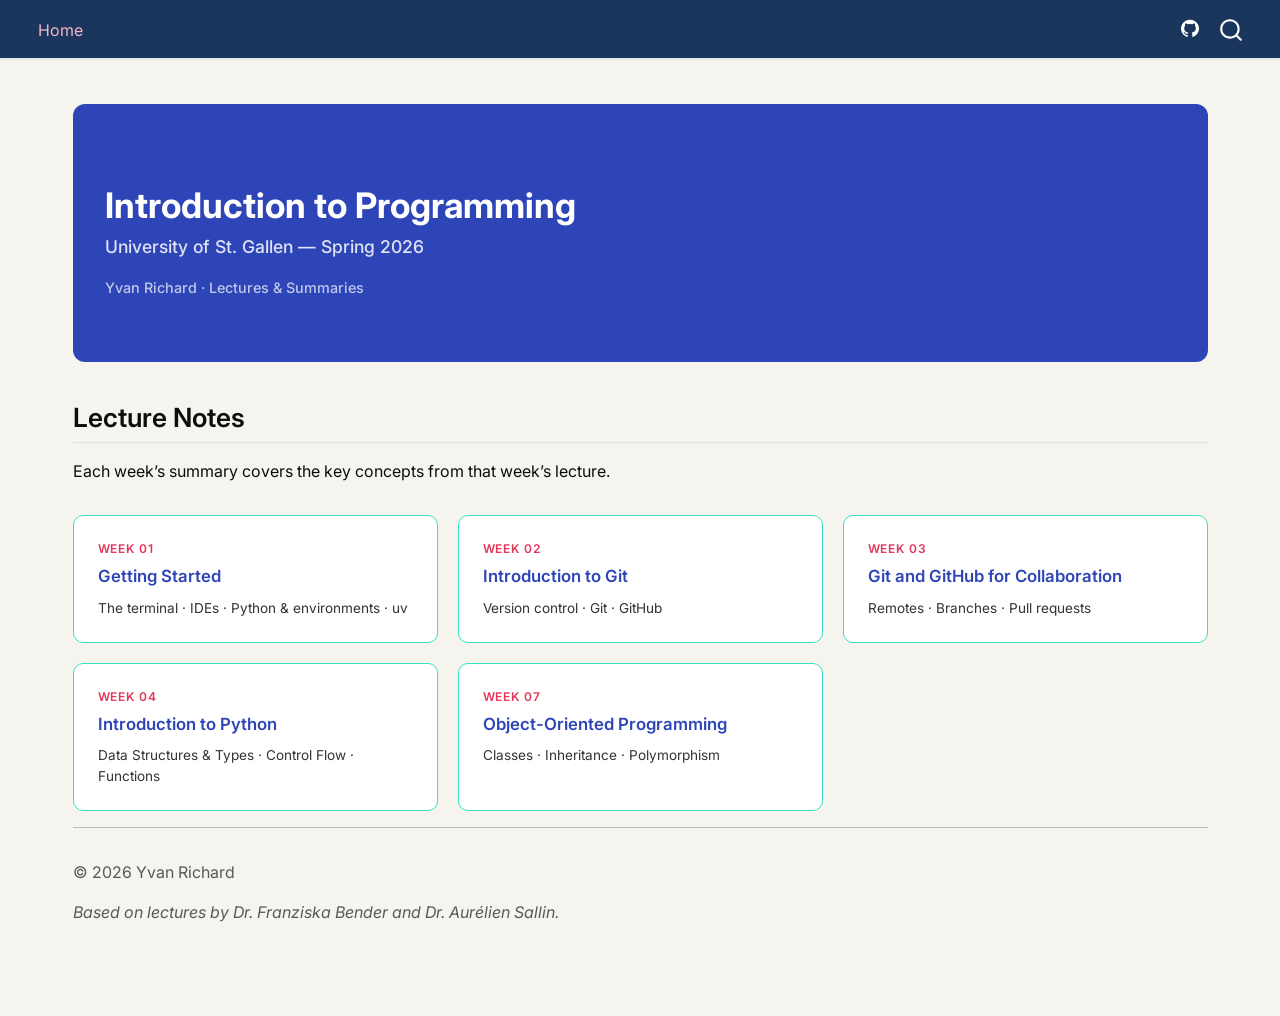
<file: docs/index.html>
<!DOCTYPE html>
<html xmlns="http://www.w3.org/1999/xhtml" lang="en" xml:lang="en"><head>

<meta charset="utf-8">
<meta name="generator" content="quarto-1.8.27">

<meta name="viewport" content="width=device-width, initial-scale=1.0, user-scalable=yes">


<title>index</title>
<style>
code{white-space: pre-wrap;}
span.smallcaps{font-variant: small-caps;}
div.columns{display: flex; gap: min(4vw, 1.5em);}
div.column{flex: auto; overflow-x: auto;}
div.hanging-indent{margin-left: 1.5em; text-indent: -1.5em;}
ul.task-list{list-style: none;}
ul.task-list li input[type="checkbox"] {
  width: 0.8em;
  margin: 0 0.8em 0.2em -1em; /* quarto-specific, see https://github.com/quarto-dev/quarto-cli/issues/4556 */ 
  vertical-align: middle;
}
</style>


<script src="site_libs/quarto-nav/quarto-nav.js"></script>
<script src="site_libs/quarto-nav/headroom.min.js"></script>
<script src="site_libs/clipboard/clipboard.min.js"></script>
<script src="site_libs/quarto-search/autocomplete.umd.js"></script>
<script src="site_libs/quarto-search/fuse.min.js"></script>
<script src="site_libs/quarto-search/quarto-search.js"></script>
<meta name="quarto:offset" content="./">
<script src="site_libs/quarto-html/quarto.js" type="module"></script>
<script src="site_libs/quarto-html/tabsets/tabsets.js" type="module"></script>
<script src="site_libs/quarto-html/axe/axe-check.js" type="module"></script>
<script src="site_libs/quarto-html/popper.min.js"></script>
<script src="site_libs/quarto-html/tippy.umd.min.js"></script>
<script src="site_libs/quarto-html/anchor.min.js"></script>
<link href="site_libs/quarto-html/tippy.css" rel="stylesheet">
<link href="site_libs/quarto-html/quarto-syntax-highlighting-8b4baf804e461d9b72633f0de59a0cac.css" rel="stylesheet" id="quarto-text-highlighting-styles">
<script src="site_libs/bootstrap/bootstrap.min.js"></script>
<link href="site_libs/bootstrap/bootstrap-icons.css" rel="stylesheet">
<link href="site_libs/bootstrap/bootstrap-b1010f415b9c85e6efbf73f098e0bb0a.min.css" rel="stylesheet" append-hash="true" id="quarto-bootstrap" data-mode="light">
<script id="quarto-search-options" type="application/json">{
  "location": "navbar",
  "copy-button": false,
  "collapse-after": 3,
  "panel-placement": "end",
  "type": "overlay",
  "limit": 50,
  "keyboard-shortcut": [
    "f",
    "/",
    "s"
  ],
  "show-item-context": false,
  "language": {
    "search-no-results-text": "No results",
    "search-matching-documents-text": "matching documents",
    "search-copy-link-title": "Copy link to search",
    "search-hide-matches-text": "Hide additional matches",
    "search-more-match-text": "more match in this document",
    "search-more-matches-text": "more matches in this document",
    "search-clear-button-title": "Clear",
    "search-text-placeholder": "",
    "search-detached-cancel-button-title": "Cancel",
    "search-submit-button-title": "Submit",
    "search-label": "Search"
  }
}</script>


</head>

<body class="nav-fixed quarto-light">

<div id="quarto-search-results"></div>
  <header id="quarto-header" class="headroom fixed-top">
    <nav class="navbar navbar-expand-lg " data-bs-theme="dark">
      <div class="navbar-container container-fluid">
            <div id="quarto-search" class="" title="Search"></div>
          <button class="navbar-toggler" type="button" data-bs-toggle="collapse" data-bs-target="#navbarCollapse" aria-controls="navbarCollapse" role="menu" aria-expanded="false" aria-label="Toggle navigation" onclick="if (window.quartoToggleHeadroom) { window.quartoToggleHeadroom(); }">
  <span class="navbar-toggler-icon"></span>
</button>
          <div class="collapse navbar-collapse" id="navbarCollapse">
            <ul class="navbar-nav navbar-nav-scroll me-auto">
  <li class="nav-item">
    <a class="nav-link active" href="./index.html" aria-current="page"> 
<span class="menu-text">Home</span></a>
  </li>  
</ul>
            <ul class="navbar-nav navbar-nav-scroll ms-auto">
  <li class="nav-item compact">
    <a class="nav-link" href="https://github.com/YVYX04/intro_to_programming"> <i class="bi bi-github" role="img" aria-label="GitHub">
</i> 
<span class="menu-text"></span></a>
  </li>  
</ul>
          </div> <!-- /navcollapse -->
            <div class="quarto-navbar-tools">
</div>
      </div> <!-- /container-fluid -->
    </nav>
</header>
<!-- content -->
<div id="quarto-content" class="quarto-container page-columns page-rows-contents page-layout-full page-navbar">
<!-- sidebar -->
<!-- margin-sidebar -->
    
<!-- main -->
<main class="content column-page" id="quarto-document-content"><header id="title-block-header" class="quarto-title-block"></header>




<section id="introduction-to-programming" class="level1 course-hero">
<h1>Introduction to Programming</h1>
<div class="subtitle">
<p>University of St.&nbsp;Gallen — Spring 2026</p>
</div>
<div class="meta">
<p>Yvan Richard · Lectures &amp; Summaries</p>
</div>
</section>
<section id="lecture-notes" class="level2">
<h2 class="anchored" data-anchor-id="lecture-notes">Lecture Notes</h2>
<p>Each week’s summary covers the key concepts from that week’s lecture.</p>
<div class="lecture-grid">
<p><a class="lecture-card" href="lectures/week_01/summary_01.html"> <span class="week-label">Week 01</span> <span class="week-title">Getting Started</span> <span class="week-topics">The terminal · IDEs · Python &amp; environments · uv</span> </a> <a class="lecture-card" href="lectures/week_02/summary_02.html"> <span class="week-label">Week 02</span> <span class="week-title">Introduction to Git</span> <span class="week-topics">Version control · Git · GitHub</span> </a> <a class="lecture-card" href="lectures/week_03/summary_03.html"> <span class="week-label">Week 03</span> <span class="week-title">Git and GitHub for Collaboration</span> <span class="week-topics">Remotes · Branches · Pull requests</span> </a> <a class="lecture-card" href="lectures/week_04/summary_04.html"> <span class="week-label">Week 04</span> <span class="week-title">Introduction to Python</span> <span class="week-topics">Data Structures &amp; Types · Control Flow · Functions</span> </a> <a class="lecture-card" href="lectures/week_07/summary_07.html"> <span class="week-label">Week 07</span> <span class="week-title">Object-Oriented Programming</span> <span class="week-topics">Classes · Inheritance · Polymorphism</span> </a></p>
</div>
<hr>
<div style="font-size: 1rem; color: #595959; margin-top: 2rem;">
<p>© 2026 Yvan Richard</p>
<p><em>Based on lectures by Dr.&nbsp;Franziska Bender and Dr.&nbsp;Aurélien Sallin.</em></p>
</div>


</section>

</main> <!-- /main -->
<script id="quarto-html-after-body" type="application/javascript">
  window.document.addEventListener("DOMContentLoaded", function (event) {
    const icon = "";
    const anchorJS = new window.AnchorJS();
    anchorJS.options = {
      placement: 'right',
      icon: icon
    };
    anchorJS.add('.anchored');
    const isCodeAnnotation = (el) => {
      for (const clz of el.classList) {
        if (clz.startsWith('code-annotation-')) {                     
          return true;
        }
      }
      return false;
    }
    const onCopySuccess = function(e) {
      // button target
      const button = e.trigger;
      // don't keep focus
      button.blur();
      // flash "checked"
      button.classList.add('code-copy-button-checked');
      var currentTitle = button.getAttribute("title");
      button.setAttribute("title", "Copied!");
      let tooltip;
      if (window.bootstrap) {
        button.setAttribute("data-bs-toggle", "tooltip");
        button.setAttribute("data-bs-placement", "left");
        button.setAttribute("data-bs-title", "Copied!");
        tooltip = new bootstrap.Tooltip(button, 
          { trigger: "manual", 
            customClass: "code-copy-button-tooltip",
            offset: [0, -8]});
        tooltip.show();    
      }
      setTimeout(function() {
        if (tooltip) {
          tooltip.hide();
          button.removeAttribute("data-bs-title");
          button.removeAttribute("data-bs-toggle");
          button.removeAttribute("data-bs-placement");
        }
        button.setAttribute("title", currentTitle);
        button.classList.remove('code-copy-button-checked');
      }, 1000);
      // clear code selection
      e.clearSelection();
    }
    const getTextToCopy = function(trigger) {
      const outerScaffold = trigger.parentElement.cloneNode(true);
      const codeEl = outerScaffold.querySelector('code');
      for (const childEl of codeEl.children) {
        if (isCodeAnnotation(childEl)) {
          childEl.remove();
        }
      }
      return codeEl.innerText;
    }
    const clipboard = new window.ClipboardJS('.code-copy-button:not([data-in-quarto-modal])', {
      text: getTextToCopy
    });
    clipboard.on('success', onCopySuccess);
    if (window.document.getElementById('quarto-embedded-source-code-modal')) {
      const clipboardModal = new window.ClipboardJS('.code-copy-button[data-in-quarto-modal]', {
        text: getTextToCopy,
        container: window.document.getElementById('quarto-embedded-source-code-modal')
      });
      clipboardModal.on('success', onCopySuccess);
    }
      var localhostRegex = new RegExp(/^(?:http|https):\/\/localhost\:?[0-9]*\//);
      var mailtoRegex = new RegExp(/^mailto:/);
        var filterRegex = new RegExp('/' + window.location.host + '/');
      var isInternal = (href) => {
          return filterRegex.test(href) || localhostRegex.test(href) || mailtoRegex.test(href);
      }
      // Inspect non-navigation links and adorn them if external
     var links = window.document.querySelectorAll('a[href]:not(.nav-link):not(.navbar-brand):not(.toc-action):not(.sidebar-link):not(.sidebar-item-toggle):not(.pagination-link):not(.no-external):not([aria-hidden]):not(.dropdown-item):not(.quarto-navigation-tool):not(.about-link)');
      for (var i=0; i<links.length; i++) {
        const link = links[i];
        if (!isInternal(link.href)) {
          // undo the damage that might have been done by quarto-nav.js in the case of
          // links that we want to consider external
          if (link.dataset.originalHref !== undefined) {
            link.href = link.dataset.originalHref;
          }
        }
      }
    function tippyHover(el, contentFn, onTriggerFn, onUntriggerFn) {
      const config = {
        allowHTML: true,
        maxWidth: 500,
        delay: 100,
        arrow: false,
        appendTo: function(el) {
            return el.parentElement;
        },
        interactive: true,
        interactiveBorder: 10,
        theme: 'quarto',
        placement: 'bottom-start',
      };
      if (contentFn) {
        config.content = contentFn;
      }
      if (onTriggerFn) {
        config.onTrigger = onTriggerFn;
      }
      if (onUntriggerFn) {
        config.onUntrigger = onUntriggerFn;
      }
      window.tippy(el, config); 
    }
    const noterefs = window.document.querySelectorAll('a[role="doc-noteref"]');
    for (var i=0; i<noterefs.length; i++) {
      const ref = noterefs[i];
      tippyHover(ref, function() {
        // use id or data attribute instead here
        let href = ref.getAttribute('data-footnote-href') || ref.getAttribute('href');
        try { href = new URL(href).hash; } catch {}
        const id = href.replace(/^#\/?/, "");
        const note = window.document.getElementById(id);
        if (note) {
          return note.innerHTML;
        } else {
          return "";
        }
      });
    }
    const xrefs = window.document.querySelectorAll('a.quarto-xref');
    const processXRef = (id, note) => {
      // Strip column container classes
      const stripColumnClz = (el) => {
        el.classList.remove("page-full", "page-columns");
        if (el.children) {
          for (const child of el.children) {
            stripColumnClz(child);
          }
        }
      }
      stripColumnClz(note)
      if (id === null || id.startsWith('sec-')) {
        // Special case sections, only their first couple elements
        const container = document.createElement("div");
        if (note.children && note.children.length > 2) {
          container.appendChild(note.children[0].cloneNode(true));
          for (let i = 1; i < note.children.length; i++) {
            const child = note.children[i];
            if (child.tagName === "P" && child.innerText === "") {
              continue;
            } else {
              container.appendChild(child.cloneNode(true));
              break;
            }
          }
          if (window.Quarto?.typesetMath) {
            window.Quarto.typesetMath(container);
          }
          return container.innerHTML
        } else {
          if (window.Quarto?.typesetMath) {
            window.Quarto.typesetMath(note);
          }
          return note.innerHTML;
        }
      } else {
        // Remove any anchor links if they are present
        const anchorLink = note.querySelector('a.anchorjs-link');
        if (anchorLink) {
          anchorLink.remove();
        }
        if (window.Quarto?.typesetMath) {
          window.Quarto.typesetMath(note);
        }
        if (note.classList.contains("callout")) {
          return note.outerHTML;
        } else {
          return note.innerHTML;
        }
      }
    }
    for (var i=0; i<xrefs.length; i++) {
      const xref = xrefs[i];
      tippyHover(xref, undefined, function(instance) {
        instance.disable();
        let url = xref.getAttribute('href');
        let hash = undefined; 
        if (url.startsWith('#')) {
          hash = url;
        } else {
          try { hash = new URL(url).hash; } catch {}
        }
        if (hash) {
          const id = hash.replace(/^#\/?/, "");
          const note = window.document.getElementById(id);
          if (note !== null) {
            try {
              const html = processXRef(id, note.cloneNode(true));
              instance.setContent(html);
            } finally {
              instance.enable();
              instance.show();
            }
          } else {
            // See if we can fetch this
            fetch(url.split('#')[0])
            .then(res => res.text())
            .then(html => {
              const parser = new DOMParser();
              const htmlDoc = parser.parseFromString(html, "text/html");
              const note = htmlDoc.getElementById(id);
              if (note !== null) {
                const html = processXRef(id, note);
                instance.setContent(html);
              } 
            }).finally(() => {
              instance.enable();
              instance.show();
            });
          }
        } else {
          // See if we can fetch a full url (with no hash to target)
          // This is a special case and we should probably do some content thinning / targeting
          fetch(url)
          .then(res => res.text())
          .then(html => {
            const parser = new DOMParser();
            const htmlDoc = parser.parseFromString(html, "text/html");
            const note = htmlDoc.querySelector('main.content');
            if (note !== null) {
              // This should only happen for chapter cross references
              // (since there is no id in the URL)
              // remove the first header
              if (note.children.length > 0 && note.children[0].tagName === "HEADER") {
                note.children[0].remove();
              }
              const html = processXRef(null, note);
              instance.setContent(html);
            } 
          }).finally(() => {
            instance.enable();
            instance.show();
          });
        }
      }, function(instance) {
      });
    }
        let selectedAnnoteEl;
        const selectorForAnnotation = ( cell, annotation) => {
          let cellAttr = 'data-code-cell="' + cell + '"';
          let lineAttr = 'data-code-annotation="' +  annotation + '"';
          const selector = 'span[' + cellAttr + '][' + lineAttr + ']';
          return selector;
        }
        const selectCodeLines = (annoteEl) => {
          const doc = window.document;
          const targetCell = annoteEl.getAttribute("data-target-cell");
          const targetAnnotation = annoteEl.getAttribute("data-target-annotation");
          const annoteSpan = window.document.querySelector(selectorForAnnotation(targetCell, targetAnnotation));
          const lines = annoteSpan.getAttribute("data-code-lines").split(",");
          const lineIds = lines.map((line) => {
            return targetCell + "-" + line;
          })
          let top = null;
          let height = null;
          let parent = null;
          if (lineIds.length > 0) {
              //compute the position of the single el (top and bottom and make a div)
              const el = window.document.getElementById(lineIds[0]);
              top = el.offsetTop;
              height = el.offsetHeight;
              parent = el.parentElement.parentElement;
            if (lineIds.length > 1) {
              const lastEl = window.document.getElementById(lineIds[lineIds.length - 1]);
              const bottom = lastEl.offsetTop + lastEl.offsetHeight;
              height = bottom - top;
            }
            if (top !== null && height !== null && parent !== null) {
              // cook up a div (if necessary) and position it 
              let div = window.document.getElementById("code-annotation-line-highlight");
              if (div === null) {
                div = window.document.createElement("div");
                div.setAttribute("id", "code-annotation-line-highlight");
                div.style.position = 'absolute';
                parent.appendChild(div);
              }
              div.style.top = top - 2 + "px";
              div.style.height = height + 4 + "px";
              div.style.left = 0;
              let gutterDiv = window.document.getElementById("code-annotation-line-highlight-gutter");
              if (gutterDiv === null) {
                gutterDiv = window.document.createElement("div");
                gutterDiv.setAttribute("id", "code-annotation-line-highlight-gutter");
                gutterDiv.style.position = 'absolute';
                const codeCell = window.document.getElementById(targetCell);
                const gutter = codeCell.querySelector('.code-annotation-gutter');
                gutter.appendChild(gutterDiv);
              }
              gutterDiv.style.top = top - 2 + "px";
              gutterDiv.style.height = height + 4 + "px";
            }
            selectedAnnoteEl = annoteEl;
          }
        };
        const unselectCodeLines = () => {
          const elementsIds = ["code-annotation-line-highlight", "code-annotation-line-highlight-gutter"];
          elementsIds.forEach((elId) => {
            const div = window.document.getElementById(elId);
            if (div) {
              div.remove();
            }
          });
          selectedAnnoteEl = undefined;
        };
          // Handle positioning of the toggle
      window.addEventListener(
        "resize",
        throttle(() => {
          elRect = undefined;
          if (selectedAnnoteEl) {
            selectCodeLines(selectedAnnoteEl);
          }
        }, 10)
      );
      function throttle(fn, ms) {
      let throttle = false;
      let timer;
        return (...args) => {
          if(!throttle) { // first call gets through
              fn.apply(this, args);
              throttle = true;
          } else { // all the others get throttled
              if(timer) clearTimeout(timer); // cancel #2
              timer = setTimeout(() => {
                fn.apply(this, args);
                timer = throttle = false;
              }, ms);
          }
        };
      }
        // Attach click handler to the DT
        const annoteDls = window.document.querySelectorAll('dt[data-target-cell]');
        for (const annoteDlNode of annoteDls) {
          annoteDlNode.addEventListener('click', (event) => {
            const clickedEl = event.target;
            if (clickedEl !== selectedAnnoteEl) {
              unselectCodeLines();
              const activeEl = window.document.querySelector('dt[data-target-cell].code-annotation-active');
              if (activeEl) {
                activeEl.classList.remove('code-annotation-active');
              }
              selectCodeLines(clickedEl);
              clickedEl.classList.add('code-annotation-active');
            } else {
              // Unselect the line
              unselectCodeLines();
              clickedEl.classList.remove('code-annotation-active');
            }
          });
        }
    const findCites = (el) => {
      const parentEl = el.parentElement;
      if (parentEl) {
        const cites = parentEl.dataset.cites;
        if (cites) {
          return {
            el,
            cites: cites.split(' ')
          };
        } else {
          return findCites(el.parentElement)
        }
      } else {
        return undefined;
      }
    };
    var bibliorefs = window.document.querySelectorAll('a[role="doc-biblioref"]');
    for (var i=0; i<bibliorefs.length; i++) {
      const ref = bibliorefs[i];
      const citeInfo = findCites(ref);
      if (citeInfo) {
        tippyHover(citeInfo.el, function() {
          var popup = window.document.createElement('div');
          citeInfo.cites.forEach(function(cite) {
            var citeDiv = window.document.createElement('div');
            citeDiv.classList.add('hanging-indent');
            citeDiv.classList.add('csl-entry');
            var biblioDiv = window.document.getElementById('ref-' + cite);
            if (biblioDiv) {
              citeDiv.innerHTML = biblioDiv.innerHTML;
            }
            popup.appendChild(citeDiv);
          });
          return popup.innerHTML;
        });
      }
    }
  });
  </script>
</div> <!-- /content -->




</body></html>
</file>
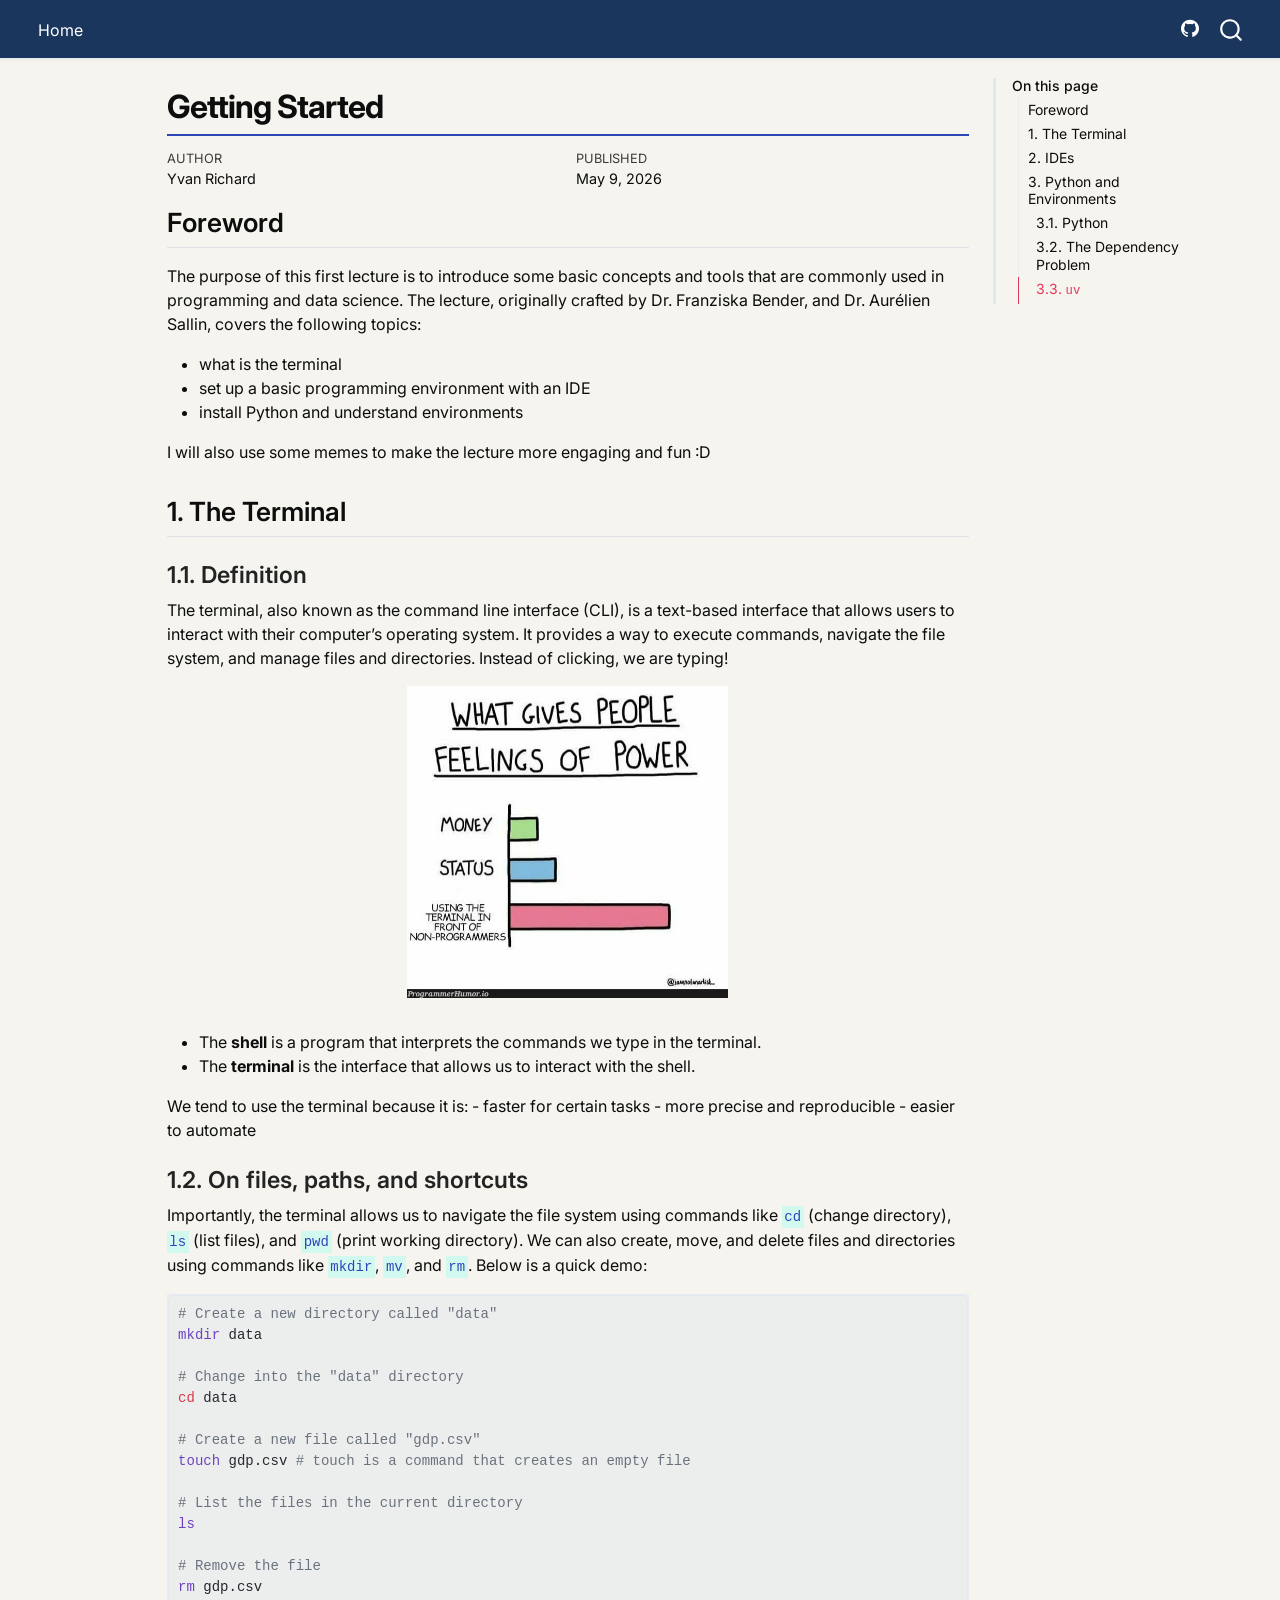
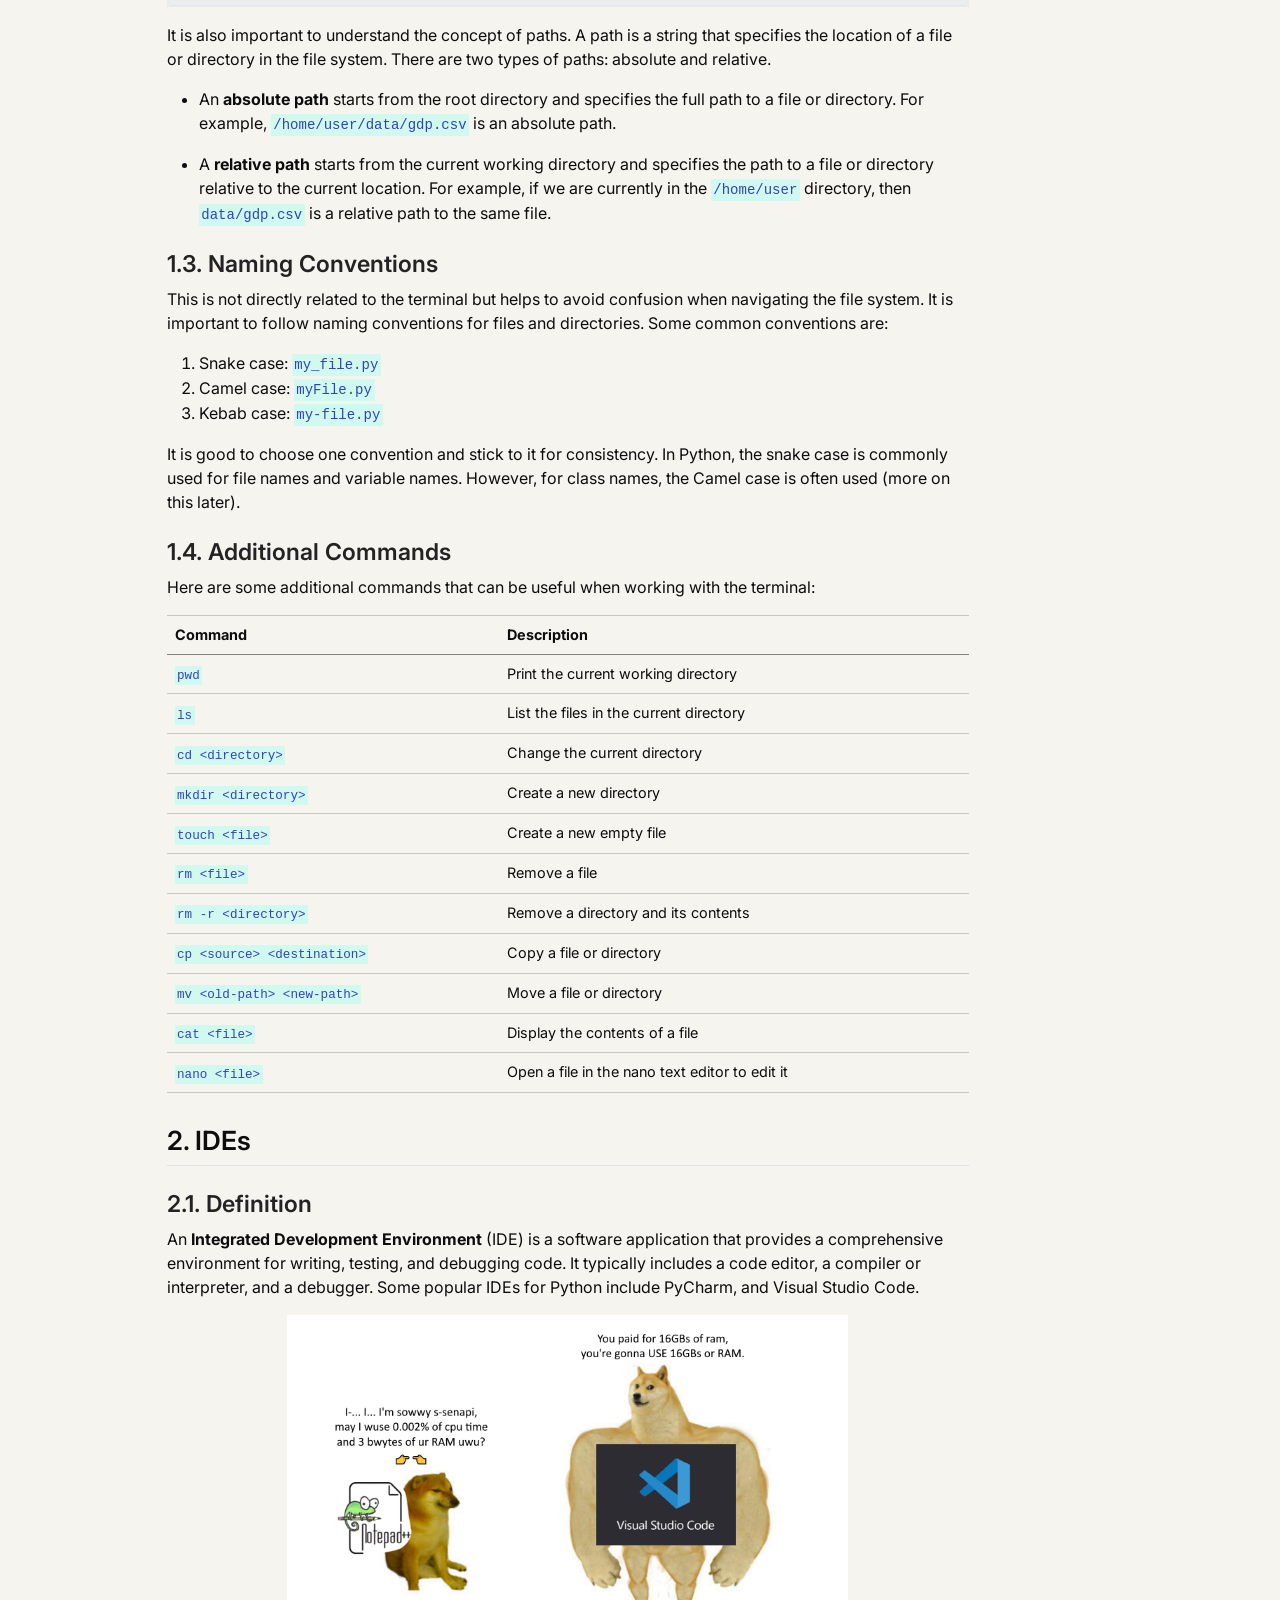
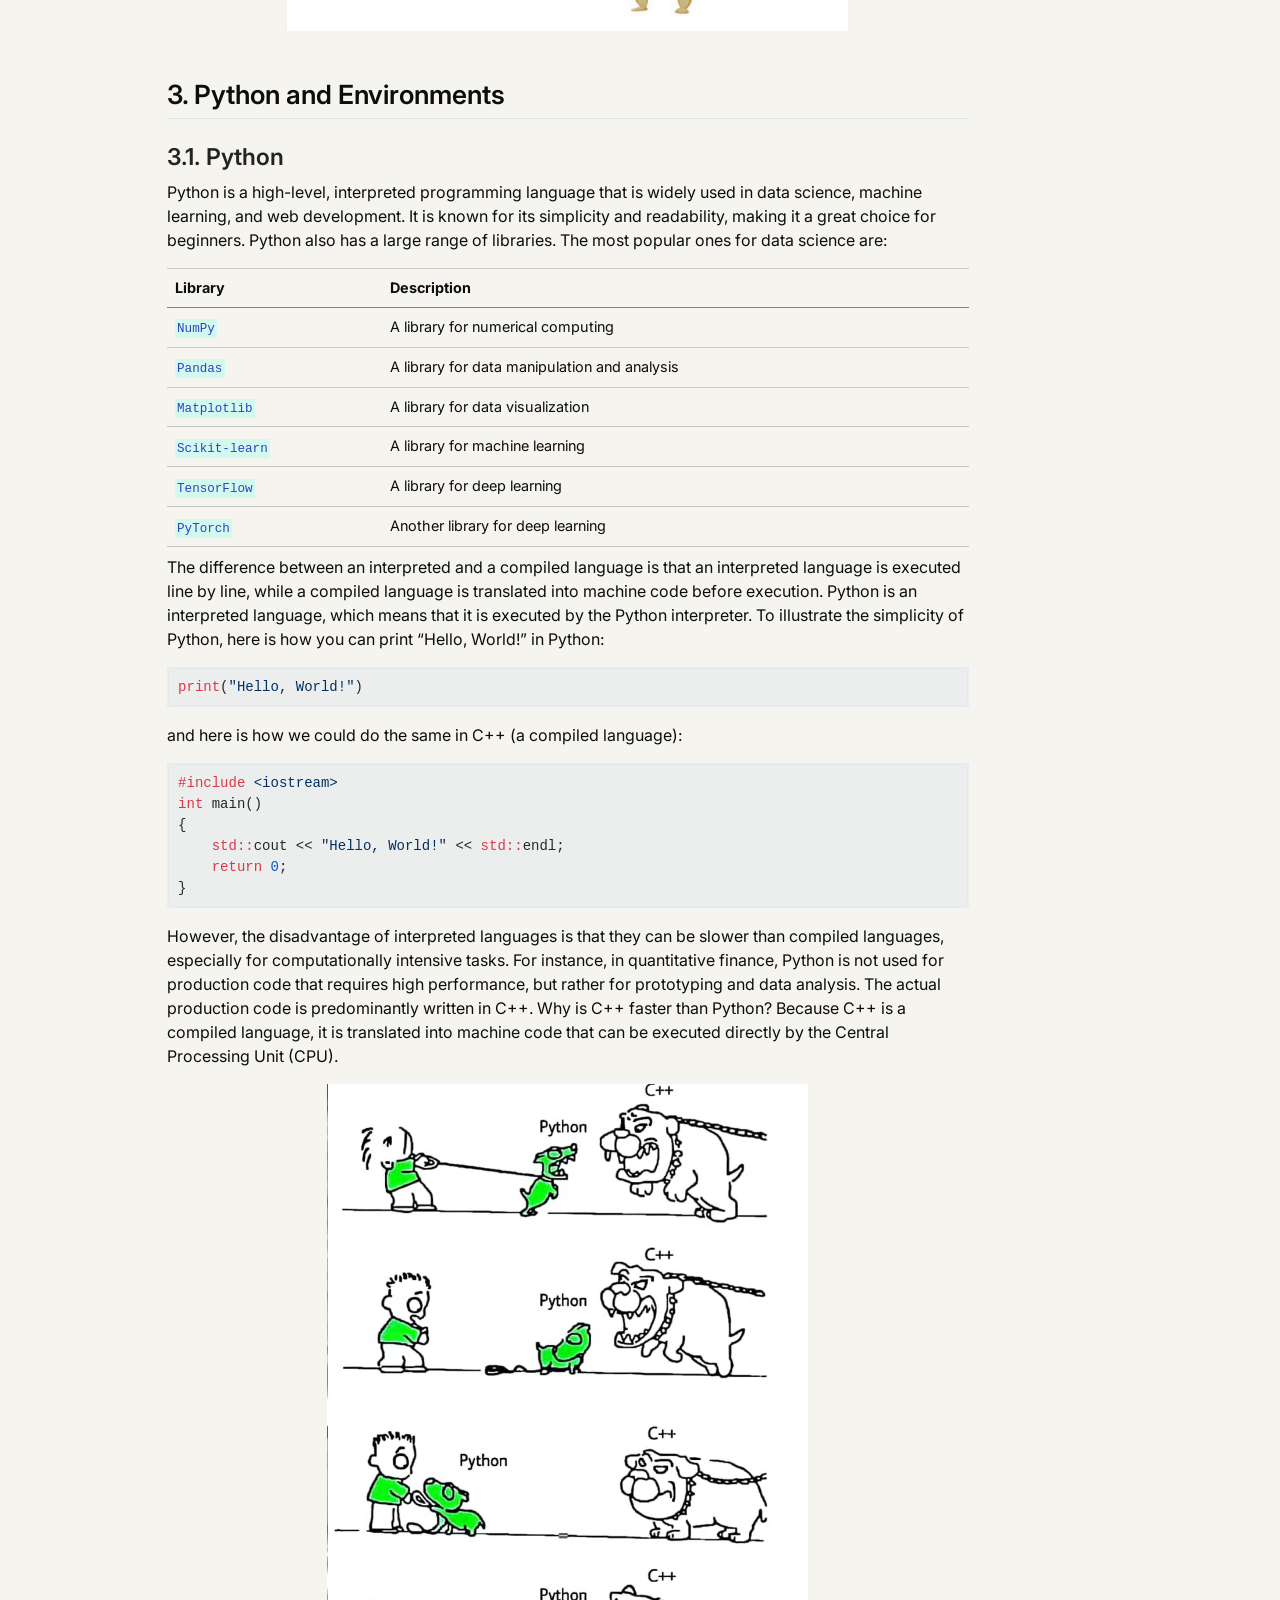
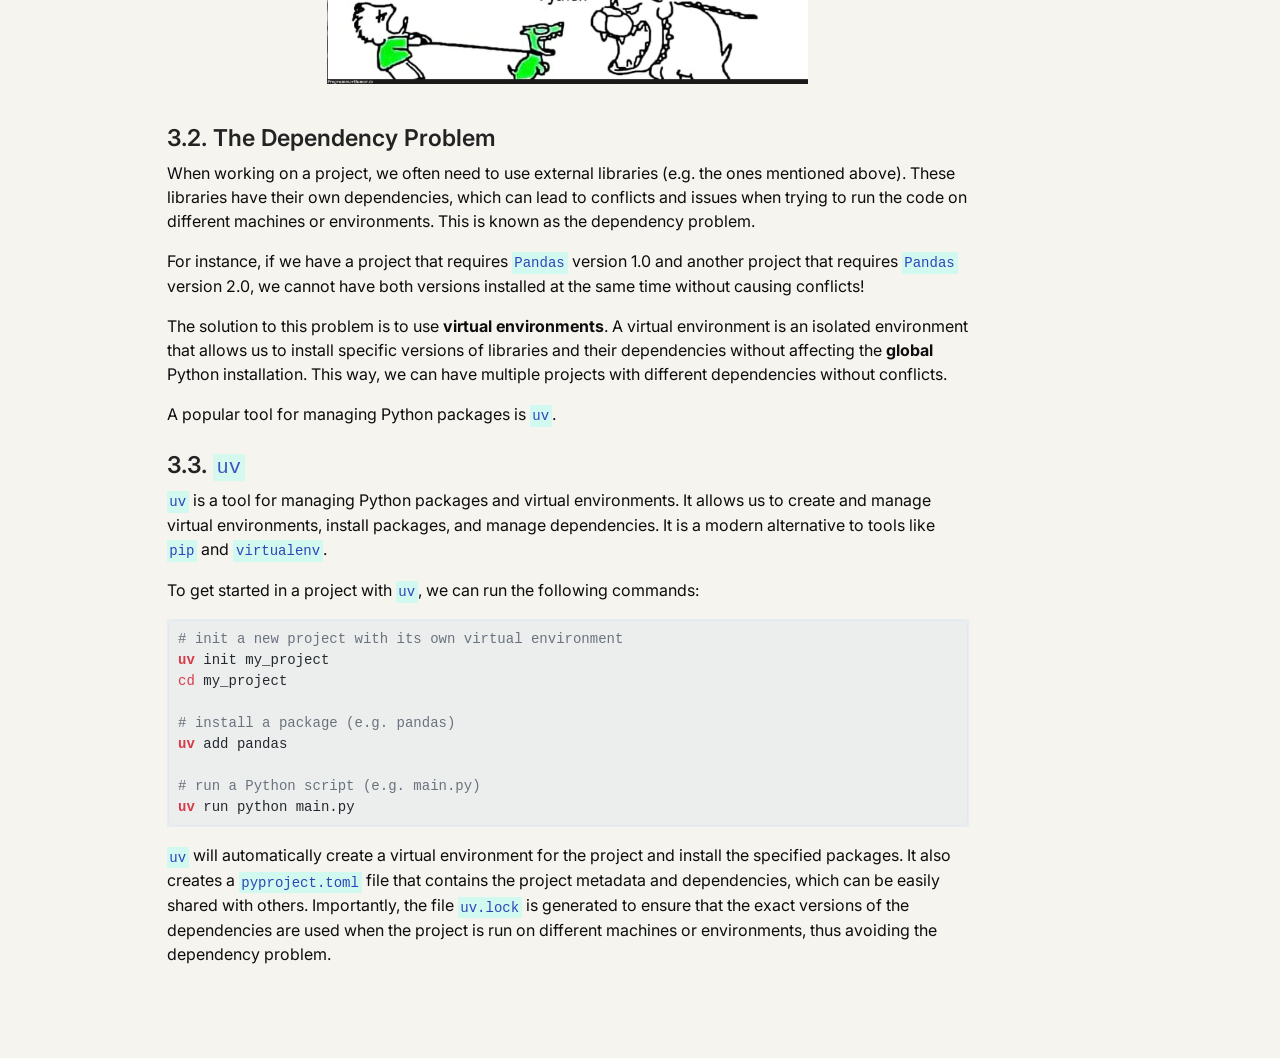
<file: docs/lectures/week_01/summary_01.html>
<!DOCTYPE html>
<html xmlns="http://www.w3.org/1999/xhtml" lang="en" xml:lang="en"><head>

<meta charset="utf-8">
<meta name="generator" content="quarto-1.8.27">

<meta name="viewport" content="width=device-width, initial-scale=1.0, user-scalable=yes">

<meta name="author" content="Yvan Richard">
<meta name="dcterms.date" content="2026-05-09">

<title>Getting Started</title>
<style>
code{white-space: pre-wrap;}
span.smallcaps{font-variant: small-caps;}
div.columns{display: flex; gap: min(4vw, 1.5em);}
div.column{flex: auto; overflow-x: auto;}
div.hanging-indent{margin-left: 1.5em; text-indent: -1.5em;}
ul.task-list{list-style: none;}
ul.task-list li input[type="checkbox"] {
  width: 0.8em;
  margin: 0 0.8em 0.2em -1em; /* quarto-specific, see https://github.com/quarto-dev/quarto-cli/issues/4556 */ 
  vertical-align: middle;
}
/* CSS for syntax highlighting */
html { -webkit-text-size-adjust: 100%; }
pre > code.sourceCode { white-space: pre; position: relative; }
pre > code.sourceCode > span { display: inline-block; line-height: 1.25; }
pre > code.sourceCode > span:empty { height: 1.2em; }
.sourceCode { overflow: visible; }
code.sourceCode > span { color: inherit; text-decoration: inherit; }
div.sourceCode { margin: 1em 0; }
pre.sourceCode { margin: 0; }
@media screen {
div.sourceCode { overflow: auto; }
}
@media print {
pre > code.sourceCode { white-space: pre-wrap; }
pre > code.sourceCode > span { text-indent: -5em; padding-left: 5em; }
}
pre.numberSource code
  { counter-reset: source-line 0; }
pre.numberSource code > span
  { position: relative; left: -4em; counter-increment: source-line; }
pre.numberSource code > span > a:first-child::before
  { content: counter(source-line);
    position: relative; left: -1em; text-align: right; vertical-align: baseline;
    border: none; display: inline-block;
    -webkit-touch-callout: none; -webkit-user-select: none;
    -khtml-user-select: none; -moz-user-select: none;
    -ms-user-select: none; user-select: none;
    padding: 0 4px; width: 4em;
  }
pre.numberSource { margin-left: 3em;  padding-left: 4px; }
div.sourceCode
  {   }
@media screen {
pre > code.sourceCode > span > a:first-child::before { text-decoration: underline; }
}
</style>


<script src="../../site_libs/quarto-nav/quarto-nav.js"></script>
<script src="../../site_libs/quarto-nav/headroom.min.js"></script>
<script src="../../site_libs/clipboard/clipboard.min.js"></script>
<script src="../../site_libs/quarto-search/autocomplete.umd.js"></script>
<script src="../../site_libs/quarto-search/fuse.min.js"></script>
<script src="../../site_libs/quarto-search/quarto-search.js"></script>
<meta name="quarto:offset" content="../../">
<script src="../../site_libs/quarto-html/quarto.js" type="module"></script>
<script src="../../site_libs/quarto-html/tabsets/tabsets.js" type="module"></script>
<script src="../../site_libs/quarto-html/axe/axe-check.js" type="module"></script>
<script src="../../site_libs/quarto-html/popper.min.js"></script>
<script src="../../site_libs/quarto-html/tippy.umd.min.js"></script>
<script src="../../site_libs/quarto-html/anchor.min.js"></script>
<link href="../../site_libs/quarto-html/tippy.css" rel="stylesheet">
<link href="../../site_libs/quarto-html/quarto-syntax-highlighting-8b4baf804e461d9b72633f0de59a0cac.css" rel="stylesheet" id="quarto-text-highlighting-styles">
<script src="../../site_libs/bootstrap/bootstrap.min.js"></script>
<link href="../../site_libs/bootstrap/bootstrap-icons.css" rel="stylesheet">
<link href="../../site_libs/bootstrap/bootstrap-b1010f415b9c85e6efbf73f098e0bb0a.min.css" rel="stylesheet" append-hash="true" id="quarto-bootstrap" data-mode="light">
<script id="quarto-search-options" type="application/json">{
  "location": "navbar",
  "copy-button": false,
  "collapse-after": 3,
  "panel-placement": "end",
  "type": "overlay",
  "limit": 50,
  "keyboard-shortcut": [
    "f",
    "/",
    "s"
  ],
  "show-item-context": false,
  "language": {
    "search-no-results-text": "No results",
    "search-matching-documents-text": "matching documents",
    "search-copy-link-title": "Copy link to search",
    "search-hide-matches-text": "Hide additional matches",
    "search-more-match-text": "more match in this document",
    "search-more-matches-text": "more matches in this document",
    "search-clear-button-title": "Clear",
    "search-text-placeholder": "",
    "search-detached-cancel-button-title": "Cancel",
    "search-submit-button-title": "Submit",
    "search-label": "Search"
  }
}</script>


</head>

<body class="nav-fixed quarto-light">

<div id="quarto-search-results"></div>
  <header id="quarto-header" class="headroom fixed-top">
    <nav class="navbar navbar-expand-lg " data-bs-theme="dark">
      <div class="navbar-container container-fluid">
            <div id="quarto-search" class="" title="Search"></div>
          <button class="navbar-toggler" type="button" data-bs-toggle="collapse" data-bs-target="#navbarCollapse" aria-controls="navbarCollapse" role="menu" aria-expanded="false" aria-label="Toggle navigation" onclick="if (window.quartoToggleHeadroom) { window.quartoToggleHeadroom(); }">
  <span class="navbar-toggler-icon"></span>
</button>
          <div class="collapse navbar-collapse" id="navbarCollapse">
            <ul class="navbar-nav navbar-nav-scroll me-auto">
  <li class="nav-item">
    <a class="nav-link" href="../../index.html"> 
<span class="menu-text">Home</span></a>
  </li>  
</ul>
            <ul class="navbar-nav navbar-nav-scroll ms-auto">
  <li class="nav-item compact">
    <a class="nav-link" href="https://github.com/YVYX04/intro_to_programming"> <i class="bi bi-github" role="img" aria-label="GitHub">
</i> 
<span class="menu-text"></span></a>
  </li>  
</ul>
          </div> <!-- /navcollapse -->
            <div class="quarto-navbar-tools">
</div>
      </div> <!-- /container-fluid -->
    </nav>
</header>
<!-- content -->
<div id="quarto-content" class="quarto-container page-columns page-rows-contents page-layout-article page-navbar">
<!-- sidebar -->
<!-- margin-sidebar -->
    <div id="quarto-margin-sidebar" class="sidebar margin-sidebar">
        <nav id="TOC" role="doc-toc" class="toc-active">
    <h2 id="toc-title">On this page</h2>
   
  <ul>
  <li><a href="#foreword" id="toc-foreword" class="nav-link active" data-scroll-target="#foreword">Foreword</a></li>
  <li><a href="#the-terminal" id="toc-the-terminal" class="nav-link" data-scroll-target="#the-terminal">1. The Terminal</a>
  <ul class="collapse">
  <li><a href="#definition" id="toc-definition" class="nav-link" data-scroll-target="#definition">1.1. Definition</a></li>
  <li><a href="#on-files-paths-and-shortcuts" id="toc-on-files-paths-and-shortcuts" class="nav-link" data-scroll-target="#on-files-paths-and-shortcuts">1.2. On files, paths, and shortcuts</a></li>
  <li><a href="#naming-conventions" id="toc-naming-conventions" class="nav-link" data-scroll-target="#naming-conventions">1.3. Naming Conventions</a></li>
  <li><a href="#additional-commands" id="toc-additional-commands" class="nav-link" data-scroll-target="#additional-commands">1.4. Additional Commands</a></li>
  </ul></li>
  <li><a href="#ides" id="toc-ides" class="nav-link" data-scroll-target="#ides">2. IDEs</a>
  <ul class="collapse">
  <li><a href="#definition-1" id="toc-definition-1" class="nav-link" data-scroll-target="#definition-1">2.1. Definition</a></li>
  </ul></li>
  <li><a href="#python-and-environments" id="toc-python-and-environments" class="nav-link" data-scroll-target="#python-and-environments">3. Python and Environments</a>
  <ul class="collapse">
  <li><a href="#python" id="toc-python" class="nav-link" data-scroll-target="#python">3.1. Python</a></li>
  <li><a href="#the-dependency-problem" id="toc-the-dependency-problem" class="nav-link" data-scroll-target="#the-dependency-problem">3.2. The Dependency Problem</a></li>
  <li><a href="#uv" id="toc-uv" class="nav-link" data-scroll-target="#uv">3.3. <code>uv</code></a></li>
  </ul></li>
  </ul>
</nav>
    </div>
<!-- main -->
<main class="content" id="quarto-document-content">

<header id="title-block-header" class="quarto-title-block default">
<div class="quarto-title">
<h1 class="title">Getting Started</h1>
</div>



<div class="quarto-title-meta">

    <div>
    <div class="quarto-title-meta-heading">Author</div>
    <div class="quarto-title-meta-contents">
             <p>Yvan Richard </p>
          </div>
  </div>
    
    <div>
    <div class="quarto-title-meta-heading">Published</div>
    <div class="quarto-title-meta-contents">
      <p class="date">May 9, 2026</p>
    </div>
  </div>
  
    
  </div>
  


</header>


<section id="foreword" class="level2">
<h2 class="anchored" data-anchor-id="foreword">Foreword</h2>
<p>The purpose of this first lecture is to introduce some basic concepts and tools that are commonly used in programming and data science. The lecture, originally crafted by Dr.&nbsp;Franziska Bender, and Dr.&nbsp;Aurélien Sallin, covers the following topics:</p>
<ul>
<li>what is the terminal</li>
<li>set up a basic programming environment with an IDE</li>
<li>install Python and understand environments</li>
</ul>
<p>I will also use some memes to make the lecture more engaging and fun :D</p>
</section>
<section id="the-terminal" class="level2">
<h2 class="anchored" data-anchor-id="the-terminal">1. The Terminal</h2>
<section id="definition" class="level3">
<h3 class="anchored" data-anchor-id="definition">1.1. Definition</h3>
<p>The terminal, also known as the command line interface (CLI), is a text-based interface that allows users to interact with their computer’s operating system. It provides a way to execute commands, navigate the file system, and manage files and directories. Instead of clicking, we are typing!</p>
<div class="quarto-figure quarto-figure-center">
<figure class="figure">
<p><img src="../../assets/images/terminal.jpg" class="img-fluid quarto-figure quarto-figure-center figure-img" style="width:40.0%"></p>
</figure>
</div>
<ul>
<li>The <strong>shell</strong> is a program that interprets the commands we type in the terminal.</li>
<li>The <strong>terminal</strong> is the interface that allows us to interact with the shell.</li>
</ul>
<p>We tend to use the terminal because it is: - faster for certain tasks - more precise and reproducible - easier to automate</p>
</section>
<section id="on-files-paths-and-shortcuts" class="level3">
<h3 class="anchored" data-anchor-id="on-files-paths-and-shortcuts">1.2. On files, paths, and shortcuts</h3>
<p>Importantly, the terminal allows us to navigate the file system using commands like <code>cd</code> (change directory), <code>ls</code> (list files), and <code>pwd</code> (print working directory). We can also create, move, and delete files and directories using commands like <code>mkdir</code>, <code>mv</code>, and <code>rm</code>. Below is a quick demo:</p>
<div class="code-copy-outer-scaffold"><div class="sourceCode" id="cb1"><pre class="sourceCode bash code-with-copy"><code class="sourceCode bash"><span id="cb1-1"><a href="#cb1-1" aria-hidden="true" tabindex="-1"></a><span class="co"># Create a new directory called "data"</span></span>
<span id="cb1-2"><a href="#cb1-2" aria-hidden="true" tabindex="-1"></a><span class="fu">mkdir</span> data</span>
<span id="cb1-3"><a href="#cb1-3" aria-hidden="true" tabindex="-1"></a></span>
<span id="cb1-4"><a href="#cb1-4" aria-hidden="true" tabindex="-1"></a><span class="co"># Change into the "data" directory</span></span>
<span id="cb1-5"><a href="#cb1-5" aria-hidden="true" tabindex="-1"></a><span class="bu">cd</span> data</span>
<span id="cb1-6"><a href="#cb1-6" aria-hidden="true" tabindex="-1"></a></span>
<span id="cb1-7"><a href="#cb1-7" aria-hidden="true" tabindex="-1"></a><span class="co"># Create a new file called "gdp.csv"</span></span>
<span id="cb1-8"><a href="#cb1-8" aria-hidden="true" tabindex="-1"></a><span class="fu">touch</span> gdp.csv <span class="co"># touch is a command that creates an empty file</span></span>
<span id="cb1-9"><a href="#cb1-9" aria-hidden="true" tabindex="-1"></a></span>
<span id="cb1-10"><a href="#cb1-10" aria-hidden="true" tabindex="-1"></a><span class="co"># List the files in the current directory</span></span>
<span id="cb1-11"><a href="#cb1-11" aria-hidden="true" tabindex="-1"></a><span class="fu">ls</span></span>
<span id="cb1-12"><a href="#cb1-12" aria-hidden="true" tabindex="-1"></a></span>
<span id="cb1-13"><a href="#cb1-13" aria-hidden="true" tabindex="-1"></a><span class="co"># Remove the file</span></span>
<span id="cb1-14"><a href="#cb1-14" aria-hidden="true" tabindex="-1"></a><span class="fu">rm</span> gdp.csv</span></code></pre></div><button title="Copy to Clipboard" class="code-copy-button"><i class="bi"></i></button></div>
<p>It is also important to understand the concept of paths. A path is a string that specifies the location of a file or directory in the file system. There are two types of paths: absolute and relative.</p>
<ul>
<li><p>An <strong>absolute path</strong> starts from the root directory and specifies the full path to a file or directory. For example, <code>/home/user/data/gdp.csv</code> is an absolute path.</p></li>
<li><p>A <strong>relative path</strong> starts from the current working directory and specifies the path to a file or directory relative to the current location. For example, if we are currently in the <code>/home/user</code> directory, then <code>data/gdp.csv</code> is a relative path to the same file.</p></li>
</ul>
</section>
<section id="naming-conventions" class="level3">
<h3 class="anchored" data-anchor-id="naming-conventions">1.3. Naming Conventions</h3>
<p>This is not directly related to the terminal but helps to avoid confusion when navigating the file system. It is important to follow naming conventions for files and directories. Some common conventions are:</p>
<ol type="1">
<li>Snake case: <code>my_file.py</code></li>
<li>Camel case: <code>myFile.py</code></li>
<li>Kebab case: <code>my-file.py</code></li>
</ol>
<p>It is good to choose one convention and stick to it for consistency. In Python, the snake case is commonly used for file names and variable names. However, for class names, the Camel case is often used (more on this later).</p>
</section>
<section id="additional-commands" class="level3">
<h3 class="anchored" data-anchor-id="additional-commands">1.4. Additional Commands</h3>
<p>Here are some additional commands that can be useful when working with the terminal:</p>
<table class="caption-top table">
<thead>
<tr class="header">
<th>Command</th>
<th>Description</th>
</tr>
</thead>
<tbody>
<tr class="odd">
<td><code>pwd</code></td>
<td>Print the current working directory</td>
</tr>
<tr class="even">
<td><code>ls</code></td>
<td>List the files in the current directory</td>
</tr>
<tr class="odd">
<td><code>cd &lt;directory&gt;</code></td>
<td>Change the current directory</td>
</tr>
<tr class="even">
<td><code>mkdir &lt;directory&gt;</code></td>
<td>Create a new directory</td>
</tr>
<tr class="odd">
<td><code>touch &lt;file&gt;</code></td>
<td>Create a new empty file</td>
</tr>
<tr class="even">
<td><code>rm &lt;file&gt;</code></td>
<td>Remove a file</td>
</tr>
<tr class="odd">
<td><code>rm -r &lt;directory&gt;</code></td>
<td>Remove a directory and its contents</td>
</tr>
<tr class="even">
<td><code>cp &lt;source&gt; &lt;destination&gt;</code></td>
<td>Copy a file or directory</td>
</tr>
<tr class="odd">
<td><code>mv &lt;old-path&gt; &lt;new-path&gt;</code></td>
<td>Move a file or directory</td>
</tr>
<tr class="even">
<td><code>cat &lt;file&gt;</code></td>
<td>Display the contents of a file</td>
</tr>
<tr class="odd">
<td><code>nano &lt;file&gt;</code></td>
<td>Open a file in the nano text editor to edit it</td>
</tr>
</tbody>
</table>
</section>
</section>
<section id="ides" class="level2">
<h2 class="anchored" data-anchor-id="ides">2. IDEs</h2>
<section id="definition-1" class="level3">
<h3 class="anchored" data-anchor-id="definition-1">2.1. Definition</h3>
<p>An <strong>Integrated Development Environment</strong> (IDE) is a software application that provides a comprehensive environment for writing, testing, and debugging code. It typically includes a code editor, a compiler or interpreter, and a debugger. Some popular IDEs for Python include PyCharm, and Visual Studio Code.</p>
<div class="quarto-figure quarto-figure-center">
<figure class="figure">
<p><img src="../../assets/images/vscode.png" class="img-fluid quarto-figure quarto-figure-center figure-img" style="width:70.0%"></p>
</figure>
</div>
</section>
</section>
<section id="python-and-environments" class="level2">
<h2 class="anchored" data-anchor-id="python-and-environments">3. Python and Environments</h2>
<section id="python" class="level3">
<h3 class="anchored" data-anchor-id="python">3.1. Python</h3>
<p>Python is a high-level, interpreted programming language that is widely used in data science, machine learning, and web development. It is known for its simplicity and readability, making it a great choice for beginners. Python also has a large range of libraries. The most popular ones for data science are:</p>
<table class="caption-top table">
<thead>
<tr class="header">
<th>Library</th>
<th>Description</th>
</tr>
</thead>
<tbody>
<tr class="odd">
<td><code>NumPy</code></td>
<td>A library for numerical computing</td>
</tr>
<tr class="even">
<td><code>Pandas</code></td>
<td>A library for data manipulation and analysis</td>
</tr>
<tr class="odd">
<td><code>Matplotlib</code></td>
<td>A library for data visualization</td>
</tr>
<tr class="even">
<td><code>Scikit-learn</code></td>
<td>A library for machine learning</td>
</tr>
<tr class="odd">
<td><code>TensorFlow</code></td>
<td>A library for deep learning</td>
</tr>
<tr class="even">
<td><code>PyTorch</code></td>
<td>Another library for deep learning</td>
</tr>
</tbody>
</table>
<p>The difference between an interpreted and a compiled language is that an interpreted language is executed line by line, while a compiled language is translated into machine code before execution. Python is an interpreted language, which means that it is executed by the Python interpreter. To illustrate the simplicity of Python, here is how you can print “Hello, World!” in Python:</p>
<div class="code-copy-outer-scaffold"><div class="sourceCode" id="cb2"><pre class="sourceCode python code-with-copy"><code class="sourceCode python"><span id="cb2-1"><a href="#cb2-1" aria-hidden="true" tabindex="-1"></a><span class="bu">print</span>(<span class="st">"Hello, World!"</span>)</span></code></pre></div><button title="Copy to Clipboard" class="code-copy-button"><i class="bi"></i></button></div>
<p>and here is how we could do the same in C++ (a compiled language):</p>
<div class="code-copy-outer-scaffold"><div class="sourceCode" id="cb3"><pre class="sourceCode cpp code-with-copy"><code class="sourceCode cpp"><span id="cb3-1"><a href="#cb3-1" aria-hidden="true" tabindex="-1"></a><span class="pp">#include </span><span class="im">&lt;iostream&gt;</span></span>
<span id="cb3-2"><a href="#cb3-2" aria-hidden="true" tabindex="-1"></a><span class="dt">int</span> main<span class="op">()</span></span>
<span id="cb3-3"><a href="#cb3-3" aria-hidden="true" tabindex="-1"></a><span class="op">{</span></span>
<span id="cb3-4"><a href="#cb3-4" aria-hidden="true" tabindex="-1"></a>    <span class="bu">std::</span>cout <span class="op">&lt;&lt;</span> <span class="st">"Hello, World!"</span> <span class="op">&lt;&lt;</span> <span class="bu">std::</span>endl<span class="op">;</span></span>
<span id="cb3-5"><a href="#cb3-5" aria-hidden="true" tabindex="-1"></a>    <span class="cf">return</span> <span class="dv">0</span><span class="op">;</span></span>
<span id="cb3-6"><a href="#cb3-6" aria-hidden="true" tabindex="-1"></a><span class="op">}</span></span></code></pre></div><button title="Copy to Clipboard" class="code-copy-button"><i class="bi"></i></button></div>
<p>However, the disadvantage of interpreted languages is that they can be slower than compiled languages, especially for computationally intensive tasks. For instance, in quantitative finance, Python is not used for production code that requires high performance, but rather for prototyping and data analysis. The actual production code is predominantly written in C++. Why is C++ faster than Python? Because C++ is a compiled language, it is translated into machine code that can be executed directly by the Central Processing Unit (CPU).</p>
<div class="quarto-figure quarto-figure-center">
<figure class="figure">
<p><img src="../../assets/images/cpp.jpg" class="img-fluid quarto-figure quarto-figure-center figure-img" style="width:60.0%"></p>
</figure>
</div>
</section>
<section id="the-dependency-problem" class="level3">
<h3 class="anchored" data-anchor-id="the-dependency-problem">3.2. The Dependency Problem</h3>
<p>When working on a project, we often need to use external libraries (e.g.&nbsp;the ones mentioned above). These libraries have their own dependencies, which can lead to conflicts and issues when trying to run the code on different machines or environments. This is known as the dependency problem.</p>
<p>For instance, if we have a project that requires <code>Pandas</code> version 1.0 and another project that requires <code>Pandas</code> version 2.0, we cannot have both versions installed at the same time without causing conflicts!</p>
<p>The solution to this problem is to use <strong>virtual environments</strong>. A virtual environment is an isolated environment that allows us to install specific versions of libraries and their dependencies without affecting the <strong>global</strong> Python installation. This way, we can have multiple projects with different dependencies without conflicts.</p>
<p>A popular tool for managing Python packages is <code>uv</code>.</p>
</section>
<section id="uv" class="level3">
<h3 class="anchored" data-anchor-id="uv">3.3. <code>uv</code></h3>
<p><code>uv</code> is a tool for managing Python packages and virtual environments. It allows us to create and manage virtual environments, install packages, and manage dependencies. It is a modern alternative to tools like <code>pip</code> and <code>virtualenv</code>.</p>
<p>To get started in a project with <code>uv</code>, we can run the following commands:</p>
<div class="code-copy-outer-scaffold"><div class="sourceCode" id="cb4"><pre class="sourceCode bash code-with-copy"><code class="sourceCode bash"><span id="cb4-1"><a href="#cb4-1" aria-hidden="true" tabindex="-1"></a><span class="co"># init a new project with its own virtual environment</span></span>
<span id="cb4-2"><a href="#cb4-2" aria-hidden="true" tabindex="-1"></a><span class="ex">uv</span> init my_project</span>
<span id="cb4-3"><a href="#cb4-3" aria-hidden="true" tabindex="-1"></a><span class="bu">cd</span> my_project</span>
<span id="cb4-4"><a href="#cb4-4" aria-hidden="true" tabindex="-1"></a></span>
<span id="cb4-5"><a href="#cb4-5" aria-hidden="true" tabindex="-1"></a><span class="co"># install a package (e.g. pandas)</span></span>
<span id="cb4-6"><a href="#cb4-6" aria-hidden="true" tabindex="-1"></a><span class="ex">uv</span> add pandas</span>
<span id="cb4-7"><a href="#cb4-7" aria-hidden="true" tabindex="-1"></a></span>
<span id="cb4-8"><a href="#cb4-8" aria-hidden="true" tabindex="-1"></a><span class="co"># run a Python script (e.g. main.py)</span></span>
<span id="cb4-9"><a href="#cb4-9" aria-hidden="true" tabindex="-1"></a><span class="ex">uv</span> run python main.py</span></code></pre></div><button title="Copy to Clipboard" class="code-copy-button"><i class="bi"></i></button></div>
<p><code>uv</code> will automatically create a virtual environment for the project and install the specified packages. It also creates a <code>pyproject.toml</code> file that contains the project metadata and dependencies, which can be easily shared with others. Importantly, the file <code>uv.lock</code> is generated to ensure that the exact versions of the dependencies are used when the project is run on different machines or environments, thus avoiding the dependency problem.</p>


</section>
</section>

</main> <!-- /main -->
<script id="quarto-html-after-body" type="application/javascript">
  window.document.addEventListener("DOMContentLoaded", function (event) {
    const icon = "";
    const anchorJS = new window.AnchorJS();
    anchorJS.options = {
      placement: 'right',
      icon: icon
    };
    anchorJS.add('.anchored');
    const isCodeAnnotation = (el) => {
      for (const clz of el.classList) {
        if (clz.startsWith('code-annotation-')) {                     
          return true;
        }
      }
      return false;
    }
    const onCopySuccess = function(e) {
      // button target
      const button = e.trigger;
      // don't keep focus
      button.blur();
      // flash "checked"
      button.classList.add('code-copy-button-checked');
      var currentTitle = button.getAttribute("title");
      button.setAttribute("title", "Copied!");
      let tooltip;
      if (window.bootstrap) {
        button.setAttribute("data-bs-toggle", "tooltip");
        button.setAttribute("data-bs-placement", "left");
        button.setAttribute("data-bs-title", "Copied!");
        tooltip = new bootstrap.Tooltip(button, 
          { trigger: "manual", 
            customClass: "code-copy-button-tooltip",
            offset: [0, -8]});
        tooltip.show();    
      }
      setTimeout(function() {
        if (tooltip) {
          tooltip.hide();
          button.removeAttribute("data-bs-title");
          button.removeAttribute("data-bs-toggle");
          button.removeAttribute("data-bs-placement");
        }
        button.setAttribute("title", currentTitle);
        button.classList.remove('code-copy-button-checked');
      }, 1000);
      // clear code selection
      e.clearSelection();
    }
    const getTextToCopy = function(trigger) {
      const outerScaffold = trigger.parentElement.cloneNode(true);
      const codeEl = outerScaffold.querySelector('code');
      for (const childEl of codeEl.children) {
        if (isCodeAnnotation(childEl)) {
          childEl.remove();
        }
      }
      return codeEl.innerText;
    }
    const clipboard = new window.ClipboardJS('.code-copy-button:not([data-in-quarto-modal])', {
      text: getTextToCopy
    });
    clipboard.on('success', onCopySuccess);
    if (window.document.getElementById('quarto-embedded-source-code-modal')) {
      const clipboardModal = new window.ClipboardJS('.code-copy-button[data-in-quarto-modal]', {
        text: getTextToCopy,
        container: window.document.getElementById('quarto-embedded-source-code-modal')
      });
      clipboardModal.on('success', onCopySuccess);
    }
      var localhostRegex = new RegExp(/^(?:http|https):\/\/localhost\:?[0-9]*\//);
      var mailtoRegex = new RegExp(/^mailto:/);
        var filterRegex = new RegExp('/' + window.location.host + '/');
      var isInternal = (href) => {
          return filterRegex.test(href) || localhostRegex.test(href) || mailtoRegex.test(href);
      }
      // Inspect non-navigation links and adorn them if external
     var links = window.document.querySelectorAll('a[href]:not(.nav-link):not(.navbar-brand):not(.toc-action):not(.sidebar-link):not(.sidebar-item-toggle):not(.pagination-link):not(.no-external):not([aria-hidden]):not(.dropdown-item):not(.quarto-navigation-tool):not(.about-link)');
      for (var i=0; i<links.length; i++) {
        const link = links[i];
        if (!isInternal(link.href)) {
          // undo the damage that might have been done by quarto-nav.js in the case of
          // links that we want to consider external
          if (link.dataset.originalHref !== undefined) {
            link.href = link.dataset.originalHref;
          }
        }
      }
    function tippyHover(el, contentFn, onTriggerFn, onUntriggerFn) {
      const config = {
        allowHTML: true,
        maxWidth: 500,
        delay: 100,
        arrow: false,
        appendTo: function(el) {
            return el.parentElement;
        },
        interactive: true,
        interactiveBorder: 10,
        theme: 'quarto',
        placement: 'bottom-start',
      };
      if (contentFn) {
        config.content = contentFn;
      }
      if (onTriggerFn) {
        config.onTrigger = onTriggerFn;
      }
      if (onUntriggerFn) {
        config.onUntrigger = onUntriggerFn;
      }
      window.tippy(el, config); 
    }
    const noterefs = window.document.querySelectorAll('a[role="doc-noteref"]');
    for (var i=0; i<noterefs.length; i++) {
      const ref = noterefs[i];
      tippyHover(ref, function() {
        // use id or data attribute instead here
        let href = ref.getAttribute('data-footnote-href') || ref.getAttribute('href');
        try { href = new URL(href).hash; } catch {}
        const id = href.replace(/^#\/?/, "");
        const note = window.document.getElementById(id);
        if (note) {
          return note.innerHTML;
        } else {
          return "";
        }
      });
    }
    const xrefs = window.document.querySelectorAll('a.quarto-xref');
    const processXRef = (id, note) => {
      // Strip column container classes
      const stripColumnClz = (el) => {
        el.classList.remove("page-full", "page-columns");
        if (el.children) {
          for (const child of el.children) {
            stripColumnClz(child);
          }
        }
      }
      stripColumnClz(note)
      if (id === null || id.startsWith('sec-')) {
        // Special case sections, only their first couple elements
        const container = document.createElement("div");
        if (note.children && note.children.length > 2) {
          container.appendChild(note.children[0].cloneNode(true));
          for (let i = 1; i < note.children.length; i++) {
            const child = note.children[i];
            if (child.tagName === "P" && child.innerText === "") {
              continue;
            } else {
              container.appendChild(child.cloneNode(true));
              break;
            }
          }
          if (window.Quarto?.typesetMath) {
            window.Quarto.typesetMath(container);
          }
          return container.innerHTML
        } else {
          if (window.Quarto?.typesetMath) {
            window.Quarto.typesetMath(note);
          }
          return note.innerHTML;
        }
      } else {
        // Remove any anchor links if they are present
        const anchorLink = note.querySelector('a.anchorjs-link');
        if (anchorLink) {
          anchorLink.remove();
        }
        if (window.Quarto?.typesetMath) {
          window.Quarto.typesetMath(note);
        }
        if (note.classList.contains("callout")) {
          return note.outerHTML;
        } else {
          return note.innerHTML;
        }
      }
    }
    for (var i=0; i<xrefs.length; i++) {
      const xref = xrefs[i];
      tippyHover(xref, undefined, function(instance) {
        instance.disable();
        let url = xref.getAttribute('href');
        let hash = undefined; 
        if (url.startsWith('#')) {
          hash = url;
        } else {
          try { hash = new URL(url).hash; } catch {}
        }
        if (hash) {
          const id = hash.replace(/^#\/?/, "");
          const note = window.document.getElementById(id);
          if (note !== null) {
            try {
              const html = processXRef(id, note.cloneNode(true));
              instance.setContent(html);
            } finally {
              instance.enable();
              instance.show();
            }
          } else {
            // See if we can fetch this
            fetch(url.split('#')[0])
            .then(res => res.text())
            .then(html => {
              const parser = new DOMParser();
              const htmlDoc = parser.parseFromString(html, "text/html");
              const note = htmlDoc.getElementById(id);
              if (note !== null) {
                const html = processXRef(id, note);
                instance.setContent(html);
              } 
            }).finally(() => {
              instance.enable();
              instance.show();
            });
          }
        } else {
          // See if we can fetch a full url (with no hash to target)
          // This is a special case and we should probably do some content thinning / targeting
          fetch(url)
          .then(res => res.text())
          .then(html => {
            const parser = new DOMParser();
            const htmlDoc = parser.parseFromString(html, "text/html");
            const note = htmlDoc.querySelector('main.content');
            if (note !== null) {
              // This should only happen for chapter cross references
              // (since there is no id in the URL)
              // remove the first header
              if (note.children.length > 0 && note.children[0].tagName === "HEADER") {
                note.children[0].remove();
              }
              const html = processXRef(null, note);
              instance.setContent(html);
            } 
          }).finally(() => {
            instance.enable();
            instance.show();
          });
        }
      }, function(instance) {
      });
    }
        let selectedAnnoteEl;
        const selectorForAnnotation = ( cell, annotation) => {
          let cellAttr = 'data-code-cell="' + cell + '"';
          let lineAttr = 'data-code-annotation="' +  annotation + '"';
          const selector = 'span[' + cellAttr + '][' + lineAttr + ']';
          return selector;
        }
        const selectCodeLines = (annoteEl) => {
          const doc = window.document;
          const targetCell = annoteEl.getAttribute("data-target-cell");
          const targetAnnotation = annoteEl.getAttribute("data-target-annotation");
          const annoteSpan = window.document.querySelector(selectorForAnnotation(targetCell, targetAnnotation));
          const lines = annoteSpan.getAttribute("data-code-lines").split(",");
          const lineIds = lines.map((line) => {
            return targetCell + "-" + line;
          })
          let top = null;
          let height = null;
          let parent = null;
          if (lineIds.length > 0) {
              //compute the position of the single el (top and bottom and make a div)
              const el = window.document.getElementById(lineIds[0]);
              top = el.offsetTop;
              height = el.offsetHeight;
              parent = el.parentElement.parentElement;
            if (lineIds.length > 1) {
              const lastEl = window.document.getElementById(lineIds[lineIds.length - 1]);
              const bottom = lastEl.offsetTop + lastEl.offsetHeight;
              height = bottom - top;
            }
            if (top !== null && height !== null && parent !== null) {
              // cook up a div (if necessary) and position it 
              let div = window.document.getElementById("code-annotation-line-highlight");
              if (div === null) {
                div = window.document.createElement("div");
                div.setAttribute("id", "code-annotation-line-highlight");
                div.style.position = 'absolute';
                parent.appendChild(div);
              }
              div.style.top = top - 2 + "px";
              div.style.height = height + 4 + "px";
              div.style.left = 0;
              let gutterDiv = window.document.getElementById("code-annotation-line-highlight-gutter");
              if (gutterDiv === null) {
                gutterDiv = window.document.createElement("div");
                gutterDiv.setAttribute("id", "code-annotation-line-highlight-gutter");
                gutterDiv.style.position = 'absolute';
                const codeCell = window.document.getElementById(targetCell);
                const gutter = codeCell.querySelector('.code-annotation-gutter');
                gutter.appendChild(gutterDiv);
              }
              gutterDiv.style.top = top - 2 + "px";
              gutterDiv.style.height = height + 4 + "px";
            }
            selectedAnnoteEl = annoteEl;
          }
        };
        const unselectCodeLines = () => {
          const elementsIds = ["code-annotation-line-highlight", "code-annotation-line-highlight-gutter"];
          elementsIds.forEach((elId) => {
            const div = window.document.getElementById(elId);
            if (div) {
              div.remove();
            }
          });
          selectedAnnoteEl = undefined;
        };
          // Handle positioning of the toggle
      window.addEventListener(
        "resize",
        throttle(() => {
          elRect = undefined;
          if (selectedAnnoteEl) {
            selectCodeLines(selectedAnnoteEl);
          }
        }, 10)
      );
      function throttle(fn, ms) {
      let throttle = false;
      let timer;
        return (...args) => {
          if(!throttle) { // first call gets through
              fn.apply(this, args);
              throttle = true;
          } else { // all the others get throttled
              if(timer) clearTimeout(timer); // cancel #2
              timer = setTimeout(() => {
                fn.apply(this, args);
                timer = throttle = false;
              }, ms);
          }
        };
      }
        // Attach click handler to the DT
        const annoteDls = window.document.querySelectorAll('dt[data-target-cell]');
        for (const annoteDlNode of annoteDls) {
          annoteDlNode.addEventListener('click', (event) => {
            const clickedEl = event.target;
            if (clickedEl !== selectedAnnoteEl) {
              unselectCodeLines();
              const activeEl = window.document.querySelector('dt[data-target-cell].code-annotation-active');
              if (activeEl) {
                activeEl.classList.remove('code-annotation-active');
              }
              selectCodeLines(clickedEl);
              clickedEl.classList.add('code-annotation-active');
            } else {
              // Unselect the line
              unselectCodeLines();
              clickedEl.classList.remove('code-annotation-active');
            }
          });
        }
    const findCites = (el) => {
      const parentEl = el.parentElement;
      if (parentEl) {
        const cites = parentEl.dataset.cites;
        if (cites) {
          return {
            el,
            cites: cites.split(' ')
          };
        } else {
          return findCites(el.parentElement)
        }
      } else {
        return undefined;
      }
    };
    var bibliorefs = window.document.querySelectorAll('a[role="doc-biblioref"]');
    for (var i=0; i<bibliorefs.length; i++) {
      const ref = bibliorefs[i];
      const citeInfo = findCites(ref);
      if (citeInfo) {
        tippyHover(citeInfo.el, function() {
          var popup = window.document.createElement('div');
          citeInfo.cites.forEach(function(cite) {
            var citeDiv = window.document.createElement('div');
            citeDiv.classList.add('hanging-indent');
            citeDiv.classList.add('csl-entry');
            var biblioDiv = window.document.getElementById('ref-' + cite);
            if (biblioDiv) {
              citeDiv.innerHTML = biblioDiv.innerHTML;
            }
            popup.appendChild(citeDiv);
          });
          return popup.innerHTML;
        });
      }
    }
  });
  </script>
</div> <!-- /content -->




</body></html>
</file>
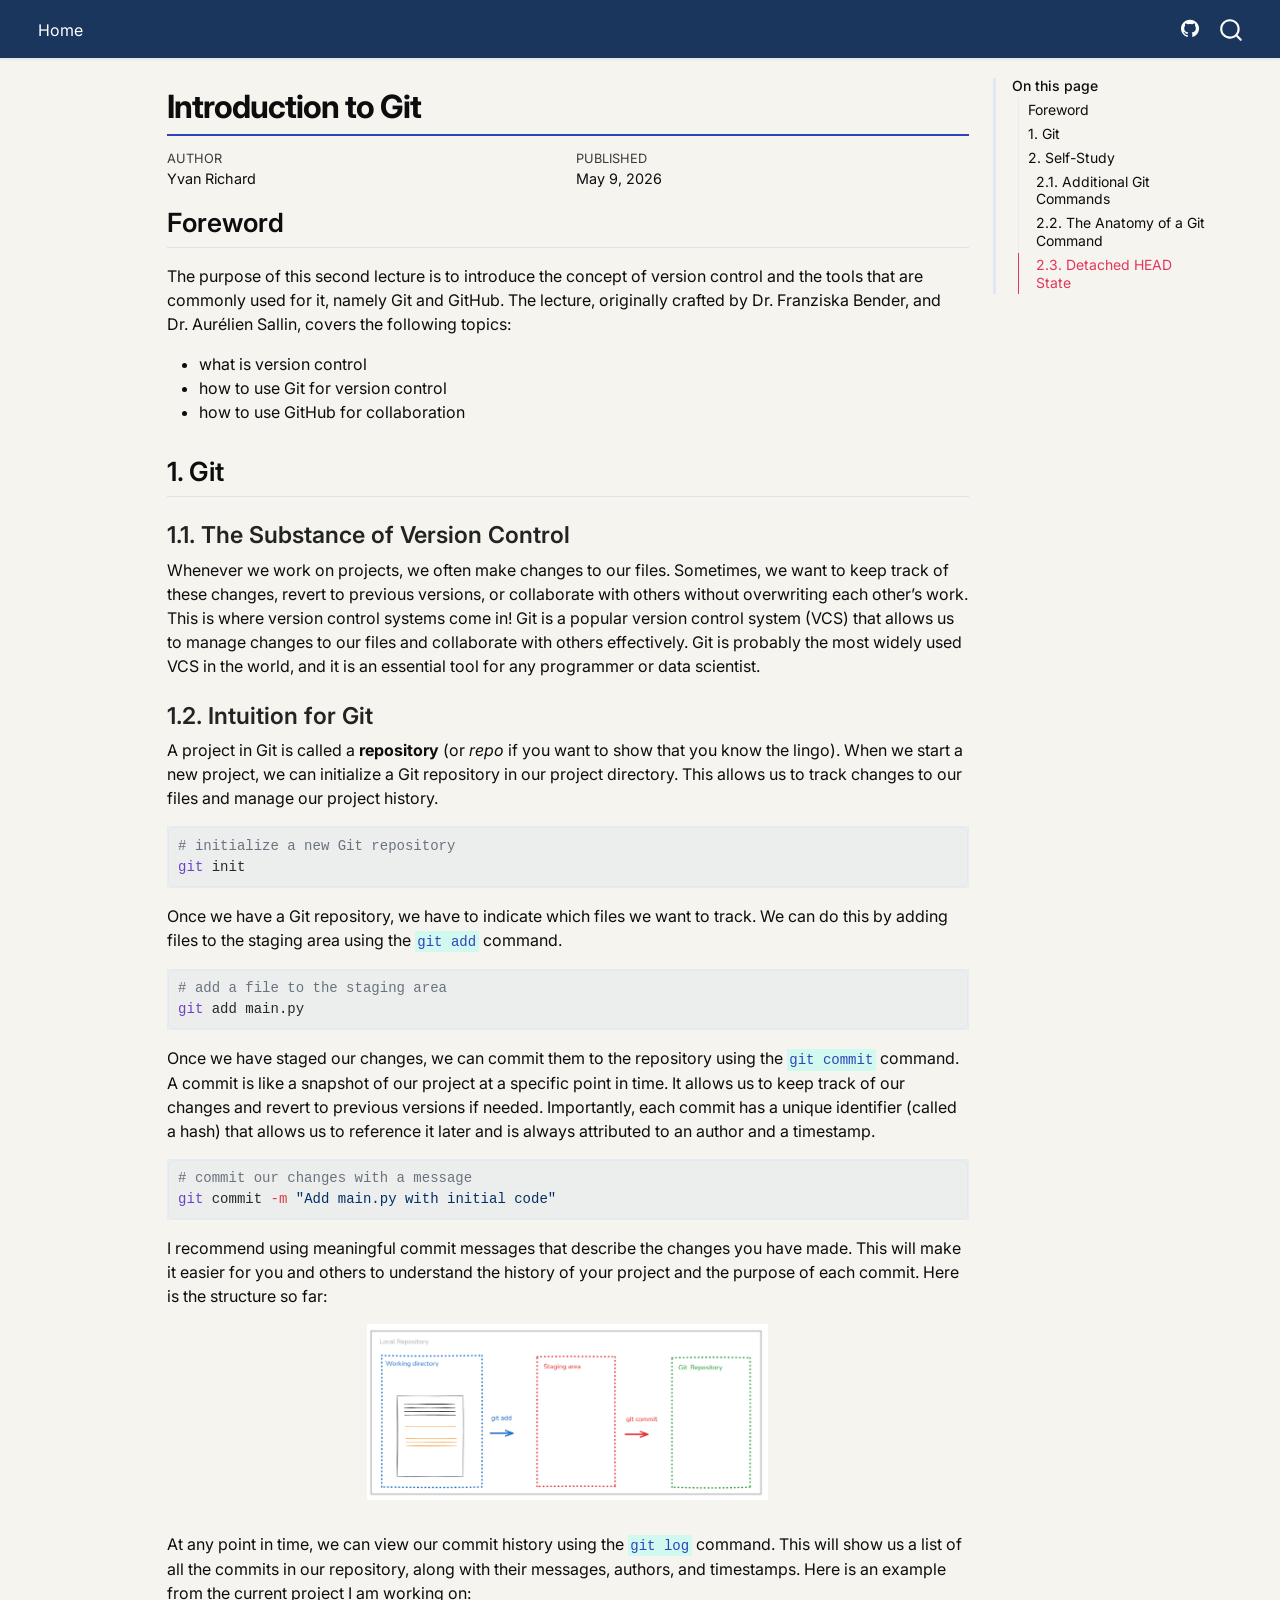
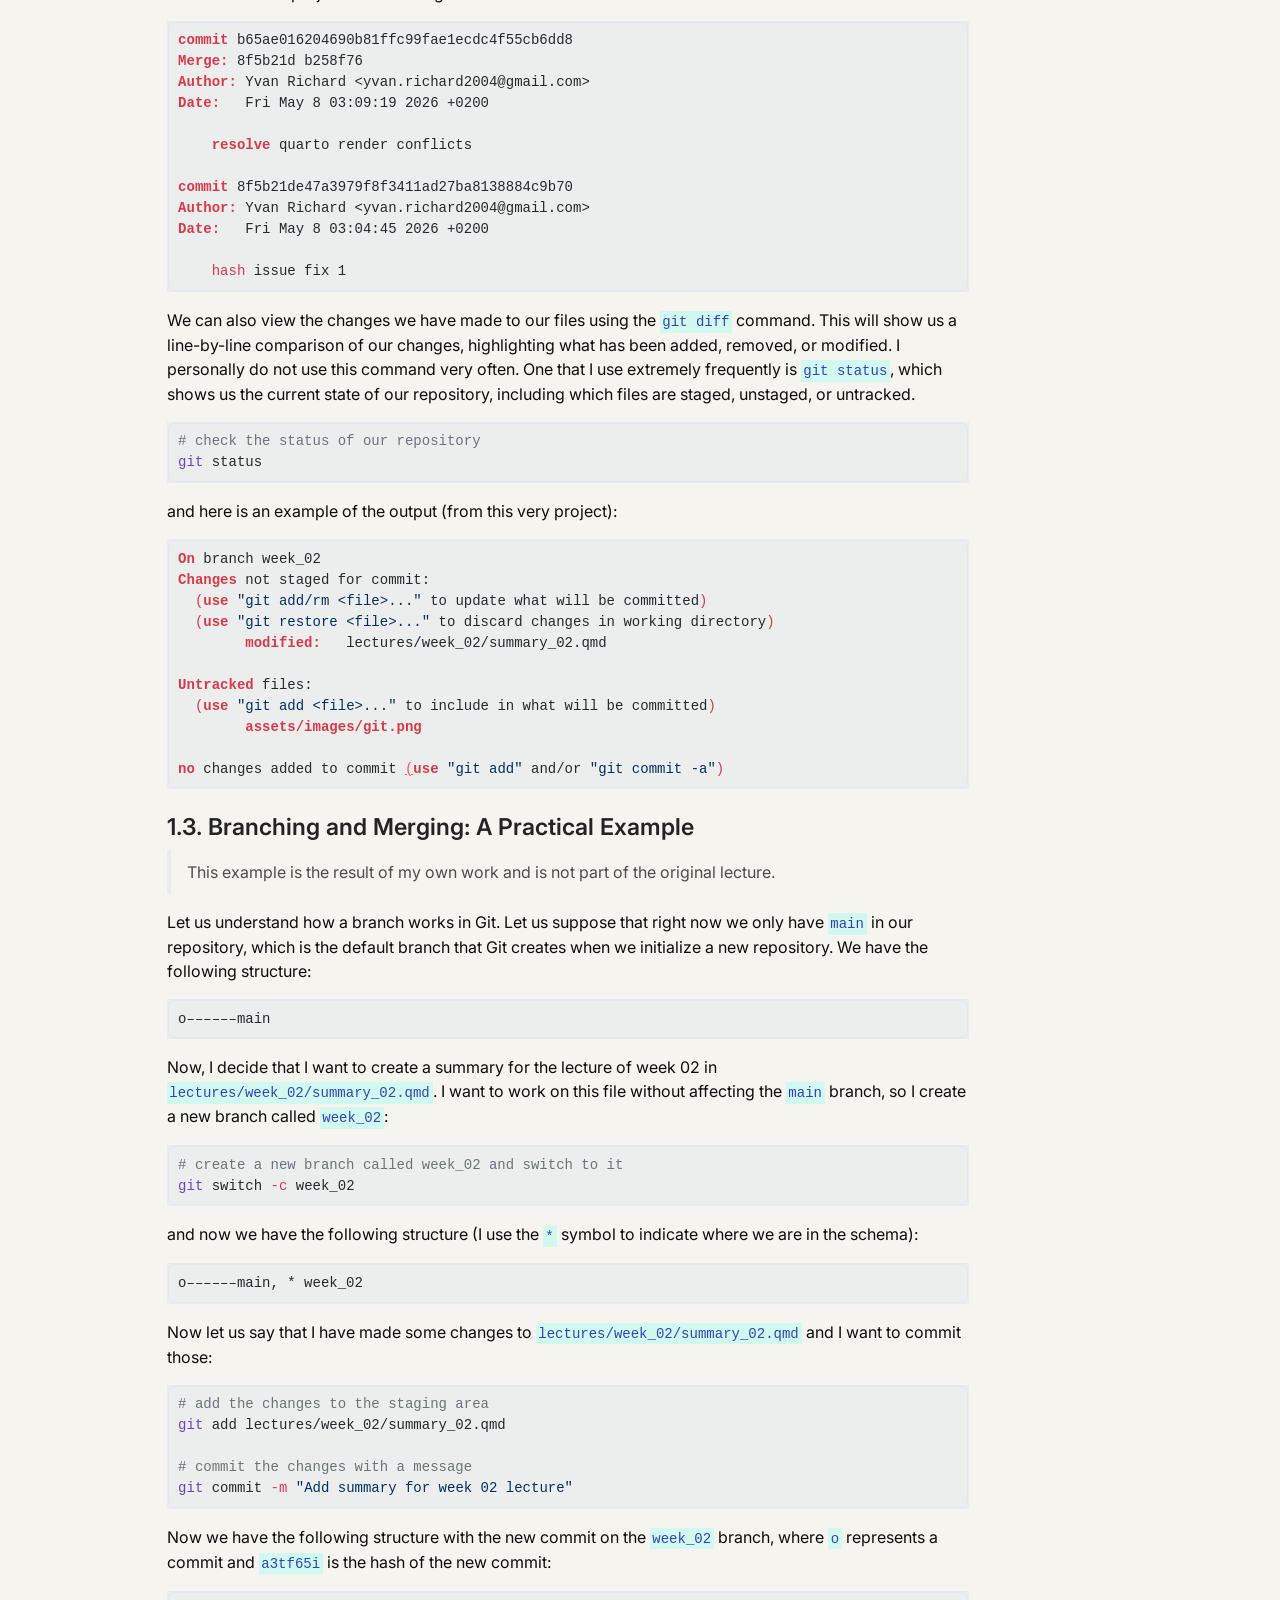
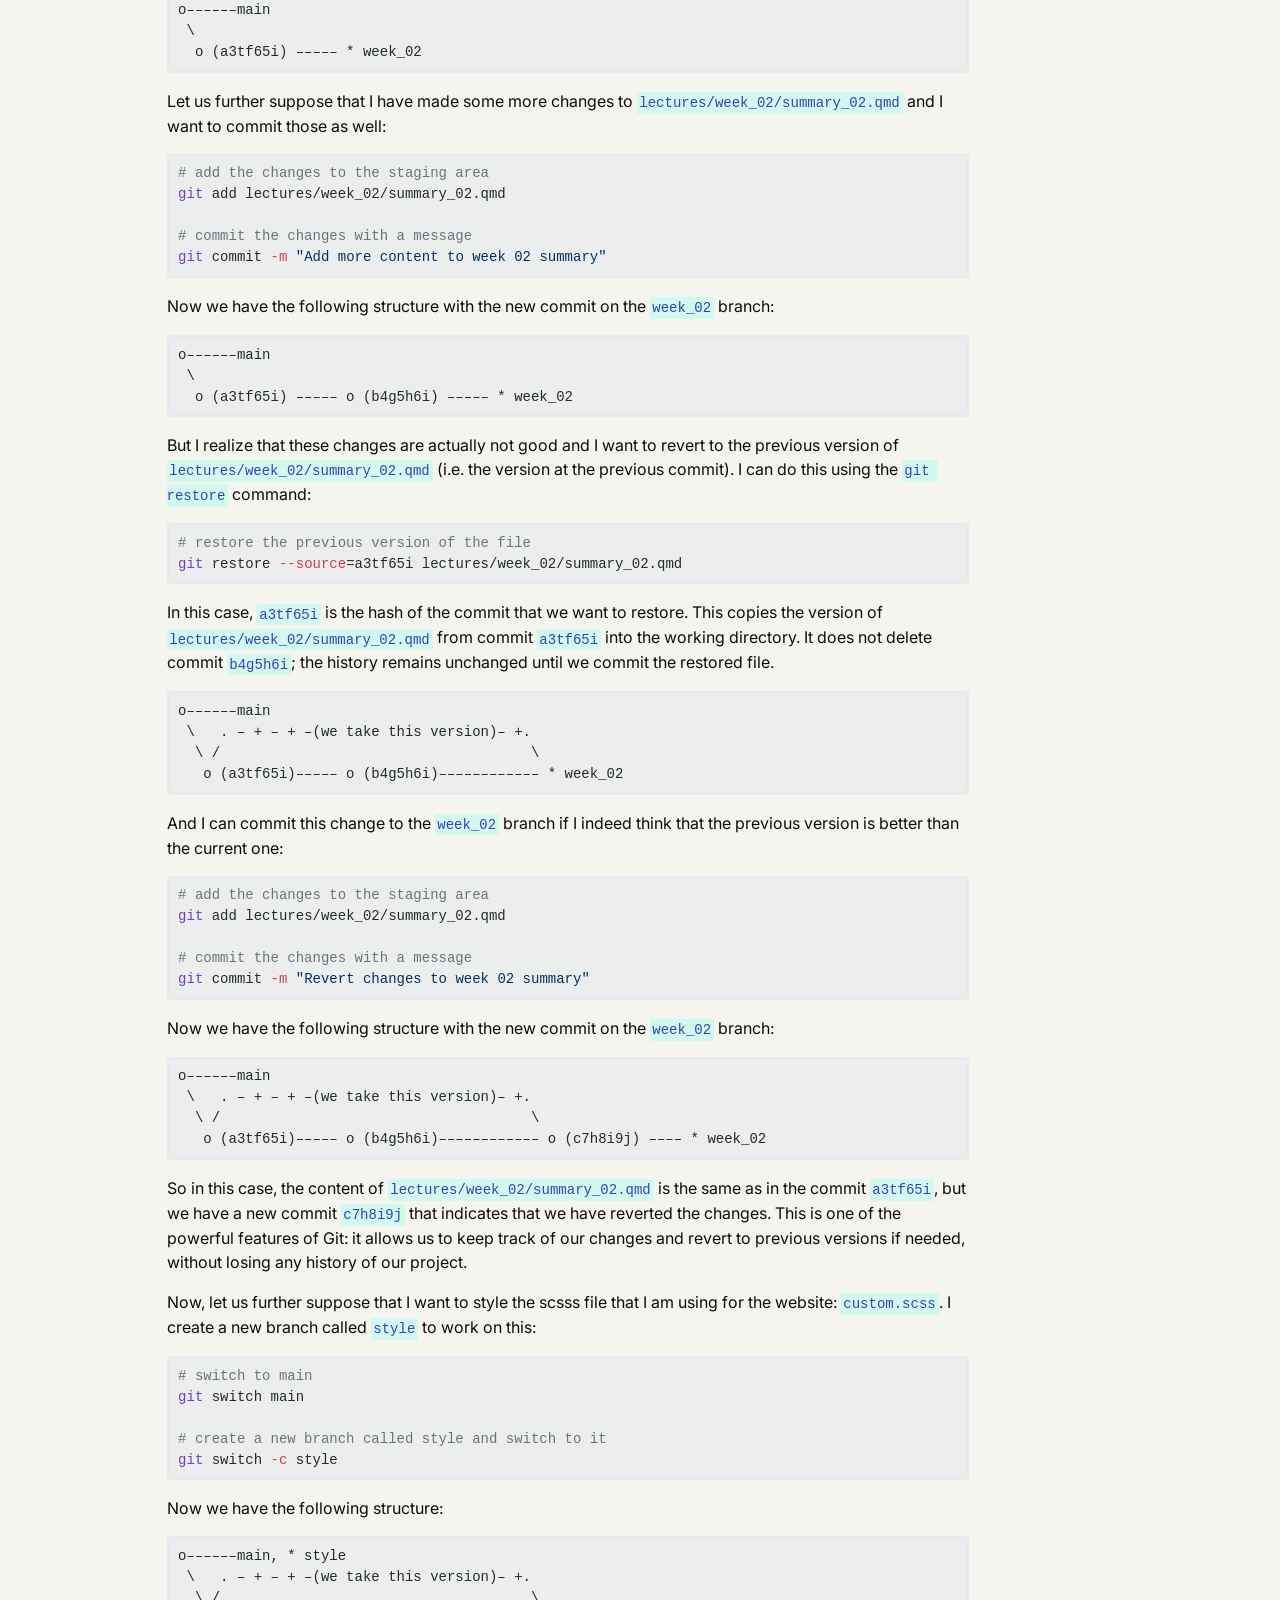
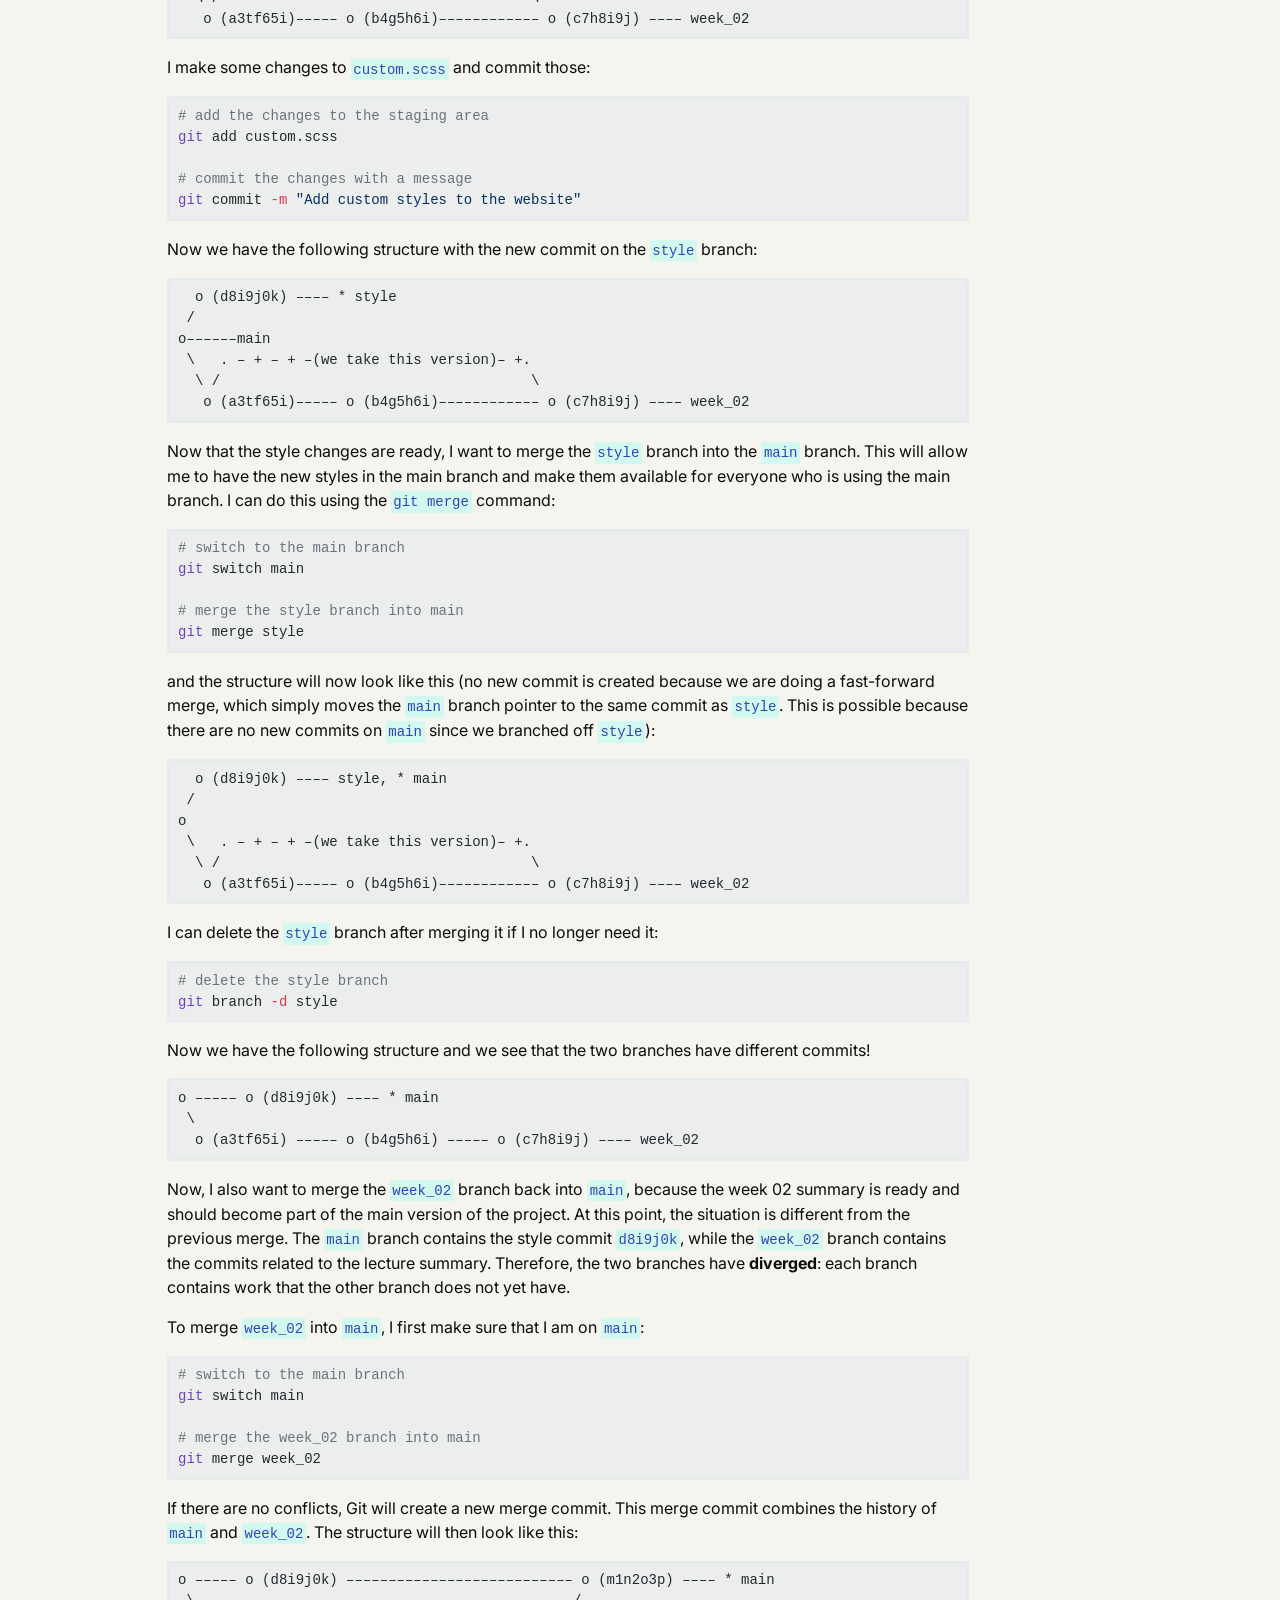
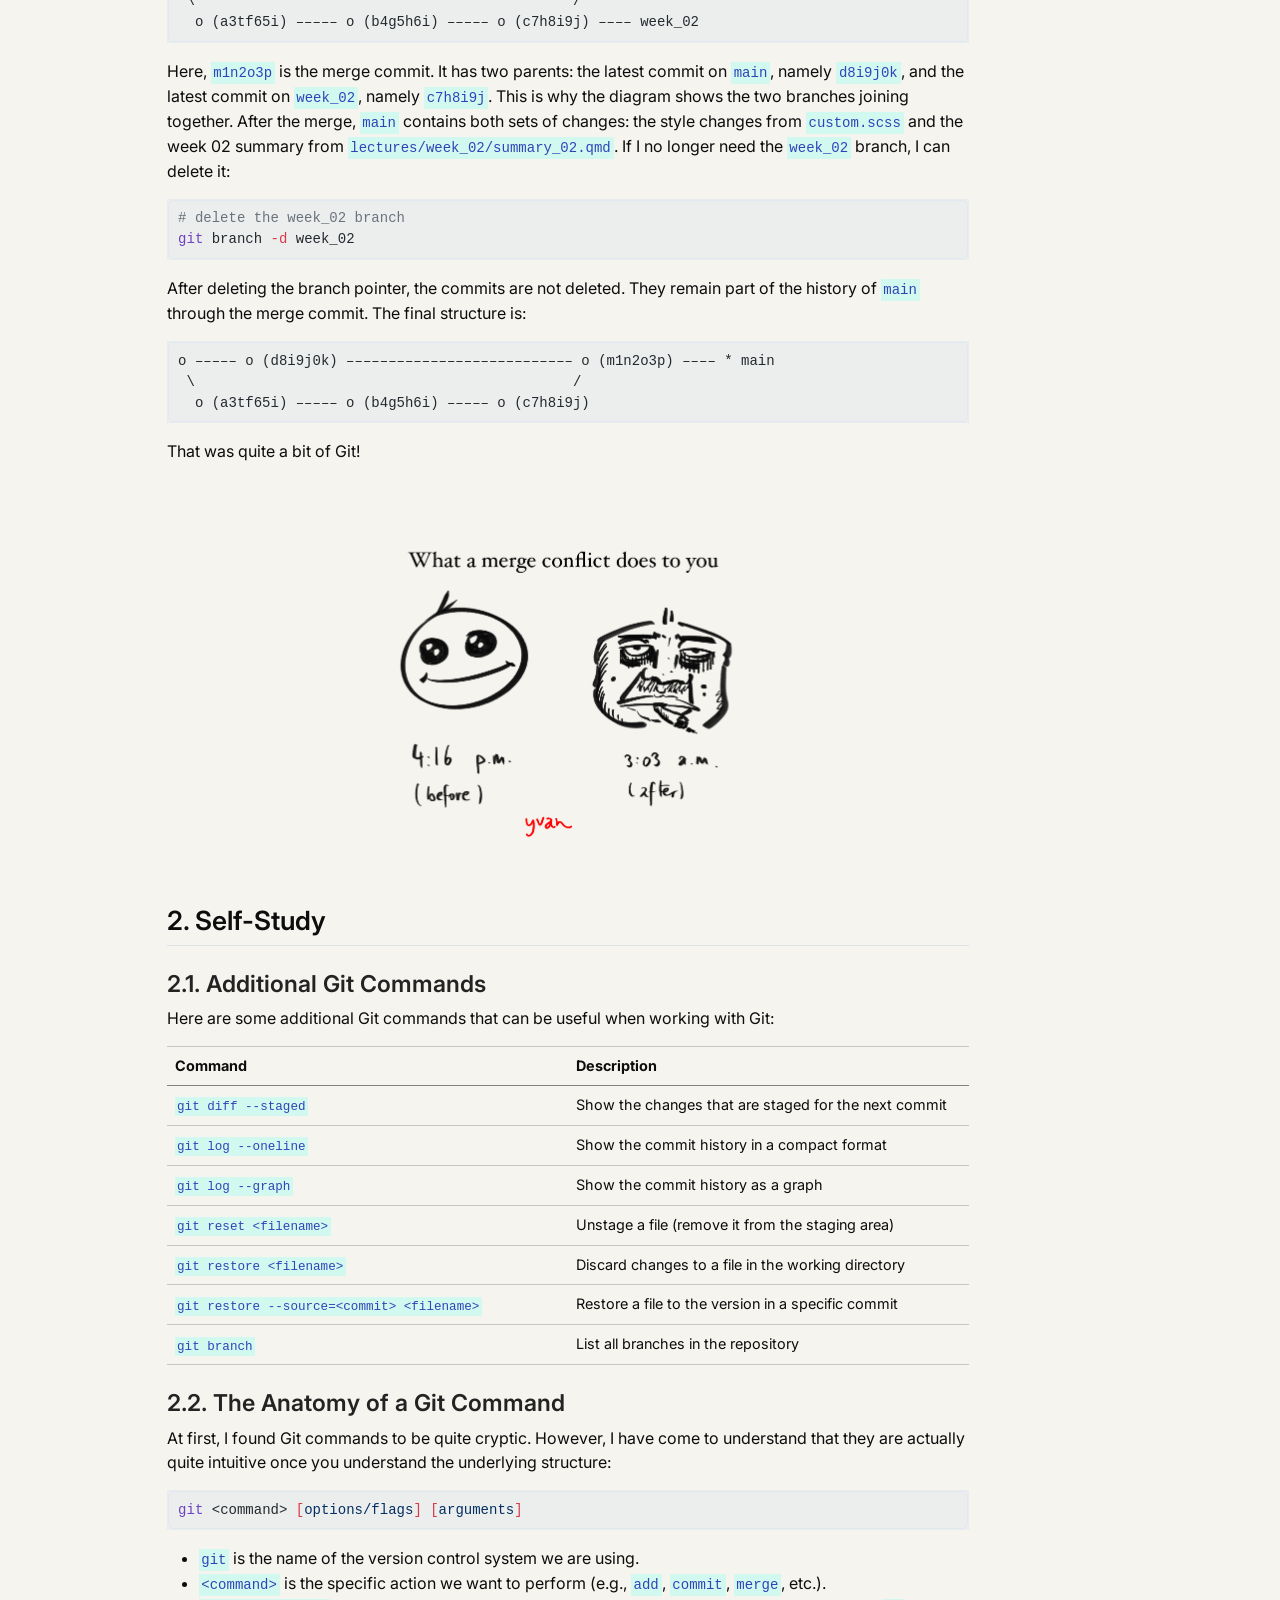
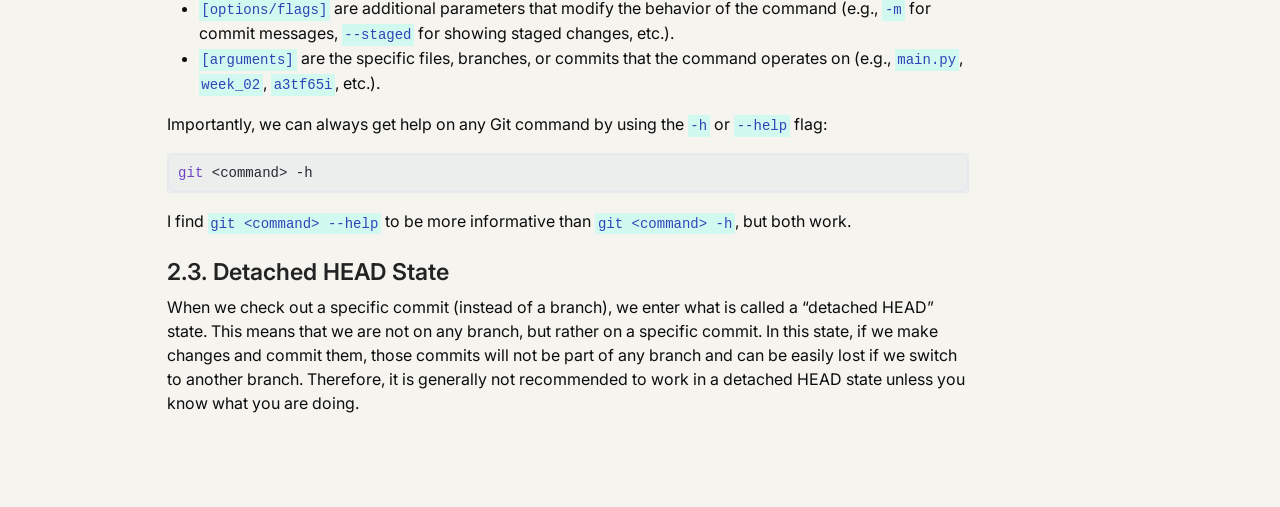
<file: docs/lectures/week_02/summary_02.html>
<!DOCTYPE html>
<html xmlns="http://www.w3.org/1999/xhtml" lang="en" xml:lang="en"><head>

<meta charset="utf-8">
<meta name="generator" content="quarto-1.8.27">

<meta name="viewport" content="width=device-width, initial-scale=1.0, user-scalable=yes">

<meta name="author" content="Yvan Richard">
<meta name="dcterms.date" content="2026-05-09">

<title>Introduction to Git</title>
<style>
code{white-space: pre-wrap;}
span.smallcaps{font-variant: small-caps;}
div.columns{display: flex; gap: min(4vw, 1.5em);}
div.column{flex: auto; overflow-x: auto;}
div.hanging-indent{margin-left: 1.5em; text-indent: -1.5em;}
ul.task-list{list-style: none;}
ul.task-list li input[type="checkbox"] {
  width: 0.8em;
  margin: 0 0.8em 0.2em -1em; /* quarto-specific, see https://github.com/quarto-dev/quarto-cli/issues/4556 */ 
  vertical-align: middle;
}
/* CSS for syntax highlighting */
html { -webkit-text-size-adjust: 100%; }
pre > code.sourceCode { white-space: pre; position: relative; }
pre > code.sourceCode > span { display: inline-block; line-height: 1.25; }
pre > code.sourceCode > span:empty { height: 1.2em; }
.sourceCode { overflow: visible; }
code.sourceCode > span { color: inherit; text-decoration: inherit; }
div.sourceCode { margin: 1em 0; }
pre.sourceCode { margin: 0; }
@media screen {
div.sourceCode { overflow: auto; }
}
@media print {
pre > code.sourceCode { white-space: pre-wrap; }
pre > code.sourceCode > span { text-indent: -5em; padding-left: 5em; }
}
pre.numberSource code
  { counter-reset: source-line 0; }
pre.numberSource code > span
  { position: relative; left: -4em; counter-increment: source-line; }
pre.numberSource code > span > a:first-child::before
  { content: counter(source-line);
    position: relative; left: -1em; text-align: right; vertical-align: baseline;
    border: none; display: inline-block;
    -webkit-touch-callout: none; -webkit-user-select: none;
    -khtml-user-select: none; -moz-user-select: none;
    -ms-user-select: none; user-select: none;
    padding: 0 4px; width: 4em;
  }
pre.numberSource { margin-left: 3em;  padding-left: 4px; }
div.sourceCode
  {   }
@media screen {
pre > code.sourceCode > span > a:first-child::before { text-decoration: underline; }
}
</style>


<script src="../../site_libs/quarto-nav/quarto-nav.js"></script>
<script src="../../site_libs/quarto-nav/headroom.min.js"></script>
<script src="../../site_libs/clipboard/clipboard.min.js"></script>
<script src="../../site_libs/quarto-search/autocomplete.umd.js"></script>
<script src="../../site_libs/quarto-search/fuse.min.js"></script>
<script src="../../site_libs/quarto-search/quarto-search.js"></script>
<meta name="quarto:offset" content="../../">
<script src="../../site_libs/quarto-html/quarto.js" type="module"></script>
<script src="../../site_libs/quarto-html/tabsets/tabsets.js" type="module"></script>
<script src="../../site_libs/quarto-html/axe/axe-check.js" type="module"></script>
<script src="../../site_libs/quarto-html/popper.min.js"></script>
<script src="../../site_libs/quarto-html/tippy.umd.min.js"></script>
<script src="../../site_libs/quarto-html/anchor.min.js"></script>
<link href="../../site_libs/quarto-html/tippy.css" rel="stylesheet">
<link href="../../site_libs/quarto-html/quarto-syntax-highlighting-8b4baf804e461d9b72633f0de59a0cac.css" rel="stylesheet" id="quarto-text-highlighting-styles">
<script src="../../site_libs/bootstrap/bootstrap.min.js"></script>
<link href="../../site_libs/bootstrap/bootstrap-icons.css" rel="stylesheet">
<link href="../../site_libs/bootstrap/bootstrap-b1010f415b9c85e6efbf73f098e0bb0a.min.css" rel="stylesheet" append-hash="true" id="quarto-bootstrap" data-mode="light">
<script id="quarto-search-options" type="application/json">{
  "location": "navbar",
  "copy-button": false,
  "collapse-after": 3,
  "panel-placement": "end",
  "type": "overlay",
  "limit": 50,
  "keyboard-shortcut": [
    "f",
    "/",
    "s"
  ],
  "show-item-context": false,
  "language": {
    "search-no-results-text": "No results",
    "search-matching-documents-text": "matching documents",
    "search-copy-link-title": "Copy link to search",
    "search-hide-matches-text": "Hide additional matches",
    "search-more-match-text": "more match in this document",
    "search-more-matches-text": "more matches in this document",
    "search-clear-button-title": "Clear",
    "search-text-placeholder": "",
    "search-detached-cancel-button-title": "Cancel",
    "search-submit-button-title": "Submit",
    "search-label": "Search"
  }
}</script>


</head>

<body class="nav-fixed quarto-light">

<div id="quarto-search-results"></div>
  <header id="quarto-header" class="headroom fixed-top">
    <nav class="navbar navbar-expand-lg " data-bs-theme="dark">
      <div class="navbar-container container-fluid">
            <div id="quarto-search" class="" title="Search"></div>
          <button class="navbar-toggler" type="button" data-bs-toggle="collapse" data-bs-target="#navbarCollapse" aria-controls="navbarCollapse" role="menu" aria-expanded="false" aria-label="Toggle navigation" onclick="if (window.quartoToggleHeadroom) { window.quartoToggleHeadroom(); }">
  <span class="navbar-toggler-icon"></span>
</button>
          <div class="collapse navbar-collapse" id="navbarCollapse">
            <ul class="navbar-nav navbar-nav-scroll me-auto">
  <li class="nav-item">
    <a class="nav-link" href="../../index.html"> 
<span class="menu-text">Home</span></a>
  </li>  
</ul>
            <ul class="navbar-nav navbar-nav-scroll ms-auto">
  <li class="nav-item compact">
    <a class="nav-link" href="https://github.com/YVYX04/intro_to_programming"> <i class="bi bi-github" role="img" aria-label="GitHub">
</i> 
<span class="menu-text"></span></a>
  </li>  
</ul>
          </div> <!-- /navcollapse -->
            <div class="quarto-navbar-tools">
</div>
      </div> <!-- /container-fluid -->
    </nav>
</header>
<!-- content -->
<div id="quarto-content" class="quarto-container page-columns page-rows-contents page-layout-article page-navbar">
<!-- sidebar -->
<!-- margin-sidebar -->
    <div id="quarto-margin-sidebar" class="sidebar margin-sidebar">
        <nav id="TOC" role="doc-toc" class="toc-active">
    <h2 id="toc-title">On this page</h2>
   
  <ul>
  <li><a href="#foreword" id="toc-foreword" class="nav-link active" data-scroll-target="#foreword">Foreword</a></li>
  <li><a href="#git" id="toc-git" class="nav-link" data-scroll-target="#git">1. Git</a>
  <ul class="collapse">
  <li><a href="#the-substance-of-version-control" id="toc-the-substance-of-version-control" class="nav-link" data-scroll-target="#the-substance-of-version-control">1.1. The Substance of Version Control</a></li>
  <li><a href="#intuition-for-git" id="toc-intuition-for-git" class="nav-link" data-scroll-target="#intuition-for-git">1.2. Intuition for Git</a></li>
  <li><a href="#branching-and-merging-a-practical-example" id="toc-branching-and-merging-a-practical-example" class="nav-link" data-scroll-target="#branching-and-merging-a-practical-example">1.3. Branching and Merging: A Practical Example</a></li>
  </ul></li>
  <li><a href="#self-study" id="toc-self-study" class="nav-link" data-scroll-target="#self-study">2. Self-Study</a>
  <ul class="collapse">
  <li><a href="#additional-git-commands" id="toc-additional-git-commands" class="nav-link" data-scroll-target="#additional-git-commands">2.1. Additional Git Commands</a></li>
  <li><a href="#the-anatomy-of-a-git-command" id="toc-the-anatomy-of-a-git-command" class="nav-link" data-scroll-target="#the-anatomy-of-a-git-command">2.2. The Anatomy of a Git Command</a></li>
  <li><a href="#detached-head-state" id="toc-detached-head-state" class="nav-link" data-scroll-target="#detached-head-state">2.3. Detached HEAD State</a></li>
  </ul></li>
  </ul>
</nav>
    </div>
<!-- main -->
<main class="content" id="quarto-document-content">

<header id="title-block-header" class="quarto-title-block default">
<div class="quarto-title">
<h1 class="title">Introduction to Git</h1>
</div>



<div class="quarto-title-meta">

    <div>
    <div class="quarto-title-meta-heading">Author</div>
    <div class="quarto-title-meta-contents">
             <p>Yvan Richard </p>
          </div>
  </div>
    
    <div>
    <div class="quarto-title-meta-heading">Published</div>
    <div class="quarto-title-meta-contents">
      <p class="date">May 9, 2026</p>
    </div>
  </div>
  
    
  </div>
  


</header>


<section id="foreword" class="level2">
<h2 class="anchored" data-anchor-id="foreword">Foreword</h2>
<p>The purpose of this second lecture is to introduce the concept of version control and the tools that are commonly used for it, namely Git and GitHub. The lecture, originally crafted by Dr.&nbsp;Franziska Bender, and Dr.&nbsp;Aurélien Sallin, covers the following topics:</p>
<ul>
<li>what is version control</li>
<li>how to use Git for version control</li>
<li>how to use GitHub for collaboration</li>
</ul>
</section>
<section id="git" class="level2">
<h2 class="anchored" data-anchor-id="git">1. Git</h2>
<section id="the-substance-of-version-control" class="level3">
<h3 class="anchored" data-anchor-id="the-substance-of-version-control">1.1. The Substance of Version Control</h3>
<p>Whenever we work on projects, we often make changes to our files. Sometimes, we want to keep track of these changes, revert to previous versions, or collaborate with others without overwriting each other’s work. This is where version control systems come in! Git is a popular version control system (VCS) that allows us to manage changes to our files and collaborate with others effectively. Git is probably the most widely used VCS in the world, and it is an essential tool for any programmer or data scientist.</p>
</section>
<section id="intuition-for-git" class="level3">
<h3 class="anchored" data-anchor-id="intuition-for-git">1.2. Intuition for Git</h3>
<p>A project in Git is called a <strong>repository</strong> (or <em>repo</em> if you want to show that you know the lingo). When we start a new project, we can initialize a Git repository in our project directory. This allows us to track changes to our files and manage our project history.</p>
<div class="code-copy-outer-scaffold"><div class="sourceCode" id="cb1"><pre class="sourceCode bash code-with-copy"><code class="sourceCode bash"><span id="cb1-1"><a href="#cb1-1" aria-hidden="true" tabindex="-1"></a><span class="co"># initialize a new Git repository</span></span>
<span id="cb1-2"><a href="#cb1-2" aria-hidden="true" tabindex="-1"></a><span class="fu">git</span> init</span></code></pre></div><button title="Copy to Clipboard" class="code-copy-button"><i class="bi"></i></button></div>
<p>Once we have a Git repository, we have to indicate which files we want to track. We can do this by adding files to the staging area using the <code>git add</code> command.</p>
<div class="code-copy-outer-scaffold"><div class="sourceCode" id="cb2"><pre class="sourceCode bash code-with-copy"><code class="sourceCode bash"><span id="cb2-1"><a href="#cb2-1" aria-hidden="true" tabindex="-1"></a><span class="co"># add a file to the staging area</span></span>
<span id="cb2-2"><a href="#cb2-2" aria-hidden="true" tabindex="-1"></a><span class="fu">git</span> add main.py</span></code></pre></div><button title="Copy to Clipboard" class="code-copy-button"><i class="bi"></i></button></div>
<p>Once we have staged our changes, we can commit them to the repository using the <code>git commit</code> command. A commit is like a snapshot of our project at a specific point in time. It allows us to keep track of our changes and revert to previous versions if needed. Importantly, each commit has a unique identifier (called a hash) that allows us to reference it later and is always attributed to an author and a timestamp.</p>
<div class="code-copy-outer-scaffold"><div class="sourceCode" id="cb3"><pre class="sourceCode bash code-with-copy"><code class="sourceCode bash"><span id="cb3-1"><a href="#cb3-1" aria-hidden="true" tabindex="-1"></a><span class="co"># commit our changes with a message</span></span>
<span id="cb3-2"><a href="#cb3-2" aria-hidden="true" tabindex="-1"></a><span class="fu">git</span> commit <span class="at">-m</span> <span class="st">"Add main.py with initial code"</span></span></code></pre></div><button title="Copy to Clipboard" class="code-copy-button"><i class="bi"></i></button></div>
<p>I recommend using meaningful commit messages that describe the changes you have made. This will make it easier for you and others to understand the history of your project and the purpose of each commit. Here is the structure so far:</p>
<div class="quarto-figure quarto-figure-center">
<figure class="figure">
<p><img src="../../assets/images/git.png" class="img-fluid quarto-figure quarto-figure-center figure-img" style="width:50.0%"></p>
</figure>
</div>
<p>At any point in time, we can view our commit history using the <code>git log</code> command. This will show us a list of all the commits in our repository, along with their messages, authors, and timestamps. Here is an example from the current project I am working on:</p>
<div class="code-copy-outer-scaffold"><div class="sourceCode" id="cb4"><pre class="sourceCode bash code-with-copy"><code class="sourceCode bash"><span id="cb4-1"><a href="#cb4-1" aria-hidden="true" tabindex="-1"></a><span class="ex">commit</span> b65ae016204690b81ffc99fae1ecdc4f55cb6dd8</span>
<span id="cb4-2"><a href="#cb4-2" aria-hidden="true" tabindex="-1"></a><span class="ex">Merge:</span> 8f5b21d b258f76</span>
<span id="cb4-3"><a href="#cb4-3" aria-hidden="true" tabindex="-1"></a><span class="ex">Author:</span> Yvan Richard <span class="op">&lt;</span>yvan.richard2004@gmail.com<span class="op">&gt;</span></span>
<span id="cb4-4"><a href="#cb4-4" aria-hidden="true" tabindex="-1"></a><span class="ex">Date:</span>   Fri May 8 03:09:19 2026 +0200</span>
<span id="cb4-5"><a href="#cb4-5" aria-hidden="true" tabindex="-1"></a></span>
<span id="cb4-6"><a href="#cb4-6" aria-hidden="true" tabindex="-1"></a>    <span class="ex">resolve</span> quarto render conflicts</span>
<span id="cb4-7"><a href="#cb4-7" aria-hidden="true" tabindex="-1"></a></span>
<span id="cb4-8"><a href="#cb4-8" aria-hidden="true" tabindex="-1"></a><span class="ex">commit</span> 8f5b21de47a3979f8f3411ad27ba8138884c9b70</span>
<span id="cb4-9"><a href="#cb4-9" aria-hidden="true" tabindex="-1"></a><span class="ex">Author:</span> Yvan Richard <span class="op">&lt;</span>yvan.richard2004@gmail.com<span class="op">&gt;</span></span>
<span id="cb4-10"><a href="#cb4-10" aria-hidden="true" tabindex="-1"></a><span class="ex">Date:</span>   Fri May 8 03:04:45 2026 +0200</span>
<span id="cb4-11"><a href="#cb4-11" aria-hidden="true" tabindex="-1"></a></span>
<span id="cb4-12"><a href="#cb4-12" aria-hidden="true" tabindex="-1"></a>    <span class="bu">hash</span> issue fix 1</span></code></pre></div><button title="Copy to Clipboard" class="code-copy-button"><i class="bi"></i></button></div>
<p>We can also view the changes we have made to our files using the <code>git diff</code> command. This will show us a line-by-line comparison of our changes, highlighting what has been added, removed, or modified. I personally do not use this command very often. One that I use extremely frequently is <code>git status</code>, which shows us the current state of our repository, including which files are staged, unstaged, or untracked.</p>
<div class="code-copy-outer-scaffold"><div class="sourceCode" id="cb5"><pre class="sourceCode bash code-with-copy"><code class="sourceCode bash"><span id="cb5-1"><a href="#cb5-1" aria-hidden="true" tabindex="-1"></a><span class="co"># check the status of our repository</span></span>
<span id="cb5-2"><a href="#cb5-2" aria-hidden="true" tabindex="-1"></a><span class="fu">git</span> status</span></code></pre></div><button title="Copy to Clipboard" class="code-copy-button"><i class="bi"></i></button></div>
<p>and here is an example of the output (from this very project):</p>
<div class="code-copy-outer-scaffold"><div class="sourceCode" id="cb6"><pre class="sourceCode bash code-with-copy"><code class="sourceCode bash"><span id="cb6-1"><a href="#cb6-1" aria-hidden="true" tabindex="-1"></a><span class="ex">On</span> branch week_02</span>
<span id="cb6-2"><a href="#cb6-2" aria-hidden="true" tabindex="-1"></a><span class="ex">Changes</span> not staged for commit:</span>
<span id="cb6-3"><a href="#cb6-3" aria-hidden="true" tabindex="-1"></a>  <span class="kw">(</span><span class="ex">use</span> <span class="st">"git add/rm &lt;file&gt;..."</span> to update what will be committed<span class="kw">)</span></span>
<span id="cb6-4"><a href="#cb6-4" aria-hidden="true" tabindex="-1"></a>  <span class="kw">(</span><span class="ex">use</span> <span class="st">"git restore &lt;file&gt;..."</span> to discard changes in working directory<span class="kw">)</span></span>
<span id="cb6-5"><a href="#cb6-5" aria-hidden="true" tabindex="-1"></a>        <span class="ex">modified:</span>   lectures/week_02/summary_02.qmd</span>
<span id="cb6-6"><a href="#cb6-6" aria-hidden="true" tabindex="-1"></a></span>
<span id="cb6-7"><a href="#cb6-7" aria-hidden="true" tabindex="-1"></a><span class="ex">Untracked</span> files:</span>
<span id="cb6-8"><a href="#cb6-8" aria-hidden="true" tabindex="-1"></a>  <span class="kw">(</span><span class="ex">use</span> <span class="st">"git add &lt;file&gt;..."</span> to include in what will be committed<span class="kw">)</span></span>
<span id="cb6-9"><a href="#cb6-9" aria-hidden="true" tabindex="-1"></a>        <span class="ex">assets/images/git.png</span></span>
<span id="cb6-10"><a href="#cb6-10" aria-hidden="true" tabindex="-1"></a></span>
<span id="cb6-11"><a href="#cb6-11" aria-hidden="true" tabindex="-1"></a><span class="ex">no</span> changes added to commit <span class="er">(</span><span class="ex">use</span> <span class="st">"git add"</span> and/or <span class="st">"git commit -a"</span><span class="kw">)</span></span></code></pre></div><button title="Copy to Clipboard" class="code-copy-button"><i class="bi"></i></button></div>
</section>
<section id="branching-and-merging-a-practical-example" class="level3">
<h3 class="anchored" data-anchor-id="branching-and-merging-a-practical-example">1.3. Branching and Merging: A Practical Example</h3>
<blockquote class="blockquote">
<p>This example is the result of my own work and is not part of the original lecture.</p>
</blockquote>
<p>Let us understand how a branch works in Git. Let us suppose that right now we only have <code>main</code> in our repository, which is the default branch that Git creates when we initialize a new repository. We have the following structure:</p>
<div class="code-copy-outer-scaffold"><div class="sourceCode" id="cb7"><pre class="sourceCode txt code-with-copy"><code class="sourceCode default"><span id="cb7-1"><a href="#cb7-1" aria-hidden="true" tabindex="-1"></a>o––––––main</span></code></pre></div><button title="Copy to Clipboard" class="code-copy-button"><i class="bi"></i></button></div>
<p>Now, I decide that I want to create a summary for the lecture of week 02 in <code>lectures/week_02/summary_02.qmd</code>. I want to work on this file without affecting the <code>main</code> branch, so I create a new branch called <code>week_02</code>:</p>
<div class="code-copy-outer-scaffold"><div class="sourceCode" id="cb8"><pre class="sourceCode bash code-with-copy"><code class="sourceCode bash"><span id="cb8-1"><a href="#cb8-1" aria-hidden="true" tabindex="-1"></a><span class="co"># create a new branch called week_02 and switch to it</span></span>
<span id="cb8-2"><a href="#cb8-2" aria-hidden="true" tabindex="-1"></a><span class="fu">git</span> switch <span class="at">-c</span> week_02</span></code></pre></div><button title="Copy to Clipboard" class="code-copy-button"><i class="bi"></i></button></div>
<p>and now we have the following structure (I use the <code>*</code> symbol to indicate where we are in the schema):</p>
<div class="code-copy-outer-scaffold"><div class="sourceCode" id="cb9"><pre class="sourceCode txt code-with-copy"><code class="sourceCode default"><span id="cb9-1"><a href="#cb9-1" aria-hidden="true" tabindex="-1"></a>o––––––main, * week_02</span></code></pre></div><button title="Copy to Clipboard" class="code-copy-button"><i class="bi"></i></button></div>
<p>Now let us say that I have made some changes to <code>lectures/week_02/summary_02.qmd</code> and I want to commit those:</p>
<div class="code-copy-outer-scaffold"><div class="sourceCode" id="cb10"><pre class="sourceCode bash code-with-copy"><code class="sourceCode bash"><span id="cb10-1"><a href="#cb10-1" aria-hidden="true" tabindex="-1"></a><span class="co"># add the changes to the staging area</span></span>
<span id="cb10-2"><a href="#cb10-2" aria-hidden="true" tabindex="-1"></a><span class="fu">git</span> add lectures/week_02/summary_02.qmd</span>
<span id="cb10-3"><a href="#cb10-3" aria-hidden="true" tabindex="-1"></a></span>
<span id="cb10-4"><a href="#cb10-4" aria-hidden="true" tabindex="-1"></a><span class="co"># commit the changes with a message</span></span>
<span id="cb10-5"><a href="#cb10-5" aria-hidden="true" tabindex="-1"></a><span class="fu">git</span> commit <span class="at">-m</span> <span class="st">"Add summary for week 02 lecture"</span></span></code></pre></div><button title="Copy to Clipboard" class="code-copy-button"><i class="bi"></i></button></div>
<p>Now we have the following structure with the new commit on the <code>week_02</code> branch, where <code>o</code> represents a commit and <code>a3tf65i</code> is the hash of the new commit:</p>
<div class="code-copy-outer-scaffold"><div class="sourceCode" id="cb11"><pre class="sourceCode txt code-with-copy"><code class="sourceCode default"><span id="cb11-1"><a href="#cb11-1" aria-hidden="true" tabindex="-1"></a>o––––––main</span>
<span id="cb11-2"><a href="#cb11-2" aria-hidden="true" tabindex="-1"></a> \</span>
<span id="cb11-3"><a href="#cb11-3" aria-hidden="true" tabindex="-1"></a>  o (a3tf65i) ––––– * week_02</span></code></pre></div><button title="Copy to Clipboard" class="code-copy-button"><i class="bi"></i></button></div>
<p>Let us further suppose that I have made some more changes to <code>lectures/week_02/summary_02.qmd</code> and I want to commit those as well:</p>
<div class="code-copy-outer-scaffold"><div class="sourceCode" id="cb12"><pre class="sourceCode bash code-with-copy"><code class="sourceCode bash"><span id="cb12-1"><a href="#cb12-1" aria-hidden="true" tabindex="-1"></a><span class="co"># add the changes to the staging area</span></span>
<span id="cb12-2"><a href="#cb12-2" aria-hidden="true" tabindex="-1"></a><span class="fu">git</span> add lectures/week_02/summary_02.qmd </span>
<span id="cb12-3"><a href="#cb12-3" aria-hidden="true" tabindex="-1"></a></span>
<span id="cb12-4"><a href="#cb12-4" aria-hidden="true" tabindex="-1"></a><span class="co"># commit the changes with a message</span></span>
<span id="cb12-5"><a href="#cb12-5" aria-hidden="true" tabindex="-1"></a><span class="fu">git</span> commit <span class="at">-m</span> <span class="st">"Add more content to week 02 summary"</span></span></code></pre></div><button title="Copy to Clipboard" class="code-copy-button"><i class="bi"></i></button></div>
<p>Now we have the following structure with the new commit on the <code>week_02</code> branch:</p>
<div class="code-copy-outer-scaffold"><div class="sourceCode" id="cb13"><pre class="sourceCode txt code-with-copy"><code class="sourceCode default"><span id="cb13-1"><a href="#cb13-1" aria-hidden="true" tabindex="-1"></a>o––––––main</span>
<span id="cb13-2"><a href="#cb13-2" aria-hidden="true" tabindex="-1"></a> \</span>
<span id="cb13-3"><a href="#cb13-3" aria-hidden="true" tabindex="-1"></a>  o (a3tf65i) ––––– o (b4g5h6i) ––––– * week_02</span></code></pre></div><button title="Copy to Clipboard" class="code-copy-button"><i class="bi"></i></button></div>
<p>But I realize that these changes are actually not good and I want to revert to the previous version of <code>lectures/week_02/summary_02.qmd</code> (i.e.&nbsp;the version at the previous commit). I can do this using the <code>git restore</code> command:</p>
<div class="code-copy-outer-scaffold"><div class="sourceCode" id="cb14"><pre class="sourceCode bash code-with-copy"><code class="sourceCode bash"><span id="cb14-1"><a href="#cb14-1" aria-hidden="true" tabindex="-1"></a><span class="co"># restore the previous version of the file</span></span>
<span id="cb14-2"><a href="#cb14-2" aria-hidden="true" tabindex="-1"></a><span class="fu">git</span> restore <span class="at">--source</span><span class="op">=</span>a3tf65i lectures/week_02/summary_02.qmd</span></code></pre></div><button title="Copy to Clipboard" class="code-copy-button"><i class="bi"></i></button></div>
<p>In this case, <code>a3tf65i</code> is the hash of the commit that we want to restore. This copies the version of <code>lectures/week_02/summary_02.qmd</code> from commit <code>a3tf65i</code> into the working directory. It does not delete commit <code>b4g5h6i</code>; the history remains unchanged until we commit the restored file.</p>
<div class="code-copy-outer-scaffold"><div class="sourceCode" id="cb15"><pre class="sourceCode txt code-with-copy"><code class="sourceCode default"><span id="cb15-1"><a href="#cb15-1" aria-hidden="true" tabindex="-1"></a>o––––––main</span>
<span id="cb15-2"><a href="#cb15-2" aria-hidden="true" tabindex="-1"></a> \   . – + – + –(we take this version)– +.  </span>
<span id="cb15-3"><a href="#cb15-3" aria-hidden="true" tabindex="-1"></a>  \ /                                     \</span>
<span id="cb15-4"><a href="#cb15-4" aria-hidden="true" tabindex="-1"></a>   o (a3tf65i)––––– o (b4g5h6i)–––––––––––– * week_02</span></code></pre></div><button title="Copy to Clipboard" class="code-copy-button"><i class="bi"></i></button></div>
<p>And I can commit this change to the <code>week_02</code> branch if I indeed think that the previous version is better than the current one:</p>
<div class="code-copy-outer-scaffold"><div class="sourceCode" id="cb16"><pre class="sourceCode bash code-with-copy"><code class="sourceCode bash"><span id="cb16-1"><a href="#cb16-1" aria-hidden="true" tabindex="-1"></a><span class="co"># add the changes to the staging area</span></span>
<span id="cb16-2"><a href="#cb16-2" aria-hidden="true" tabindex="-1"></a><span class="fu">git</span> add lectures/week_02/summary_02.qmd</span>
<span id="cb16-3"><a href="#cb16-3" aria-hidden="true" tabindex="-1"></a></span>
<span id="cb16-4"><a href="#cb16-4" aria-hidden="true" tabindex="-1"></a><span class="co"># commit the changes with a message</span></span>
<span id="cb16-5"><a href="#cb16-5" aria-hidden="true" tabindex="-1"></a><span class="fu">git</span> commit <span class="at">-m</span> <span class="st">"Revert changes to week 02 summary"</span></span></code></pre></div><button title="Copy to Clipboard" class="code-copy-button"><i class="bi"></i></button></div>
<p>Now we have the following structure with the new commit on the <code>week_02</code> branch:</p>
<div class="code-copy-outer-scaffold"><div class="sourceCode" id="cb17"><pre class="sourceCode txt code-with-copy"><code class="sourceCode default"><span id="cb17-1"><a href="#cb17-1" aria-hidden="true" tabindex="-1"></a>o––––––main</span>
<span id="cb17-2"><a href="#cb17-2" aria-hidden="true" tabindex="-1"></a> \   . – + – + –(we take this version)– +.  </span>
<span id="cb17-3"><a href="#cb17-3" aria-hidden="true" tabindex="-1"></a>  \ /                                     \</span>
<span id="cb17-4"><a href="#cb17-4" aria-hidden="true" tabindex="-1"></a>   o (a3tf65i)––––– o (b4g5h6i)–––––––––––– o (c7h8i9j) –––– * week_02</span></code></pre></div><button title="Copy to Clipboard" class="code-copy-button"><i class="bi"></i></button></div>
<p>So in this case, the content of <code>lectures/week_02/summary_02.qmd</code> is the same as in the commit <code>a3tf65i</code>, but we have a new commit <code>c7h8i9j</code> that indicates that we have reverted the changes. This is one of the powerful features of Git: it allows us to keep track of our changes and revert to previous versions if needed, without losing any history of our project.</p>
<p>Now, let us further suppose that I want to style the scsss file that I am using for the website: <code>custom.scss</code>. I create a new branch called <code>style</code> to work on this:</p>
<div class="code-copy-outer-scaffold"><div class="sourceCode" id="cb18"><pre class="sourceCode bash code-with-copy"><code class="sourceCode bash"><span id="cb18-1"><a href="#cb18-1" aria-hidden="true" tabindex="-1"></a><span class="co"># switch to main</span></span>
<span id="cb18-2"><a href="#cb18-2" aria-hidden="true" tabindex="-1"></a><span class="fu">git</span> switch main</span>
<span id="cb18-3"><a href="#cb18-3" aria-hidden="true" tabindex="-1"></a></span>
<span id="cb18-4"><a href="#cb18-4" aria-hidden="true" tabindex="-1"></a><span class="co"># create a new branch called style and switch to it</span></span>
<span id="cb18-5"><a href="#cb18-5" aria-hidden="true" tabindex="-1"></a><span class="fu">git</span> switch <span class="at">-c</span> style</span></code></pre></div><button title="Copy to Clipboard" class="code-copy-button"><i class="bi"></i></button></div>
<p>Now we have the following structure:</p>
<div class="code-copy-outer-scaffold"><div class="sourceCode" id="cb19"><pre class="sourceCode txt code-with-copy"><code class="sourceCode default"><span id="cb19-1"><a href="#cb19-1" aria-hidden="true" tabindex="-1"></a>o––––––main, * style</span>
<span id="cb19-2"><a href="#cb19-2" aria-hidden="true" tabindex="-1"></a> \   . – + – + –(we take this version)– +.  </span>
<span id="cb19-3"><a href="#cb19-3" aria-hidden="true" tabindex="-1"></a>  \ /                                     \</span>
<span id="cb19-4"><a href="#cb19-4" aria-hidden="true" tabindex="-1"></a>   o (a3tf65i)––––– o (b4g5h6i)–––––––––––– o (c7h8i9j) –––– week_02</span></code></pre></div><button title="Copy to Clipboard" class="code-copy-button"><i class="bi"></i></button></div>
<p>I make some changes to <code>custom.scss</code> and commit those:</p>
<div class="code-copy-outer-scaffold"><div class="sourceCode" id="cb20"><pre class="sourceCode bash code-with-copy"><code class="sourceCode bash"><span id="cb20-1"><a href="#cb20-1" aria-hidden="true" tabindex="-1"></a><span class="co"># add the changes to the staging area</span></span>
<span id="cb20-2"><a href="#cb20-2" aria-hidden="true" tabindex="-1"></a><span class="fu">git</span> add custom.scss</span>
<span id="cb20-3"><a href="#cb20-3" aria-hidden="true" tabindex="-1"></a></span>
<span id="cb20-4"><a href="#cb20-4" aria-hidden="true" tabindex="-1"></a><span class="co"># commit the changes with a message</span></span>
<span id="cb20-5"><a href="#cb20-5" aria-hidden="true" tabindex="-1"></a><span class="fu">git</span> commit <span class="at">-m</span> <span class="st">"Add custom styles to the website"</span></span></code></pre></div><button title="Copy to Clipboard" class="code-copy-button"><i class="bi"></i></button></div>
<p>Now we have the following structure with the new commit on the <code>style</code> branch:</p>
<div class="code-copy-outer-scaffold"><div class="sourceCode" id="cb21"><pre class="sourceCode txt code-with-copy"><code class="sourceCode default"><span id="cb21-1"><a href="#cb21-1" aria-hidden="true" tabindex="-1"></a>  o (d8i9j0k) –––– * style</span>
<span id="cb21-2"><a href="#cb21-2" aria-hidden="true" tabindex="-1"></a> /</span>
<span id="cb21-3"><a href="#cb21-3" aria-hidden="true" tabindex="-1"></a>o––––––main</span>
<span id="cb21-4"><a href="#cb21-4" aria-hidden="true" tabindex="-1"></a> \   . – + – + –(we take this version)– +.  </span>
<span id="cb21-5"><a href="#cb21-5" aria-hidden="true" tabindex="-1"></a>  \ /                                     \</span>
<span id="cb21-6"><a href="#cb21-6" aria-hidden="true" tabindex="-1"></a>   o (a3tf65i)––––– o (b4g5h6i)–––––––––––– o (c7h8i9j) –––– week_02</span></code></pre></div><button title="Copy to Clipboard" class="code-copy-button"><i class="bi"></i></button></div>
<p>Now that the style changes are ready, I want to merge the <code>style</code> branch into the <code>main</code> branch. This will allow me to have the new styles in the main branch and make them available for everyone who is using the main branch. I can do this using the <code>git merge</code> command:</p>
<div class="code-copy-outer-scaffold"><div class="sourceCode" id="cb22"><pre class="sourceCode bash code-with-copy"><code class="sourceCode bash"><span id="cb22-1"><a href="#cb22-1" aria-hidden="true" tabindex="-1"></a><span class="co"># switch to the main branch</span></span>
<span id="cb22-2"><a href="#cb22-2" aria-hidden="true" tabindex="-1"></a><span class="fu">git</span> switch main</span>
<span id="cb22-3"><a href="#cb22-3" aria-hidden="true" tabindex="-1"></a></span>
<span id="cb22-4"><a href="#cb22-4" aria-hidden="true" tabindex="-1"></a><span class="co"># merge the style branch into main</span></span>
<span id="cb22-5"><a href="#cb22-5" aria-hidden="true" tabindex="-1"></a><span class="fu">git</span> merge style</span></code></pre></div><button title="Copy to Clipboard" class="code-copy-button"><i class="bi"></i></button></div>
<p>and the structure will now look like this (no new commit is created because we are doing a fast-forward merge, which simply moves the <code>main</code> branch pointer to the same commit as <code>style</code>. This is possible because there are no new commits on <code>main</code> since we branched off <code>style</code>):</p>
<div class="code-copy-outer-scaffold"><div class="sourceCode" id="cb23"><pre class="sourceCode txt code-with-copy"><code class="sourceCode default"><span id="cb23-1"><a href="#cb23-1" aria-hidden="true" tabindex="-1"></a>  o (d8i9j0k) –––– style, * main</span>
<span id="cb23-2"><a href="#cb23-2" aria-hidden="true" tabindex="-1"></a> /                 </span>
<span id="cb23-3"><a href="#cb23-3" aria-hidden="true" tabindex="-1"></a>o          </span>
<span id="cb23-4"><a href="#cb23-4" aria-hidden="true" tabindex="-1"></a> \   . – + – + –(we take this version)– +.  </span>
<span id="cb23-5"><a href="#cb23-5" aria-hidden="true" tabindex="-1"></a>  \ /                                     \</span>
<span id="cb23-6"><a href="#cb23-6" aria-hidden="true" tabindex="-1"></a>   o (a3tf65i)––––– o (b4g5h6i)–––––––––––– o (c7h8i9j) –––– week_02</span></code></pre></div><button title="Copy to Clipboard" class="code-copy-button"><i class="bi"></i></button></div>
<p>I can delete the <code>style</code> branch after merging it if I no longer need it:</p>
<div class="code-copy-outer-scaffold"><div class="sourceCode" id="cb24"><pre class="sourceCode bash code-with-copy"><code class="sourceCode bash"><span id="cb24-1"><a href="#cb24-1" aria-hidden="true" tabindex="-1"></a><span class="co"># delete the style branch</span></span>
<span id="cb24-2"><a href="#cb24-2" aria-hidden="true" tabindex="-1"></a><span class="fu">git</span> branch <span class="at">-d</span> style</span></code></pre></div><button title="Copy to Clipboard" class="code-copy-button"><i class="bi"></i></button></div>
<p>Now we have the following structure and we see that the two branches have different commits!</p>
<div class="code-copy-outer-scaffold"><div class="sourceCode" id="cb25"><pre class="sourceCode txt code-with-copy"><code class="sourceCode default"><span id="cb25-1"><a href="#cb25-1" aria-hidden="true" tabindex="-1"></a>o ––––– o (d8i9j0k) –––– * main</span>
<span id="cb25-2"><a href="#cb25-2" aria-hidden="true" tabindex="-1"></a> \</span>
<span id="cb25-3"><a href="#cb25-3" aria-hidden="true" tabindex="-1"></a>  o (a3tf65i) ––––– o (b4g5h6i) ––––– o (c7h8i9j) –––– week_02</span></code></pre></div><button title="Copy to Clipboard" class="code-copy-button"><i class="bi"></i></button></div>
<p>Now, I also want to merge the <code>week_02</code> branch back into <code>main</code>, because the week 02 summary is ready and should become part of the main version of the project. At this point, the situation is different from the previous merge. The <code>main</code> branch contains the style commit <code>d8i9j0k</code>, while the <code>week_02</code> branch contains the commits related to the lecture summary. Therefore, the two branches have <strong>diverged</strong>: each branch contains work that the other branch does not yet have.</p>
<p>To merge <code>week_02</code> into <code>main</code>, I first make sure that I am on <code>main</code>:</p>
<div class="code-copy-outer-scaffold"><div class="sourceCode" id="cb26"><pre class="sourceCode bash code-with-copy"><code class="sourceCode bash"><span id="cb26-1"><a href="#cb26-1" aria-hidden="true" tabindex="-1"></a><span class="co"># switch to the main branch</span></span>
<span id="cb26-2"><a href="#cb26-2" aria-hidden="true" tabindex="-1"></a><span class="fu">git</span> switch main</span>
<span id="cb26-3"><a href="#cb26-3" aria-hidden="true" tabindex="-1"></a></span>
<span id="cb26-4"><a href="#cb26-4" aria-hidden="true" tabindex="-1"></a><span class="co"># merge the week_02 branch into main</span></span>
<span id="cb26-5"><a href="#cb26-5" aria-hidden="true" tabindex="-1"></a><span class="fu">git</span> merge week_02</span></code></pre></div><button title="Copy to Clipboard" class="code-copy-button"><i class="bi"></i></button></div>
<p>If there are no conflicts, Git will create a new merge commit. This merge commit combines the history of <code>main</code> and <code>week_02</code>. The structure will then look like this:</p>
<div class="code-copy-outer-scaffold"><div class="sourceCode" id="cb27"><pre class="sourceCode txt code-with-copy"><code class="sourceCode default"><span id="cb27-1"><a href="#cb27-1" aria-hidden="true" tabindex="-1"></a>o ––––– o (d8i9j0k) ––––––––––––––––––––––––––– o (m1n2o3p) –––– * main</span>
<span id="cb27-2"><a href="#cb27-2" aria-hidden="true" tabindex="-1"></a> \                                             /</span>
<span id="cb27-3"><a href="#cb27-3" aria-hidden="true" tabindex="-1"></a>  o (a3tf65i) ––––– o (b4g5h6i) ––––– o (c7h8i9j) –––– week_02</span></code></pre></div><button title="Copy to Clipboard" class="code-copy-button"><i class="bi"></i></button></div>
<p>Here, <code>m1n2o3p</code> is the merge commit. It has two parents: the latest commit on <code>main</code>, namely <code>d8i9j0k</code>, and the latest commit on <code>week_02</code>, namely <code>c7h8i9j</code>. This is why the diagram shows the two branches joining together. After the merge, <code>main</code> contains both sets of changes: the style changes from <code>custom.scss</code> and the week 02 summary from <code>lectures/week_02/summary_02.qmd</code>. If I no longer need the <code>week_02</code> branch, I can delete it:</p>
<div class="code-copy-outer-scaffold"><div class="sourceCode" id="cb28"><pre class="sourceCode bash code-with-copy"><code class="sourceCode bash"><span id="cb28-1"><a href="#cb28-1" aria-hidden="true" tabindex="-1"></a><span class="co"># delete the week_02 branch</span></span>
<span id="cb28-2"><a href="#cb28-2" aria-hidden="true" tabindex="-1"></a><span class="fu">git</span> branch <span class="at">-d</span> week_02</span></code></pre></div><button title="Copy to Clipboard" class="code-copy-button"><i class="bi"></i></button></div>
<p>After deleting the branch pointer, the commits are not deleted. They remain part of the history of <code>main</code> through the merge commit. The final structure is:</p>
<div class="code-copy-outer-scaffold"><div class="sourceCode" id="cb29"><pre class="sourceCode txt code-with-copy"><code class="sourceCode default"><span id="cb29-1"><a href="#cb29-1" aria-hidden="true" tabindex="-1"></a>o ––––– o (d8i9j0k) ––––––––––––––––––––––––––– o (m1n2o3p) –––– * main</span>
<span id="cb29-2"><a href="#cb29-2" aria-hidden="true" tabindex="-1"></a> \                                             /</span>
<span id="cb29-3"><a href="#cb29-3" aria-hidden="true" tabindex="-1"></a>  o (a3tf65i) ––––– o (b4g5h6i) ––––– o (c7h8i9j)</span></code></pre></div><button title="Copy to Clipboard" class="code-copy-button"><i class="bi"></i></button></div>
<p>That was quite a bit of Git!</p>
<div class="quarto-figure quarto-figure-center">
<figure class="figure">
<p><img src="../../assets/images/merge.png" class="img-fluid quarto-figure quarto-figure-center figure-img" style="width:70.0%"></p>
</figure>
</div>
</section>
</section>
<section id="self-study" class="level2">
<h2 class="anchored" data-anchor-id="self-study">2. Self-Study</h2>
<section id="additional-git-commands" class="level3">
<h3 class="anchored" data-anchor-id="additional-git-commands">2.1. Additional Git Commands</h3>
<p>Here are some additional Git commands that can be useful when working with Git:</p>
<table class="caption-top table">
<colgroup>
<col style="width: 50%">
<col style="width: 50%">
</colgroup>
<thead>
<tr class="header">
<th>Command</th>
<th>Description</th>
</tr>
</thead>
<tbody>
<tr class="odd">
<td><code>git diff --staged</code></td>
<td>Show the changes that are staged for the next commit</td>
</tr>
<tr class="even">
<td><code>git log --oneline</code></td>
<td>Show the commit history in a compact format</td>
</tr>
<tr class="odd">
<td><code>git log --graph</code></td>
<td>Show the commit history as a graph</td>
</tr>
<tr class="even">
<td><code>git reset &lt;filename&gt;</code></td>
<td>Unstage a file (remove it from the staging area)</td>
</tr>
<tr class="odd">
<td><code>git restore &lt;filename&gt;</code></td>
<td>Discard changes to a file in the working directory</td>
</tr>
<tr class="even">
<td><code>git restore --source=&lt;commit&gt; &lt;filename&gt;</code></td>
<td>Restore a file to the version in a specific commit</td>
</tr>
<tr class="odd">
<td><code>git branch</code></td>
<td>List all branches in the repository</td>
</tr>
</tbody>
</table>
</section>
<section id="the-anatomy-of-a-git-command" class="level3">
<h3 class="anchored" data-anchor-id="the-anatomy-of-a-git-command">2.2. The Anatomy of a Git Command</h3>
<p>At first, I found Git commands to be quite cryptic. However, I have come to understand that they are actually quite intuitive once you understand the underlying structure:</p>
<div class="code-copy-outer-scaffold"><div class="sourceCode" id="cb30"><pre class="sourceCode bash code-with-copy"><code class="sourceCode bash"><span id="cb30-1"><a href="#cb30-1" aria-hidden="true" tabindex="-1"></a><span class="fu">git</span> <span class="op">&lt;</span>command<span class="op">&gt;</span> <span class="pp">[</span><span class="ss">options/flags</span><span class="pp">]</span> <span class="pp">[</span><span class="ss">arguments</span><span class="pp">]</span></span></code></pre></div><button title="Copy to Clipboard" class="code-copy-button"><i class="bi"></i></button></div>
<ul>
<li><code>git</code> is the name of the version control system we are using.</li>
<li><code>&lt;command&gt;</code> is the specific action we want to perform (e.g., <code>add</code>, <code>commit</code>, <code>merge</code>, etc.).</li>
<li><code>[options/flags]</code> are additional parameters that modify the behavior of the command (e.g., <code>-m</code> for commit messages, <code>--staged</code> for showing staged changes, etc.).</li>
<li><code>[arguments]</code> are the specific files, branches, or commits that the command operates on (e.g., <code>main.py</code>, <code>week_02</code>, <code>a3tf65i</code>, etc.).</li>
</ul>
<p>Importantly, we can always get help on any Git command by using the <code>-h</code> or <code>--help</code> flag:</p>
<div class="code-copy-outer-scaffold"><div class="sourceCode" id="cb31"><pre class="sourceCode bash code-with-copy"><code class="sourceCode bash"><span id="cb31-1"><a href="#cb31-1" aria-hidden="true" tabindex="-1"></a><span class="fu">git</span> <span class="op">&lt;</span>command<span class="op">&gt;</span> -h</span></code></pre></div><button title="Copy to Clipboard" class="code-copy-button"><i class="bi"></i></button></div>
<p>I find <code>git &lt;command&gt; --help</code> to be more informative than <code>git &lt;command&gt; -h</code>, but both work.</p>
</section>
<section id="detached-head-state" class="level3">
<h3 class="anchored" data-anchor-id="detached-head-state">2.3. Detached HEAD State</h3>
<p>When we check out a specific commit (instead of a branch), we enter what is called a “detached HEAD” state. This means that we are not on any branch, but rather on a specific commit. In this state, if we make changes and commit them, those commits will not be part of any branch and can be easily lost if we switch to another branch. Therefore, it is generally not recommended to work in a detached HEAD state unless you know what you are doing.</p>


</section>
</section>

</main> <!-- /main -->
<script id="quarto-html-after-body" type="application/javascript">
  window.document.addEventListener("DOMContentLoaded", function (event) {
    const icon = "";
    const anchorJS = new window.AnchorJS();
    anchorJS.options = {
      placement: 'right',
      icon: icon
    };
    anchorJS.add('.anchored');
    const isCodeAnnotation = (el) => {
      for (const clz of el.classList) {
        if (clz.startsWith('code-annotation-')) {                     
          return true;
        }
      }
      return false;
    }
    const onCopySuccess = function(e) {
      // button target
      const button = e.trigger;
      // don't keep focus
      button.blur();
      // flash "checked"
      button.classList.add('code-copy-button-checked');
      var currentTitle = button.getAttribute("title");
      button.setAttribute("title", "Copied!");
      let tooltip;
      if (window.bootstrap) {
        button.setAttribute("data-bs-toggle", "tooltip");
        button.setAttribute("data-bs-placement", "left");
        button.setAttribute("data-bs-title", "Copied!");
        tooltip = new bootstrap.Tooltip(button, 
          { trigger: "manual", 
            customClass: "code-copy-button-tooltip",
            offset: [0, -8]});
        tooltip.show();    
      }
      setTimeout(function() {
        if (tooltip) {
          tooltip.hide();
          button.removeAttribute("data-bs-title");
          button.removeAttribute("data-bs-toggle");
          button.removeAttribute("data-bs-placement");
        }
        button.setAttribute("title", currentTitle);
        button.classList.remove('code-copy-button-checked');
      }, 1000);
      // clear code selection
      e.clearSelection();
    }
    const getTextToCopy = function(trigger) {
      const outerScaffold = trigger.parentElement.cloneNode(true);
      const codeEl = outerScaffold.querySelector('code');
      for (const childEl of codeEl.children) {
        if (isCodeAnnotation(childEl)) {
          childEl.remove();
        }
      }
      return codeEl.innerText;
    }
    const clipboard = new window.ClipboardJS('.code-copy-button:not([data-in-quarto-modal])', {
      text: getTextToCopy
    });
    clipboard.on('success', onCopySuccess);
    if (window.document.getElementById('quarto-embedded-source-code-modal')) {
      const clipboardModal = new window.ClipboardJS('.code-copy-button[data-in-quarto-modal]', {
        text: getTextToCopy,
        container: window.document.getElementById('quarto-embedded-source-code-modal')
      });
      clipboardModal.on('success', onCopySuccess);
    }
      var localhostRegex = new RegExp(/^(?:http|https):\/\/localhost\:?[0-9]*\//);
      var mailtoRegex = new RegExp(/^mailto:/);
        var filterRegex = new RegExp('/' + window.location.host + '/');
      var isInternal = (href) => {
          return filterRegex.test(href) || localhostRegex.test(href) || mailtoRegex.test(href);
      }
      // Inspect non-navigation links and adorn them if external
     var links = window.document.querySelectorAll('a[href]:not(.nav-link):not(.navbar-brand):not(.toc-action):not(.sidebar-link):not(.sidebar-item-toggle):not(.pagination-link):not(.no-external):not([aria-hidden]):not(.dropdown-item):not(.quarto-navigation-tool):not(.about-link)');
      for (var i=0; i<links.length; i++) {
        const link = links[i];
        if (!isInternal(link.href)) {
          // undo the damage that might have been done by quarto-nav.js in the case of
          // links that we want to consider external
          if (link.dataset.originalHref !== undefined) {
            link.href = link.dataset.originalHref;
          }
        }
      }
    function tippyHover(el, contentFn, onTriggerFn, onUntriggerFn) {
      const config = {
        allowHTML: true,
        maxWidth: 500,
        delay: 100,
        arrow: false,
        appendTo: function(el) {
            return el.parentElement;
        },
        interactive: true,
        interactiveBorder: 10,
        theme: 'quarto',
        placement: 'bottom-start',
      };
      if (contentFn) {
        config.content = contentFn;
      }
      if (onTriggerFn) {
        config.onTrigger = onTriggerFn;
      }
      if (onUntriggerFn) {
        config.onUntrigger = onUntriggerFn;
      }
      window.tippy(el, config); 
    }
    const noterefs = window.document.querySelectorAll('a[role="doc-noteref"]');
    for (var i=0; i<noterefs.length; i++) {
      const ref = noterefs[i];
      tippyHover(ref, function() {
        // use id or data attribute instead here
        let href = ref.getAttribute('data-footnote-href') || ref.getAttribute('href');
        try { href = new URL(href).hash; } catch {}
        const id = href.replace(/^#\/?/, "");
        const note = window.document.getElementById(id);
        if (note) {
          return note.innerHTML;
        } else {
          return "";
        }
      });
    }
    const xrefs = window.document.querySelectorAll('a.quarto-xref');
    const processXRef = (id, note) => {
      // Strip column container classes
      const stripColumnClz = (el) => {
        el.classList.remove("page-full", "page-columns");
        if (el.children) {
          for (const child of el.children) {
            stripColumnClz(child);
          }
        }
      }
      stripColumnClz(note)
      if (id === null || id.startsWith('sec-')) {
        // Special case sections, only their first couple elements
        const container = document.createElement("div");
        if (note.children && note.children.length > 2) {
          container.appendChild(note.children[0].cloneNode(true));
          for (let i = 1; i < note.children.length; i++) {
            const child = note.children[i];
            if (child.tagName === "P" && child.innerText === "") {
              continue;
            } else {
              container.appendChild(child.cloneNode(true));
              break;
            }
          }
          if (window.Quarto?.typesetMath) {
            window.Quarto.typesetMath(container);
          }
          return container.innerHTML
        } else {
          if (window.Quarto?.typesetMath) {
            window.Quarto.typesetMath(note);
          }
          return note.innerHTML;
        }
      } else {
        // Remove any anchor links if they are present
        const anchorLink = note.querySelector('a.anchorjs-link');
        if (anchorLink) {
          anchorLink.remove();
        }
        if (window.Quarto?.typesetMath) {
          window.Quarto.typesetMath(note);
        }
        if (note.classList.contains("callout")) {
          return note.outerHTML;
        } else {
          return note.innerHTML;
        }
      }
    }
    for (var i=0; i<xrefs.length; i++) {
      const xref = xrefs[i];
      tippyHover(xref, undefined, function(instance) {
        instance.disable();
        let url = xref.getAttribute('href');
        let hash = undefined; 
        if (url.startsWith('#')) {
          hash = url;
        } else {
          try { hash = new URL(url).hash; } catch {}
        }
        if (hash) {
          const id = hash.replace(/^#\/?/, "");
          const note = window.document.getElementById(id);
          if (note !== null) {
            try {
              const html = processXRef(id, note.cloneNode(true));
              instance.setContent(html);
            } finally {
              instance.enable();
              instance.show();
            }
          } else {
            // See if we can fetch this
            fetch(url.split('#')[0])
            .then(res => res.text())
            .then(html => {
              const parser = new DOMParser();
              const htmlDoc = parser.parseFromString(html, "text/html");
              const note = htmlDoc.getElementById(id);
              if (note !== null) {
                const html = processXRef(id, note);
                instance.setContent(html);
              } 
            }).finally(() => {
              instance.enable();
              instance.show();
            });
          }
        } else {
          // See if we can fetch a full url (with no hash to target)
          // This is a special case and we should probably do some content thinning / targeting
          fetch(url)
          .then(res => res.text())
          .then(html => {
            const parser = new DOMParser();
            const htmlDoc = parser.parseFromString(html, "text/html");
            const note = htmlDoc.querySelector('main.content');
            if (note !== null) {
              // This should only happen for chapter cross references
              // (since there is no id in the URL)
              // remove the first header
              if (note.children.length > 0 && note.children[0].tagName === "HEADER") {
                note.children[0].remove();
              }
              const html = processXRef(null, note);
              instance.setContent(html);
            } 
          }).finally(() => {
            instance.enable();
            instance.show();
          });
        }
      }, function(instance) {
      });
    }
        let selectedAnnoteEl;
        const selectorForAnnotation = ( cell, annotation) => {
          let cellAttr = 'data-code-cell="' + cell + '"';
          let lineAttr = 'data-code-annotation="' +  annotation + '"';
          const selector = 'span[' + cellAttr + '][' + lineAttr + ']';
          return selector;
        }
        const selectCodeLines = (annoteEl) => {
          const doc = window.document;
          const targetCell = annoteEl.getAttribute("data-target-cell");
          const targetAnnotation = annoteEl.getAttribute("data-target-annotation");
          const annoteSpan = window.document.querySelector(selectorForAnnotation(targetCell, targetAnnotation));
          const lines = annoteSpan.getAttribute("data-code-lines").split(",");
          const lineIds = lines.map((line) => {
            return targetCell + "-" + line;
          })
          let top = null;
          let height = null;
          let parent = null;
          if (lineIds.length > 0) {
              //compute the position of the single el (top and bottom and make a div)
              const el = window.document.getElementById(lineIds[0]);
              top = el.offsetTop;
              height = el.offsetHeight;
              parent = el.parentElement.parentElement;
            if (lineIds.length > 1) {
              const lastEl = window.document.getElementById(lineIds[lineIds.length - 1]);
              const bottom = lastEl.offsetTop + lastEl.offsetHeight;
              height = bottom - top;
            }
            if (top !== null && height !== null && parent !== null) {
              // cook up a div (if necessary) and position it 
              let div = window.document.getElementById("code-annotation-line-highlight");
              if (div === null) {
                div = window.document.createElement("div");
                div.setAttribute("id", "code-annotation-line-highlight");
                div.style.position = 'absolute';
                parent.appendChild(div);
              }
              div.style.top = top - 2 + "px";
              div.style.height = height + 4 + "px";
              div.style.left = 0;
              let gutterDiv = window.document.getElementById("code-annotation-line-highlight-gutter");
              if (gutterDiv === null) {
                gutterDiv = window.document.createElement("div");
                gutterDiv.setAttribute("id", "code-annotation-line-highlight-gutter");
                gutterDiv.style.position = 'absolute';
                const codeCell = window.document.getElementById(targetCell);
                const gutter = codeCell.querySelector('.code-annotation-gutter');
                gutter.appendChild(gutterDiv);
              }
              gutterDiv.style.top = top - 2 + "px";
              gutterDiv.style.height = height + 4 + "px";
            }
            selectedAnnoteEl = annoteEl;
          }
        };
        const unselectCodeLines = () => {
          const elementsIds = ["code-annotation-line-highlight", "code-annotation-line-highlight-gutter"];
          elementsIds.forEach((elId) => {
            const div = window.document.getElementById(elId);
            if (div) {
              div.remove();
            }
          });
          selectedAnnoteEl = undefined;
        };
          // Handle positioning of the toggle
      window.addEventListener(
        "resize",
        throttle(() => {
          elRect = undefined;
          if (selectedAnnoteEl) {
            selectCodeLines(selectedAnnoteEl);
          }
        }, 10)
      );
      function throttle(fn, ms) {
      let throttle = false;
      let timer;
        return (...args) => {
          if(!throttle) { // first call gets through
              fn.apply(this, args);
              throttle = true;
          } else { // all the others get throttled
              if(timer) clearTimeout(timer); // cancel #2
              timer = setTimeout(() => {
                fn.apply(this, args);
                timer = throttle = false;
              }, ms);
          }
        };
      }
        // Attach click handler to the DT
        const annoteDls = window.document.querySelectorAll('dt[data-target-cell]');
        for (const annoteDlNode of annoteDls) {
          annoteDlNode.addEventListener('click', (event) => {
            const clickedEl = event.target;
            if (clickedEl !== selectedAnnoteEl) {
              unselectCodeLines();
              const activeEl = window.document.querySelector('dt[data-target-cell].code-annotation-active');
              if (activeEl) {
                activeEl.classList.remove('code-annotation-active');
              }
              selectCodeLines(clickedEl);
              clickedEl.classList.add('code-annotation-active');
            } else {
              // Unselect the line
              unselectCodeLines();
              clickedEl.classList.remove('code-annotation-active');
            }
          });
        }
    const findCites = (el) => {
      const parentEl = el.parentElement;
      if (parentEl) {
        const cites = parentEl.dataset.cites;
        if (cites) {
          return {
            el,
            cites: cites.split(' ')
          };
        } else {
          return findCites(el.parentElement)
        }
      } else {
        return undefined;
      }
    };
    var bibliorefs = window.document.querySelectorAll('a[role="doc-biblioref"]');
    for (var i=0; i<bibliorefs.length; i++) {
      const ref = bibliorefs[i];
      const citeInfo = findCites(ref);
      if (citeInfo) {
        tippyHover(citeInfo.el, function() {
          var popup = window.document.createElement('div');
          citeInfo.cites.forEach(function(cite) {
            var citeDiv = window.document.createElement('div');
            citeDiv.classList.add('hanging-indent');
            citeDiv.classList.add('csl-entry');
            var biblioDiv = window.document.getElementById('ref-' + cite);
            if (biblioDiv) {
              citeDiv.innerHTML = biblioDiv.innerHTML;
            }
            popup.appendChild(citeDiv);
          });
          return popup.innerHTML;
        });
      }
    }
  });
  </script>
</div> <!-- /content -->




</body></html>
</file>
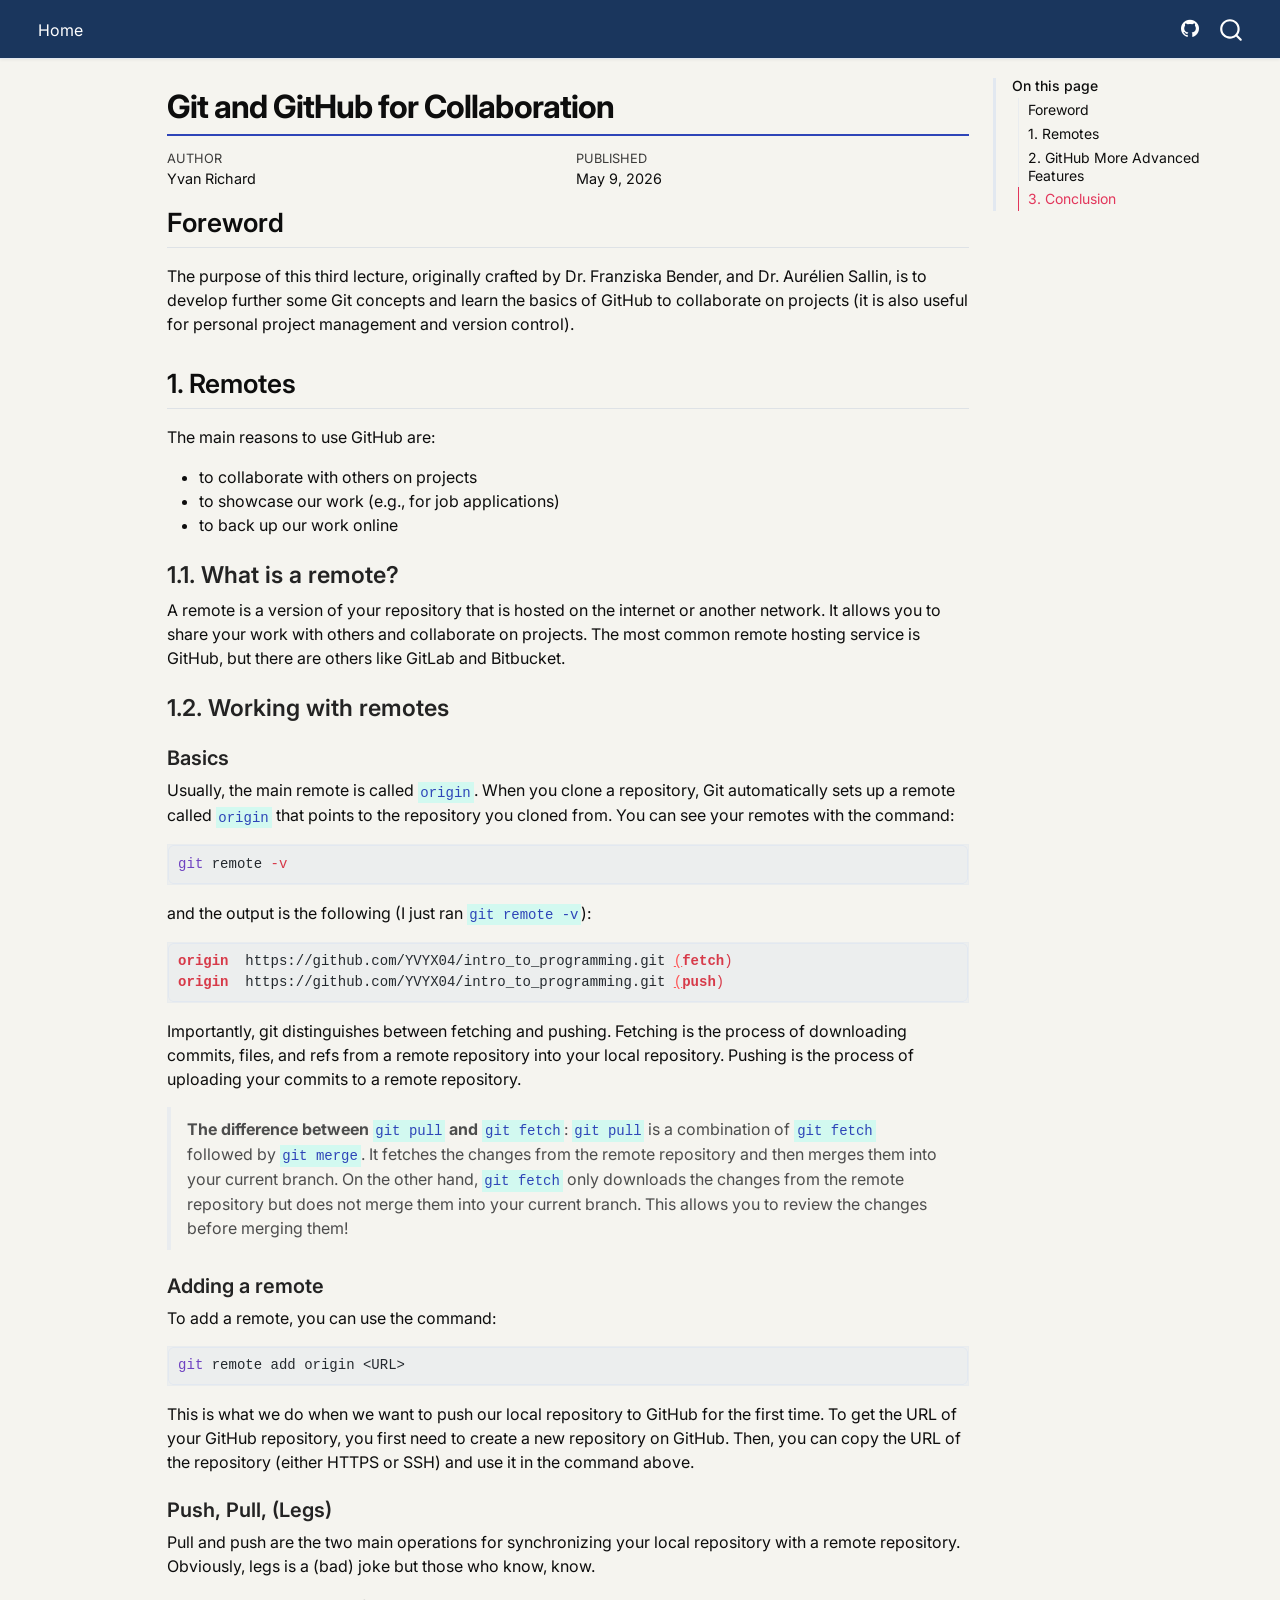
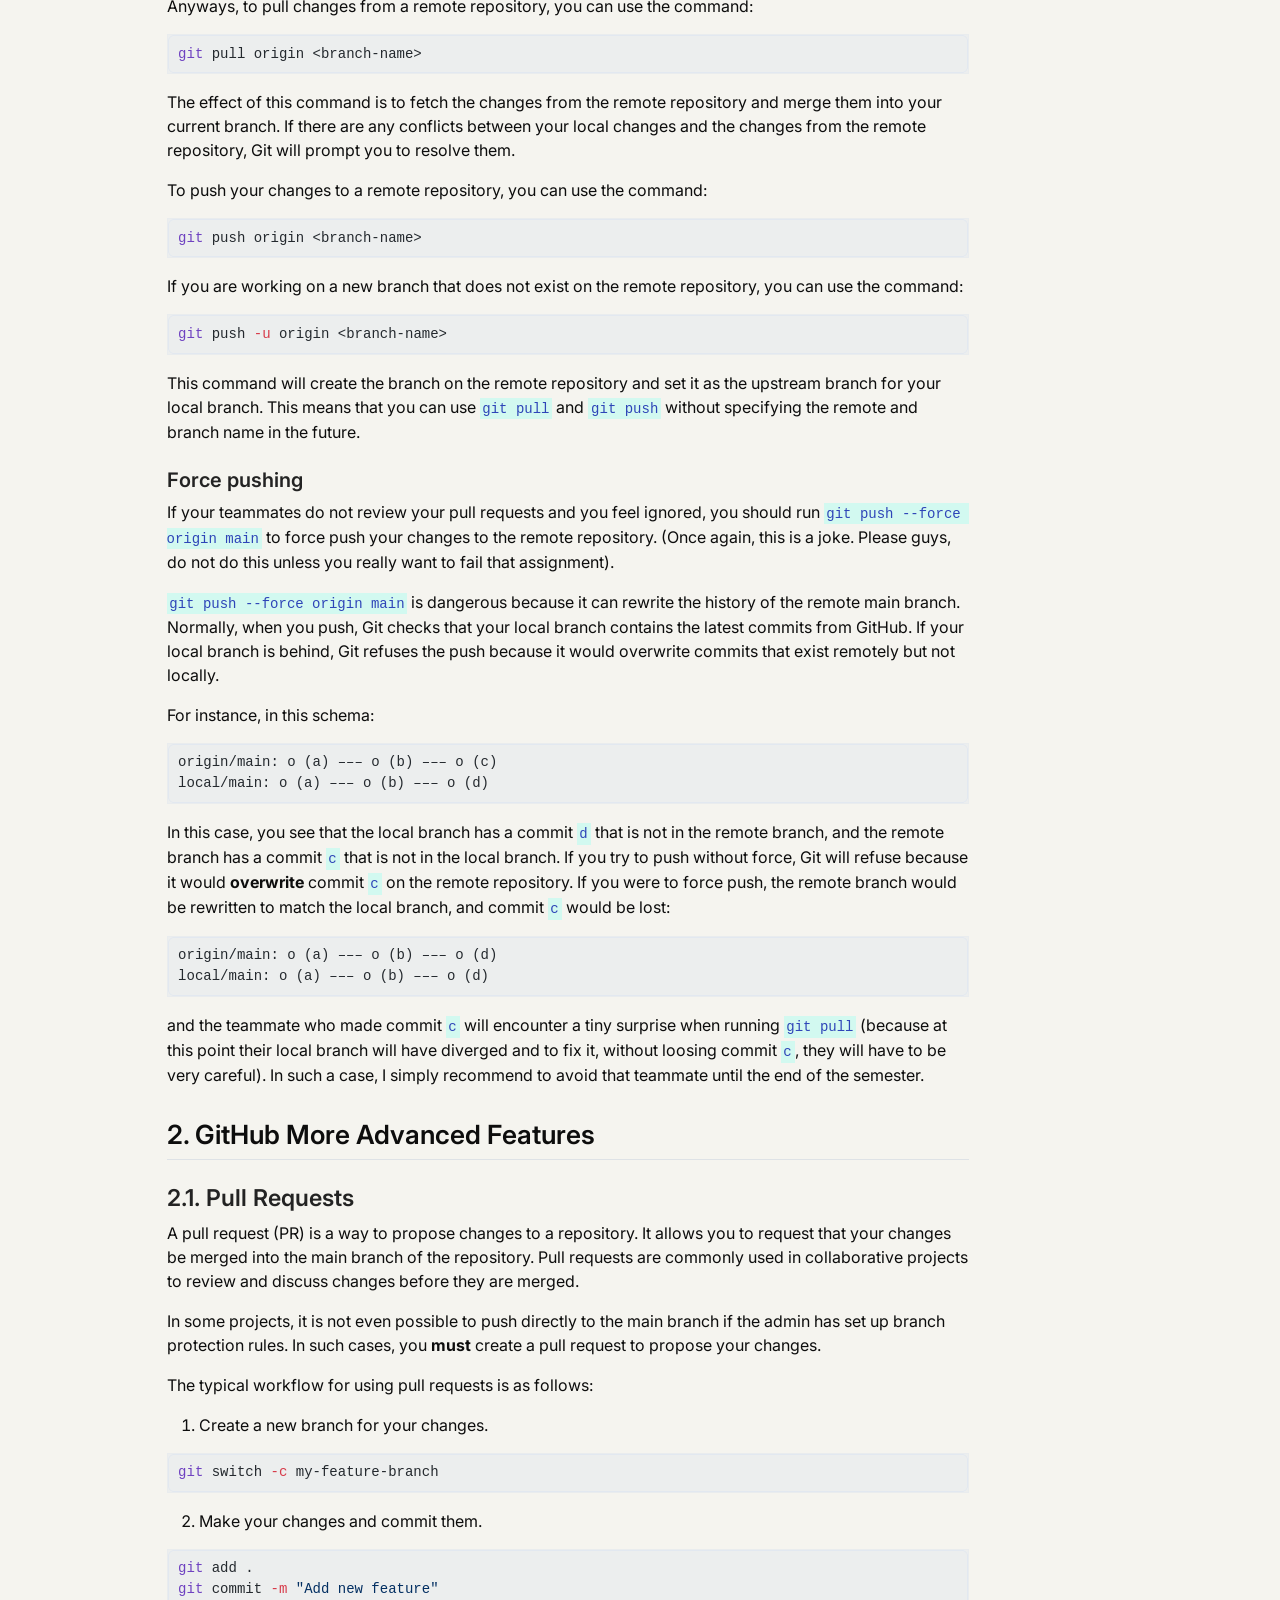
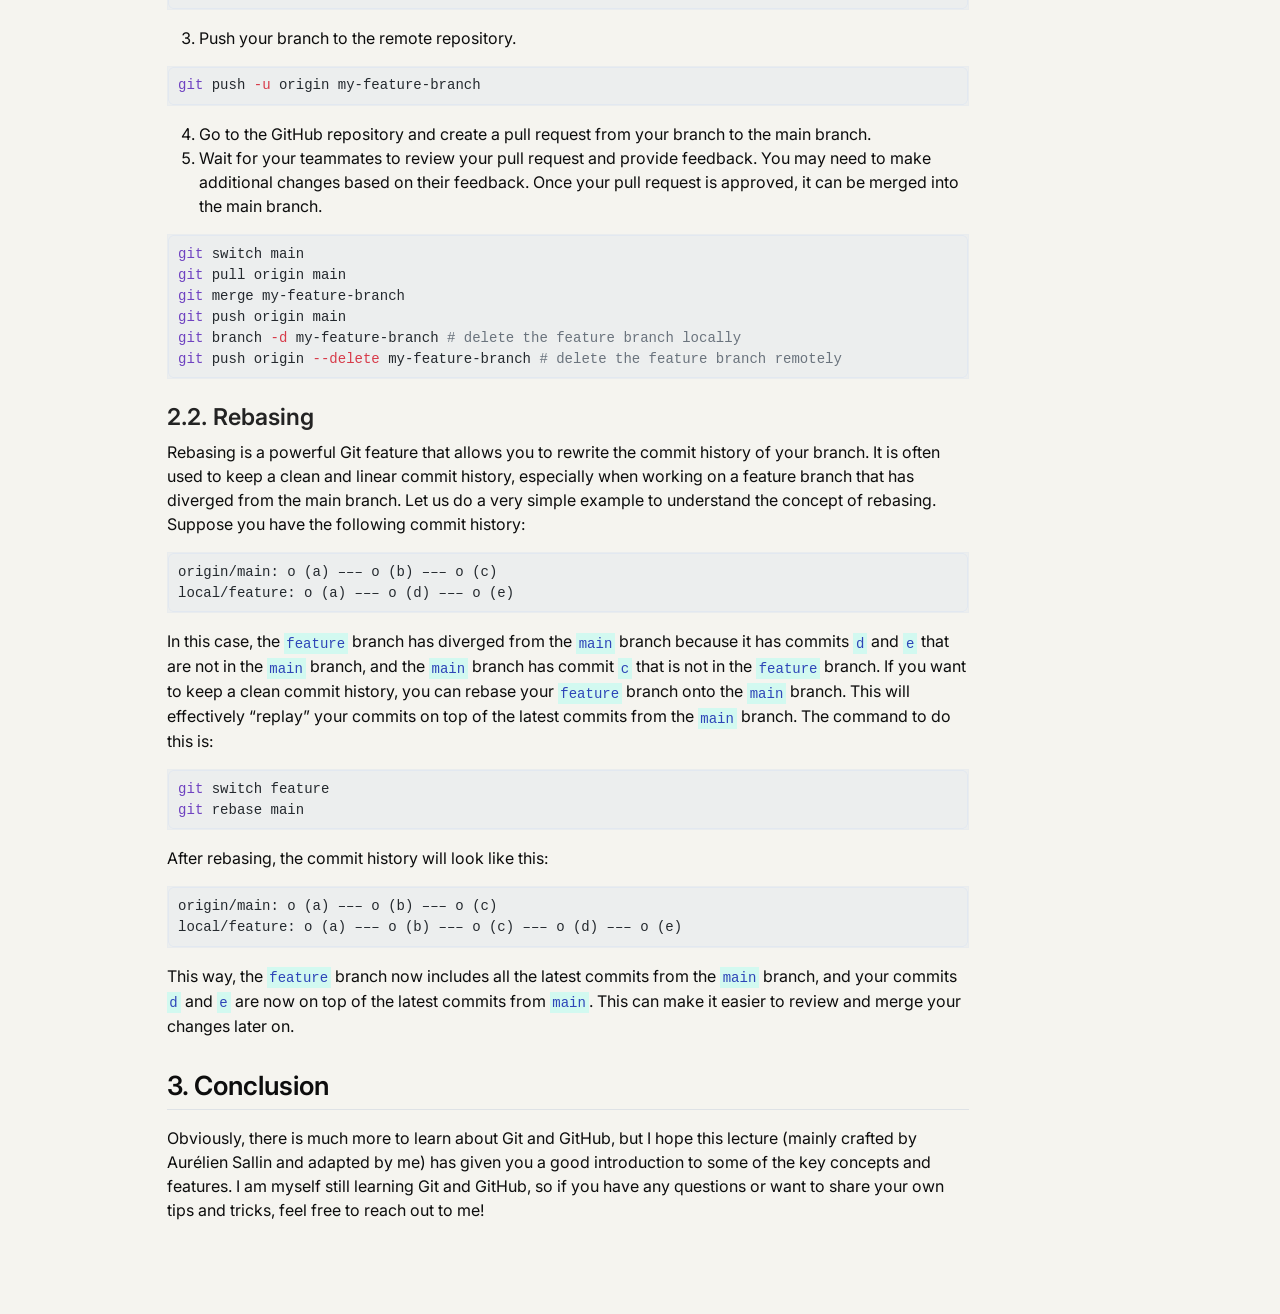
<file: docs/lectures/week_03/summary_03.html>
<!DOCTYPE html>
<html xmlns="http://www.w3.org/1999/xhtml" lang="en" xml:lang="en"><head>

<meta charset="utf-8">
<meta name="generator" content="quarto-1.8.27">

<meta name="viewport" content="width=device-width, initial-scale=1.0, user-scalable=yes">

<meta name="author" content="Yvan Richard">
<meta name="dcterms.date" content="2026-05-09">

<title>Git and GitHub for Collaboration</title>
<style>
code{white-space: pre-wrap;}
span.smallcaps{font-variant: small-caps;}
div.columns{display: flex; gap: min(4vw, 1.5em);}
div.column{flex: auto; overflow-x: auto;}
div.hanging-indent{margin-left: 1.5em; text-indent: -1.5em;}
ul.task-list{list-style: none;}
ul.task-list li input[type="checkbox"] {
  width: 0.8em;
  margin: 0 0.8em 0.2em -1em; /* quarto-specific, see https://github.com/quarto-dev/quarto-cli/issues/4556 */ 
  vertical-align: middle;
}
/* CSS for syntax highlighting */
html { -webkit-text-size-adjust: 100%; }
pre > code.sourceCode { white-space: pre; position: relative; }
pre > code.sourceCode > span { display: inline-block; line-height: 1.25; }
pre > code.sourceCode > span:empty { height: 1.2em; }
.sourceCode { overflow: visible; }
code.sourceCode > span { color: inherit; text-decoration: inherit; }
div.sourceCode { margin: 1em 0; }
pre.sourceCode { margin: 0; }
@media screen {
div.sourceCode { overflow: auto; }
}
@media print {
pre > code.sourceCode { white-space: pre-wrap; }
pre > code.sourceCode > span { text-indent: -5em; padding-left: 5em; }
}
pre.numberSource code
  { counter-reset: source-line 0; }
pre.numberSource code > span
  { position: relative; left: -4em; counter-increment: source-line; }
pre.numberSource code > span > a:first-child::before
  { content: counter(source-line);
    position: relative; left: -1em; text-align: right; vertical-align: baseline;
    border: none; display: inline-block;
    -webkit-touch-callout: none; -webkit-user-select: none;
    -khtml-user-select: none; -moz-user-select: none;
    -ms-user-select: none; user-select: none;
    padding: 0 4px; width: 4em;
  }
pre.numberSource { margin-left: 3em;  padding-left: 4px; }
div.sourceCode
  {   }
@media screen {
pre > code.sourceCode > span > a:first-child::before { text-decoration: underline; }
}
</style>


<script src="../../site_libs/quarto-nav/quarto-nav.js"></script>
<script src="../../site_libs/quarto-nav/headroom.min.js"></script>
<script src="../../site_libs/clipboard/clipboard.min.js"></script>
<script src="../../site_libs/quarto-search/autocomplete.umd.js"></script>
<script src="../../site_libs/quarto-search/fuse.min.js"></script>
<script src="../../site_libs/quarto-search/quarto-search.js"></script>
<meta name="quarto:offset" content="../../">
<script src="../../site_libs/quarto-html/quarto.js" type="module"></script>
<script src="../../site_libs/quarto-html/tabsets/tabsets.js" type="module"></script>
<script src="../../site_libs/quarto-html/axe/axe-check.js" type="module"></script>
<script src="../../site_libs/quarto-html/popper.min.js"></script>
<script src="../../site_libs/quarto-html/tippy.umd.min.js"></script>
<script src="../../site_libs/quarto-html/anchor.min.js"></script>
<link href="../../site_libs/quarto-html/tippy.css" rel="stylesheet">
<link href="../../site_libs/quarto-html/quarto-syntax-highlighting-8b4baf804e461d9b72633f0de59a0cac.css" rel="stylesheet" id="quarto-text-highlighting-styles">
<script src="../../site_libs/bootstrap/bootstrap.min.js"></script>
<link href="../../site_libs/bootstrap/bootstrap-icons.css" rel="stylesheet">
<link href="../../site_libs/bootstrap/bootstrap-b1010f415b9c85e6efbf73f098e0bb0a.min.css" rel="stylesheet" append-hash="true" id="quarto-bootstrap" data-mode="light">
<script id="quarto-search-options" type="application/json">{
  "location": "navbar",
  "copy-button": false,
  "collapse-after": 3,
  "panel-placement": "end",
  "type": "overlay",
  "limit": 50,
  "keyboard-shortcut": [
    "f",
    "/",
    "s"
  ],
  "show-item-context": false,
  "language": {
    "search-no-results-text": "No results",
    "search-matching-documents-text": "matching documents",
    "search-copy-link-title": "Copy link to search",
    "search-hide-matches-text": "Hide additional matches",
    "search-more-match-text": "more match in this document",
    "search-more-matches-text": "more matches in this document",
    "search-clear-button-title": "Clear",
    "search-text-placeholder": "",
    "search-detached-cancel-button-title": "Cancel",
    "search-submit-button-title": "Submit",
    "search-label": "Search"
  }
}</script>


</head>

<body class="nav-fixed quarto-light">

<div id="quarto-search-results"></div>
  <header id="quarto-header" class="headroom fixed-top">
    <nav class="navbar navbar-expand-lg " data-bs-theme="dark">
      <div class="navbar-container container-fluid">
            <div id="quarto-search" class="" title="Search"></div>
          <button class="navbar-toggler" type="button" data-bs-toggle="collapse" data-bs-target="#navbarCollapse" aria-controls="navbarCollapse" role="menu" aria-expanded="false" aria-label="Toggle navigation" onclick="if (window.quartoToggleHeadroom) { window.quartoToggleHeadroom(); }">
  <span class="navbar-toggler-icon"></span>
</button>
          <div class="collapse navbar-collapse" id="navbarCollapse">
            <ul class="navbar-nav navbar-nav-scroll me-auto">
  <li class="nav-item">
    <a class="nav-link" href="../../index.html"> 
<span class="menu-text">Home</span></a>
  </li>  
</ul>
            <ul class="navbar-nav navbar-nav-scroll ms-auto">
  <li class="nav-item compact">
    <a class="nav-link" href="https://github.com/YVYX04/intro_to_programming"> <i class="bi bi-github" role="img" aria-label="GitHub">
</i> 
<span class="menu-text"></span></a>
  </li>  
</ul>
          </div> <!-- /navcollapse -->
            <div class="quarto-navbar-tools">
</div>
      </div> <!-- /container-fluid -->
    </nav>
</header>
<!-- content -->
<div id="quarto-content" class="quarto-container page-columns page-rows-contents page-layout-article page-navbar">
<!-- sidebar -->
<!-- margin-sidebar -->
    <div id="quarto-margin-sidebar" class="sidebar margin-sidebar">
        <nav id="TOC" role="doc-toc" class="toc-active">
    <h2 id="toc-title">On this page</h2>
   
  <ul>
  <li><a href="#foreword" id="toc-foreword" class="nav-link active" data-scroll-target="#foreword">Foreword</a></li>
  <li><a href="#remotes" id="toc-remotes" class="nav-link" data-scroll-target="#remotes">1. Remotes</a>
  <ul class="collapse">
  <li><a href="#what-is-a-remote" id="toc-what-is-a-remote" class="nav-link" data-scroll-target="#what-is-a-remote">1.1. What is a remote?</a></li>
  <li><a href="#working-with-remotes" id="toc-working-with-remotes" class="nav-link" data-scroll-target="#working-with-remotes">1.2. Working with remotes</a></li>
  </ul></li>
  <li><a href="#github-more-advanced-features" id="toc-github-more-advanced-features" class="nav-link" data-scroll-target="#github-more-advanced-features">2. GitHub More Advanced Features</a>
  <ul class="collapse">
  <li><a href="#pull-requests" id="toc-pull-requests" class="nav-link" data-scroll-target="#pull-requests">2.1. Pull Requests</a></li>
  <li><a href="#rebasing" id="toc-rebasing" class="nav-link" data-scroll-target="#rebasing">2.2. Rebasing</a></li>
  </ul></li>
  <li><a href="#conclusion" id="toc-conclusion" class="nav-link" data-scroll-target="#conclusion">3. Conclusion</a></li>
  </ul>
</nav>
    </div>
<!-- main -->
<main class="content" id="quarto-document-content">

<header id="title-block-header" class="quarto-title-block default">
<div class="quarto-title">
<h1 class="title">Git and GitHub for Collaboration</h1>
</div>



<div class="quarto-title-meta">

    <div>
    <div class="quarto-title-meta-heading">Author</div>
    <div class="quarto-title-meta-contents">
             <p>Yvan Richard </p>
          </div>
  </div>
    
    <div>
    <div class="quarto-title-meta-heading">Published</div>
    <div class="quarto-title-meta-contents">
      <p class="date">May 9, 2026</p>
    </div>
  </div>
  
    
  </div>
  


</header>


<section id="foreword" class="level2">
<h2 class="anchored" data-anchor-id="foreword">Foreword</h2>
<p>The purpose of this third lecture, originally crafted by Dr.&nbsp;Franziska Bender, and Dr.&nbsp;Aurélien Sallin, is to develop further some Git concepts and learn the basics of GitHub to collaborate on projects (it is also useful for personal project management and version control).</p>
</section>
<section id="remotes" class="level2">
<h2 class="anchored" data-anchor-id="remotes">1. Remotes</h2>
<p>The main reasons to use GitHub are:</p>
<ul>
<li>to collaborate with others on projects</li>
<li>to showcase our work (e.g., for job applications)</li>
<li>to back up our work online</li>
</ul>
<section id="what-is-a-remote" class="level3">
<h3 class="anchored" data-anchor-id="what-is-a-remote">1.1. What is a remote?</h3>
<p>A remote is a version of your repository that is hosted on the internet or another network. It allows you to share your work with others and collaborate on projects. The most common remote hosting service is GitHub, but there are others like GitLab and Bitbucket.</p>
</section>
<section id="working-with-remotes" class="level3">
<h3 class="anchored" data-anchor-id="working-with-remotes">1.2. Working with remotes</h3>
<section id="basics" class="level4">
<h4 class="anchored" data-anchor-id="basics">Basics</h4>
<p>Usually, the main remote is called <code>origin</code>. When you clone a repository, Git automatically sets up a remote called <code>origin</code> that points to the repository you cloned from. You can see your remotes with the command:</p>
<div class="code-copy-outer-scaffold"><div class="sourceCode" id="cb1"><pre class="sourceCode bash code-with-copy"><code class="sourceCode bash"><span id="cb1-1"><a href="#cb1-1" aria-hidden="true" tabindex="-1"></a><span class="fu">git</span> remote <span class="at">-v</span></span></code></pre></div><button title="Copy to Clipboard" class="code-copy-button"><i class="bi"></i></button></div>
<p>and the output is the following (I just ran <code>git remote -v</code>):</p>
<div class="code-copy-outer-scaffold"><div class="sourceCode" id="cb2"><pre class="sourceCode bash code-with-copy"><code class="sourceCode bash"><span id="cb2-1"><a href="#cb2-1" aria-hidden="true" tabindex="-1"></a><span class="ex">origin</span>  https://github.com/YVYX04/intro_to_programming.git <span class="er">(</span><span class="ex">fetch</span><span class="kw">)</span></span>
<span id="cb2-2"><a href="#cb2-2" aria-hidden="true" tabindex="-1"></a><span class="ex">origin</span>  https://github.com/YVYX04/intro_to_programming.git <span class="er">(</span><span class="ex">push</span><span class="kw">)</span></span></code></pre></div><button title="Copy to Clipboard" class="code-copy-button"><i class="bi"></i></button></div>
<p>Importantly, git distinguishes between fetching and pushing. Fetching is the process of downloading commits, files, and refs from a remote repository into your local repository. Pushing is the process of uploading your commits to a remote repository.</p>
<blockquote class="blockquote">
<p><strong>The difference between <code>git pull</code> and <code>git fetch</code></strong>: <code>git pull</code> is a combination of <code>git fetch</code> followed by <code>git merge</code>. It fetches the changes from the remote repository and then merges them into your current branch. On the other hand, <code>git fetch</code> only downloads the changes from the remote repository but does not merge them into your current branch. This allows you to review the changes before merging them!</p>
</blockquote>
</section>
<section id="adding-a-remote" class="level4">
<h4 class="anchored" data-anchor-id="adding-a-remote">Adding a remote</h4>
<p>To add a remote, you can use the command:</p>
<div class="code-copy-outer-scaffold"><div class="sourceCode" id="cb3"><pre class="sourceCode bash code-with-copy"><code class="sourceCode bash"><span id="cb3-1"><a href="#cb3-1" aria-hidden="true" tabindex="-1"></a><span class="fu">git</span> remote add origin <span class="op">&lt;</span>URL<span class="op">&gt;</span></span></code></pre></div><button title="Copy to Clipboard" class="code-copy-button"><i class="bi"></i></button></div>
<p>This is what we do when we want to push our local repository to GitHub for the first time. To get the URL of your GitHub repository, you first need to create a new repository on GitHub. Then, you can copy the URL of the repository (either HTTPS or SSH) and use it in the command above.</p>
</section>
<section id="push-pull-legs" class="level4">
<h4 class="anchored" data-anchor-id="push-pull-legs">Push, Pull, (Legs)</h4>
<p>Pull and push are the two main operations for synchronizing your local repository with a remote repository. Obviously, legs is a (bad) joke but those who know, know.</p>
<p>Anyways, to pull changes from a remote repository, you can use the command:</p>
<div class="code-copy-outer-scaffold"><div class="sourceCode" id="cb4"><pre class="sourceCode bash code-with-copy"><code class="sourceCode bash"><span id="cb4-1"><a href="#cb4-1" aria-hidden="true" tabindex="-1"></a><span class="fu">git</span> pull origin <span class="op">&lt;</span>branch-name<span class="op">&gt;</span></span></code></pre></div><button title="Copy to Clipboard" class="code-copy-button"><i class="bi"></i></button></div>
<p>The effect of this command is to fetch the changes from the remote repository and merge them into your current branch. If there are any conflicts between your local changes and the changes from the remote repository, Git will prompt you to resolve them.</p>
<p>To push your changes to a remote repository, you can use the command:</p>
<div class="code-copy-outer-scaffold"><div class="sourceCode" id="cb5"><pre class="sourceCode bash code-with-copy"><code class="sourceCode bash"><span id="cb5-1"><a href="#cb5-1" aria-hidden="true" tabindex="-1"></a><span class="fu">git</span> push origin <span class="op">&lt;</span>branch-name<span class="op">&gt;</span></span></code></pre></div><button title="Copy to Clipboard" class="code-copy-button"><i class="bi"></i></button></div>
<p>If you are working on a new branch that does not exist on the remote repository, you can use the command:</p>
<div class="code-copy-outer-scaffold"><div class="sourceCode" id="cb6"><pre class="sourceCode bash code-with-copy"><code class="sourceCode bash"><span id="cb6-1"><a href="#cb6-1" aria-hidden="true" tabindex="-1"></a><span class="fu">git</span> push <span class="at">-u</span> origin <span class="op">&lt;</span>branch-name<span class="op">&gt;</span></span></code></pre></div><button title="Copy to Clipboard" class="code-copy-button"><i class="bi"></i></button></div>
<p>This command will create the branch on the remote repository and set it as the upstream branch for your local branch. This means that you can use <code>git pull</code> and <code>git push</code> without specifying the remote and branch name in the future.</p>
</section>
<section id="force-pushing" class="level4">
<h4 class="anchored" data-anchor-id="force-pushing">Force pushing</h4>
<p>If your teammates do not review your pull requests and you feel ignored, you should run <code>git push --force origin main</code> to force push your changes to the remote repository. (Once again, this is a joke. Please guys, do not do this unless you really want to fail that assignment).</p>
<p><code>git push --force origin main</code> is dangerous because it can rewrite the history of the remote main branch. Normally, when you push, Git checks that your local branch contains the latest commits from GitHub. If your local branch is behind, Git refuses the push because it would overwrite commits that exist remotely but not locally.</p>
<p>For instance, in this schema:</p>
<div class="code-copy-outer-scaffold"><div class="sourceCode" id="cb7"><pre class="sourceCode txt code-with-copy"><code class="sourceCode default"><span id="cb7-1"><a href="#cb7-1" aria-hidden="true" tabindex="-1"></a>origin/main: o (a) ––– o (b) ––– o (c)</span>
<span id="cb7-2"><a href="#cb7-2" aria-hidden="true" tabindex="-1"></a>local/main: o (a) ––– o (b) ––– o (d)</span></code></pre></div><button title="Copy to Clipboard" class="code-copy-button"><i class="bi"></i></button></div>
<p>In this case, you see that the local branch has a commit <code>d</code> that is not in the remote branch, and the remote branch has a commit <code>c</code> that is not in the local branch. If you try to push without force, Git will refuse because it would <strong>overwrite</strong> commit <code>c</code> on the remote repository. If you were to force push, the remote branch would be rewritten to match the local branch, and commit <code>c</code> would be lost:</p>
<div class="code-copy-outer-scaffold"><div class="sourceCode" id="cb8"><pre class="sourceCode txt code-with-copy"><code class="sourceCode default"><span id="cb8-1"><a href="#cb8-1" aria-hidden="true" tabindex="-1"></a>origin/main: o (a) ––– o (b) ––– o (d)</span>
<span id="cb8-2"><a href="#cb8-2" aria-hidden="true" tabindex="-1"></a>local/main: o (a) ––– o (b) ––– o (d)</span></code></pre></div><button title="Copy to Clipboard" class="code-copy-button"><i class="bi"></i></button></div>
<p>and the teammate who made commit <code>c</code> will encounter a tiny surprise when running <code>git pull</code> (because at this point their local branch will have diverged and to fix it, without loosing commit <code>c</code>, they will have to be very careful). In such a case, I simply recommend to avoid that teammate until the end of the semester.</p>
</section>
</section>
</section>
<section id="github-more-advanced-features" class="level2">
<h2 class="anchored" data-anchor-id="github-more-advanced-features">2. GitHub More Advanced Features</h2>
<section id="pull-requests" class="level3">
<h3 class="anchored" data-anchor-id="pull-requests">2.1. Pull Requests</h3>
<p>A pull request (PR) is a way to propose changes to a repository. It allows you to request that your changes be merged into the main branch of the repository. Pull requests are commonly used in collaborative projects to review and discuss changes before they are merged.</p>
<p>In some projects, it is not even possible to push directly to the main branch if the admin has set up branch protection rules. In such cases, you <strong>must</strong> create a pull request to propose your changes.</p>
<p>The typical workflow for using pull requests is as follows:</p>
<ol type="1">
<li>Create a new branch for your changes.</li>
</ol>
<div class="code-copy-outer-scaffold"><div class="sourceCode" id="cb9"><pre class="sourceCode bash code-with-copy"><code class="sourceCode bash"><span id="cb9-1"><a href="#cb9-1" aria-hidden="true" tabindex="-1"></a><span class="fu">git</span> switch <span class="at">-c</span> my-feature-branch</span></code></pre></div><button title="Copy to Clipboard" class="code-copy-button"><i class="bi"></i></button></div>
<ol start="2" type="1">
<li>Make your changes and commit them.</li>
</ol>
<div class="code-copy-outer-scaffold"><div class="sourceCode" id="cb10"><pre class="sourceCode bash code-with-copy"><code class="sourceCode bash"><span id="cb10-1"><a href="#cb10-1" aria-hidden="true" tabindex="-1"></a><span class="fu">git</span> add .</span>
<span id="cb10-2"><a href="#cb10-2" aria-hidden="true" tabindex="-1"></a><span class="fu">git</span> commit <span class="at">-m</span> <span class="st">"Add new feature"</span></span></code></pre></div><button title="Copy to Clipboard" class="code-copy-button"><i class="bi"></i></button></div>
<ol start="3" type="1">
<li>Push your branch to the remote repository.</li>
</ol>
<div class="code-copy-outer-scaffold"><div class="sourceCode" id="cb11"><pre class="sourceCode bash code-with-copy"><code class="sourceCode bash"><span id="cb11-1"><a href="#cb11-1" aria-hidden="true" tabindex="-1"></a><span class="fu">git</span> push <span class="at">-u</span> origin my-feature-branch</span></code></pre></div><button title="Copy to Clipboard" class="code-copy-button"><i class="bi"></i></button></div>
<ol start="4" type="1">
<li>Go to the GitHub repository and create a pull request from your branch to the main branch.</li>
<li>Wait for your teammates to review your pull request and provide feedback. You may need to make additional changes based on their feedback. Once your pull request is approved, it can be merged into the main branch.</li>
</ol>
<div class="code-copy-outer-scaffold"><div class="sourceCode" id="cb12"><pre class="sourceCode bash code-with-copy"><code class="sourceCode bash"><span id="cb12-1"><a href="#cb12-1" aria-hidden="true" tabindex="-1"></a><span class="fu">git</span> switch main</span>
<span id="cb12-2"><a href="#cb12-2" aria-hidden="true" tabindex="-1"></a><span class="fu">git</span> pull origin main</span>
<span id="cb12-3"><a href="#cb12-3" aria-hidden="true" tabindex="-1"></a><span class="fu">git</span> merge my-feature-branch</span>
<span id="cb12-4"><a href="#cb12-4" aria-hidden="true" tabindex="-1"></a><span class="fu">git</span> push origin main</span>
<span id="cb12-5"><a href="#cb12-5" aria-hidden="true" tabindex="-1"></a><span class="fu">git</span> branch <span class="at">-d</span> my-feature-branch <span class="co"># delete the feature branch locally</span></span>
<span id="cb12-6"><a href="#cb12-6" aria-hidden="true" tabindex="-1"></a><span class="fu">git</span> push origin <span class="at">--delete</span> my-feature-branch <span class="co"># delete the feature branch remotely</span></span></code></pre></div><button title="Copy to Clipboard" class="code-copy-button"><i class="bi"></i></button></div>
</section>
<section id="rebasing" class="level3">
<h3 class="anchored" data-anchor-id="rebasing">2.2. Rebasing</h3>
<p>Rebasing is a powerful Git feature that allows you to rewrite the commit history of your branch. It is often used to keep a clean and linear commit history, especially when working on a feature branch that has diverged from the main branch. Let us do a very simple example to understand the concept of rebasing. Suppose you have the following commit history:</p>
<div class="code-copy-outer-scaffold"><div class="sourceCode" id="cb13"><pre class="sourceCode txt code-with-copy"><code class="sourceCode default"><span id="cb13-1"><a href="#cb13-1" aria-hidden="true" tabindex="-1"></a>origin/main: o (a) ––– o (b) ––– o (c)</span>
<span id="cb13-2"><a href="#cb13-2" aria-hidden="true" tabindex="-1"></a>local/feature: o (a) ––– o (d) ––– o (e)</span></code></pre></div><button title="Copy to Clipboard" class="code-copy-button"><i class="bi"></i></button></div>
<p>In this case, the <code>feature</code> branch has diverged from the <code>main</code> branch because it has commits <code>d</code> and <code>e</code> that are not in the <code>main</code> branch, and the <code>main</code> branch has commit <code>c</code> that is not in the <code>feature</code> branch. If you want to keep a clean commit history, you can rebase your <code>feature</code> branch onto the <code>main</code> branch. This will effectively “replay” your commits on top of the latest commits from the <code>main</code> branch. The command to do this is:</p>
<div class="code-copy-outer-scaffold"><div class="sourceCode" id="cb14"><pre class="sourceCode bash code-with-copy"><code class="sourceCode bash"><span id="cb14-1"><a href="#cb14-1" aria-hidden="true" tabindex="-1"></a><span class="fu">git</span> switch feature</span>
<span id="cb14-2"><a href="#cb14-2" aria-hidden="true" tabindex="-1"></a><span class="fu">git</span> rebase main</span></code></pre></div><button title="Copy to Clipboard" class="code-copy-button"><i class="bi"></i></button></div>
<p>After rebasing, the commit history will look like this:</p>
<div class="code-copy-outer-scaffold"><div class="sourceCode" id="cb15"><pre class="sourceCode txt code-with-copy"><code class="sourceCode default"><span id="cb15-1"><a href="#cb15-1" aria-hidden="true" tabindex="-1"></a>origin/main: o (a) ––– o (b) ––– o (c)</span>
<span id="cb15-2"><a href="#cb15-2" aria-hidden="true" tabindex="-1"></a>local/feature: o (a) ––– o (b) ––– o (c) ––– o (d) ––– o (e)</span></code></pre></div><button title="Copy to Clipboard" class="code-copy-button"><i class="bi"></i></button></div>
<p>This way, the <code>feature</code> branch now includes all the latest commits from the <code>main</code> branch, and your commits <code>d</code> and <code>e</code> are now on top of the latest commits from <code>main</code>. This can make it easier to review and merge your changes later on.</p>
</section>
</section>
<section id="conclusion" class="level2">
<h2 class="anchored" data-anchor-id="conclusion">3. Conclusion</h2>
<p>Obviously, there is much more to learn about Git and GitHub, but I hope this lecture (mainly crafted by Aurélien Sallin and adapted by me) has given you a good introduction to some of the key concepts and features. I am myself still learning Git and GitHub, so if you have any questions or want to share your own tips and tricks, feel free to reach out to me!</p>


</section>

</main> <!-- /main -->
<script id="quarto-html-after-body" type="application/javascript">
  window.document.addEventListener("DOMContentLoaded", function (event) {
    const icon = "";
    const anchorJS = new window.AnchorJS();
    anchorJS.options = {
      placement: 'right',
      icon: icon
    };
    anchorJS.add('.anchored');
    const isCodeAnnotation = (el) => {
      for (const clz of el.classList) {
        if (clz.startsWith('code-annotation-')) {                     
          return true;
        }
      }
      return false;
    }
    const onCopySuccess = function(e) {
      // button target
      const button = e.trigger;
      // don't keep focus
      button.blur();
      // flash "checked"
      button.classList.add('code-copy-button-checked');
      var currentTitle = button.getAttribute("title");
      button.setAttribute("title", "Copied!");
      let tooltip;
      if (window.bootstrap) {
        button.setAttribute("data-bs-toggle", "tooltip");
        button.setAttribute("data-bs-placement", "left");
        button.setAttribute("data-bs-title", "Copied!");
        tooltip = new bootstrap.Tooltip(button, 
          { trigger: "manual", 
            customClass: "code-copy-button-tooltip",
            offset: [0, -8]});
        tooltip.show();    
      }
      setTimeout(function() {
        if (tooltip) {
          tooltip.hide();
          button.removeAttribute("data-bs-title");
          button.removeAttribute("data-bs-toggle");
          button.removeAttribute("data-bs-placement");
        }
        button.setAttribute("title", currentTitle);
        button.classList.remove('code-copy-button-checked');
      }, 1000);
      // clear code selection
      e.clearSelection();
    }
    const getTextToCopy = function(trigger) {
      const outerScaffold = trigger.parentElement.cloneNode(true);
      const codeEl = outerScaffold.querySelector('code');
      for (const childEl of codeEl.children) {
        if (isCodeAnnotation(childEl)) {
          childEl.remove();
        }
      }
      return codeEl.innerText;
    }
    const clipboard = new window.ClipboardJS('.code-copy-button:not([data-in-quarto-modal])', {
      text: getTextToCopy
    });
    clipboard.on('success', onCopySuccess);
    if (window.document.getElementById('quarto-embedded-source-code-modal')) {
      const clipboardModal = new window.ClipboardJS('.code-copy-button[data-in-quarto-modal]', {
        text: getTextToCopy,
        container: window.document.getElementById('quarto-embedded-source-code-modal')
      });
      clipboardModal.on('success', onCopySuccess);
    }
      var localhostRegex = new RegExp(/^(?:http|https):\/\/localhost\:?[0-9]*\//);
      var mailtoRegex = new RegExp(/^mailto:/);
        var filterRegex = new RegExp('/' + window.location.host + '/');
      var isInternal = (href) => {
          return filterRegex.test(href) || localhostRegex.test(href) || mailtoRegex.test(href);
      }
      // Inspect non-navigation links and adorn them if external
     var links = window.document.querySelectorAll('a[href]:not(.nav-link):not(.navbar-brand):not(.toc-action):not(.sidebar-link):not(.sidebar-item-toggle):not(.pagination-link):not(.no-external):not([aria-hidden]):not(.dropdown-item):not(.quarto-navigation-tool):not(.about-link)');
      for (var i=0; i<links.length; i++) {
        const link = links[i];
        if (!isInternal(link.href)) {
          // undo the damage that might have been done by quarto-nav.js in the case of
          // links that we want to consider external
          if (link.dataset.originalHref !== undefined) {
            link.href = link.dataset.originalHref;
          }
        }
      }
    function tippyHover(el, contentFn, onTriggerFn, onUntriggerFn) {
      const config = {
        allowHTML: true,
        maxWidth: 500,
        delay: 100,
        arrow: false,
        appendTo: function(el) {
            return el.parentElement;
        },
        interactive: true,
        interactiveBorder: 10,
        theme: 'quarto',
        placement: 'bottom-start',
      };
      if (contentFn) {
        config.content = contentFn;
      }
      if (onTriggerFn) {
        config.onTrigger = onTriggerFn;
      }
      if (onUntriggerFn) {
        config.onUntrigger = onUntriggerFn;
      }
      window.tippy(el, config); 
    }
    const noterefs = window.document.querySelectorAll('a[role="doc-noteref"]');
    for (var i=0; i<noterefs.length; i++) {
      const ref = noterefs[i];
      tippyHover(ref, function() {
        // use id or data attribute instead here
        let href = ref.getAttribute('data-footnote-href') || ref.getAttribute('href');
        try { href = new URL(href).hash; } catch {}
        const id = href.replace(/^#\/?/, "");
        const note = window.document.getElementById(id);
        if (note) {
          return note.innerHTML;
        } else {
          return "";
        }
      });
    }
    const xrefs = window.document.querySelectorAll('a.quarto-xref');
    const processXRef = (id, note) => {
      // Strip column container classes
      const stripColumnClz = (el) => {
        el.classList.remove("page-full", "page-columns");
        if (el.children) {
          for (const child of el.children) {
            stripColumnClz(child);
          }
        }
      }
      stripColumnClz(note)
      if (id === null || id.startsWith('sec-')) {
        // Special case sections, only their first couple elements
        const container = document.createElement("div");
        if (note.children && note.children.length > 2) {
          container.appendChild(note.children[0].cloneNode(true));
          for (let i = 1; i < note.children.length; i++) {
            const child = note.children[i];
            if (child.tagName === "P" && child.innerText === "") {
              continue;
            } else {
              container.appendChild(child.cloneNode(true));
              break;
            }
          }
          if (window.Quarto?.typesetMath) {
            window.Quarto.typesetMath(container);
          }
          return container.innerHTML
        } else {
          if (window.Quarto?.typesetMath) {
            window.Quarto.typesetMath(note);
          }
          return note.innerHTML;
        }
      } else {
        // Remove any anchor links if they are present
        const anchorLink = note.querySelector('a.anchorjs-link');
        if (anchorLink) {
          anchorLink.remove();
        }
        if (window.Quarto?.typesetMath) {
          window.Quarto.typesetMath(note);
        }
        if (note.classList.contains("callout")) {
          return note.outerHTML;
        } else {
          return note.innerHTML;
        }
      }
    }
    for (var i=0; i<xrefs.length; i++) {
      const xref = xrefs[i];
      tippyHover(xref, undefined, function(instance) {
        instance.disable();
        let url = xref.getAttribute('href');
        let hash = undefined; 
        if (url.startsWith('#')) {
          hash = url;
        } else {
          try { hash = new URL(url).hash; } catch {}
        }
        if (hash) {
          const id = hash.replace(/^#\/?/, "");
          const note = window.document.getElementById(id);
          if (note !== null) {
            try {
              const html = processXRef(id, note.cloneNode(true));
              instance.setContent(html);
            } finally {
              instance.enable();
              instance.show();
            }
          } else {
            // See if we can fetch this
            fetch(url.split('#')[0])
            .then(res => res.text())
            .then(html => {
              const parser = new DOMParser();
              const htmlDoc = parser.parseFromString(html, "text/html");
              const note = htmlDoc.getElementById(id);
              if (note !== null) {
                const html = processXRef(id, note);
                instance.setContent(html);
              } 
            }).finally(() => {
              instance.enable();
              instance.show();
            });
          }
        } else {
          // See if we can fetch a full url (with no hash to target)
          // This is a special case and we should probably do some content thinning / targeting
          fetch(url)
          .then(res => res.text())
          .then(html => {
            const parser = new DOMParser();
            const htmlDoc = parser.parseFromString(html, "text/html");
            const note = htmlDoc.querySelector('main.content');
            if (note !== null) {
              // This should only happen for chapter cross references
              // (since there is no id in the URL)
              // remove the first header
              if (note.children.length > 0 && note.children[0].tagName === "HEADER") {
                note.children[0].remove();
              }
              const html = processXRef(null, note);
              instance.setContent(html);
            } 
          }).finally(() => {
            instance.enable();
            instance.show();
          });
        }
      }, function(instance) {
      });
    }
        let selectedAnnoteEl;
        const selectorForAnnotation = ( cell, annotation) => {
          let cellAttr = 'data-code-cell="' + cell + '"';
          let lineAttr = 'data-code-annotation="' +  annotation + '"';
          const selector = 'span[' + cellAttr + '][' + lineAttr + ']';
          return selector;
        }
        const selectCodeLines = (annoteEl) => {
          const doc = window.document;
          const targetCell = annoteEl.getAttribute("data-target-cell");
          const targetAnnotation = annoteEl.getAttribute("data-target-annotation");
          const annoteSpan = window.document.querySelector(selectorForAnnotation(targetCell, targetAnnotation));
          const lines = annoteSpan.getAttribute("data-code-lines").split(",");
          const lineIds = lines.map((line) => {
            return targetCell + "-" + line;
          })
          let top = null;
          let height = null;
          let parent = null;
          if (lineIds.length > 0) {
              //compute the position of the single el (top and bottom and make a div)
              const el = window.document.getElementById(lineIds[0]);
              top = el.offsetTop;
              height = el.offsetHeight;
              parent = el.parentElement.parentElement;
            if (lineIds.length > 1) {
              const lastEl = window.document.getElementById(lineIds[lineIds.length - 1]);
              const bottom = lastEl.offsetTop + lastEl.offsetHeight;
              height = bottom - top;
            }
            if (top !== null && height !== null && parent !== null) {
              // cook up a div (if necessary) and position it 
              let div = window.document.getElementById("code-annotation-line-highlight");
              if (div === null) {
                div = window.document.createElement("div");
                div.setAttribute("id", "code-annotation-line-highlight");
                div.style.position = 'absolute';
                parent.appendChild(div);
              }
              div.style.top = top - 2 + "px";
              div.style.height = height + 4 + "px";
              div.style.left = 0;
              let gutterDiv = window.document.getElementById("code-annotation-line-highlight-gutter");
              if (gutterDiv === null) {
                gutterDiv = window.document.createElement("div");
                gutterDiv.setAttribute("id", "code-annotation-line-highlight-gutter");
                gutterDiv.style.position = 'absolute';
                const codeCell = window.document.getElementById(targetCell);
                const gutter = codeCell.querySelector('.code-annotation-gutter');
                gutter.appendChild(gutterDiv);
              }
              gutterDiv.style.top = top - 2 + "px";
              gutterDiv.style.height = height + 4 + "px";
            }
            selectedAnnoteEl = annoteEl;
          }
        };
        const unselectCodeLines = () => {
          const elementsIds = ["code-annotation-line-highlight", "code-annotation-line-highlight-gutter"];
          elementsIds.forEach((elId) => {
            const div = window.document.getElementById(elId);
            if (div) {
              div.remove();
            }
          });
          selectedAnnoteEl = undefined;
        };
          // Handle positioning of the toggle
      window.addEventListener(
        "resize",
        throttle(() => {
          elRect = undefined;
          if (selectedAnnoteEl) {
            selectCodeLines(selectedAnnoteEl);
          }
        }, 10)
      );
      function throttle(fn, ms) {
      let throttle = false;
      let timer;
        return (...args) => {
          if(!throttle) { // first call gets through
              fn.apply(this, args);
              throttle = true;
          } else { // all the others get throttled
              if(timer) clearTimeout(timer); // cancel #2
              timer = setTimeout(() => {
                fn.apply(this, args);
                timer = throttle = false;
              }, ms);
          }
        };
      }
        // Attach click handler to the DT
        const annoteDls = window.document.querySelectorAll('dt[data-target-cell]');
        for (const annoteDlNode of annoteDls) {
          annoteDlNode.addEventListener('click', (event) => {
            const clickedEl = event.target;
            if (clickedEl !== selectedAnnoteEl) {
              unselectCodeLines();
              const activeEl = window.document.querySelector('dt[data-target-cell].code-annotation-active');
              if (activeEl) {
                activeEl.classList.remove('code-annotation-active');
              }
              selectCodeLines(clickedEl);
              clickedEl.classList.add('code-annotation-active');
            } else {
              // Unselect the line
              unselectCodeLines();
              clickedEl.classList.remove('code-annotation-active');
            }
          });
        }
    const findCites = (el) => {
      const parentEl = el.parentElement;
      if (parentEl) {
        const cites = parentEl.dataset.cites;
        if (cites) {
          return {
            el,
            cites: cites.split(' ')
          };
        } else {
          return findCites(el.parentElement)
        }
      } else {
        return undefined;
      }
    };
    var bibliorefs = window.document.querySelectorAll('a[role="doc-biblioref"]');
    for (var i=0; i<bibliorefs.length; i++) {
      const ref = bibliorefs[i];
      const citeInfo = findCites(ref);
      if (citeInfo) {
        tippyHover(citeInfo.el, function() {
          var popup = window.document.createElement('div');
          citeInfo.cites.forEach(function(cite) {
            var citeDiv = window.document.createElement('div');
            citeDiv.classList.add('hanging-indent');
            citeDiv.classList.add('csl-entry');
            var biblioDiv = window.document.getElementById('ref-' + cite);
            if (biblioDiv) {
              citeDiv.innerHTML = biblioDiv.innerHTML;
            }
            popup.appendChild(citeDiv);
          });
          return popup.innerHTML;
        });
      }
    }
  });
  </script>
</div> <!-- /content -->




</body></html>
</file>
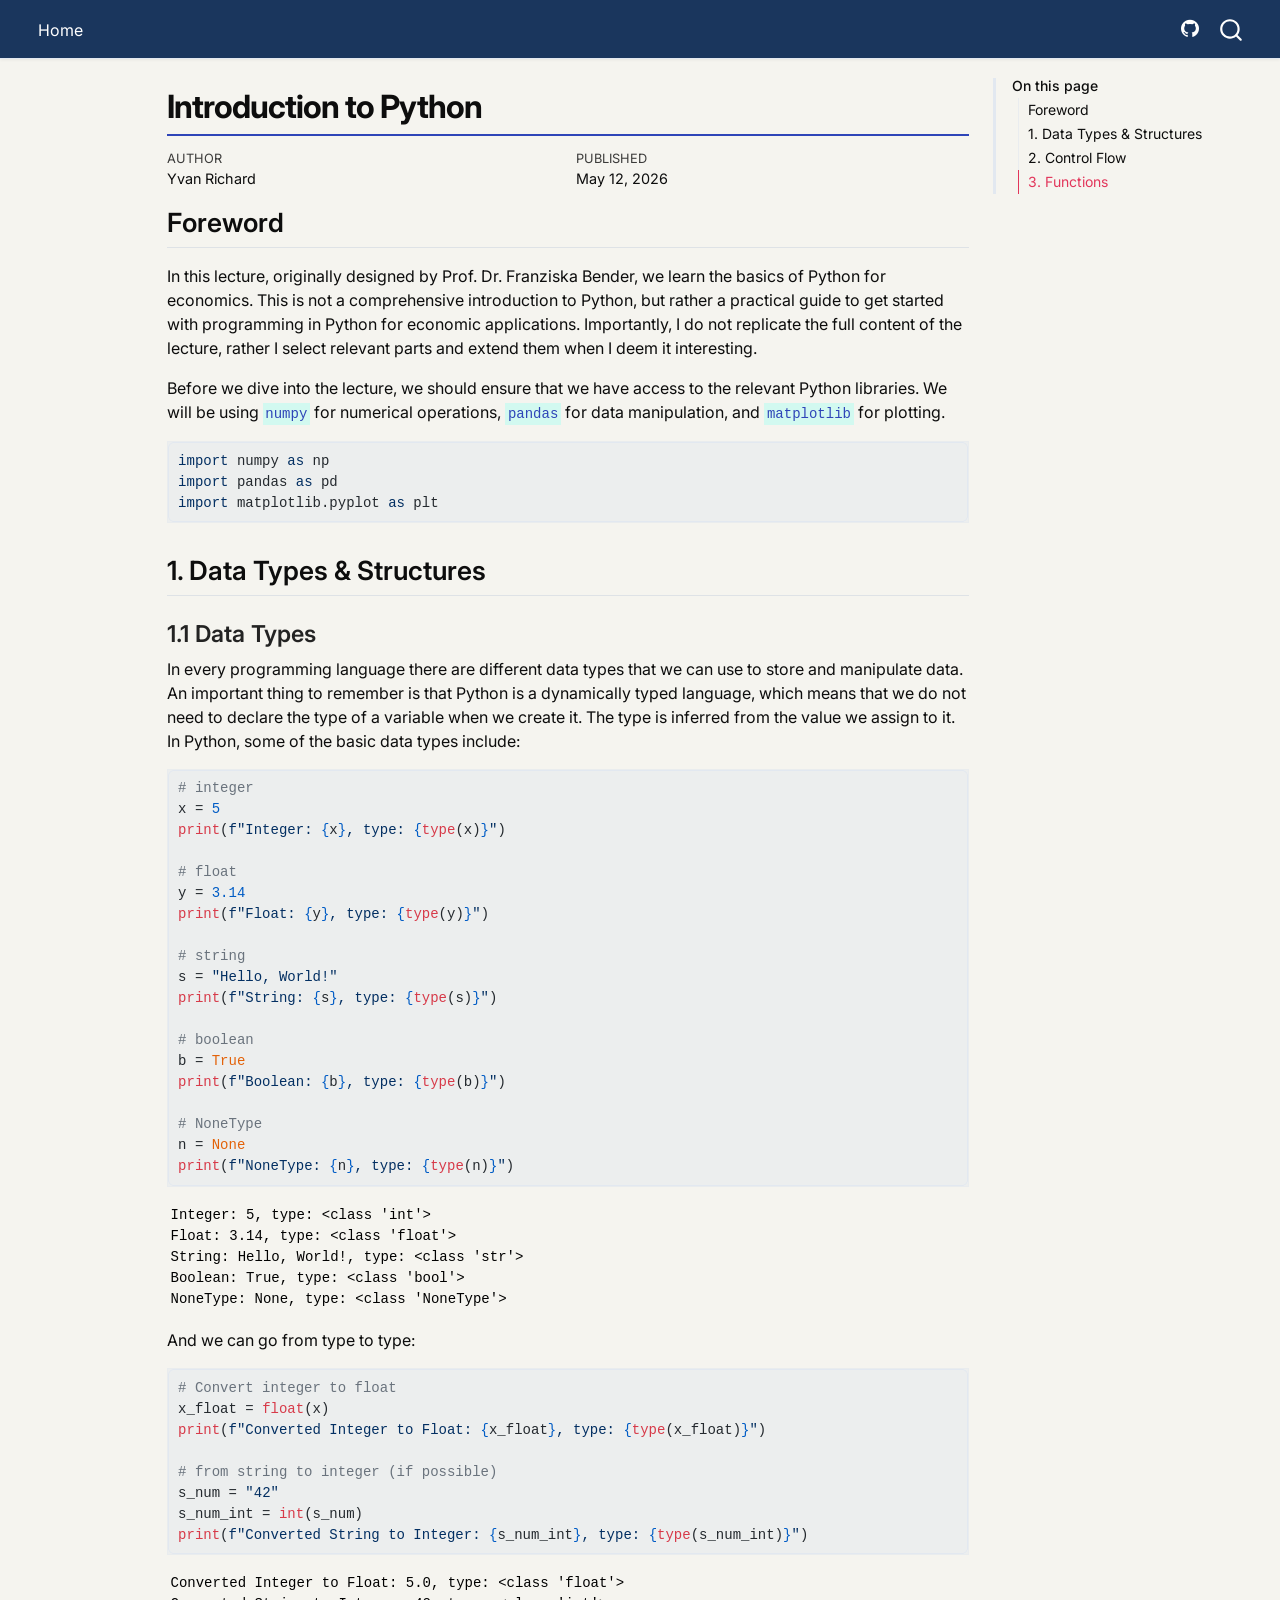
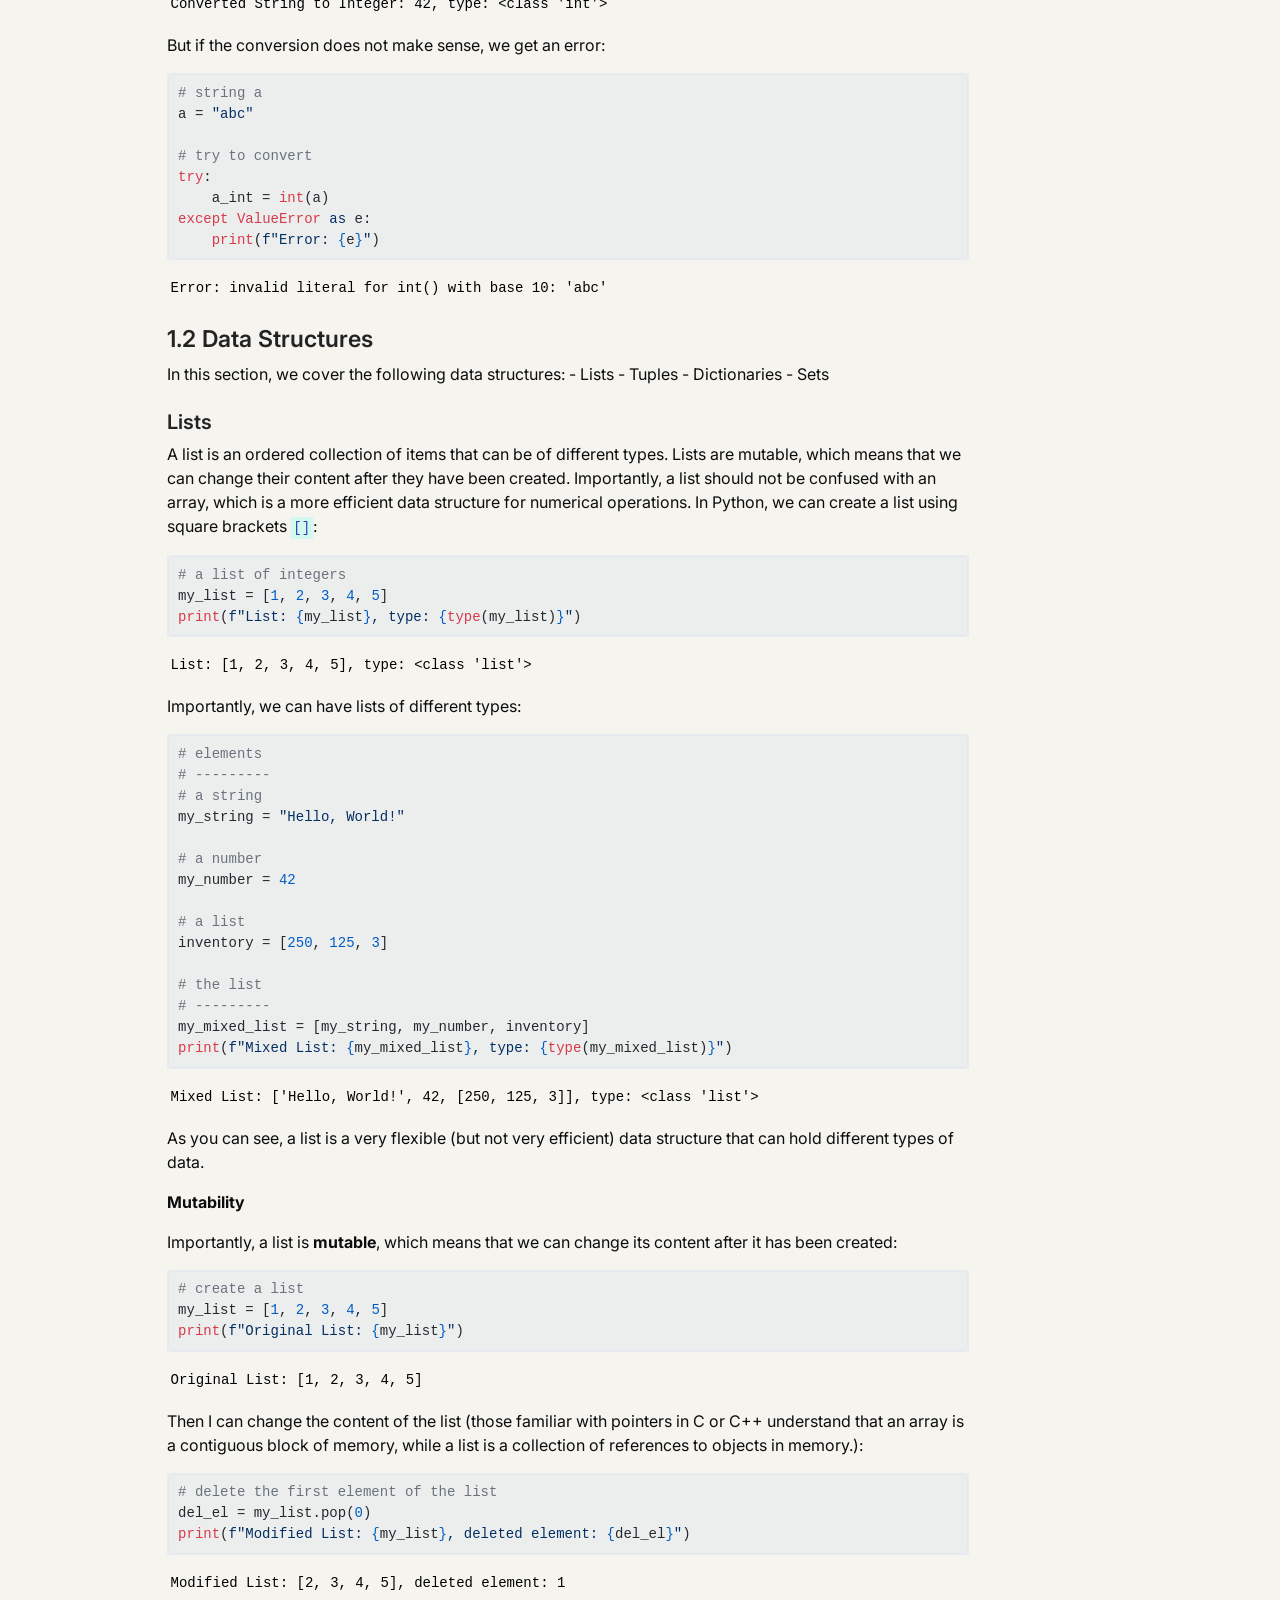
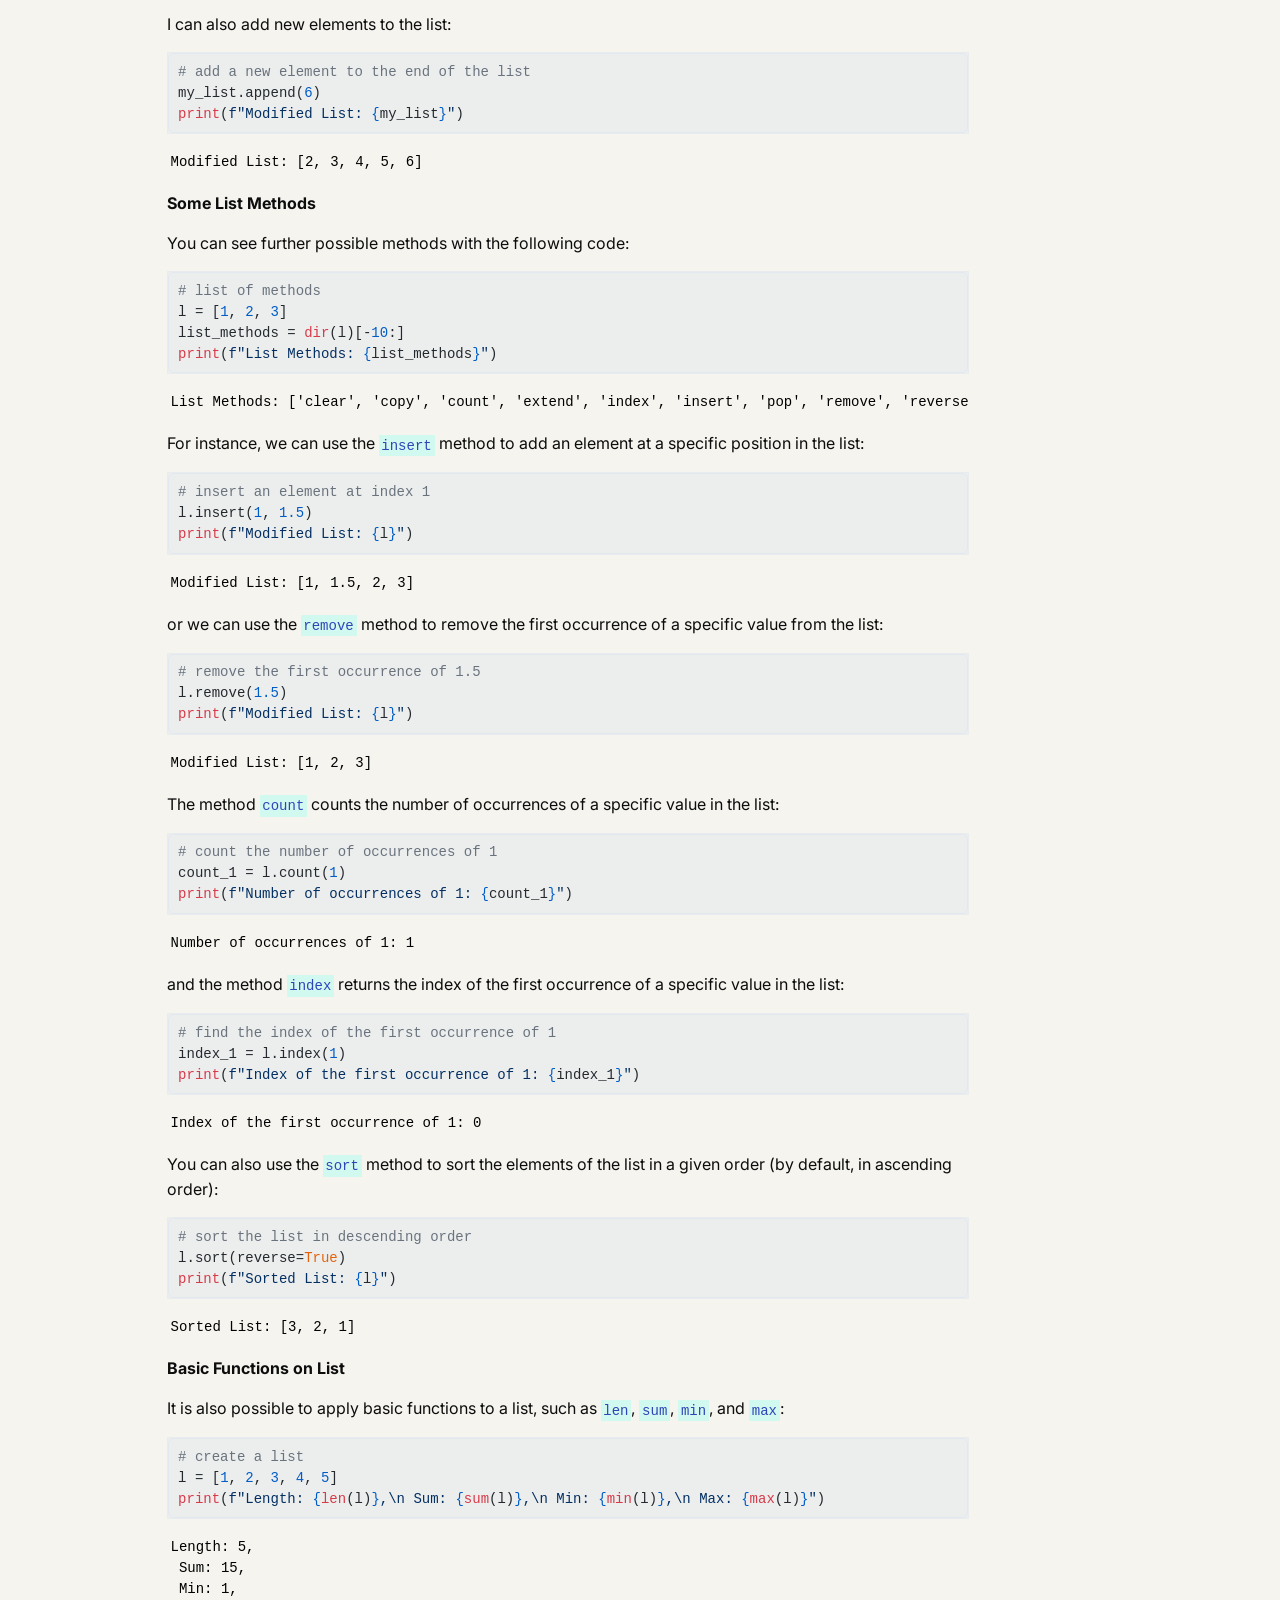
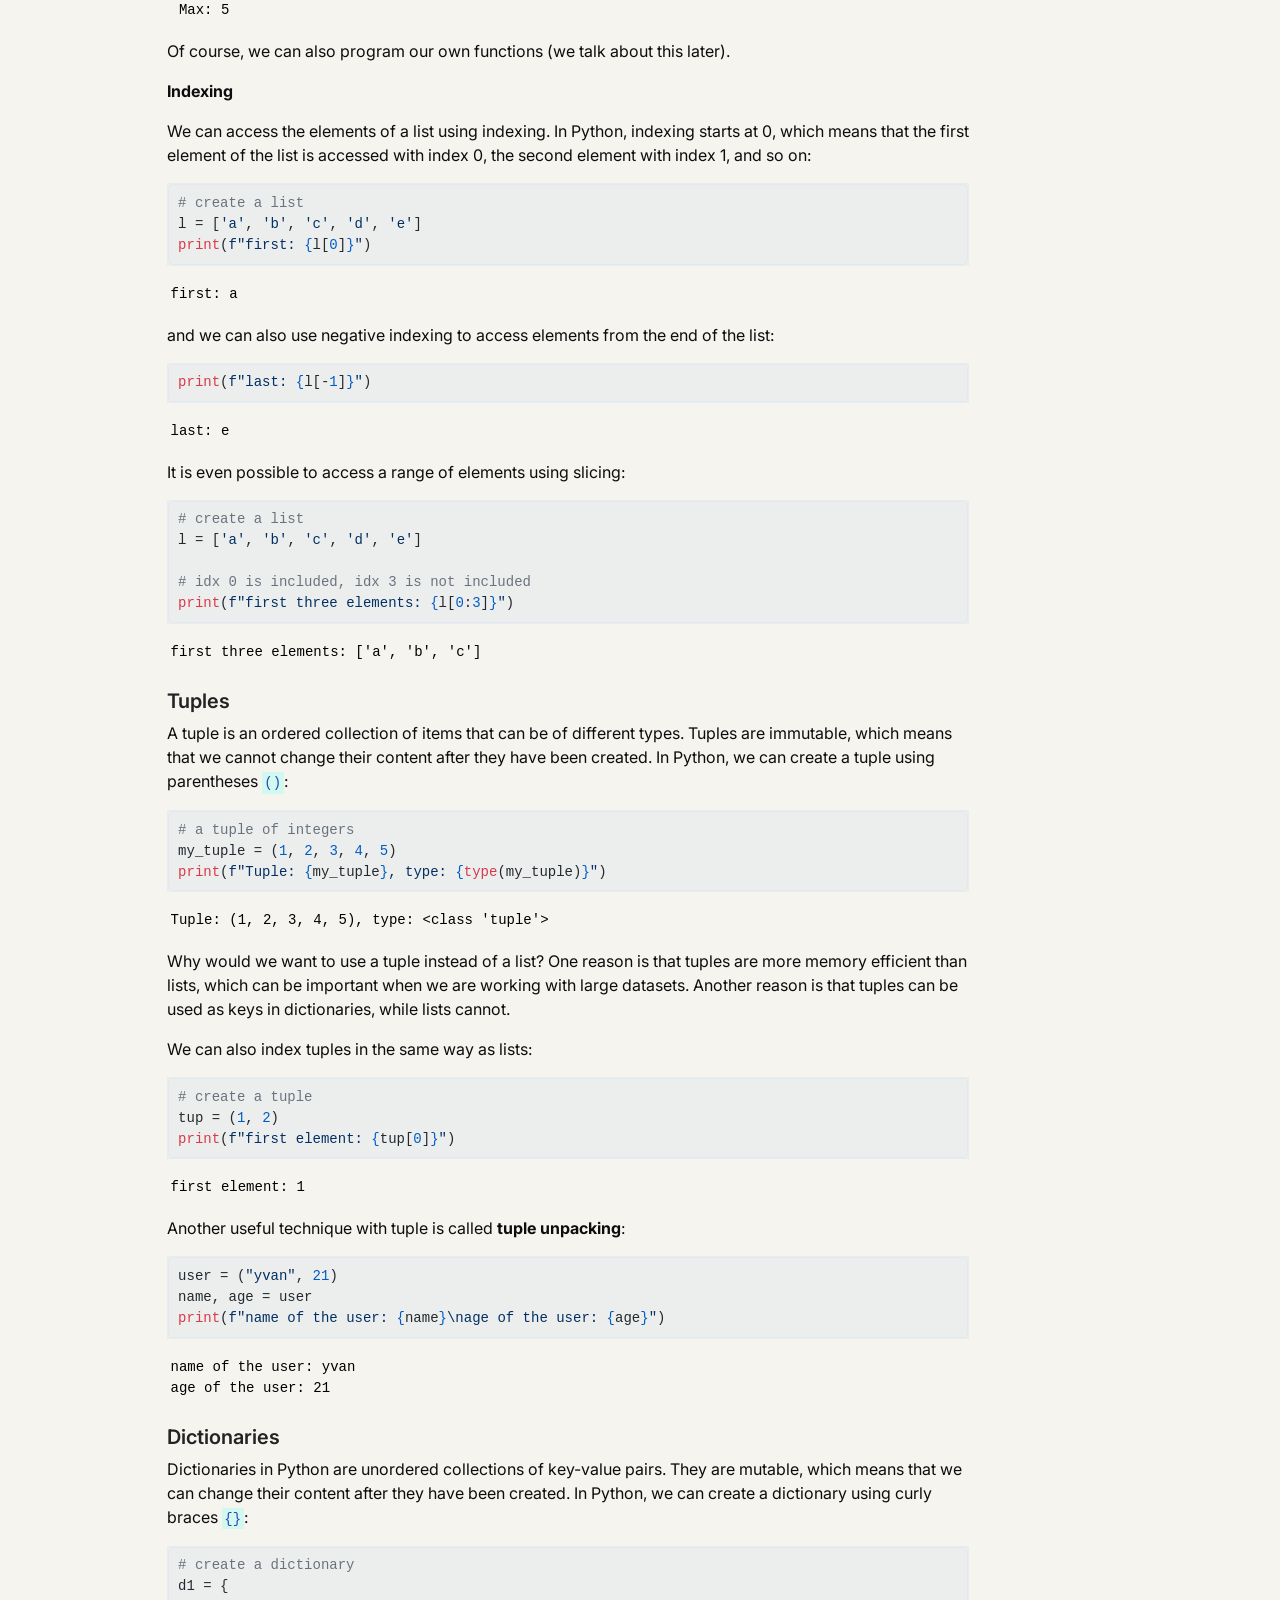
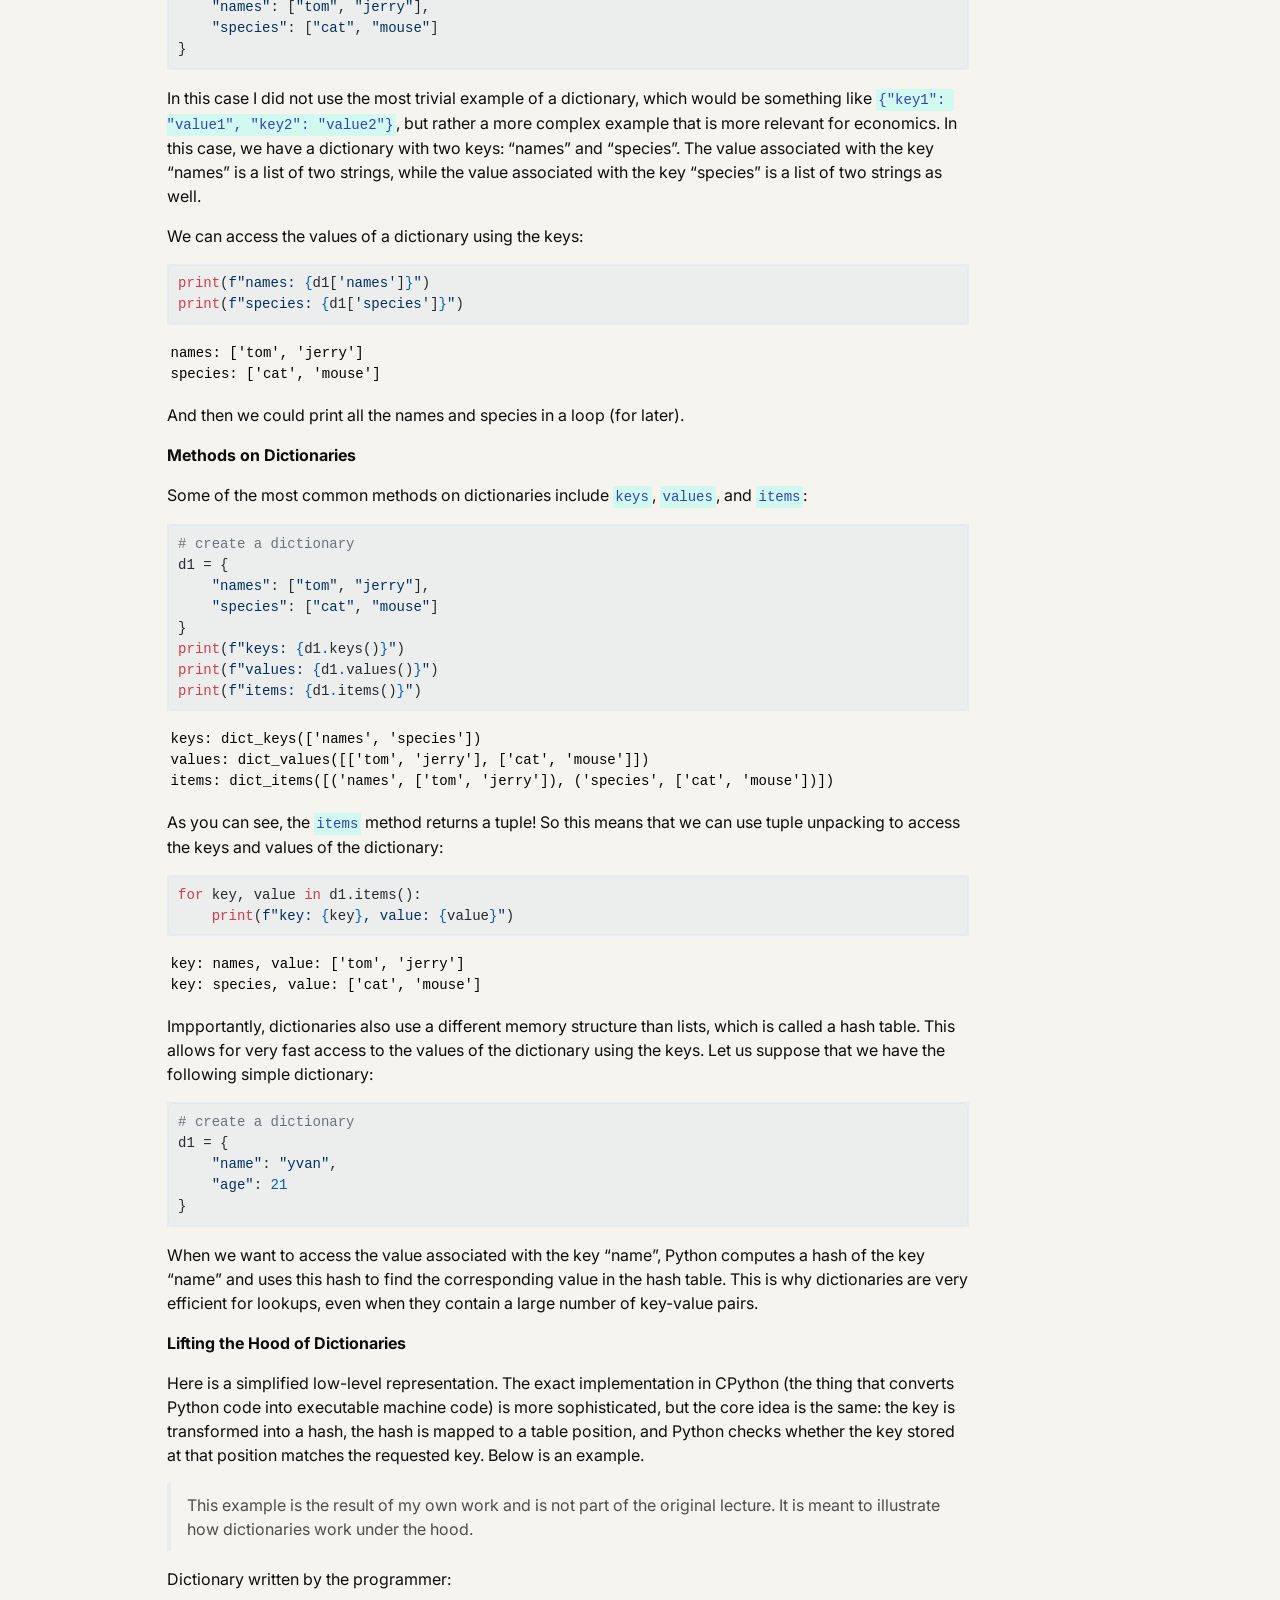
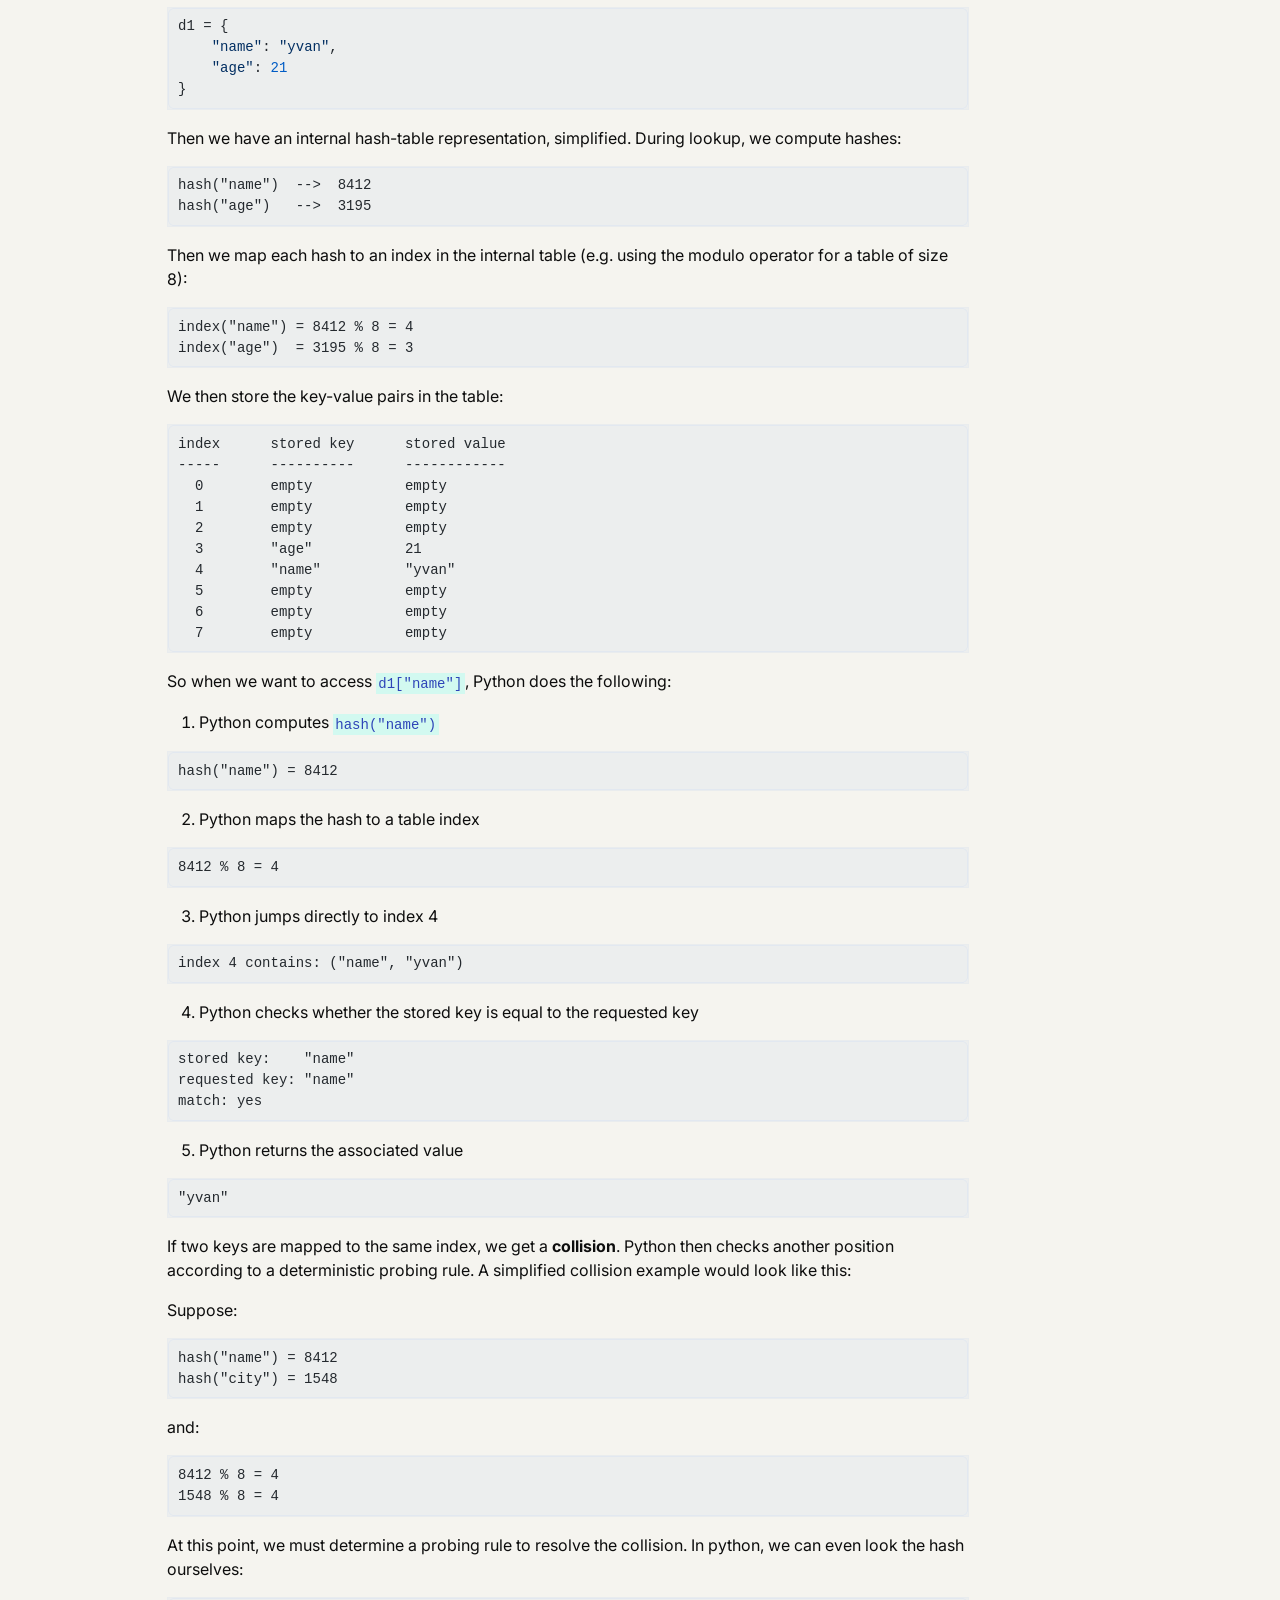
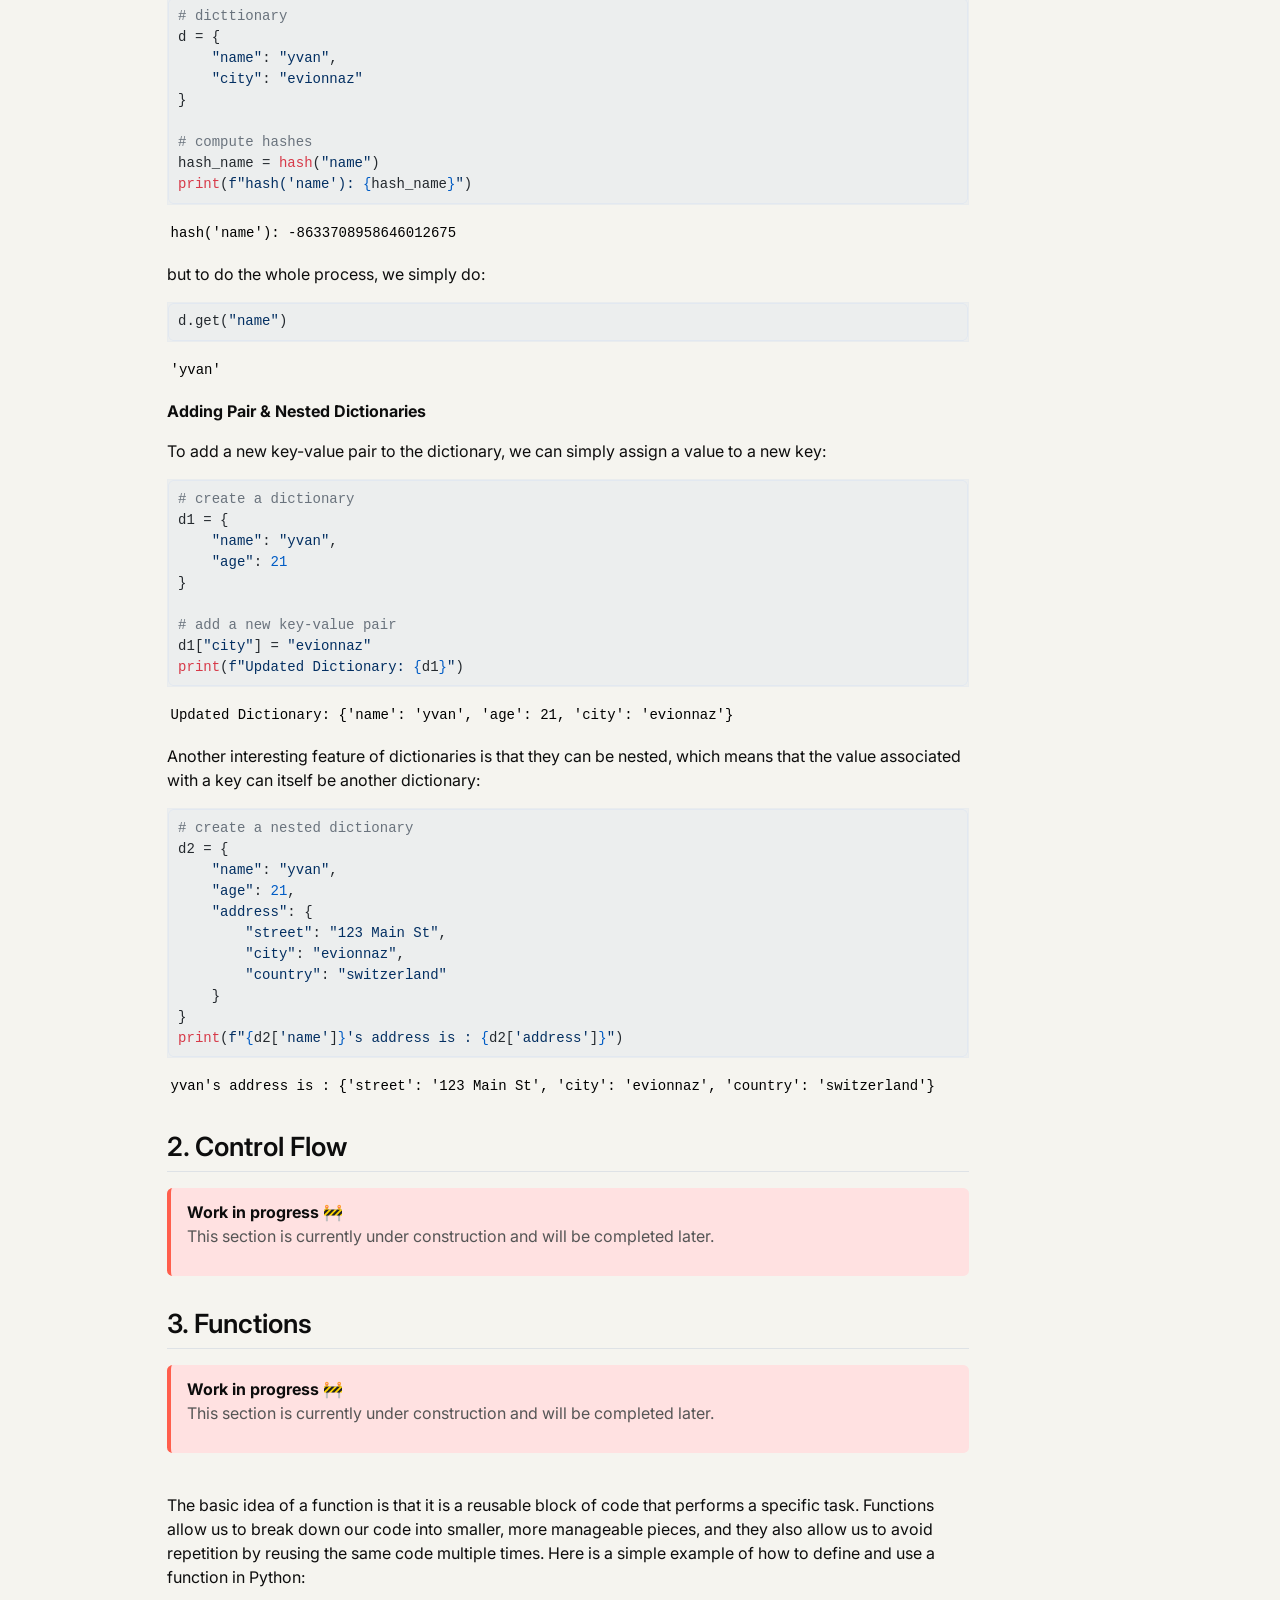
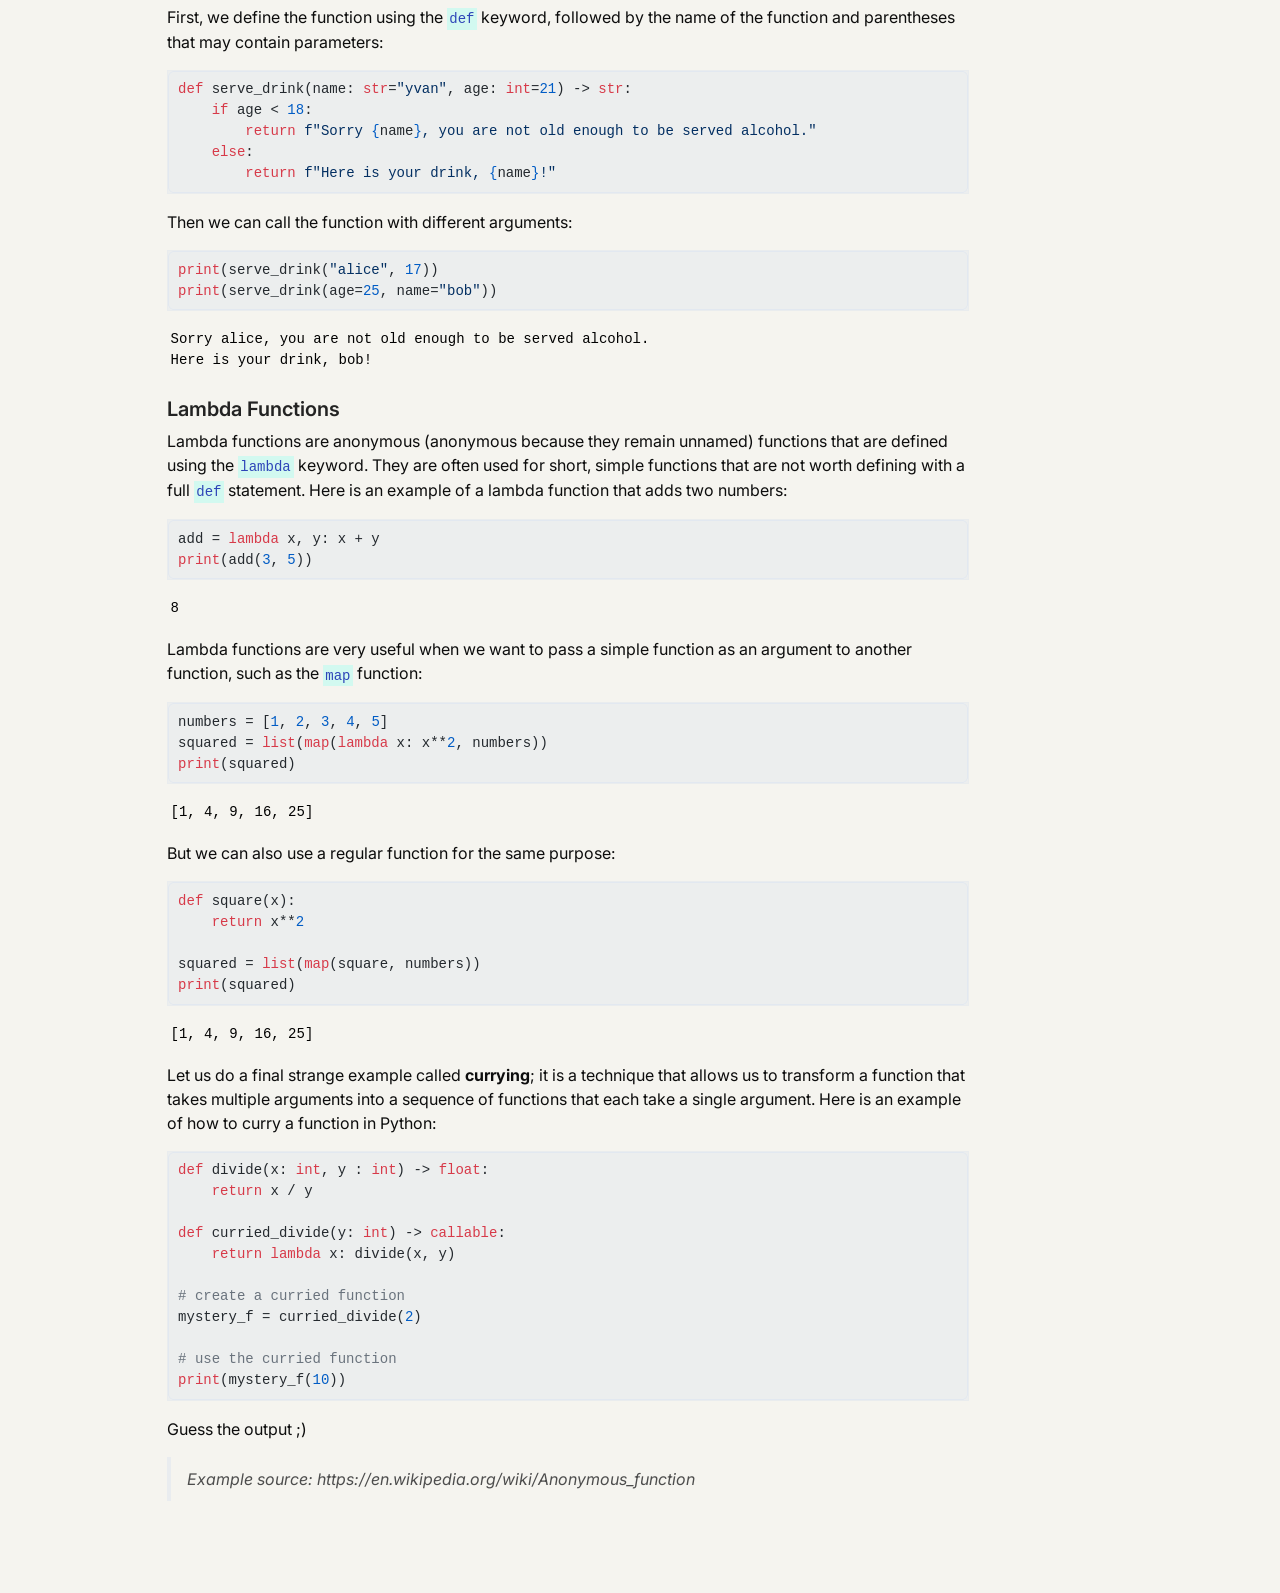
<file: docs/lectures/week_04/summary_04.html>
<!DOCTYPE html>
<html xmlns="http://www.w3.org/1999/xhtml" lang="en" xml:lang="en"><head>

<meta charset="utf-8">
<meta name="generator" content="quarto-1.8.27">

<meta name="viewport" content="width=device-width, initial-scale=1.0, user-scalable=yes">

<meta name="author" content="Yvan Richard">
<meta name="dcterms.date" content="2026-05-12">

<title>Introduction to Python</title>
<style>
code{white-space: pre-wrap;}
span.smallcaps{font-variant: small-caps;}
div.columns{display: flex; gap: min(4vw, 1.5em);}
div.column{flex: auto; overflow-x: auto;}
div.hanging-indent{margin-left: 1.5em; text-indent: -1.5em;}
ul.task-list{list-style: none;}
ul.task-list li input[type="checkbox"] {
  width: 0.8em;
  margin: 0 0.8em 0.2em -1em; /* quarto-specific, see https://github.com/quarto-dev/quarto-cli/issues/4556 */ 
  vertical-align: middle;
}
/* CSS for syntax highlighting */
html { -webkit-text-size-adjust: 100%; }
pre > code.sourceCode { white-space: pre; position: relative; }
pre > code.sourceCode > span { display: inline-block; line-height: 1.25; }
pre > code.sourceCode > span:empty { height: 1.2em; }
.sourceCode { overflow: visible; }
code.sourceCode > span { color: inherit; text-decoration: inherit; }
div.sourceCode { margin: 1em 0; }
pre.sourceCode { margin: 0; }
@media screen {
div.sourceCode { overflow: auto; }
}
@media print {
pre > code.sourceCode { white-space: pre-wrap; }
pre > code.sourceCode > span { text-indent: -5em; padding-left: 5em; }
}
pre.numberSource code
  { counter-reset: source-line 0; }
pre.numberSource code > span
  { position: relative; left: -4em; counter-increment: source-line; }
pre.numberSource code > span > a:first-child::before
  { content: counter(source-line);
    position: relative; left: -1em; text-align: right; vertical-align: baseline;
    border: none; display: inline-block;
    -webkit-touch-callout: none; -webkit-user-select: none;
    -khtml-user-select: none; -moz-user-select: none;
    -ms-user-select: none; user-select: none;
    padding: 0 4px; width: 4em;
  }
pre.numberSource { margin-left: 3em;  padding-left: 4px; }
div.sourceCode
  {   }
@media screen {
pre > code.sourceCode > span > a:first-child::before { text-decoration: underline; }
}
</style>


<script src="../../site_libs/quarto-nav/quarto-nav.js"></script>
<script src="../../site_libs/quarto-nav/headroom.min.js"></script>
<script src="../../site_libs/clipboard/clipboard.min.js"></script>
<script src="../../site_libs/quarto-search/autocomplete.umd.js"></script>
<script src="../../site_libs/quarto-search/fuse.min.js"></script>
<script src="../../site_libs/quarto-search/quarto-search.js"></script>
<meta name="quarto:offset" content="../../">
<script src="../../site_libs/quarto-html/quarto.js" type="module"></script>
<script src="../../site_libs/quarto-html/tabsets/tabsets.js" type="module"></script>
<script src="../../site_libs/quarto-html/axe/axe-check.js" type="module"></script>
<script src="../../site_libs/quarto-html/popper.min.js"></script>
<script src="../../site_libs/quarto-html/tippy.umd.min.js"></script>
<script src="../../site_libs/quarto-html/anchor.min.js"></script>
<link href="../../site_libs/quarto-html/tippy.css" rel="stylesheet">
<link href="../../site_libs/quarto-html/quarto-syntax-highlighting-8b4baf804e461d9b72633f0de59a0cac.css" rel="stylesheet" id="quarto-text-highlighting-styles">
<script src="../../site_libs/bootstrap/bootstrap.min.js"></script>
<link href="../../site_libs/bootstrap/bootstrap-icons.css" rel="stylesheet">
<link href="../../site_libs/bootstrap/bootstrap-b1010f415b9c85e6efbf73f098e0bb0a.min.css" rel="stylesheet" append-hash="true" id="quarto-bootstrap" data-mode="light">
<script id="quarto-search-options" type="application/json">{
  "location": "navbar",
  "copy-button": false,
  "collapse-after": 3,
  "panel-placement": "end",
  "type": "overlay",
  "limit": 50,
  "keyboard-shortcut": [
    "f",
    "/",
    "s"
  ],
  "show-item-context": false,
  "language": {
    "search-no-results-text": "No results",
    "search-matching-documents-text": "matching documents",
    "search-copy-link-title": "Copy link to search",
    "search-hide-matches-text": "Hide additional matches",
    "search-more-match-text": "more match in this document",
    "search-more-matches-text": "more matches in this document",
    "search-clear-button-title": "Clear",
    "search-text-placeholder": "",
    "search-detached-cancel-button-title": "Cancel",
    "search-submit-button-title": "Submit",
    "search-label": "Search"
  }
}</script>


</head>

<body class="nav-fixed quarto-light">

<div id="quarto-search-results"></div>
  <header id="quarto-header" class="headroom fixed-top">
    <nav class="navbar navbar-expand-lg " data-bs-theme="dark">
      <div class="navbar-container container-fluid">
            <div id="quarto-search" class="" title="Search"></div>
          <button class="navbar-toggler" type="button" data-bs-toggle="collapse" data-bs-target="#navbarCollapse" aria-controls="navbarCollapse" role="menu" aria-expanded="false" aria-label="Toggle navigation" onclick="if (window.quartoToggleHeadroom) { window.quartoToggleHeadroom(); }">
  <span class="navbar-toggler-icon"></span>
</button>
          <div class="collapse navbar-collapse" id="navbarCollapse">
            <ul class="navbar-nav navbar-nav-scroll me-auto">
  <li class="nav-item">
    <a class="nav-link" href="../../index.html"> 
<span class="menu-text">Home</span></a>
  </li>  
</ul>
            <ul class="navbar-nav navbar-nav-scroll ms-auto">
  <li class="nav-item compact">
    <a class="nav-link" href="https://github.com/YVYX04/intro_to_programming"> <i class="bi bi-github" role="img" aria-label="GitHub">
</i> 
<span class="menu-text"></span></a>
  </li>  
</ul>
          </div> <!-- /navcollapse -->
            <div class="quarto-navbar-tools">
</div>
      </div> <!-- /container-fluid -->
    </nav>
</header>
<!-- content -->
<div id="quarto-content" class="quarto-container page-columns page-rows-contents page-layout-article page-navbar">
<!-- sidebar -->
<!-- margin-sidebar -->
    <div id="quarto-margin-sidebar" class="sidebar margin-sidebar">
        <nav id="TOC" role="doc-toc" class="toc-active">
    <h2 id="toc-title">On this page</h2>
   
  <ul>
  <li><a href="#foreword" id="toc-foreword" class="nav-link active" data-scroll-target="#foreword">Foreword</a></li>
  <li><a href="#data-types-structures" id="toc-data-types-structures" class="nav-link" data-scroll-target="#data-types-structures">1. Data Types &amp; Structures</a>
  <ul class="collapse">
  <li><a href="#data-types" id="toc-data-types" class="nav-link" data-scroll-target="#data-types">1.1 Data Types</a></li>
  <li><a href="#data-structures" id="toc-data-structures" class="nav-link" data-scroll-target="#data-structures">1.2 Data Structures</a></li>
  </ul></li>
  <li><a href="#control-flow" id="toc-control-flow" class="nav-link" data-scroll-target="#control-flow">2. Control Flow</a></li>
  <li><a href="#functions" id="toc-functions" class="nav-link" data-scroll-target="#functions">3. Functions</a></li>
  </ul>
</nav>
    </div>
<!-- main -->
<main class="content" id="quarto-document-content">

<header id="title-block-header" class="quarto-title-block default">
<div class="quarto-title">
<h1 class="title">Introduction to Python</h1>
</div>



<div class="quarto-title-meta">

    <div>
    <div class="quarto-title-meta-heading">Author</div>
    <div class="quarto-title-meta-contents">
             <p>Yvan Richard </p>
          </div>
  </div>
    
    <div>
    <div class="quarto-title-meta-heading">Published</div>
    <div class="quarto-title-meta-contents">
      <p class="date">May 12, 2026</p>
    </div>
  </div>
  
    
  </div>
  


</header>


<section id="foreword" class="level2">
<h2 class="anchored" data-anchor-id="foreword">Foreword</h2>
<p>In this lecture, originally designed by Prof.&nbsp;Dr.&nbsp;Franziska Bender, we learn the basics of Python for economics. This is not a comprehensive introduction to Python, but rather a practical guide to get started with programming in Python for economic applications. Importantly, I do not replicate the full content of the lecture, rather I select relevant parts and extend them when I deem it interesting.</p>
<p>Before we dive into the lecture, we should ensure that we have access to the relevant Python libraries. We will be using <code>numpy</code> for numerical operations, <code>pandas</code> for data manipulation, and <code>matplotlib</code> for plotting.</p>
<div id="acbb984e" class="cell" data-execution_count="1">
<div class="code-copy-outer-scaffold"><div class="sourceCode cell-code" id="cb1"><pre class="sourceCode python code-with-copy"><code class="sourceCode python"><span id="cb1-1"><a href="#cb1-1" aria-hidden="true" tabindex="-1"></a><span class="im">import</span> numpy <span class="im">as</span> np</span>
<span id="cb1-2"><a href="#cb1-2" aria-hidden="true" tabindex="-1"></a><span class="im">import</span> pandas <span class="im">as</span> pd</span>
<span id="cb1-3"><a href="#cb1-3" aria-hidden="true" tabindex="-1"></a><span class="im">import</span> matplotlib.pyplot <span class="im">as</span> plt</span></code></pre></div><button title="Copy to Clipboard" class="code-copy-button"><i class="bi"></i></button></div>
</div>
</section>
<section id="data-types-structures" class="level2">
<h2 class="anchored" data-anchor-id="data-types-structures">1. Data Types &amp; Structures</h2>
<section id="data-types" class="level3">
<h3 class="anchored" data-anchor-id="data-types">1.1 Data Types</h3>
<p>In every programming language there are different data types that we can use to store and manipulate data. An important thing to remember is that Python is a dynamically typed language, which means that we do not need to declare the type of a variable when we create it. The type is inferred from the value we assign to it. In Python, some of the basic data types include:</p>
<div id="2b177d15" class="cell" data-execution_count="2">
<div class="code-copy-outer-scaffold"><div class="sourceCode cell-code" id="cb2"><pre class="sourceCode python code-with-copy"><code class="sourceCode python"><span id="cb2-1"><a href="#cb2-1" aria-hidden="true" tabindex="-1"></a><span class="co"># integer</span></span>
<span id="cb2-2"><a href="#cb2-2" aria-hidden="true" tabindex="-1"></a>x <span class="op">=</span> <span class="dv">5</span></span>
<span id="cb2-3"><a href="#cb2-3" aria-hidden="true" tabindex="-1"></a><span class="bu">print</span>(<span class="ss">f"Integer: </span><span class="sc">{</span>x<span class="sc">}</span><span class="ss">, type: </span><span class="sc">{</span><span class="bu">type</span>(x)<span class="sc">}</span><span class="ss">"</span>)</span>
<span id="cb2-4"><a href="#cb2-4" aria-hidden="true" tabindex="-1"></a></span>
<span id="cb2-5"><a href="#cb2-5" aria-hidden="true" tabindex="-1"></a><span class="co"># float</span></span>
<span id="cb2-6"><a href="#cb2-6" aria-hidden="true" tabindex="-1"></a>y <span class="op">=</span> <span class="fl">3.14</span></span>
<span id="cb2-7"><a href="#cb2-7" aria-hidden="true" tabindex="-1"></a><span class="bu">print</span>(<span class="ss">f"Float: </span><span class="sc">{</span>y<span class="sc">}</span><span class="ss">, type: </span><span class="sc">{</span><span class="bu">type</span>(y)<span class="sc">}</span><span class="ss">"</span>)</span>
<span id="cb2-8"><a href="#cb2-8" aria-hidden="true" tabindex="-1"></a></span>
<span id="cb2-9"><a href="#cb2-9" aria-hidden="true" tabindex="-1"></a><span class="co"># string</span></span>
<span id="cb2-10"><a href="#cb2-10" aria-hidden="true" tabindex="-1"></a>s <span class="op">=</span> <span class="st">"Hello, World!"</span></span>
<span id="cb2-11"><a href="#cb2-11" aria-hidden="true" tabindex="-1"></a><span class="bu">print</span>(<span class="ss">f"String: </span><span class="sc">{</span>s<span class="sc">}</span><span class="ss">, type: </span><span class="sc">{</span><span class="bu">type</span>(s)<span class="sc">}</span><span class="ss">"</span>)</span>
<span id="cb2-12"><a href="#cb2-12" aria-hidden="true" tabindex="-1"></a></span>
<span id="cb2-13"><a href="#cb2-13" aria-hidden="true" tabindex="-1"></a><span class="co"># boolean</span></span>
<span id="cb2-14"><a href="#cb2-14" aria-hidden="true" tabindex="-1"></a>b <span class="op">=</span> <span class="va">True</span></span>
<span id="cb2-15"><a href="#cb2-15" aria-hidden="true" tabindex="-1"></a><span class="bu">print</span>(<span class="ss">f"Boolean: </span><span class="sc">{</span>b<span class="sc">}</span><span class="ss">, type: </span><span class="sc">{</span><span class="bu">type</span>(b)<span class="sc">}</span><span class="ss">"</span>)</span>
<span id="cb2-16"><a href="#cb2-16" aria-hidden="true" tabindex="-1"></a></span>
<span id="cb2-17"><a href="#cb2-17" aria-hidden="true" tabindex="-1"></a><span class="co"># NoneType</span></span>
<span id="cb2-18"><a href="#cb2-18" aria-hidden="true" tabindex="-1"></a>n <span class="op">=</span> <span class="va">None</span></span>
<span id="cb2-19"><a href="#cb2-19" aria-hidden="true" tabindex="-1"></a><span class="bu">print</span>(<span class="ss">f"NoneType: </span><span class="sc">{</span>n<span class="sc">}</span><span class="ss">, type: </span><span class="sc">{</span><span class="bu">type</span>(n)<span class="sc">}</span><span class="ss">"</span>)</span></code></pre></div><button title="Copy to Clipboard" class="code-copy-button"><i class="bi"></i></button></div>
<div class="cell-output cell-output-stdout">
<pre><code>Integer: 5, type: &lt;class 'int'&gt;
Float: 3.14, type: &lt;class 'float'&gt;
String: Hello, World!, type: &lt;class 'str'&gt;
Boolean: True, type: &lt;class 'bool'&gt;
NoneType: None, type: &lt;class 'NoneType'&gt;</code></pre>
</div>
</div>
<p>And we can go from type to type:</p>
<div id="b990ec7f" class="cell" data-execution_count="3">
<div class="code-copy-outer-scaffold"><div class="sourceCode cell-code" id="cb4"><pre class="sourceCode python code-with-copy"><code class="sourceCode python"><span id="cb4-1"><a href="#cb4-1" aria-hidden="true" tabindex="-1"></a><span class="co"># Convert integer to float</span></span>
<span id="cb4-2"><a href="#cb4-2" aria-hidden="true" tabindex="-1"></a>x_float <span class="op">=</span> <span class="bu">float</span>(x)</span>
<span id="cb4-3"><a href="#cb4-3" aria-hidden="true" tabindex="-1"></a><span class="bu">print</span>(<span class="ss">f"Converted Integer to Float: </span><span class="sc">{</span>x_float<span class="sc">}</span><span class="ss">, type: </span><span class="sc">{</span><span class="bu">type</span>(x_float)<span class="sc">}</span><span class="ss">"</span>)</span>
<span id="cb4-4"><a href="#cb4-4" aria-hidden="true" tabindex="-1"></a></span>
<span id="cb4-5"><a href="#cb4-5" aria-hidden="true" tabindex="-1"></a><span class="co"># from string to integer (if possible)</span></span>
<span id="cb4-6"><a href="#cb4-6" aria-hidden="true" tabindex="-1"></a>s_num <span class="op">=</span> <span class="st">"42"</span></span>
<span id="cb4-7"><a href="#cb4-7" aria-hidden="true" tabindex="-1"></a>s_num_int <span class="op">=</span> <span class="bu">int</span>(s_num)</span>
<span id="cb4-8"><a href="#cb4-8" aria-hidden="true" tabindex="-1"></a><span class="bu">print</span>(<span class="ss">f"Converted String to Integer: </span><span class="sc">{</span>s_num_int<span class="sc">}</span><span class="ss">, type: </span><span class="sc">{</span><span class="bu">type</span>(s_num_int)<span class="sc">}</span><span class="ss">"</span>)</span></code></pre></div><button title="Copy to Clipboard" class="code-copy-button"><i class="bi"></i></button></div>
<div class="cell-output cell-output-stdout">
<pre><code>Converted Integer to Float: 5.0, type: &lt;class 'float'&gt;
Converted String to Integer: 42, type: &lt;class 'int'&gt;</code></pre>
</div>
</div>
<p>But if the conversion does not make sense, we get an error:</p>
<div id="3d411f5a" class="cell" data-execution_count="4">
<div class="code-copy-outer-scaffold"><div class="sourceCode cell-code" id="cb6"><pre class="sourceCode python code-with-copy"><code class="sourceCode python"><span id="cb6-1"><a href="#cb6-1" aria-hidden="true" tabindex="-1"></a><span class="co"># string a</span></span>
<span id="cb6-2"><a href="#cb6-2" aria-hidden="true" tabindex="-1"></a>a <span class="op">=</span> <span class="st">"abc"</span></span>
<span id="cb6-3"><a href="#cb6-3" aria-hidden="true" tabindex="-1"></a></span>
<span id="cb6-4"><a href="#cb6-4" aria-hidden="true" tabindex="-1"></a><span class="co"># try to convert</span></span>
<span id="cb6-5"><a href="#cb6-5" aria-hidden="true" tabindex="-1"></a><span class="cf">try</span>:</span>
<span id="cb6-6"><a href="#cb6-6" aria-hidden="true" tabindex="-1"></a>    a_int <span class="op">=</span> <span class="bu">int</span>(a)</span>
<span id="cb6-7"><a href="#cb6-7" aria-hidden="true" tabindex="-1"></a><span class="cf">except</span> <span class="pp">ValueError</span> <span class="im">as</span> e:</span>
<span id="cb6-8"><a href="#cb6-8" aria-hidden="true" tabindex="-1"></a>    <span class="bu">print</span>(<span class="ss">f"Error: </span><span class="sc">{</span>e<span class="sc">}</span><span class="ss">"</span>)</span></code></pre></div><button title="Copy to Clipboard" class="code-copy-button"><i class="bi"></i></button></div>
<div class="cell-output cell-output-stdout">
<pre><code>Error: invalid literal for int() with base 10: 'abc'</code></pre>
</div>
</div>
</section>
<section id="data-structures" class="level3">
<h3 class="anchored" data-anchor-id="data-structures">1.2 Data Structures</h3>
<p>In this section, we cover the following data structures: - Lists - Tuples - Dictionaries - Sets</p>
<section id="lists" class="level4">
<h4 class="anchored" data-anchor-id="lists">Lists</h4>
<p>A list is an ordered collection of items that can be of different types. Lists are mutable, which means that we can change their content after they have been created. Importantly, a list should not be confused with an array, which is a more efficient data structure for numerical operations. In Python, we can create a list using square brackets <code>[]</code>:</p>
<div id="fdf1d4a6" class="cell" data-execution_count="5">
<div class="code-copy-outer-scaffold"><div class="sourceCode cell-code" id="cb8"><pre class="sourceCode python code-with-copy"><code class="sourceCode python"><span id="cb8-1"><a href="#cb8-1" aria-hidden="true" tabindex="-1"></a><span class="co"># a list of integers</span></span>
<span id="cb8-2"><a href="#cb8-2" aria-hidden="true" tabindex="-1"></a>my_list <span class="op">=</span> [<span class="dv">1</span>, <span class="dv">2</span>, <span class="dv">3</span>, <span class="dv">4</span>, <span class="dv">5</span>]</span>
<span id="cb8-3"><a href="#cb8-3" aria-hidden="true" tabindex="-1"></a><span class="bu">print</span>(<span class="ss">f"List: </span><span class="sc">{</span>my_list<span class="sc">}</span><span class="ss">, type: </span><span class="sc">{</span><span class="bu">type</span>(my_list)<span class="sc">}</span><span class="ss">"</span>)</span></code></pre></div><button title="Copy to Clipboard" class="code-copy-button"><i class="bi"></i></button></div>
<div class="cell-output cell-output-stdout">
<pre><code>List: [1, 2, 3, 4, 5], type: &lt;class 'list'&gt;</code></pre>
</div>
</div>
<p>Importantly, we can have lists of different types:</p>
<div id="e55e3dce" class="cell" data-execution_count="6">
<div class="code-copy-outer-scaffold"><div class="sourceCode cell-code" id="cb10"><pre class="sourceCode python code-with-copy"><code class="sourceCode python"><span id="cb10-1"><a href="#cb10-1" aria-hidden="true" tabindex="-1"></a><span class="co"># elements</span></span>
<span id="cb10-2"><a href="#cb10-2" aria-hidden="true" tabindex="-1"></a><span class="co"># ---------</span></span>
<span id="cb10-3"><a href="#cb10-3" aria-hidden="true" tabindex="-1"></a><span class="co"># a string</span></span>
<span id="cb10-4"><a href="#cb10-4" aria-hidden="true" tabindex="-1"></a>my_string <span class="op">=</span> <span class="st">"Hello, World!"</span></span>
<span id="cb10-5"><a href="#cb10-5" aria-hidden="true" tabindex="-1"></a></span>
<span id="cb10-6"><a href="#cb10-6" aria-hidden="true" tabindex="-1"></a><span class="co"># a number</span></span>
<span id="cb10-7"><a href="#cb10-7" aria-hidden="true" tabindex="-1"></a>my_number <span class="op">=</span> <span class="dv">42</span></span>
<span id="cb10-8"><a href="#cb10-8" aria-hidden="true" tabindex="-1"></a></span>
<span id="cb10-9"><a href="#cb10-9" aria-hidden="true" tabindex="-1"></a><span class="co"># a list</span></span>
<span id="cb10-10"><a href="#cb10-10" aria-hidden="true" tabindex="-1"></a>inventory <span class="op">=</span> [<span class="dv">250</span>, <span class="dv">125</span>, <span class="dv">3</span>]</span>
<span id="cb10-11"><a href="#cb10-11" aria-hidden="true" tabindex="-1"></a></span>
<span id="cb10-12"><a href="#cb10-12" aria-hidden="true" tabindex="-1"></a><span class="co"># the list</span></span>
<span id="cb10-13"><a href="#cb10-13" aria-hidden="true" tabindex="-1"></a><span class="co"># ---------</span></span>
<span id="cb10-14"><a href="#cb10-14" aria-hidden="true" tabindex="-1"></a>my_mixed_list <span class="op">=</span> [my_string, my_number, inventory]</span>
<span id="cb10-15"><a href="#cb10-15" aria-hidden="true" tabindex="-1"></a><span class="bu">print</span>(<span class="ss">f"Mixed List: </span><span class="sc">{</span>my_mixed_list<span class="sc">}</span><span class="ss">, type: </span><span class="sc">{</span><span class="bu">type</span>(my_mixed_list)<span class="sc">}</span><span class="ss">"</span>)</span></code></pre></div><button title="Copy to Clipboard" class="code-copy-button"><i class="bi"></i></button></div>
<div class="cell-output cell-output-stdout">
<pre><code>Mixed List: ['Hello, World!', 42, [250, 125, 3]], type: &lt;class 'list'&gt;</code></pre>
</div>
</div>
<p>As you can see, a list is a very flexible (but not very efficient) data structure that can hold different types of data.</p>
<p><strong>Mutability</strong></p>
<p>Importantly, a list is <strong>mutable</strong>, which means that we can change its content after it has been created:</p>
<div id="a35877f7" class="cell" data-execution_count="7">
<div class="code-copy-outer-scaffold"><div class="sourceCode cell-code" id="cb12"><pre class="sourceCode python code-with-copy"><code class="sourceCode python"><span id="cb12-1"><a href="#cb12-1" aria-hidden="true" tabindex="-1"></a><span class="co"># create a list</span></span>
<span id="cb12-2"><a href="#cb12-2" aria-hidden="true" tabindex="-1"></a>my_list <span class="op">=</span> [<span class="dv">1</span>, <span class="dv">2</span>, <span class="dv">3</span>, <span class="dv">4</span>, <span class="dv">5</span>]</span>
<span id="cb12-3"><a href="#cb12-3" aria-hidden="true" tabindex="-1"></a><span class="bu">print</span>(<span class="ss">f"Original List: </span><span class="sc">{</span>my_list<span class="sc">}</span><span class="ss">"</span>)</span></code></pre></div><button title="Copy to Clipboard" class="code-copy-button"><i class="bi"></i></button></div>
<div class="cell-output cell-output-stdout">
<pre><code>Original List: [1, 2, 3, 4, 5]</code></pre>
</div>
</div>
<p>Then I can change the content of the list (those familiar with pointers in C or C++ understand that an array is a contiguous block of memory, while a list is a collection of references to objects in memory.):</p>
<div id="0b09a097" class="cell" data-execution_count="8">
<div class="code-copy-outer-scaffold"><div class="sourceCode cell-code" id="cb14"><pre class="sourceCode python code-with-copy"><code class="sourceCode python"><span id="cb14-1"><a href="#cb14-1" aria-hidden="true" tabindex="-1"></a><span class="co"># delete the first element of the list</span></span>
<span id="cb14-2"><a href="#cb14-2" aria-hidden="true" tabindex="-1"></a>del_el <span class="op">=</span> my_list.pop(<span class="dv">0</span>)</span>
<span id="cb14-3"><a href="#cb14-3" aria-hidden="true" tabindex="-1"></a><span class="bu">print</span>(<span class="ss">f"Modified List: </span><span class="sc">{</span>my_list<span class="sc">}</span><span class="ss">, deleted element: </span><span class="sc">{</span>del_el<span class="sc">}</span><span class="ss">"</span>)</span></code></pre></div><button title="Copy to Clipboard" class="code-copy-button"><i class="bi"></i></button></div>
<div class="cell-output cell-output-stdout">
<pre><code>Modified List: [2, 3, 4, 5], deleted element: 1</code></pre>
</div>
</div>
<p>I can also add new elements to the list:</p>
<div id="d86e53b1" class="cell" data-execution_count="9">
<div class="code-copy-outer-scaffold"><div class="sourceCode cell-code" id="cb16"><pre class="sourceCode python code-with-copy"><code class="sourceCode python"><span id="cb16-1"><a href="#cb16-1" aria-hidden="true" tabindex="-1"></a><span class="co"># add a new element to the end of the list</span></span>
<span id="cb16-2"><a href="#cb16-2" aria-hidden="true" tabindex="-1"></a>my_list.append(<span class="dv">6</span>)</span>
<span id="cb16-3"><a href="#cb16-3" aria-hidden="true" tabindex="-1"></a><span class="bu">print</span>(<span class="ss">f"Modified List: </span><span class="sc">{</span>my_list<span class="sc">}</span><span class="ss">"</span>)</span></code></pre></div><button title="Copy to Clipboard" class="code-copy-button"><i class="bi"></i></button></div>
<div class="cell-output cell-output-stdout">
<pre><code>Modified List: [2, 3, 4, 5, 6]</code></pre>
</div>
</div>
<p><strong>Some List Methods</strong></p>
<p>You can see further possible methods with the following code:</p>
<div id="869771b3" class="cell" data-execution_count="10">
<div class="code-copy-outer-scaffold"><div class="sourceCode cell-code" id="cb18"><pre class="sourceCode python code-with-copy"><code class="sourceCode python"><span id="cb18-1"><a href="#cb18-1" aria-hidden="true" tabindex="-1"></a><span class="co"># list of methods</span></span>
<span id="cb18-2"><a href="#cb18-2" aria-hidden="true" tabindex="-1"></a>l <span class="op">=</span> [<span class="dv">1</span>, <span class="dv">2</span>, <span class="dv">3</span>]</span>
<span id="cb18-3"><a href="#cb18-3" aria-hidden="true" tabindex="-1"></a>list_methods <span class="op">=</span> <span class="bu">dir</span>(l)[<span class="op">-</span><span class="dv">10</span>:]</span>
<span id="cb18-4"><a href="#cb18-4" aria-hidden="true" tabindex="-1"></a><span class="bu">print</span>(<span class="ss">f"List Methods: </span><span class="sc">{</span>list_methods<span class="sc">}</span><span class="ss">"</span>)</span></code></pre></div><button title="Copy to Clipboard" class="code-copy-button"><i class="bi"></i></button></div>
<div class="cell-output cell-output-stdout">
<pre><code>List Methods: ['clear', 'copy', 'count', 'extend', 'index', 'insert', 'pop', 'remove', 'reverse', 'sort']</code></pre>
</div>
</div>
<p>For instance, we can use the <code>insert</code> method to add an element at a specific position in the list:</p>
<div id="5f2d0db4" class="cell" data-execution_count="11">
<div class="code-copy-outer-scaffold"><div class="sourceCode cell-code" id="cb20"><pre class="sourceCode python code-with-copy"><code class="sourceCode python"><span id="cb20-1"><a href="#cb20-1" aria-hidden="true" tabindex="-1"></a><span class="co"># insert an element at index 1</span></span>
<span id="cb20-2"><a href="#cb20-2" aria-hidden="true" tabindex="-1"></a>l.insert(<span class="dv">1</span>, <span class="fl">1.5</span>)</span>
<span id="cb20-3"><a href="#cb20-3" aria-hidden="true" tabindex="-1"></a><span class="bu">print</span>(<span class="ss">f"Modified List: </span><span class="sc">{</span>l<span class="sc">}</span><span class="ss">"</span>)</span></code></pre></div><button title="Copy to Clipboard" class="code-copy-button"><i class="bi"></i></button></div>
<div class="cell-output cell-output-stdout">
<pre><code>Modified List: [1, 1.5, 2, 3]</code></pre>
</div>
</div>
<p>or we can use the <code>remove</code> method to remove the first occurrence of a specific value from the list:</p>
<div id="33bee068" class="cell" data-execution_count="12">
<div class="code-copy-outer-scaffold"><div class="sourceCode cell-code" id="cb22"><pre class="sourceCode python code-with-copy"><code class="sourceCode python"><span id="cb22-1"><a href="#cb22-1" aria-hidden="true" tabindex="-1"></a><span class="co"># remove the first occurrence of 1.5</span></span>
<span id="cb22-2"><a href="#cb22-2" aria-hidden="true" tabindex="-1"></a>l.remove(<span class="fl">1.5</span>)</span>
<span id="cb22-3"><a href="#cb22-3" aria-hidden="true" tabindex="-1"></a><span class="bu">print</span>(<span class="ss">f"Modified List: </span><span class="sc">{</span>l<span class="sc">}</span><span class="ss">"</span>)</span></code></pre></div><button title="Copy to Clipboard" class="code-copy-button"><i class="bi"></i></button></div>
<div class="cell-output cell-output-stdout">
<pre><code>Modified List: [1, 2, 3]</code></pre>
</div>
</div>
<p>The method <code>count</code> counts the number of occurrences of a specific value in the list:</p>
<div id="cee29246" class="cell" data-execution_count="13">
<div class="code-copy-outer-scaffold"><div class="sourceCode cell-code" id="cb24"><pre class="sourceCode python code-with-copy"><code class="sourceCode python"><span id="cb24-1"><a href="#cb24-1" aria-hidden="true" tabindex="-1"></a><span class="co"># count the number of occurrences of 1</span></span>
<span id="cb24-2"><a href="#cb24-2" aria-hidden="true" tabindex="-1"></a>count_1 <span class="op">=</span> l.count(<span class="dv">1</span>)</span>
<span id="cb24-3"><a href="#cb24-3" aria-hidden="true" tabindex="-1"></a><span class="bu">print</span>(<span class="ss">f"Number of occurrences of 1: </span><span class="sc">{</span>count_1<span class="sc">}</span><span class="ss">"</span>)</span></code></pre></div><button title="Copy to Clipboard" class="code-copy-button"><i class="bi"></i></button></div>
<div class="cell-output cell-output-stdout">
<pre><code>Number of occurrences of 1: 1</code></pre>
</div>
</div>
<p>and the method <code>index</code> returns the index of the first occurrence of a specific value in the list:</p>
<div id="39abc35c" class="cell" data-execution_count="14">
<div class="code-copy-outer-scaffold"><div class="sourceCode cell-code" id="cb26"><pre class="sourceCode python code-with-copy"><code class="sourceCode python"><span id="cb26-1"><a href="#cb26-1" aria-hidden="true" tabindex="-1"></a><span class="co"># find the index of the first occurrence of 1</span></span>
<span id="cb26-2"><a href="#cb26-2" aria-hidden="true" tabindex="-1"></a>index_1 <span class="op">=</span> l.index(<span class="dv">1</span>)</span>
<span id="cb26-3"><a href="#cb26-3" aria-hidden="true" tabindex="-1"></a><span class="bu">print</span>(<span class="ss">f"Index of the first occurrence of 1: </span><span class="sc">{</span>index_1<span class="sc">}</span><span class="ss">"</span>)</span></code></pre></div><button title="Copy to Clipboard" class="code-copy-button"><i class="bi"></i></button></div>
<div class="cell-output cell-output-stdout">
<pre><code>Index of the first occurrence of 1: 0</code></pre>
</div>
</div>
<p>You can also use the <code>sort</code> method to sort the elements of the list in a given order (by default, in ascending order):</p>
<div id="d3cc39b4" class="cell" data-execution_count="15">
<div class="code-copy-outer-scaffold"><div class="sourceCode cell-code" id="cb28"><pre class="sourceCode python code-with-copy"><code class="sourceCode python"><span id="cb28-1"><a href="#cb28-1" aria-hidden="true" tabindex="-1"></a><span class="co"># sort the list in descending order</span></span>
<span id="cb28-2"><a href="#cb28-2" aria-hidden="true" tabindex="-1"></a>l.sort(reverse<span class="op">=</span><span class="va">True</span>)</span>
<span id="cb28-3"><a href="#cb28-3" aria-hidden="true" tabindex="-1"></a><span class="bu">print</span>(<span class="ss">f"Sorted List: </span><span class="sc">{</span>l<span class="sc">}</span><span class="ss">"</span>)</span></code></pre></div><button title="Copy to Clipboard" class="code-copy-button"><i class="bi"></i></button></div>
<div class="cell-output cell-output-stdout">
<pre><code>Sorted List: [3, 2, 1]</code></pre>
</div>
</div>
<p><strong>Basic Functions on List</strong></p>
<p>It is also possible to apply basic functions to a list, such as <code>len</code>, <code>sum</code>, <code>min</code>, and <code>max</code>:</p>
<div id="cabd88ca" class="cell" data-execution_count="16">
<div class="code-copy-outer-scaffold"><div class="sourceCode cell-code" id="cb30"><pre class="sourceCode python code-with-copy"><code class="sourceCode python"><span id="cb30-1"><a href="#cb30-1" aria-hidden="true" tabindex="-1"></a><span class="co"># create a list</span></span>
<span id="cb30-2"><a href="#cb30-2" aria-hidden="true" tabindex="-1"></a>l <span class="op">=</span> [<span class="dv">1</span>, <span class="dv">2</span>, <span class="dv">3</span>, <span class="dv">4</span>, <span class="dv">5</span>]</span>
<span id="cb30-3"><a href="#cb30-3" aria-hidden="true" tabindex="-1"></a><span class="bu">print</span>(<span class="ss">f"Length: </span><span class="sc">{</span><span class="bu">len</span>(l)<span class="sc">}</span><span class="ss">,</span><span class="ch">\n</span><span class="ss"> Sum: </span><span class="sc">{</span><span class="bu">sum</span>(l)<span class="sc">}</span><span class="ss">,</span><span class="ch">\n</span><span class="ss"> Min: </span><span class="sc">{</span><span class="bu">min</span>(l)<span class="sc">}</span><span class="ss">,</span><span class="ch">\n</span><span class="ss"> Max: </span><span class="sc">{</span><span class="bu">max</span>(l)<span class="sc">}</span><span class="ss">"</span>)</span></code></pre></div><button title="Copy to Clipboard" class="code-copy-button"><i class="bi"></i></button></div>
<div class="cell-output cell-output-stdout">
<pre><code>Length: 5,
 Sum: 15,
 Min: 1,
 Max: 5</code></pre>
</div>
</div>
<p>Of course, we can also program our own functions (we talk about this later).</p>
<p><strong>Indexing</strong></p>
<p>We can access the elements of a list using indexing. In Python, indexing starts at 0, which means that the first element of the list is accessed with index 0, the second element with index 1, and so on:</p>
<div id="6c39aa51" class="cell" data-execution_count="17">
<div class="code-copy-outer-scaffold"><div class="sourceCode cell-code" id="cb32"><pre class="sourceCode python code-with-copy"><code class="sourceCode python"><span id="cb32-1"><a href="#cb32-1" aria-hidden="true" tabindex="-1"></a><span class="co"># create a list</span></span>
<span id="cb32-2"><a href="#cb32-2" aria-hidden="true" tabindex="-1"></a>l <span class="op">=</span> [<span class="st">'a'</span>, <span class="st">'b'</span>, <span class="st">'c'</span>, <span class="st">'d'</span>, <span class="st">'e'</span>]</span>
<span id="cb32-3"><a href="#cb32-3" aria-hidden="true" tabindex="-1"></a><span class="bu">print</span>(<span class="ss">f"first: </span><span class="sc">{</span>l[<span class="dv">0</span>]<span class="sc">}</span><span class="ss">"</span>)</span></code></pre></div><button title="Copy to Clipboard" class="code-copy-button"><i class="bi"></i></button></div>
<div class="cell-output cell-output-stdout">
<pre><code>first: a</code></pre>
</div>
</div>
<p>and we can also use negative indexing to access elements from the end of the list:</p>
<div id="af8f095b" class="cell" data-execution_count="18">
<div class="code-copy-outer-scaffold"><div class="sourceCode cell-code" id="cb34"><pre class="sourceCode python code-with-copy"><code class="sourceCode python"><span id="cb34-1"><a href="#cb34-1" aria-hidden="true" tabindex="-1"></a><span class="bu">print</span>(<span class="ss">f"last: </span><span class="sc">{</span>l[<span class="op">-</span><span class="dv">1</span>]<span class="sc">}</span><span class="ss">"</span>)</span></code></pre></div><button title="Copy to Clipboard" class="code-copy-button"><i class="bi"></i></button></div>
<div class="cell-output cell-output-stdout">
<pre><code>last: e</code></pre>
</div>
</div>
<p>It is even possible to access a range of elements using slicing:</p>
<div id="9ad9bd0c" class="cell" data-execution_count="19">
<div class="code-copy-outer-scaffold"><div class="sourceCode cell-code" id="cb36"><pre class="sourceCode python code-with-copy"><code class="sourceCode python"><span id="cb36-1"><a href="#cb36-1" aria-hidden="true" tabindex="-1"></a><span class="co"># create a list</span></span>
<span id="cb36-2"><a href="#cb36-2" aria-hidden="true" tabindex="-1"></a>l <span class="op">=</span> [<span class="st">'a'</span>, <span class="st">'b'</span>, <span class="st">'c'</span>, <span class="st">'d'</span>, <span class="st">'e'</span>]</span>
<span id="cb36-3"><a href="#cb36-3" aria-hidden="true" tabindex="-1"></a></span>
<span id="cb36-4"><a href="#cb36-4" aria-hidden="true" tabindex="-1"></a><span class="co"># idx 0 is included, idx 3 is not included</span></span>
<span id="cb36-5"><a href="#cb36-5" aria-hidden="true" tabindex="-1"></a><span class="bu">print</span>(<span class="ss">f"first three elements: </span><span class="sc">{</span>l[<span class="dv">0</span>:<span class="dv">3</span>]<span class="sc">}</span><span class="ss">"</span>)</span></code></pre></div><button title="Copy to Clipboard" class="code-copy-button"><i class="bi"></i></button></div>
<div class="cell-output cell-output-stdout">
<pre><code>first three elements: ['a', 'b', 'c']</code></pre>
</div>
</div>
</section>
<section id="tuples" class="level4">
<h4 class="anchored" data-anchor-id="tuples">Tuples</h4>
<p>A tuple is an ordered collection of items that can be of different types. Tuples are immutable, which means that we cannot change their content after they have been created. In Python, we can create a tuple using parentheses <code>()</code>:</p>
<div id="7c6f555e" class="cell" data-execution_count="20">
<div class="code-copy-outer-scaffold"><div class="sourceCode cell-code" id="cb38"><pre class="sourceCode python code-with-copy"><code class="sourceCode python"><span id="cb38-1"><a href="#cb38-1" aria-hidden="true" tabindex="-1"></a><span class="co"># a tuple of integers</span></span>
<span id="cb38-2"><a href="#cb38-2" aria-hidden="true" tabindex="-1"></a>my_tuple <span class="op">=</span> (<span class="dv">1</span>, <span class="dv">2</span>, <span class="dv">3</span>, <span class="dv">4</span>, <span class="dv">5</span>)</span>
<span id="cb38-3"><a href="#cb38-3" aria-hidden="true" tabindex="-1"></a><span class="bu">print</span>(<span class="ss">f"Tuple: </span><span class="sc">{</span>my_tuple<span class="sc">}</span><span class="ss">, type: </span><span class="sc">{</span><span class="bu">type</span>(my_tuple)<span class="sc">}</span><span class="ss">"</span>)</span></code></pre></div><button title="Copy to Clipboard" class="code-copy-button"><i class="bi"></i></button></div>
<div class="cell-output cell-output-stdout">
<pre><code>Tuple: (1, 2, 3, 4, 5), type: &lt;class 'tuple'&gt;</code></pre>
</div>
</div>
<p>Why would we want to use a tuple instead of a list? One reason is that tuples are more memory efficient than lists, which can be important when we are working with large datasets. Another reason is that tuples can be used as keys in dictionaries, while lists cannot.</p>
<p>We can also index tuples in the same way as lists:</p>
<div id="0f2f4493" class="cell" data-execution_count="21">
<div class="code-copy-outer-scaffold"><div class="sourceCode cell-code" id="cb40"><pre class="sourceCode python code-with-copy"><code class="sourceCode python"><span id="cb40-1"><a href="#cb40-1" aria-hidden="true" tabindex="-1"></a><span class="co"># create a tuple</span></span>
<span id="cb40-2"><a href="#cb40-2" aria-hidden="true" tabindex="-1"></a>tup <span class="op">=</span> (<span class="dv">1</span>, <span class="dv">2</span>)</span>
<span id="cb40-3"><a href="#cb40-3" aria-hidden="true" tabindex="-1"></a><span class="bu">print</span>(<span class="ss">f"first element: </span><span class="sc">{</span>tup[<span class="dv">0</span>]<span class="sc">}</span><span class="ss">"</span>)</span></code></pre></div><button title="Copy to Clipboard" class="code-copy-button"><i class="bi"></i></button></div>
<div class="cell-output cell-output-stdout">
<pre><code>first element: 1</code></pre>
</div>
</div>
<p>Another useful technique with tuple is called <strong>tuple unpacking</strong>:</p>
<div id="e76a0a53" class="cell" data-execution_count="22">
<div class="code-copy-outer-scaffold"><div class="sourceCode cell-code" id="cb42"><pre class="sourceCode python code-with-copy"><code class="sourceCode python"><span id="cb42-1"><a href="#cb42-1" aria-hidden="true" tabindex="-1"></a>user <span class="op">=</span> (<span class="st">"yvan"</span>, <span class="dv">21</span>)</span>
<span id="cb42-2"><a href="#cb42-2" aria-hidden="true" tabindex="-1"></a>name, age <span class="op">=</span> user</span>
<span id="cb42-3"><a href="#cb42-3" aria-hidden="true" tabindex="-1"></a><span class="bu">print</span>(<span class="ss">f"name of the user: </span><span class="sc">{</span>name<span class="sc">}</span><span class="ch">\n</span><span class="ss">age of the user: </span><span class="sc">{</span>age<span class="sc">}</span><span class="ss">"</span>)</span></code></pre></div><button title="Copy to Clipboard" class="code-copy-button"><i class="bi"></i></button></div>
<div class="cell-output cell-output-stdout">
<pre><code>name of the user: yvan
age of the user: 21</code></pre>
</div>
</div>
</section>
<section id="dictionaries" class="level4">
<h4 class="anchored" data-anchor-id="dictionaries">Dictionaries</h4>
<p>Dictionaries in Python are unordered collections of key-value pairs. They are mutable, which means that we can change their content after they have been created. In Python, we can create a dictionary using curly braces <code>{}</code>:</p>
<div id="edbbcde6" class="cell" data-execution_count="23">
<div class="code-copy-outer-scaffold"><div class="sourceCode cell-code" id="cb44"><pre class="sourceCode python code-with-copy"><code class="sourceCode python"><span id="cb44-1"><a href="#cb44-1" aria-hidden="true" tabindex="-1"></a><span class="co"># create a dictionary</span></span>
<span id="cb44-2"><a href="#cb44-2" aria-hidden="true" tabindex="-1"></a>d1 <span class="op">=</span> {</span>
<span id="cb44-3"><a href="#cb44-3" aria-hidden="true" tabindex="-1"></a>    <span class="st">"names"</span>: [<span class="st">"tom"</span>, <span class="st">"jerry"</span>],</span>
<span id="cb44-4"><a href="#cb44-4" aria-hidden="true" tabindex="-1"></a>    <span class="st">"species"</span>: [<span class="st">"cat"</span>, <span class="st">"mouse"</span>]</span>
<span id="cb44-5"><a href="#cb44-5" aria-hidden="true" tabindex="-1"></a>}</span></code></pre></div><button title="Copy to Clipboard" class="code-copy-button"><i class="bi"></i></button></div>
</div>
<p>In this case I did not use the most trivial example of a dictionary, which would be something like <code>{"key1": "value1", "key2": "value2"}</code>, but rather a more complex example that is more relevant for economics. In this case, we have a dictionary with two keys: “names” and “species”. The value associated with the key “names” is a list of two strings, while the value associated with the key “species” is a list of two strings as well.</p>
<p>We can access the values of a dictionary using the keys:</p>
<div id="769f99b7" class="cell" data-execution_count="24">
<div class="code-copy-outer-scaffold"><div class="sourceCode cell-code" id="cb45"><pre class="sourceCode python code-with-copy"><code class="sourceCode python"><span id="cb45-1"><a href="#cb45-1" aria-hidden="true" tabindex="-1"></a><span class="bu">print</span>(<span class="ss">f"names: </span><span class="sc">{</span>d1[<span class="st">'names'</span>]<span class="sc">}</span><span class="ss">"</span>)</span>
<span id="cb45-2"><a href="#cb45-2" aria-hidden="true" tabindex="-1"></a><span class="bu">print</span>(<span class="ss">f"species: </span><span class="sc">{</span>d1[<span class="st">'species'</span>]<span class="sc">}</span><span class="ss">"</span>)</span></code></pre></div><button title="Copy to Clipboard" class="code-copy-button"><i class="bi"></i></button></div>
<div class="cell-output cell-output-stdout">
<pre><code>names: ['tom', 'jerry']
species: ['cat', 'mouse']</code></pre>
</div>
</div>
<p>And then we could print all the names and species in a loop (for later).</p>
<p><strong>Methods on Dictionaries</strong></p>
<p>Some of the most common methods on dictionaries include <code>keys</code>, <code>values</code>, and <code>items</code>:</p>
<div id="b9c14e50" class="cell" data-execution_count="25">
<div class="code-copy-outer-scaffold"><div class="sourceCode cell-code" id="cb47"><pre class="sourceCode python code-with-copy"><code class="sourceCode python"><span id="cb47-1"><a href="#cb47-1" aria-hidden="true" tabindex="-1"></a><span class="co"># create a dictionary</span></span>
<span id="cb47-2"><a href="#cb47-2" aria-hidden="true" tabindex="-1"></a>d1 <span class="op">=</span> {</span>
<span id="cb47-3"><a href="#cb47-3" aria-hidden="true" tabindex="-1"></a>    <span class="st">"names"</span>: [<span class="st">"tom"</span>, <span class="st">"jerry"</span>],</span>
<span id="cb47-4"><a href="#cb47-4" aria-hidden="true" tabindex="-1"></a>    <span class="st">"species"</span>: [<span class="st">"cat"</span>, <span class="st">"mouse"</span>]</span>
<span id="cb47-5"><a href="#cb47-5" aria-hidden="true" tabindex="-1"></a>}</span>
<span id="cb47-6"><a href="#cb47-6" aria-hidden="true" tabindex="-1"></a><span class="bu">print</span>(<span class="ss">f"keys: </span><span class="sc">{</span>d1<span class="sc">.</span>keys()<span class="sc">}</span><span class="ss">"</span>)</span>
<span id="cb47-7"><a href="#cb47-7" aria-hidden="true" tabindex="-1"></a><span class="bu">print</span>(<span class="ss">f"values: </span><span class="sc">{</span>d1<span class="sc">.</span>values()<span class="sc">}</span><span class="ss">"</span>)</span>
<span id="cb47-8"><a href="#cb47-8" aria-hidden="true" tabindex="-1"></a><span class="bu">print</span>(<span class="ss">f"items: </span><span class="sc">{</span>d1<span class="sc">.</span>items()<span class="sc">}</span><span class="ss">"</span>)</span></code></pre></div><button title="Copy to Clipboard" class="code-copy-button"><i class="bi"></i></button></div>
<div class="cell-output cell-output-stdout">
<pre><code>keys: dict_keys(['names', 'species'])
values: dict_values([['tom', 'jerry'], ['cat', 'mouse']])
items: dict_items([('names', ['tom', 'jerry']), ('species', ['cat', 'mouse'])])</code></pre>
</div>
</div>
<p>As you can see, the <code>items</code> method returns a tuple! So this means that we can use tuple unpacking to access the keys and values of the dictionary:</p>
<div id="24ac5341" class="cell" data-execution_count="26">
<div class="code-copy-outer-scaffold"><div class="sourceCode cell-code" id="cb49"><pre class="sourceCode python code-with-copy"><code class="sourceCode python"><span id="cb49-1"><a href="#cb49-1" aria-hidden="true" tabindex="-1"></a><span class="cf">for</span> key, value <span class="kw">in</span> d1.items():</span>
<span id="cb49-2"><a href="#cb49-2" aria-hidden="true" tabindex="-1"></a>    <span class="bu">print</span>(<span class="ss">f"key: </span><span class="sc">{</span>key<span class="sc">}</span><span class="ss">, value: </span><span class="sc">{</span>value<span class="sc">}</span><span class="ss">"</span>)</span></code></pre></div><button title="Copy to Clipboard" class="code-copy-button"><i class="bi"></i></button></div>
<div class="cell-output cell-output-stdout">
<pre><code>key: names, value: ['tom', 'jerry']
key: species, value: ['cat', 'mouse']</code></pre>
</div>
</div>
<p>Impportantly, dictionaries also use a different memory structure than lists, which is called a hash table. This allows for very fast access to the values of the dictionary using the keys. Let us suppose that we have the following simple dictionary:</p>
<div id="1b1abd72" class="cell" data-execution_count="27">
<div class="code-copy-outer-scaffold"><div class="sourceCode cell-code" id="cb51"><pre class="sourceCode python code-with-copy"><code class="sourceCode python"><span id="cb51-1"><a href="#cb51-1" aria-hidden="true" tabindex="-1"></a><span class="co"># create a dictionary</span></span>
<span id="cb51-2"><a href="#cb51-2" aria-hidden="true" tabindex="-1"></a>d1 <span class="op">=</span> {</span>
<span id="cb51-3"><a href="#cb51-3" aria-hidden="true" tabindex="-1"></a>    <span class="st">"name"</span>: <span class="st">"yvan"</span>,  </span>
<span id="cb51-4"><a href="#cb51-4" aria-hidden="true" tabindex="-1"></a>    <span class="st">"age"</span>: <span class="dv">21</span></span>
<span id="cb51-5"><a href="#cb51-5" aria-hidden="true" tabindex="-1"></a>}</span></code></pre></div><button title="Copy to Clipboard" class="code-copy-button"><i class="bi"></i></button></div>
</div>
<p>When we want to access the value associated with the key “name”, Python computes a hash of the key “name” and uses this hash to find the corresponding value in the hash table. This is why dictionaries are very efficient for lookups, even when they contain a large number of key-value pairs.</p>
<p><strong>Lifting the Hood of Dictionaries</strong></p>
<p>Here is a simplified low-level representation. The exact implementation in CPython (the thing that converts Python code into executable machine code) is more sophisticated, but the core idea is the same: the key is transformed into a hash, the hash is mapped to a table position, and Python checks whether the key stored at that position matches the requested key. Below is an example.</p>
<blockquote class="blockquote">
<p>This example is the result of my own work and is not part of the original lecture. It is meant to illustrate how dictionaries work under the hood.</p>
</blockquote>
<p>Dictionary written by the programmer:</p>
<div id="5b47ffd4" class="cell" data-execution_count="28">
<div class="code-copy-outer-scaffold"><div class="sourceCode cell-code" id="cb52"><pre class="sourceCode python code-with-copy"><code class="sourceCode python"><span id="cb52-1"><a href="#cb52-1" aria-hidden="true" tabindex="-1"></a>d1 <span class="op">=</span> {</span>
<span id="cb52-2"><a href="#cb52-2" aria-hidden="true" tabindex="-1"></a>    <span class="st">"name"</span>: <span class="st">"yvan"</span>,</span>
<span id="cb52-3"><a href="#cb52-3" aria-hidden="true" tabindex="-1"></a>    <span class="st">"age"</span>: <span class="dv">21</span></span>
<span id="cb52-4"><a href="#cb52-4" aria-hidden="true" tabindex="-1"></a>}</span></code></pre></div><button title="Copy to Clipboard" class="code-copy-button"><i class="bi"></i></button></div>
</div>
<p>Then we have an internal hash-table representation, simplified. During lookup, we compute hashes:</p>
<div class="code-copy-outer-scaffold"><div class="sourceCode" id="cb53"><pre class="sourceCode txt code-with-copy"><code class="sourceCode default"><span id="cb53-1"><a href="#cb53-1" aria-hidden="true" tabindex="-1"></a>hash("name")  --&gt;  8412</span>
<span id="cb53-2"><a href="#cb53-2" aria-hidden="true" tabindex="-1"></a>hash("age")   --&gt;  3195</span></code></pre></div><button title="Copy to Clipboard" class="code-copy-button"><i class="bi"></i></button></div>
<p>Then we map each hash to an index in the internal table (e.g.&nbsp;using the modulo operator for a table of size 8):</p>
<div class="code-copy-outer-scaffold"><div class="sourceCode" id="cb54"><pre class="sourceCode txt code-with-copy"><code class="sourceCode default"><span id="cb54-1"><a href="#cb54-1" aria-hidden="true" tabindex="-1"></a>index("name") = 8412 % 8 = 4</span>
<span id="cb54-2"><a href="#cb54-2" aria-hidden="true" tabindex="-1"></a>index("age")  = 3195 % 8 = 3</span></code></pre></div><button title="Copy to Clipboard" class="code-copy-button"><i class="bi"></i></button></div>
<p>We then store the key-value pairs in the table:</p>
<div class="code-copy-outer-scaffold"><div class="sourceCode" id="cb55"><pre class="sourceCode txt code-with-copy"><code class="sourceCode default"><span id="cb55-1"><a href="#cb55-1" aria-hidden="true" tabindex="-1"></a>index      stored key      stored value</span>
<span id="cb55-2"><a href="#cb55-2" aria-hidden="true" tabindex="-1"></a>-----      ----------      ------------</span>
<span id="cb55-3"><a href="#cb55-3" aria-hidden="true" tabindex="-1"></a>  0        empty           empty</span>
<span id="cb55-4"><a href="#cb55-4" aria-hidden="true" tabindex="-1"></a>  1        empty           empty</span>
<span id="cb55-5"><a href="#cb55-5" aria-hidden="true" tabindex="-1"></a>  2        empty           empty</span>
<span id="cb55-6"><a href="#cb55-6" aria-hidden="true" tabindex="-1"></a>  3        "age"           21</span>
<span id="cb55-7"><a href="#cb55-7" aria-hidden="true" tabindex="-1"></a>  4        "name"          "yvan"</span>
<span id="cb55-8"><a href="#cb55-8" aria-hidden="true" tabindex="-1"></a>  5        empty           empty</span>
<span id="cb55-9"><a href="#cb55-9" aria-hidden="true" tabindex="-1"></a>  6        empty           empty</span>
<span id="cb55-10"><a href="#cb55-10" aria-hidden="true" tabindex="-1"></a>  7        empty           empty</span></code></pre></div><button title="Copy to Clipboard" class="code-copy-button"><i class="bi"></i></button></div>
<p>So when we want to access <code>d1["name"]</code>, Python does the following:</p>
<ol type="1">
<li>Python computes <code>hash("name")</code></li>
</ol>
<div class="code-copy-outer-scaffold"><div class="sourceCode" id="cb56"><pre class="sourceCode txt code-with-copy"><code class="sourceCode default"><span id="cb56-1"><a href="#cb56-1" aria-hidden="true" tabindex="-1"></a>hash("name") = 8412</span></code></pre></div><button title="Copy to Clipboard" class="code-copy-button"><i class="bi"></i></button></div>
<ol start="2" type="1">
<li>Python maps the hash to a table index</li>
</ol>
<div class="code-copy-outer-scaffold"><div class="sourceCode" id="cb57"><pre class="sourceCode txt code-with-copy"><code class="sourceCode default"><span id="cb57-1"><a href="#cb57-1" aria-hidden="true" tabindex="-1"></a>8412 % 8 = 4</span></code></pre></div><button title="Copy to Clipboard" class="code-copy-button"><i class="bi"></i></button></div>
<ol start="3" type="1">
<li>Python jumps directly to index 4</li>
</ol>
<div class="code-copy-outer-scaffold"><div class="sourceCode" id="cb58"><pre class="sourceCode txt code-with-copy"><code class="sourceCode default"><span id="cb58-1"><a href="#cb58-1" aria-hidden="true" tabindex="-1"></a>index 4 contains: ("name", "yvan")</span></code></pre></div><button title="Copy to Clipboard" class="code-copy-button"><i class="bi"></i></button></div>
<ol start="4" type="1">
<li>Python checks whether the stored key is equal to the requested key</li>
</ol>
<div class="code-copy-outer-scaffold"><div class="sourceCode" id="cb59"><pre class="sourceCode txt code-with-copy"><code class="sourceCode default"><span id="cb59-1"><a href="#cb59-1" aria-hidden="true" tabindex="-1"></a>stored key:    "name"</span>
<span id="cb59-2"><a href="#cb59-2" aria-hidden="true" tabindex="-1"></a>requested key: "name"</span>
<span id="cb59-3"><a href="#cb59-3" aria-hidden="true" tabindex="-1"></a>match: yes</span></code></pre></div><button title="Copy to Clipboard" class="code-copy-button"><i class="bi"></i></button></div>
<ol start="5" type="1">
<li>Python returns the associated value</li>
</ol>
<div class="code-copy-outer-scaffold"><div class="sourceCode" id="cb60"><pre class="sourceCode txt code-with-copy"><code class="sourceCode default"><span id="cb60-1"><a href="#cb60-1" aria-hidden="true" tabindex="-1"></a>"yvan"</span></code></pre></div><button title="Copy to Clipboard" class="code-copy-button"><i class="bi"></i></button></div>
<p>If two keys are mapped to the same index, we get a <strong>collision</strong>. Python then checks another position according to a deterministic probing rule. A simplified collision example would look like this:</p>
<p>Suppose:</p>
<div class="code-copy-outer-scaffold"><div class="sourceCode" id="cb61"><pre class="sourceCode txt code-with-copy"><code class="sourceCode default"><span id="cb61-1"><a href="#cb61-1" aria-hidden="true" tabindex="-1"></a>hash("name") = 8412</span>
<span id="cb61-2"><a href="#cb61-2" aria-hidden="true" tabindex="-1"></a>hash("city") = 1548</span></code></pre></div><button title="Copy to Clipboard" class="code-copy-button"><i class="bi"></i></button></div>
<p>and:</p>
<div class="code-copy-outer-scaffold"><div class="sourceCode" id="cb62"><pre class="sourceCode txt code-with-copy"><code class="sourceCode default"><span id="cb62-1"><a href="#cb62-1" aria-hidden="true" tabindex="-1"></a>8412 % 8 = 4</span>
<span id="cb62-2"><a href="#cb62-2" aria-hidden="true" tabindex="-1"></a>1548 % 8 = 4</span></code></pre></div><button title="Copy to Clipboard" class="code-copy-button"><i class="bi"></i></button></div>
<p>At this point, we must determine a probing rule to resolve the collision. In python, we can even look the hash ourselves:</p>
<div id="544fe276" class="cell" data-execution_count="29">
<div class="code-copy-outer-scaffold"><div class="sourceCode cell-code" id="cb63"><pre class="sourceCode python code-with-copy"><code class="sourceCode python"><span id="cb63-1"><a href="#cb63-1" aria-hidden="true" tabindex="-1"></a><span class="co"># dicttionary</span></span>
<span id="cb63-2"><a href="#cb63-2" aria-hidden="true" tabindex="-1"></a>d <span class="op">=</span> {</span>
<span id="cb63-3"><a href="#cb63-3" aria-hidden="true" tabindex="-1"></a>    <span class="st">"name"</span>: <span class="st">"yvan"</span>,</span>
<span id="cb63-4"><a href="#cb63-4" aria-hidden="true" tabindex="-1"></a>    <span class="st">"city"</span>: <span class="st">"evionnaz"</span></span>
<span id="cb63-5"><a href="#cb63-5" aria-hidden="true" tabindex="-1"></a>}</span>
<span id="cb63-6"><a href="#cb63-6" aria-hidden="true" tabindex="-1"></a></span>
<span id="cb63-7"><a href="#cb63-7" aria-hidden="true" tabindex="-1"></a><span class="co"># compute hashes</span></span>
<span id="cb63-8"><a href="#cb63-8" aria-hidden="true" tabindex="-1"></a>hash_name <span class="op">=</span> <span class="bu">hash</span>(<span class="st">"name"</span>)</span>
<span id="cb63-9"><a href="#cb63-9" aria-hidden="true" tabindex="-1"></a><span class="bu">print</span>(<span class="ss">f"hash('name'): </span><span class="sc">{</span>hash_name<span class="sc">}</span><span class="ss">"</span>)</span></code></pre></div><button title="Copy to Clipboard" class="code-copy-button"><i class="bi"></i></button></div>
<div class="cell-output cell-output-stdout">
<pre><code>hash('name'): -8633708958646012675</code></pre>
</div>
</div>
<p>but to do the whole process, we simply do:</p>
<div id="36ab92dc" class="cell" data-execution_count="30">
<div class="code-copy-outer-scaffold"><div class="sourceCode cell-code" id="cb65"><pre class="sourceCode python code-with-copy"><code class="sourceCode python"><span id="cb65-1"><a href="#cb65-1" aria-hidden="true" tabindex="-1"></a>d.get(<span class="st">"name"</span>)</span></code></pre></div><button title="Copy to Clipboard" class="code-copy-button"><i class="bi"></i></button></div>
<div class="cell-output cell-output-display" data-execution_count="477">
<pre><code>'yvan'</code></pre>
</div>
</div>
<p><strong>Adding Pair &amp; Nested Dictionaries</strong></p>
<p>To add a new key-value pair to the dictionary, we can simply assign a value to a new key:</p>
<div id="c4ce91e2" class="cell" data-execution_count="31">
<div class="code-copy-outer-scaffold"><div class="sourceCode cell-code" id="cb67"><pre class="sourceCode python code-with-copy"><code class="sourceCode python"><span id="cb67-1"><a href="#cb67-1" aria-hidden="true" tabindex="-1"></a><span class="co"># create a dictionary</span></span>
<span id="cb67-2"><a href="#cb67-2" aria-hidden="true" tabindex="-1"></a>d1 <span class="op">=</span> {</span>
<span id="cb67-3"><a href="#cb67-3" aria-hidden="true" tabindex="-1"></a>    <span class="st">"name"</span>: <span class="st">"yvan"</span>,</span>
<span id="cb67-4"><a href="#cb67-4" aria-hidden="true" tabindex="-1"></a>    <span class="st">"age"</span>: <span class="dv">21</span></span>
<span id="cb67-5"><a href="#cb67-5" aria-hidden="true" tabindex="-1"></a>}</span>
<span id="cb67-6"><a href="#cb67-6" aria-hidden="true" tabindex="-1"></a></span>
<span id="cb67-7"><a href="#cb67-7" aria-hidden="true" tabindex="-1"></a><span class="co"># add a new key-value pair</span></span>
<span id="cb67-8"><a href="#cb67-8" aria-hidden="true" tabindex="-1"></a>d1[<span class="st">"city"</span>] <span class="op">=</span> <span class="st">"evionnaz"</span></span>
<span id="cb67-9"><a href="#cb67-9" aria-hidden="true" tabindex="-1"></a><span class="bu">print</span>(<span class="ss">f"Updated Dictionary: </span><span class="sc">{</span>d1<span class="sc">}</span><span class="ss">"</span>)</span></code></pre></div><button title="Copy to Clipboard" class="code-copy-button"><i class="bi"></i></button></div>
<div class="cell-output cell-output-stdout">
<pre><code>Updated Dictionary: {'name': 'yvan', 'age': 21, 'city': 'evionnaz'}</code></pre>
</div>
</div>
<p>Another interesting feature of dictionaries is that they can be nested, which means that the value associated with a key can itself be another dictionary:</p>
<div id="afa771a6" class="cell" data-execution_count="32">
<div class="code-copy-outer-scaffold"><div class="sourceCode cell-code" id="cb69"><pre class="sourceCode python code-with-copy"><code class="sourceCode python"><span id="cb69-1"><a href="#cb69-1" aria-hidden="true" tabindex="-1"></a><span class="co"># create a nested dictionary</span></span>
<span id="cb69-2"><a href="#cb69-2" aria-hidden="true" tabindex="-1"></a>d2 <span class="op">=</span> {</span>
<span id="cb69-3"><a href="#cb69-3" aria-hidden="true" tabindex="-1"></a>    <span class="st">"name"</span>: <span class="st">"yvan"</span>,</span>
<span id="cb69-4"><a href="#cb69-4" aria-hidden="true" tabindex="-1"></a>    <span class="st">"age"</span>: <span class="dv">21</span>,</span>
<span id="cb69-5"><a href="#cb69-5" aria-hidden="true" tabindex="-1"></a>    <span class="st">"address"</span>: {</span>
<span id="cb69-6"><a href="#cb69-6" aria-hidden="true" tabindex="-1"></a>        <span class="st">"street"</span>: <span class="st">"123 Main St"</span>,</span>
<span id="cb69-7"><a href="#cb69-7" aria-hidden="true" tabindex="-1"></a>        <span class="st">"city"</span>: <span class="st">"evionnaz"</span>,</span>
<span id="cb69-8"><a href="#cb69-8" aria-hidden="true" tabindex="-1"></a>        <span class="st">"country"</span>: <span class="st">"switzerland"</span></span>
<span id="cb69-9"><a href="#cb69-9" aria-hidden="true" tabindex="-1"></a>    }</span>
<span id="cb69-10"><a href="#cb69-10" aria-hidden="true" tabindex="-1"></a>}</span>
<span id="cb69-11"><a href="#cb69-11" aria-hidden="true" tabindex="-1"></a><span class="bu">print</span>(<span class="ss">f"</span><span class="sc">{</span>d2[<span class="st">'name'</span>]<span class="sc">}</span><span class="ss">'s address is : </span><span class="sc">{</span>d2[<span class="st">'address'</span>]<span class="sc">}</span><span class="ss">"</span>)</span></code></pre></div><button title="Copy to Clipboard" class="code-copy-button"><i class="bi"></i></button></div>
<div class="cell-output cell-output-stdout">
<pre><code>yvan's address is : {'street': '123 Main St', 'city': 'evionnaz', 'country': 'switzerland'}</code></pre>
</div>
</div>
</section>
</section>
</section>
<section id="control-flow" class="level2">
<h2 class="anchored" data-anchor-id="control-flow">2. Control Flow</h2>
<div style="border-left: 4px solid #ff5e4c; padding: 0.75rem 1rem; background: #ffe1e1; border-radius: 0.35rem;">
<p><strong>Work in progress 🚧</strong><br> <span style="color: #555;">This section is currently under construction and will be completed later.</span></p>
</div>
</section>
<section id="functions" class="level2">
<h2 class="anchored" data-anchor-id="functions">3. Functions</h2>
<div style="border-left: 4px solid #ff5e4c; padding: 0.75rem 1rem; background: #ffe1e1; border-radius: 0.35rem;">
<p><strong>Work in progress 🚧</strong><br> <span style="color: #555;">This section is currently under construction and will be completed later.</span></p>
</div>
<p><br></p>
<p>The basic idea of a function is that it is a reusable block of code that performs a specific task. Functions allow us to break down our code into smaller, more manageable pieces, and they also allow us to avoid repetition by reusing the same code multiple times. Here is a simple example of how to define and use a function in Python:</p>
<p>First, we define the function using the <code>def</code> keyword, followed by the name of the function and parentheses that may contain parameters:</p>
<div id="158346e0" class="cell" data-execution_count="33">
<div class="code-copy-outer-scaffold"><div class="sourceCode cell-code" id="cb71"><pre class="sourceCode python code-with-copy"><code class="sourceCode python"><span id="cb71-1"><a href="#cb71-1" aria-hidden="true" tabindex="-1"></a><span class="kw">def</span> serve_drink(name: <span class="bu">str</span><span class="op">=</span><span class="st">"yvan"</span>, age: <span class="bu">int</span><span class="op">=</span><span class="dv">21</span>) <span class="op">-&gt;</span> <span class="bu">str</span>:</span>
<span id="cb71-2"><a href="#cb71-2" aria-hidden="true" tabindex="-1"></a>    <span class="cf">if</span> age <span class="op">&lt;</span> <span class="dv">18</span>:</span>
<span id="cb71-3"><a href="#cb71-3" aria-hidden="true" tabindex="-1"></a>        <span class="cf">return</span> <span class="ss">f"Sorry </span><span class="sc">{</span>name<span class="sc">}</span><span class="ss">, you are not old enough to be served alcohol."</span></span>
<span id="cb71-4"><a href="#cb71-4" aria-hidden="true" tabindex="-1"></a>    <span class="cf">else</span>:</span>
<span id="cb71-5"><a href="#cb71-5" aria-hidden="true" tabindex="-1"></a>        <span class="cf">return</span> <span class="ss">f"Here is your drink, </span><span class="sc">{</span>name<span class="sc">}</span><span class="ss">!"</span></span></code></pre></div><button title="Copy to Clipboard" class="code-copy-button"><i class="bi"></i></button></div>
</div>
<p>Then we can call the function with different arguments:</p>
<div id="d2ac55d9" class="cell" data-execution_count="34">
<div class="code-copy-outer-scaffold"><div class="sourceCode cell-code" id="cb72"><pre class="sourceCode python code-with-copy"><code class="sourceCode python"><span id="cb72-1"><a href="#cb72-1" aria-hidden="true" tabindex="-1"></a><span class="bu">print</span>(serve_drink(<span class="st">"alice"</span>, <span class="dv">17</span>))</span>
<span id="cb72-2"><a href="#cb72-2" aria-hidden="true" tabindex="-1"></a><span class="bu">print</span>(serve_drink(age<span class="op">=</span><span class="dv">25</span>, name<span class="op">=</span><span class="st">"bob"</span>))</span></code></pre></div><button title="Copy to Clipboard" class="code-copy-button"><i class="bi"></i></button></div>
<div class="cell-output cell-output-stdout">
<pre><code>Sorry alice, you are not old enough to be served alcohol.
Here is your drink, bob!</code></pre>
</div>
</div>
<section id="lambda-functions" class="level4">
<h4 class="anchored" data-anchor-id="lambda-functions">Lambda Functions</h4>
<p>Lambda functions are anonymous (anonymous because they remain unnamed) functions that are defined using the <code>lambda</code> keyword. They are often used for short, simple functions that are not worth defining with a full <code>def</code> statement. Here is an example of a lambda function that adds two numbers:</p>
<div id="40c27237" class="cell" data-execution_count="35">
<div class="code-copy-outer-scaffold"><div class="sourceCode cell-code" id="cb74"><pre class="sourceCode python code-with-copy"><code class="sourceCode python"><span id="cb74-1"><a href="#cb74-1" aria-hidden="true" tabindex="-1"></a>add <span class="op">=</span> <span class="kw">lambda</span> x, y: x <span class="op">+</span> y</span>
<span id="cb74-2"><a href="#cb74-2" aria-hidden="true" tabindex="-1"></a><span class="bu">print</span>(add(<span class="dv">3</span>, <span class="dv">5</span>))</span></code></pre></div><button title="Copy to Clipboard" class="code-copy-button"><i class="bi"></i></button></div>
<div class="cell-output cell-output-stdout">
<pre><code>8</code></pre>
</div>
</div>
<p>Lambda functions are very useful when we want to pass a simple function as an argument to another function, such as the <code>map</code> function:</p>
<div id="c6979607" class="cell" data-execution_count="36">
<div class="code-copy-outer-scaffold"><div class="sourceCode cell-code" id="cb76"><pre class="sourceCode python code-with-copy"><code class="sourceCode python"><span id="cb76-1"><a href="#cb76-1" aria-hidden="true" tabindex="-1"></a>numbers <span class="op">=</span> [<span class="dv">1</span>, <span class="dv">2</span>, <span class="dv">3</span>, <span class="dv">4</span>, <span class="dv">5</span>]</span>
<span id="cb76-2"><a href="#cb76-2" aria-hidden="true" tabindex="-1"></a>squared <span class="op">=</span> <span class="bu">list</span>(<span class="bu">map</span>(<span class="kw">lambda</span> x: x<span class="op">**</span><span class="dv">2</span>, numbers))</span>
<span id="cb76-3"><a href="#cb76-3" aria-hidden="true" tabindex="-1"></a><span class="bu">print</span>(squared)</span></code></pre></div><button title="Copy to Clipboard" class="code-copy-button"><i class="bi"></i></button></div>
<div class="cell-output cell-output-stdout">
<pre><code>[1, 4, 9, 16, 25]</code></pre>
</div>
</div>
<p>But we can also use a regular function for the same purpose:</p>
<div id="93304592" class="cell" data-execution_count="37">
<div class="code-copy-outer-scaffold"><div class="sourceCode cell-code" id="cb78"><pre class="sourceCode python code-with-copy"><code class="sourceCode python"><span id="cb78-1"><a href="#cb78-1" aria-hidden="true" tabindex="-1"></a><span class="kw">def</span> square(x):</span>
<span id="cb78-2"><a href="#cb78-2" aria-hidden="true" tabindex="-1"></a>    <span class="cf">return</span> x<span class="op">**</span><span class="dv">2</span></span>
<span id="cb78-3"><a href="#cb78-3" aria-hidden="true" tabindex="-1"></a></span>
<span id="cb78-4"><a href="#cb78-4" aria-hidden="true" tabindex="-1"></a>squared <span class="op">=</span> <span class="bu">list</span>(<span class="bu">map</span>(square, numbers))</span>
<span id="cb78-5"><a href="#cb78-5" aria-hidden="true" tabindex="-1"></a><span class="bu">print</span>(squared)</span></code></pre></div><button title="Copy to Clipboard" class="code-copy-button"><i class="bi"></i></button></div>
<div class="cell-output cell-output-stdout">
<pre><code>[1, 4, 9, 16, 25]</code></pre>
</div>
</div>
<p>Let us do a final strange example called <strong>currying</strong>; it is a technique that allows us to transform a function that takes multiple arguments into a sequence of functions that each take a single argument. Here is an example of how to curry a function in Python:</p>
<div class="code-copy-outer-scaffold"><div class="sourceCode" id="cb80"><pre class="sourceCode python code-with-copy"><code class="sourceCode python"><span id="cb80-1"><a href="#cb80-1" aria-hidden="true" tabindex="-1"></a><span class="kw">def</span> divide(x: <span class="bu">int</span>, y : <span class="bu">int</span>) <span class="op">-&gt;</span> <span class="bu">float</span>:</span>
<span id="cb80-2"><a href="#cb80-2" aria-hidden="true" tabindex="-1"></a>    <span class="cf">return</span> x <span class="op">/</span> y</span>
<span id="cb80-3"><a href="#cb80-3" aria-hidden="true" tabindex="-1"></a></span>
<span id="cb80-4"><a href="#cb80-4" aria-hidden="true" tabindex="-1"></a><span class="kw">def</span> curried_divide(y: <span class="bu">int</span>) <span class="op">-&gt;</span> <span class="bu">callable</span>:</span>
<span id="cb80-5"><a href="#cb80-5" aria-hidden="true" tabindex="-1"></a>    <span class="cf">return</span> <span class="kw">lambda</span> x: divide(x, y)</span>
<span id="cb80-6"><a href="#cb80-6" aria-hidden="true" tabindex="-1"></a></span>
<span id="cb80-7"><a href="#cb80-7" aria-hidden="true" tabindex="-1"></a><span class="co"># create a curried function</span></span>
<span id="cb80-8"><a href="#cb80-8" aria-hidden="true" tabindex="-1"></a>mystery_f <span class="op">=</span> curried_divide(<span class="dv">2</span>)</span>
<span id="cb80-9"><a href="#cb80-9" aria-hidden="true" tabindex="-1"></a></span>
<span id="cb80-10"><a href="#cb80-10" aria-hidden="true" tabindex="-1"></a><span class="co"># use the curried function</span></span>
<span id="cb80-11"><a href="#cb80-11" aria-hidden="true" tabindex="-1"></a><span class="bu">print</span>(mystery_f(<span class="dv">10</span>))</span></code></pre></div><button title="Copy to Clipboard" class="code-copy-button"><i class="bi"></i></button></div>
<p>Guess the output ;)</p>
<blockquote class="blockquote">
<p><em>Example source: https://en.wikipedia.org/wiki/Anonymous_function</em></p>
</blockquote>


</section>
</section>

</main> <!-- /main -->
<script id="quarto-html-after-body" type="application/javascript">
  window.document.addEventListener("DOMContentLoaded", function (event) {
    const icon = "";
    const anchorJS = new window.AnchorJS();
    anchorJS.options = {
      placement: 'right',
      icon: icon
    };
    anchorJS.add('.anchored');
    const isCodeAnnotation = (el) => {
      for (const clz of el.classList) {
        if (clz.startsWith('code-annotation-')) {                     
          return true;
        }
      }
      return false;
    }
    const onCopySuccess = function(e) {
      // button target
      const button = e.trigger;
      // don't keep focus
      button.blur();
      // flash "checked"
      button.classList.add('code-copy-button-checked');
      var currentTitle = button.getAttribute("title");
      button.setAttribute("title", "Copied!");
      let tooltip;
      if (window.bootstrap) {
        button.setAttribute("data-bs-toggle", "tooltip");
        button.setAttribute("data-bs-placement", "left");
        button.setAttribute("data-bs-title", "Copied!");
        tooltip = new bootstrap.Tooltip(button, 
          { trigger: "manual", 
            customClass: "code-copy-button-tooltip",
            offset: [0, -8]});
        tooltip.show();    
      }
      setTimeout(function() {
        if (tooltip) {
          tooltip.hide();
          button.removeAttribute("data-bs-title");
          button.removeAttribute("data-bs-toggle");
          button.removeAttribute("data-bs-placement");
        }
        button.setAttribute("title", currentTitle);
        button.classList.remove('code-copy-button-checked');
      }, 1000);
      // clear code selection
      e.clearSelection();
    }
    const getTextToCopy = function(trigger) {
      const outerScaffold = trigger.parentElement.cloneNode(true);
      const codeEl = outerScaffold.querySelector('code');
      for (const childEl of codeEl.children) {
        if (isCodeAnnotation(childEl)) {
          childEl.remove();
        }
      }
      return codeEl.innerText;
    }
    const clipboard = new window.ClipboardJS('.code-copy-button:not([data-in-quarto-modal])', {
      text: getTextToCopy
    });
    clipboard.on('success', onCopySuccess);
    if (window.document.getElementById('quarto-embedded-source-code-modal')) {
      const clipboardModal = new window.ClipboardJS('.code-copy-button[data-in-quarto-modal]', {
        text: getTextToCopy,
        container: window.document.getElementById('quarto-embedded-source-code-modal')
      });
      clipboardModal.on('success', onCopySuccess);
    }
      var localhostRegex = new RegExp(/^(?:http|https):\/\/localhost\:?[0-9]*\//);
      var mailtoRegex = new RegExp(/^mailto:/);
        var filterRegex = new RegExp('/' + window.location.host + '/');
      var isInternal = (href) => {
          return filterRegex.test(href) || localhostRegex.test(href) || mailtoRegex.test(href);
      }
      // Inspect non-navigation links and adorn them if external
     var links = window.document.querySelectorAll('a[href]:not(.nav-link):not(.navbar-brand):not(.toc-action):not(.sidebar-link):not(.sidebar-item-toggle):not(.pagination-link):not(.no-external):not([aria-hidden]):not(.dropdown-item):not(.quarto-navigation-tool):not(.about-link)');
      for (var i=0; i<links.length; i++) {
        const link = links[i];
        if (!isInternal(link.href)) {
          // undo the damage that might have been done by quarto-nav.js in the case of
          // links that we want to consider external
          if (link.dataset.originalHref !== undefined) {
            link.href = link.dataset.originalHref;
          }
        }
      }
    function tippyHover(el, contentFn, onTriggerFn, onUntriggerFn) {
      const config = {
        allowHTML: true,
        maxWidth: 500,
        delay: 100,
        arrow: false,
        appendTo: function(el) {
            return el.parentElement;
        },
        interactive: true,
        interactiveBorder: 10,
        theme: 'quarto',
        placement: 'bottom-start',
      };
      if (contentFn) {
        config.content = contentFn;
      }
      if (onTriggerFn) {
        config.onTrigger = onTriggerFn;
      }
      if (onUntriggerFn) {
        config.onUntrigger = onUntriggerFn;
      }
      window.tippy(el, config); 
    }
    const noterefs = window.document.querySelectorAll('a[role="doc-noteref"]');
    for (var i=0; i<noterefs.length; i++) {
      const ref = noterefs[i];
      tippyHover(ref, function() {
        // use id or data attribute instead here
        let href = ref.getAttribute('data-footnote-href') || ref.getAttribute('href');
        try { href = new URL(href).hash; } catch {}
        const id = href.replace(/^#\/?/, "");
        const note = window.document.getElementById(id);
        if (note) {
          return note.innerHTML;
        } else {
          return "";
        }
      });
    }
    const xrefs = window.document.querySelectorAll('a.quarto-xref');
    const processXRef = (id, note) => {
      // Strip column container classes
      const stripColumnClz = (el) => {
        el.classList.remove("page-full", "page-columns");
        if (el.children) {
          for (const child of el.children) {
            stripColumnClz(child);
          }
        }
      }
      stripColumnClz(note)
      if (id === null || id.startsWith('sec-')) {
        // Special case sections, only their first couple elements
        const container = document.createElement("div");
        if (note.children && note.children.length > 2) {
          container.appendChild(note.children[0].cloneNode(true));
          for (let i = 1; i < note.children.length; i++) {
            const child = note.children[i];
            if (child.tagName === "P" && child.innerText === "") {
              continue;
            } else {
              container.appendChild(child.cloneNode(true));
              break;
            }
          }
          if (window.Quarto?.typesetMath) {
            window.Quarto.typesetMath(container);
          }
          return container.innerHTML
        } else {
          if (window.Quarto?.typesetMath) {
            window.Quarto.typesetMath(note);
          }
          return note.innerHTML;
        }
      } else {
        // Remove any anchor links if they are present
        const anchorLink = note.querySelector('a.anchorjs-link');
        if (anchorLink) {
          anchorLink.remove();
        }
        if (window.Quarto?.typesetMath) {
          window.Quarto.typesetMath(note);
        }
        if (note.classList.contains("callout")) {
          return note.outerHTML;
        } else {
          return note.innerHTML;
        }
      }
    }
    for (var i=0; i<xrefs.length; i++) {
      const xref = xrefs[i];
      tippyHover(xref, undefined, function(instance) {
        instance.disable();
        let url = xref.getAttribute('href');
        let hash = undefined; 
        if (url.startsWith('#')) {
          hash = url;
        } else {
          try { hash = new URL(url).hash; } catch {}
        }
        if (hash) {
          const id = hash.replace(/^#\/?/, "");
          const note = window.document.getElementById(id);
          if (note !== null) {
            try {
              const html = processXRef(id, note.cloneNode(true));
              instance.setContent(html);
            } finally {
              instance.enable();
              instance.show();
            }
          } else {
            // See if we can fetch this
            fetch(url.split('#')[0])
            .then(res => res.text())
            .then(html => {
              const parser = new DOMParser();
              const htmlDoc = parser.parseFromString(html, "text/html");
              const note = htmlDoc.getElementById(id);
              if (note !== null) {
                const html = processXRef(id, note);
                instance.setContent(html);
              } 
            }).finally(() => {
              instance.enable();
              instance.show();
            });
          }
        } else {
          // See if we can fetch a full url (with no hash to target)
          // This is a special case and we should probably do some content thinning / targeting
          fetch(url)
          .then(res => res.text())
          .then(html => {
            const parser = new DOMParser();
            const htmlDoc = parser.parseFromString(html, "text/html");
            const note = htmlDoc.querySelector('main.content');
            if (note !== null) {
              // This should only happen for chapter cross references
              // (since there is no id in the URL)
              // remove the first header
              if (note.children.length > 0 && note.children[0].tagName === "HEADER") {
                note.children[0].remove();
              }
              const html = processXRef(null, note);
              instance.setContent(html);
            } 
          }).finally(() => {
            instance.enable();
            instance.show();
          });
        }
      }, function(instance) {
      });
    }
        let selectedAnnoteEl;
        const selectorForAnnotation = ( cell, annotation) => {
          let cellAttr = 'data-code-cell="' + cell + '"';
          let lineAttr = 'data-code-annotation="' +  annotation + '"';
          const selector = 'span[' + cellAttr + '][' + lineAttr + ']';
          return selector;
        }
        const selectCodeLines = (annoteEl) => {
          const doc = window.document;
          const targetCell = annoteEl.getAttribute("data-target-cell");
          const targetAnnotation = annoteEl.getAttribute("data-target-annotation");
          const annoteSpan = window.document.querySelector(selectorForAnnotation(targetCell, targetAnnotation));
          const lines = annoteSpan.getAttribute("data-code-lines").split(",");
          const lineIds = lines.map((line) => {
            return targetCell + "-" + line;
          })
          let top = null;
          let height = null;
          let parent = null;
          if (lineIds.length > 0) {
              //compute the position of the single el (top and bottom and make a div)
              const el = window.document.getElementById(lineIds[0]);
              top = el.offsetTop;
              height = el.offsetHeight;
              parent = el.parentElement.parentElement;
            if (lineIds.length > 1) {
              const lastEl = window.document.getElementById(lineIds[lineIds.length - 1]);
              const bottom = lastEl.offsetTop + lastEl.offsetHeight;
              height = bottom - top;
            }
            if (top !== null && height !== null && parent !== null) {
              // cook up a div (if necessary) and position it 
              let div = window.document.getElementById("code-annotation-line-highlight");
              if (div === null) {
                div = window.document.createElement("div");
                div.setAttribute("id", "code-annotation-line-highlight");
                div.style.position = 'absolute';
                parent.appendChild(div);
              }
              div.style.top = top - 2 + "px";
              div.style.height = height + 4 + "px";
              div.style.left = 0;
              let gutterDiv = window.document.getElementById("code-annotation-line-highlight-gutter");
              if (gutterDiv === null) {
                gutterDiv = window.document.createElement("div");
                gutterDiv.setAttribute("id", "code-annotation-line-highlight-gutter");
                gutterDiv.style.position = 'absolute';
                const codeCell = window.document.getElementById(targetCell);
                const gutter = codeCell.querySelector('.code-annotation-gutter');
                gutter.appendChild(gutterDiv);
              }
              gutterDiv.style.top = top - 2 + "px";
              gutterDiv.style.height = height + 4 + "px";
            }
            selectedAnnoteEl = annoteEl;
          }
        };
        const unselectCodeLines = () => {
          const elementsIds = ["code-annotation-line-highlight", "code-annotation-line-highlight-gutter"];
          elementsIds.forEach((elId) => {
            const div = window.document.getElementById(elId);
            if (div) {
              div.remove();
            }
          });
          selectedAnnoteEl = undefined;
        };
          // Handle positioning of the toggle
      window.addEventListener(
        "resize",
        throttle(() => {
          elRect = undefined;
          if (selectedAnnoteEl) {
            selectCodeLines(selectedAnnoteEl);
          }
        }, 10)
      );
      function throttle(fn, ms) {
      let throttle = false;
      let timer;
        return (...args) => {
          if(!throttle) { // first call gets through
              fn.apply(this, args);
              throttle = true;
          } else { // all the others get throttled
              if(timer) clearTimeout(timer); // cancel #2
              timer = setTimeout(() => {
                fn.apply(this, args);
                timer = throttle = false;
              }, ms);
          }
        };
      }
        // Attach click handler to the DT
        const annoteDls = window.document.querySelectorAll('dt[data-target-cell]');
        for (const annoteDlNode of annoteDls) {
          annoteDlNode.addEventListener('click', (event) => {
            const clickedEl = event.target;
            if (clickedEl !== selectedAnnoteEl) {
              unselectCodeLines();
              const activeEl = window.document.querySelector('dt[data-target-cell].code-annotation-active');
              if (activeEl) {
                activeEl.classList.remove('code-annotation-active');
              }
              selectCodeLines(clickedEl);
              clickedEl.classList.add('code-annotation-active');
            } else {
              // Unselect the line
              unselectCodeLines();
              clickedEl.classList.remove('code-annotation-active');
            }
          });
        }
    const findCites = (el) => {
      const parentEl = el.parentElement;
      if (parentEl) {
        const cites = parentEl.dataset.cites;
        if (cites) {
          return {
            el,
            cites: cites.split(' ')
          };
        } else {
          return findCites(el.parentElement)
        }
      } else {
        return undefined;
      }
    };
    var bibliorefs = window.document.querySelectorAll('a[role="doc-biblioref"]');
    for (var i=0; i<bibliorefs.length; i++) {
      const ref = bibliorefs[i];
      const citeInfo = findCites(ref);
      if (citeInfo) {
        tippyHover(citeInfo.el, function() {
          var popup = window.document.createElement('div');
          citeInfo.cites.forEach(function(cite) {
            var citeDiv = window.document.createElement('div');
            citeDiv.classList.add('hanging-indent');
            citeDiv.classList.add('csl-entry');
            var biblioDiv = window.document.getElementById('ref-' + cite);
            if (biblioDiv) {
              citeDiv.innerHTML = biblioDiv.innerHTML;
            }
            popup.appendChild(citeDiv);
          });
          return popup.innerHTML;
        });
      }
    }
  });
  </script>
</div> <!-- /content -->




</body></html>
</file>
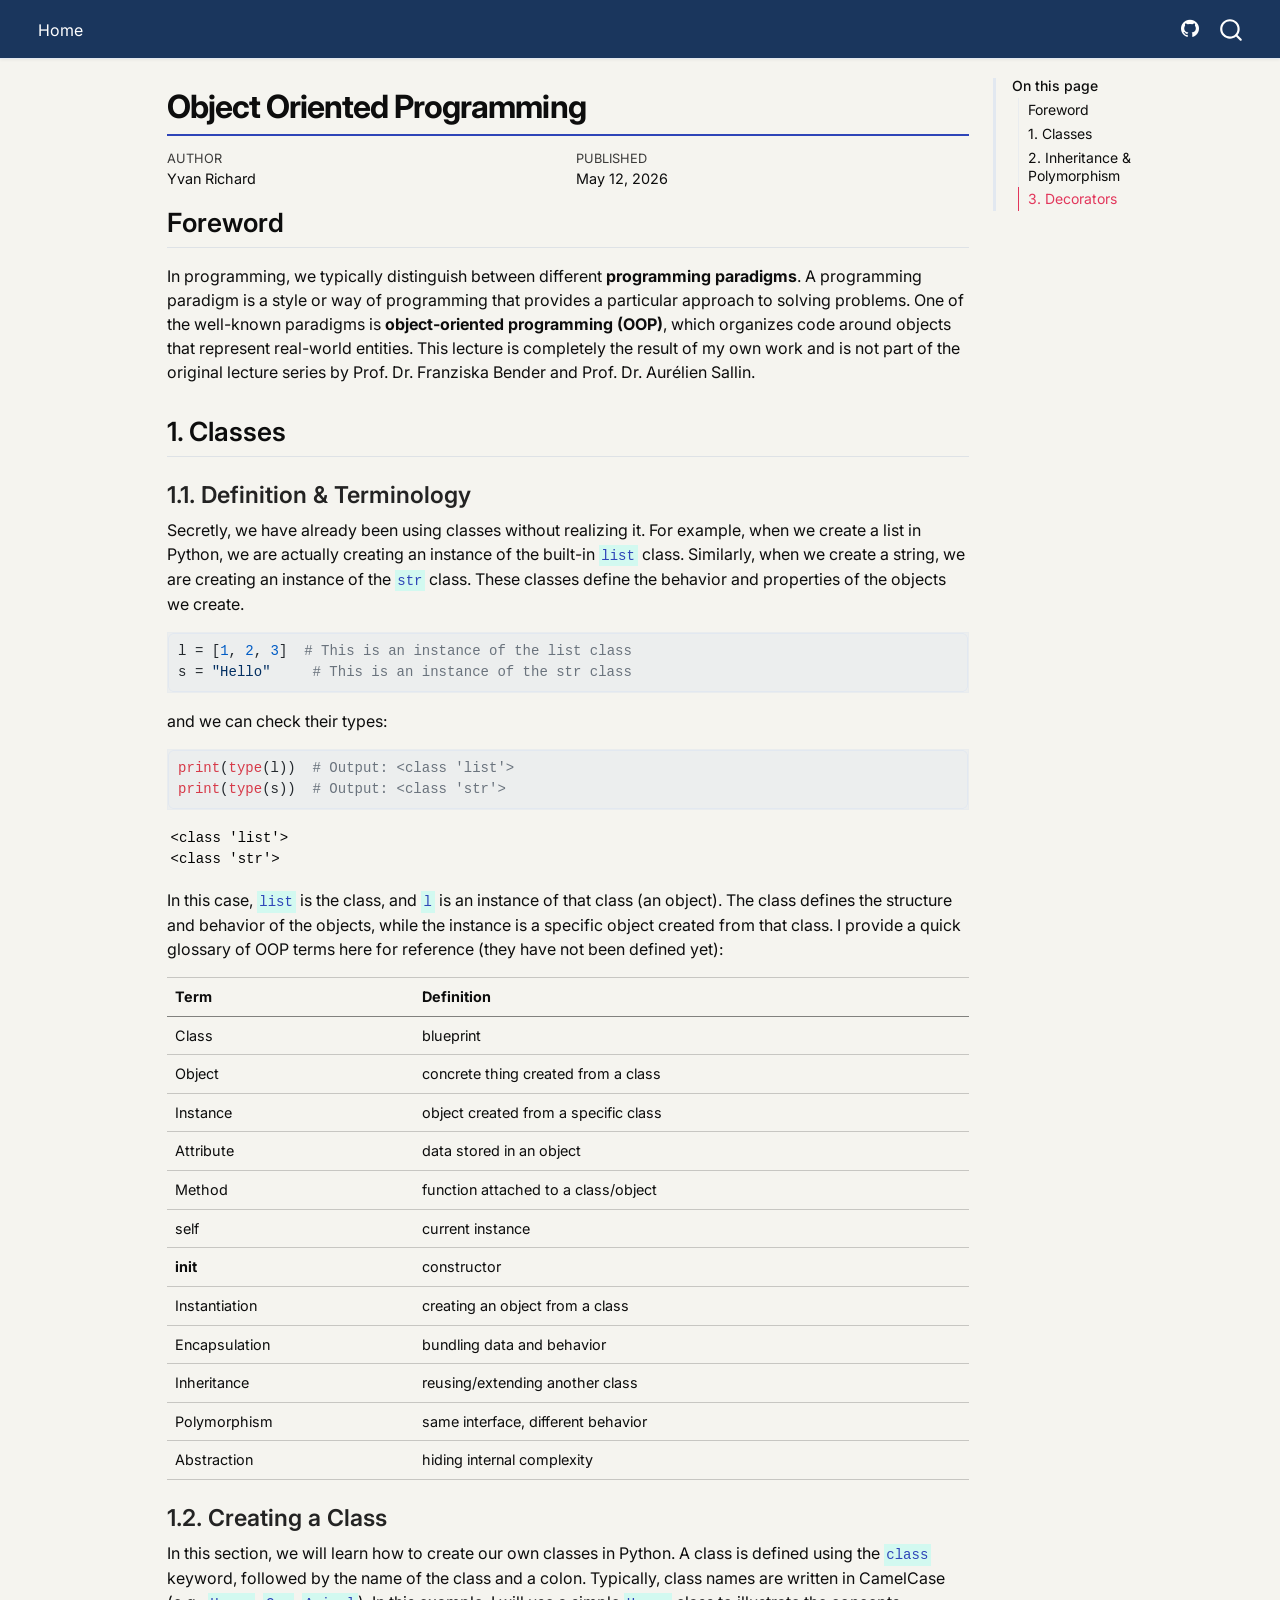
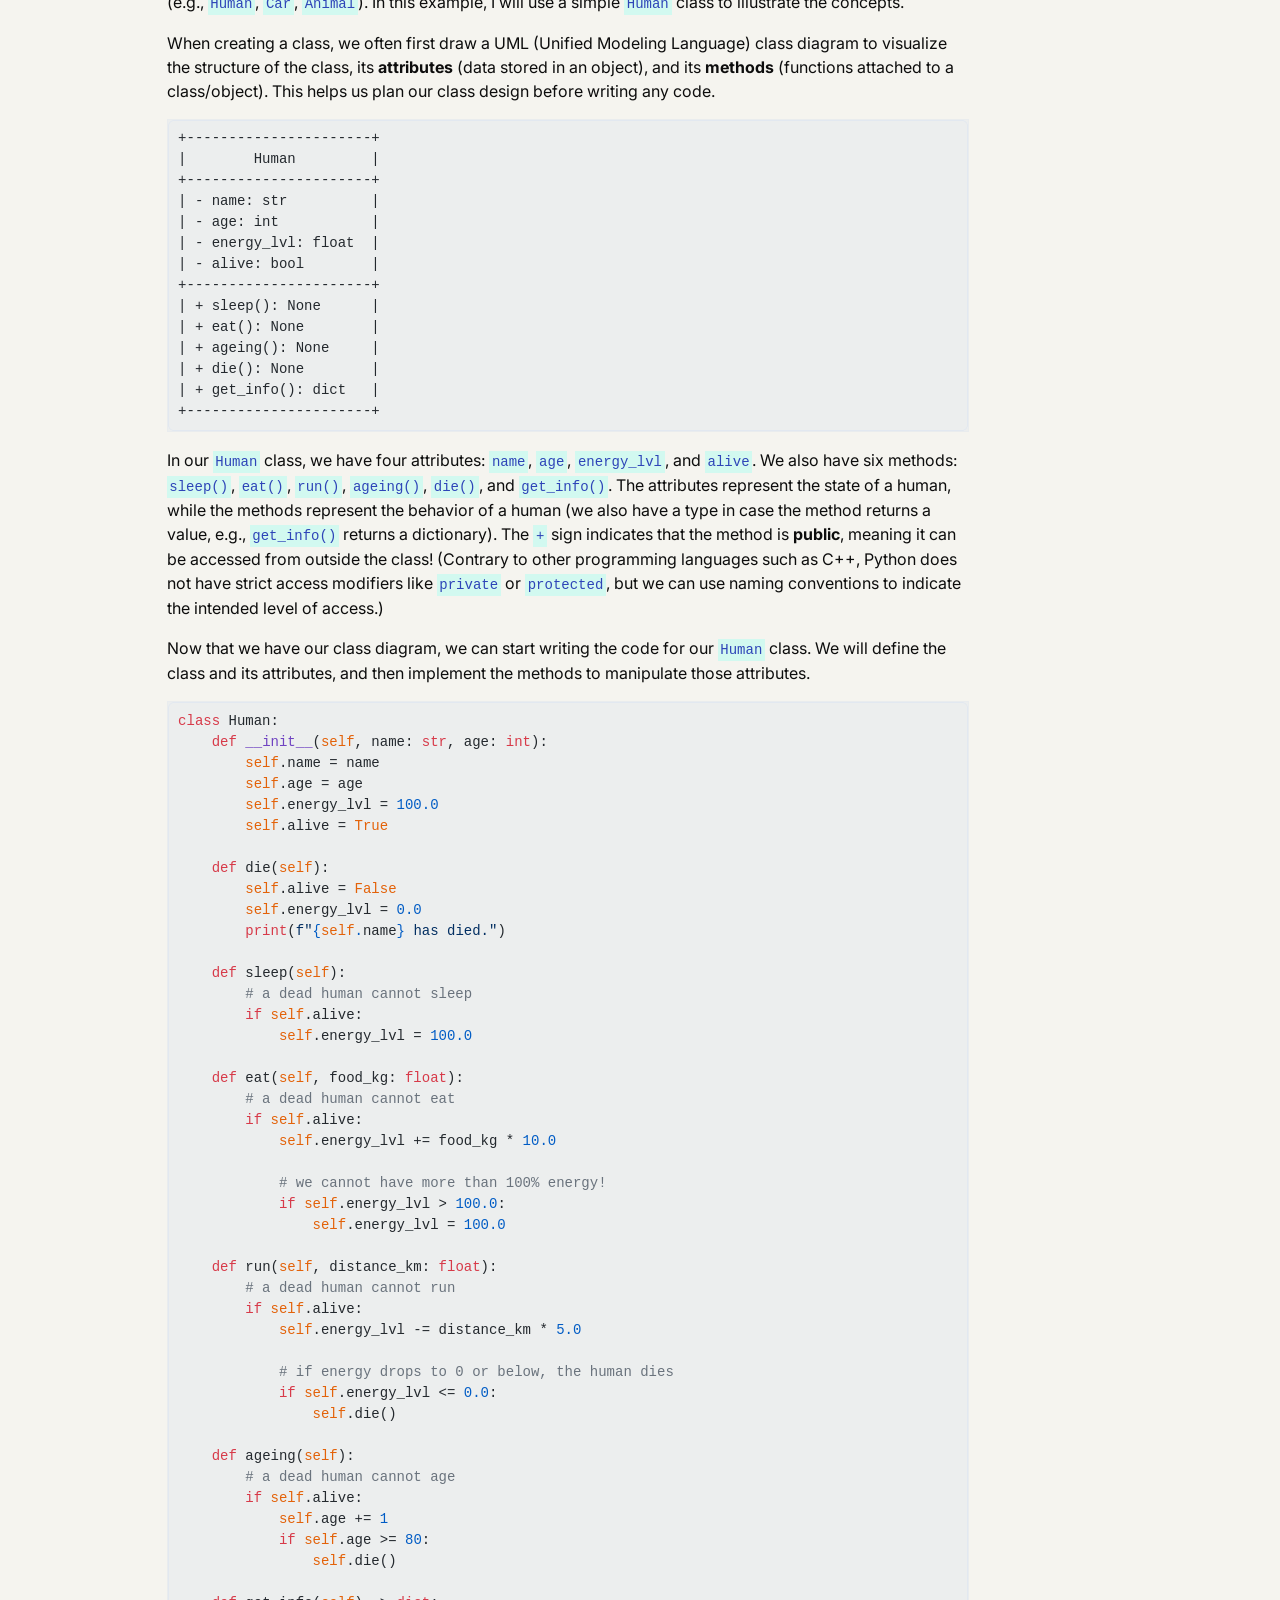
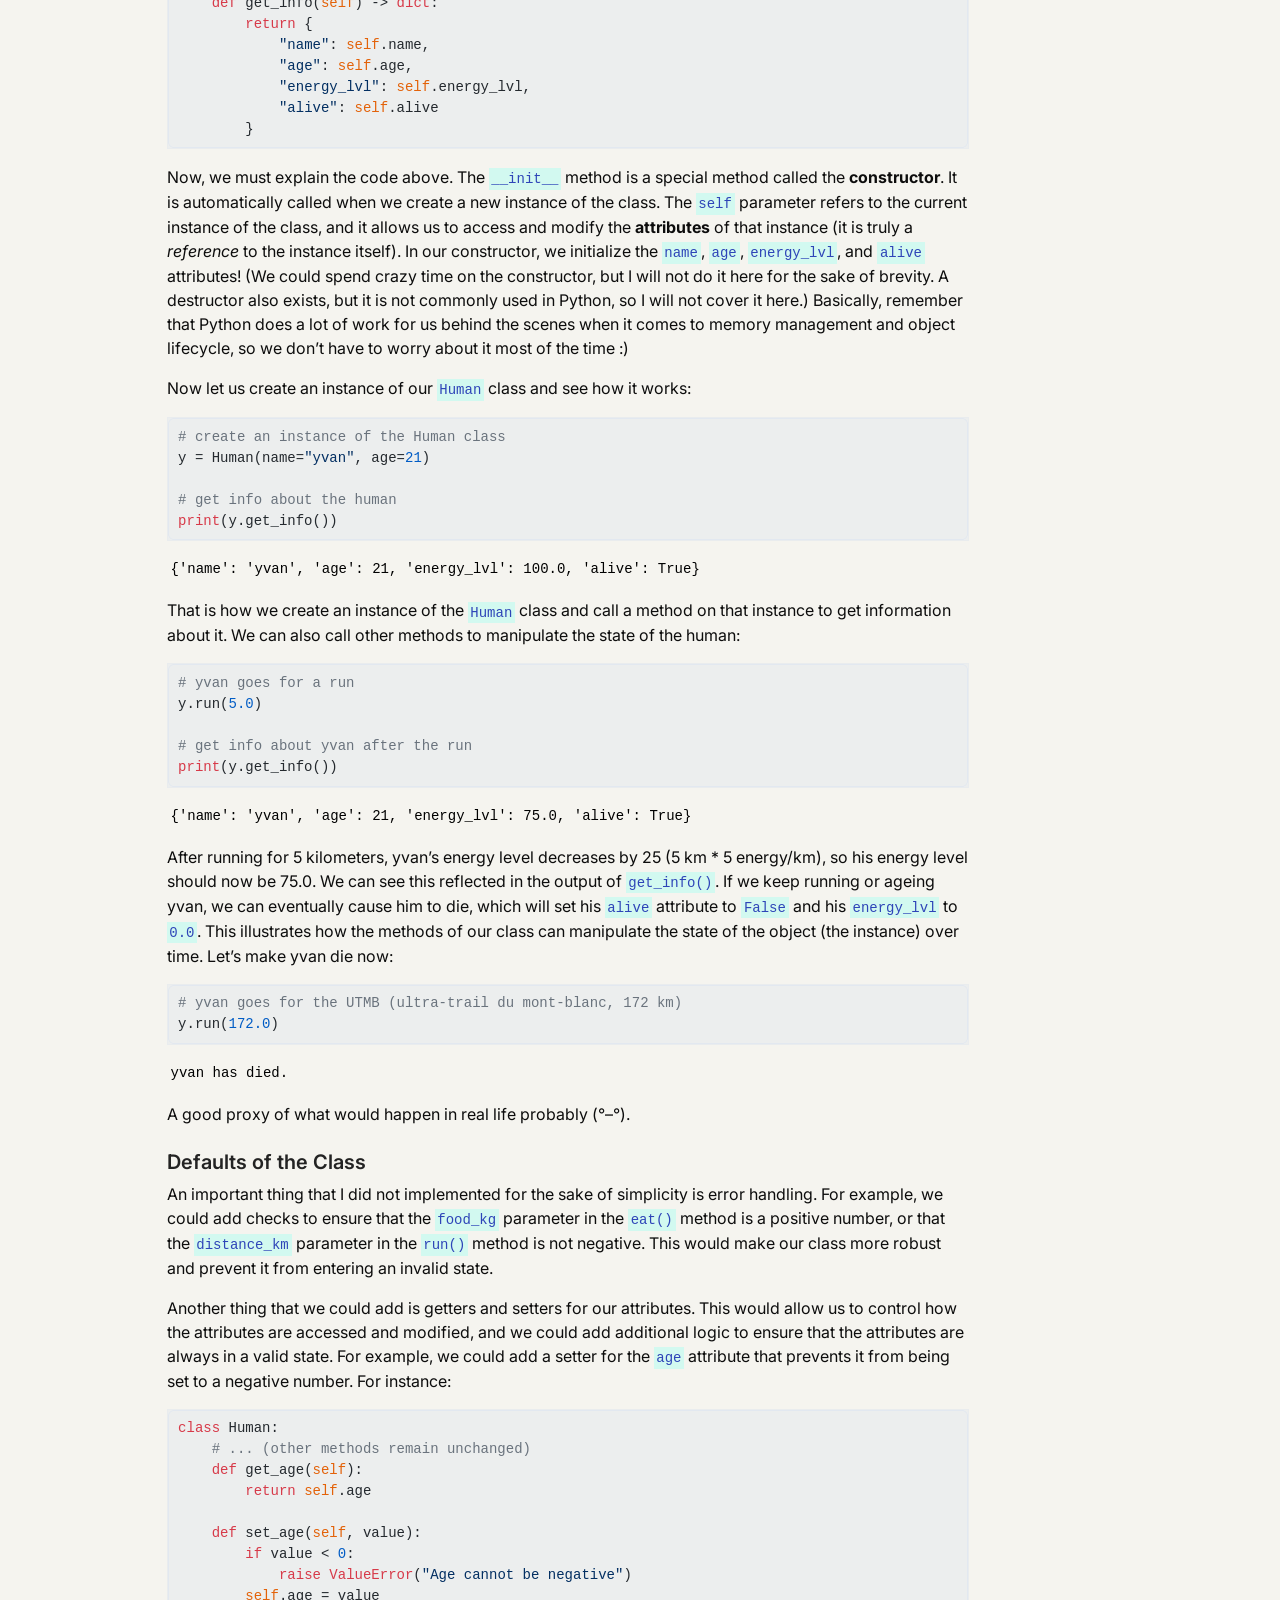
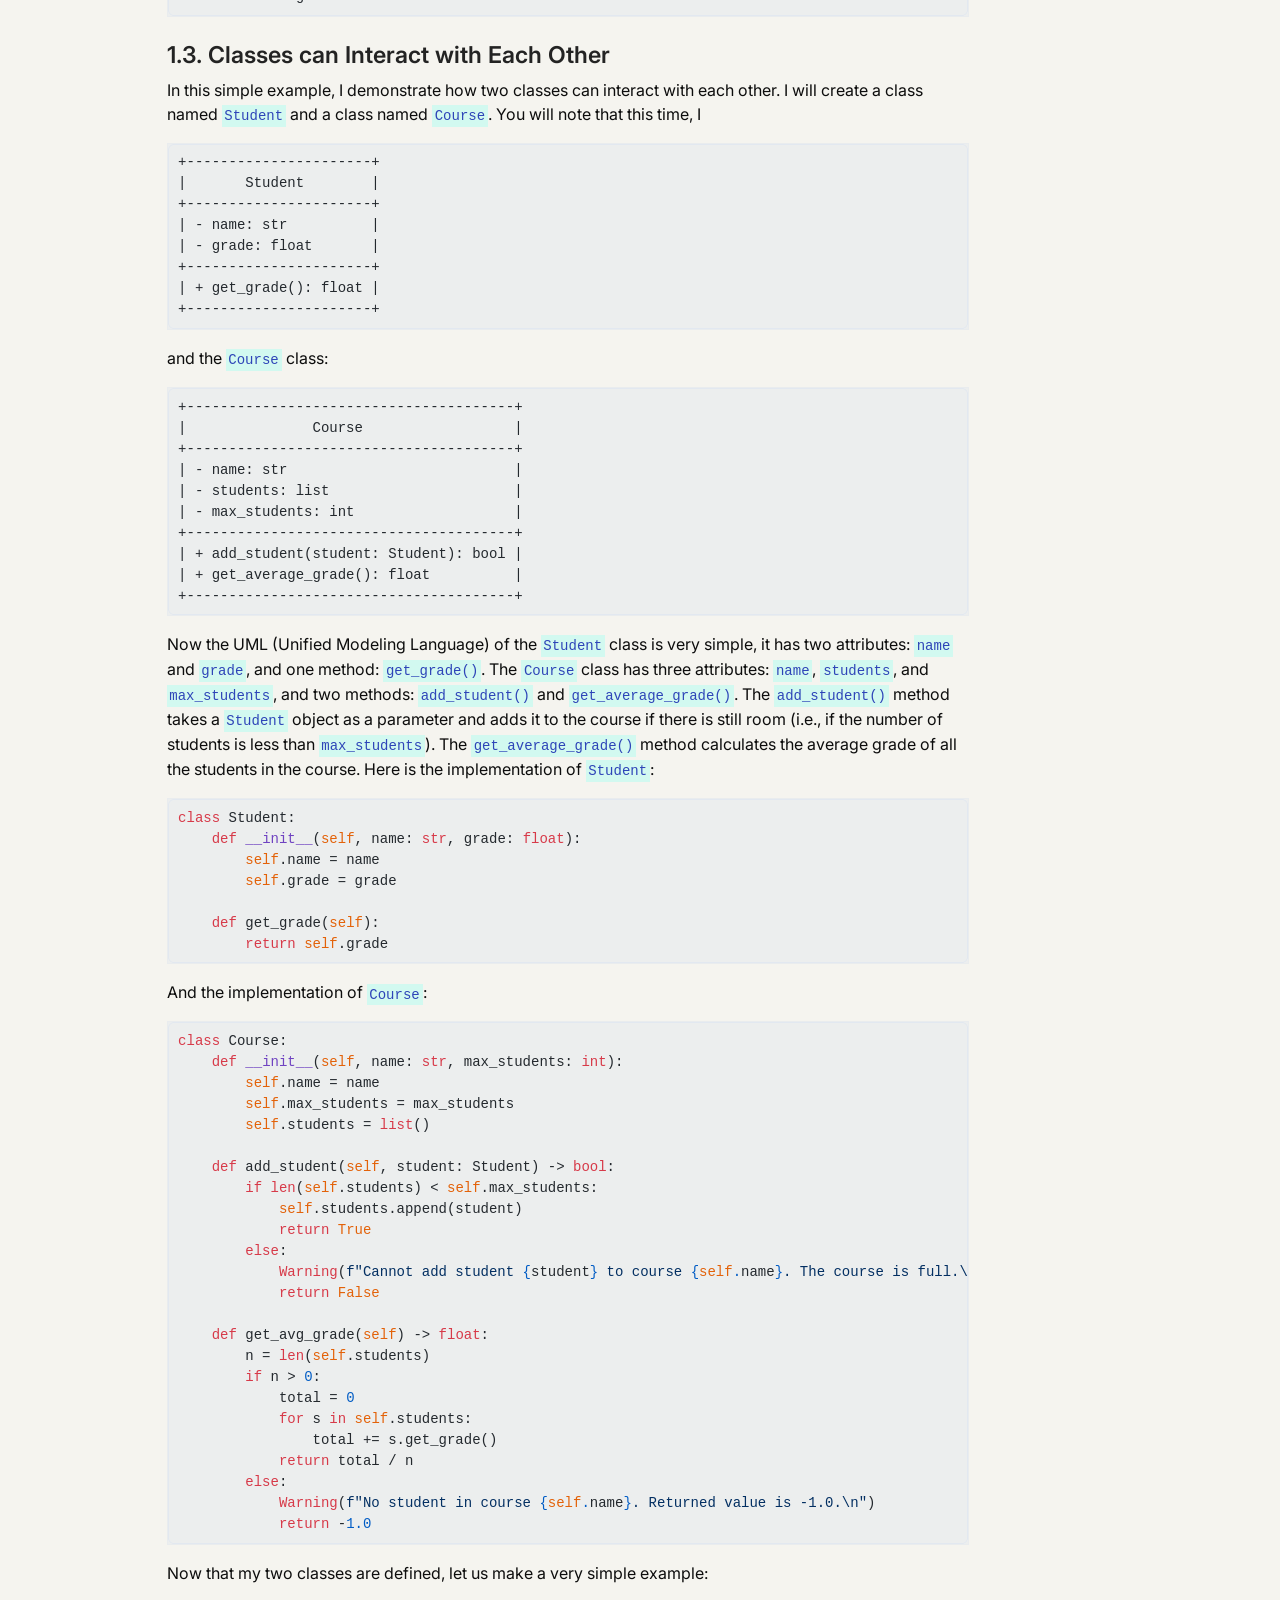
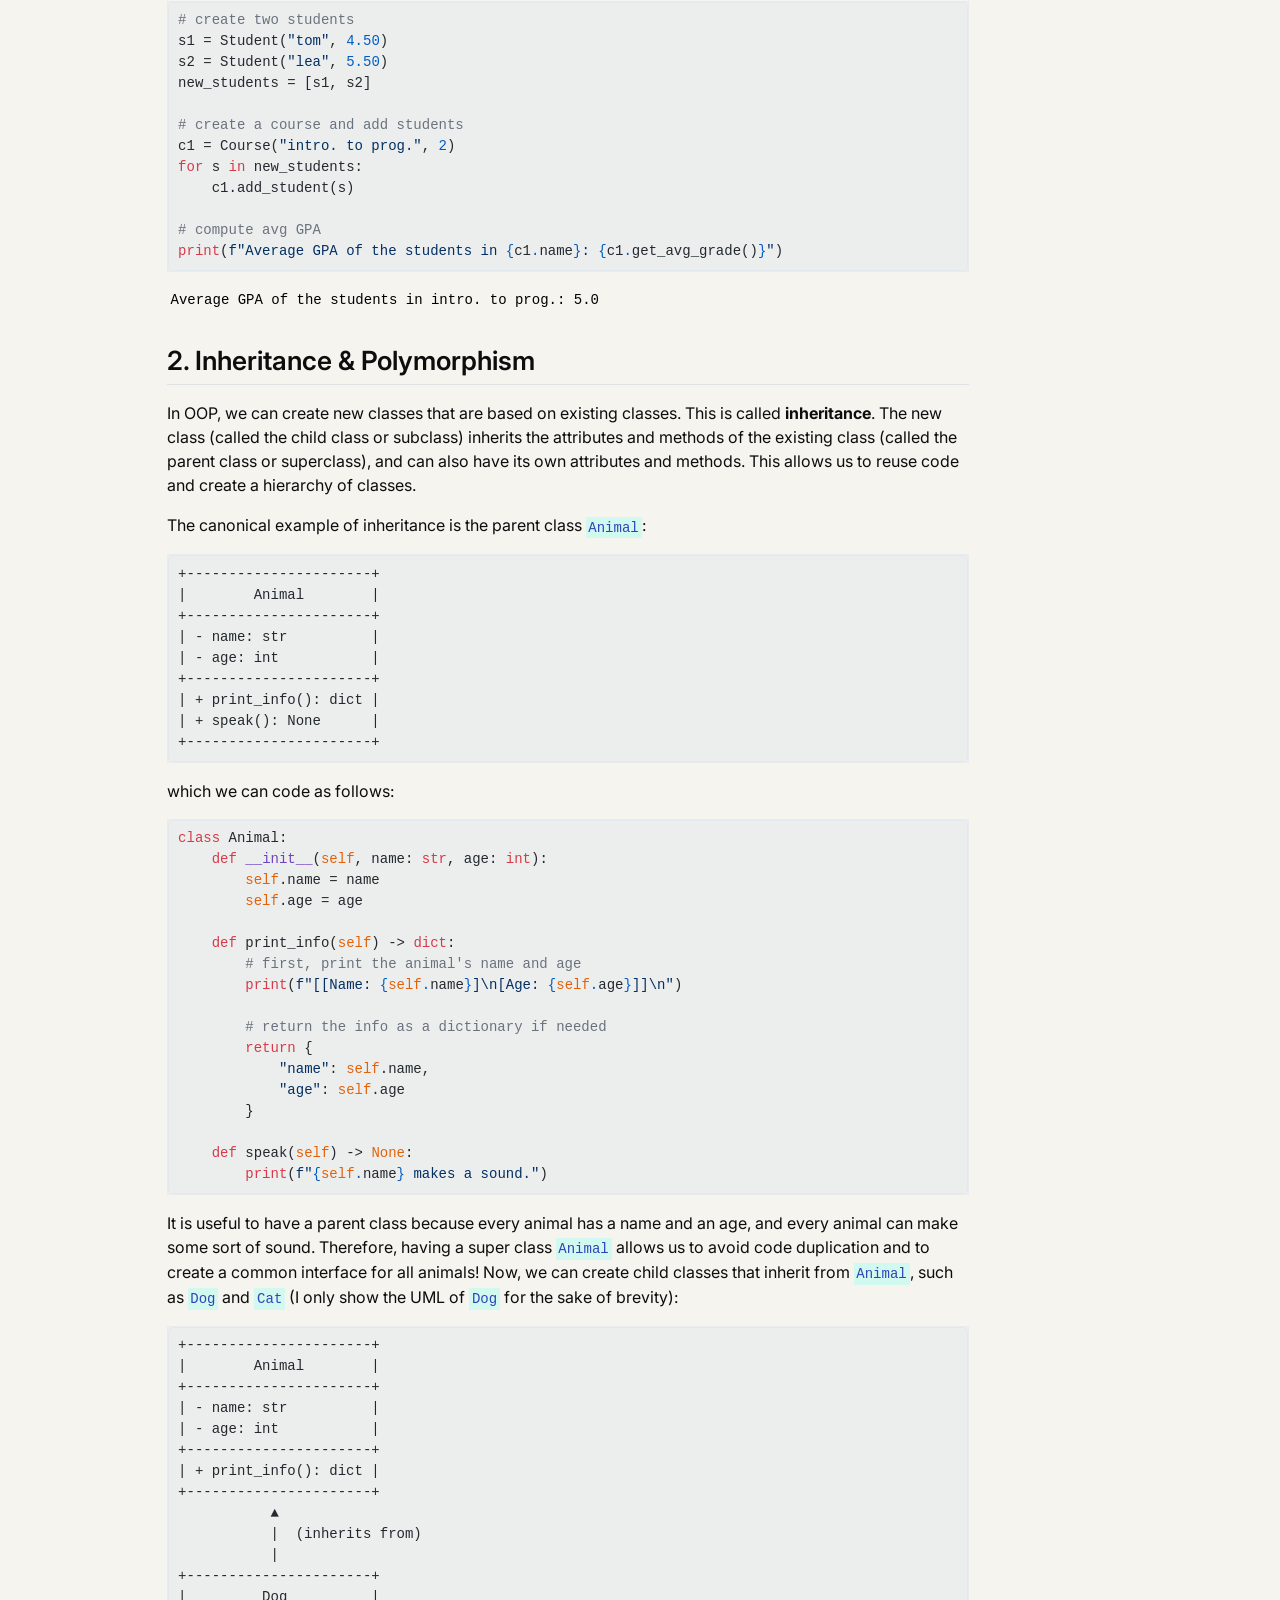
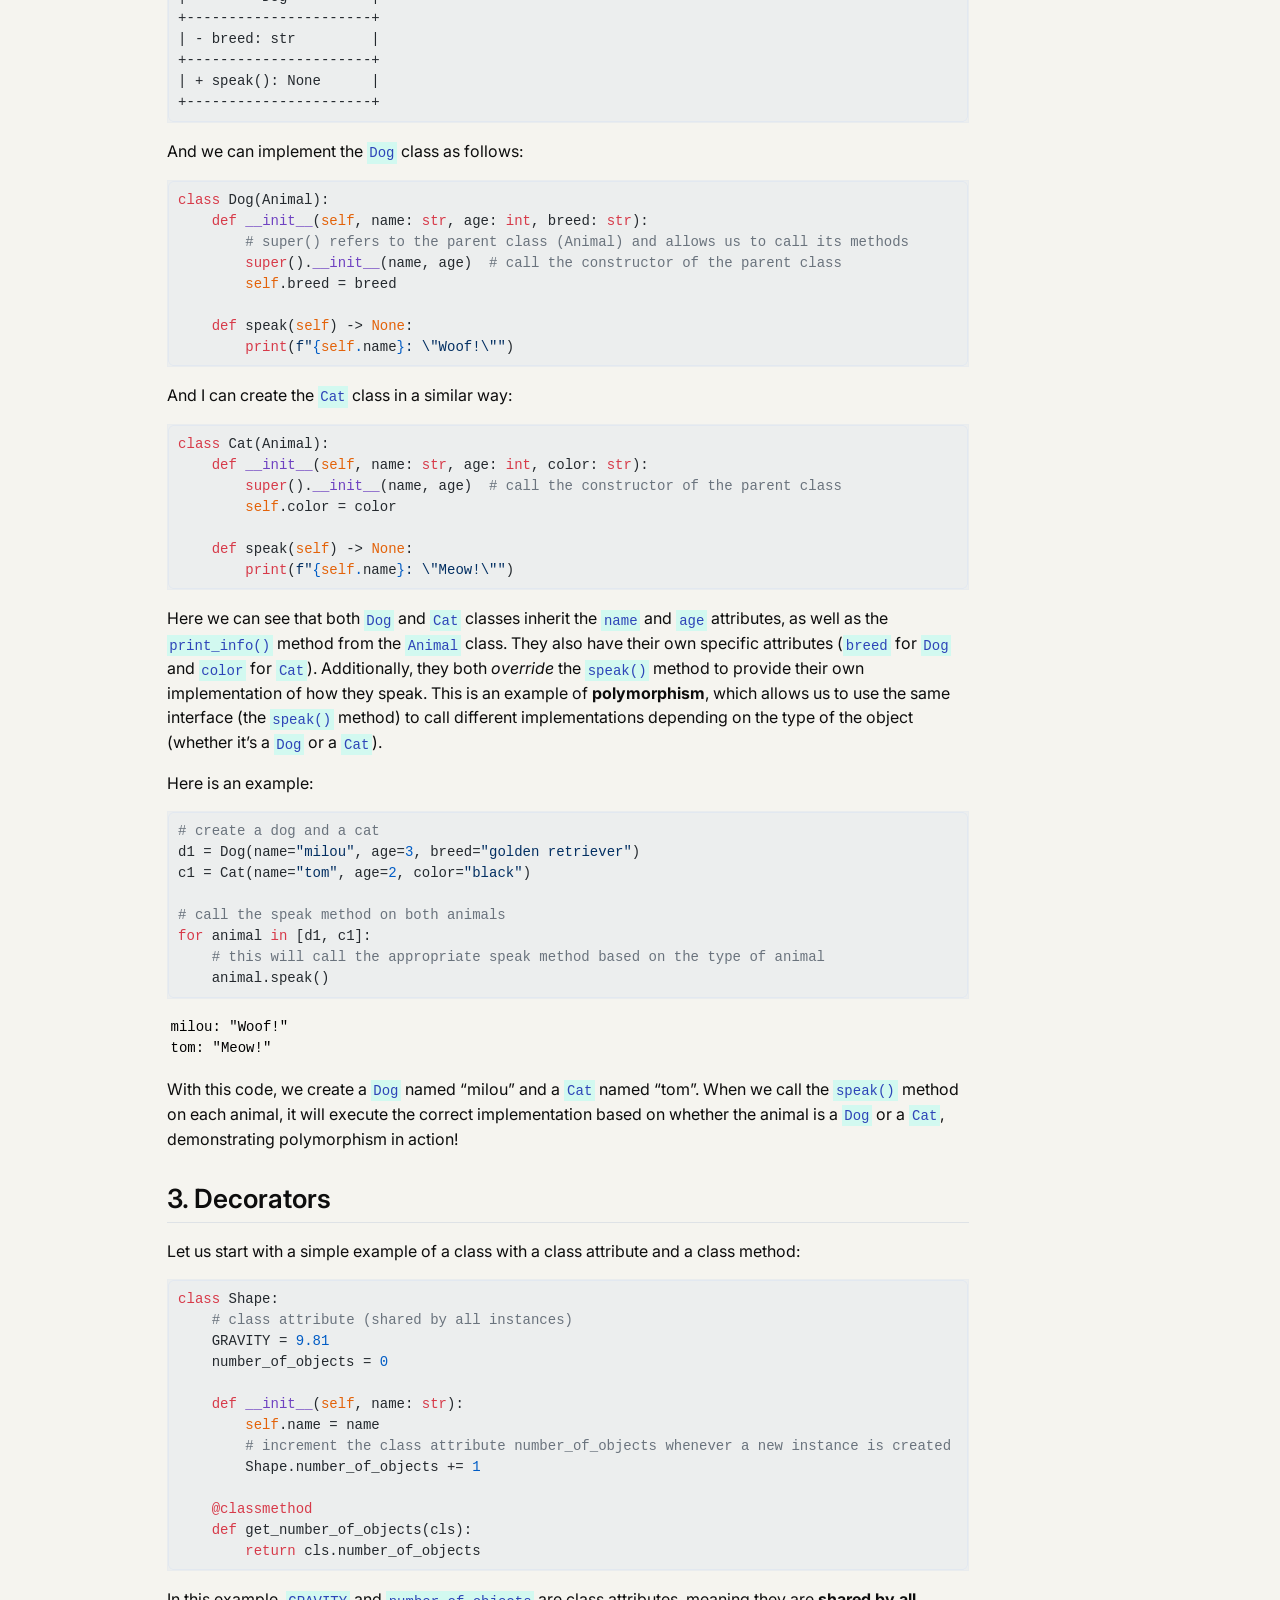
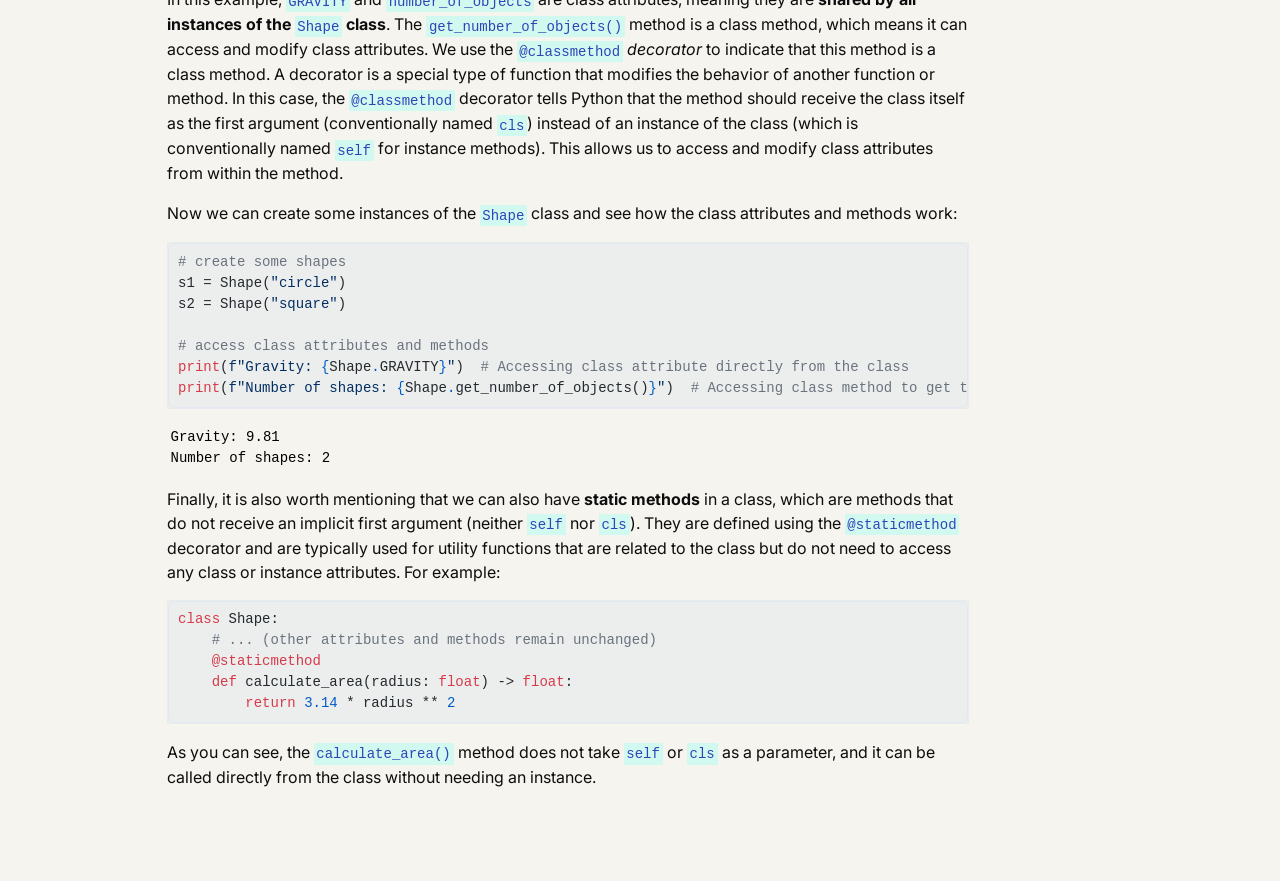
<file: docs/lectures/week_07/summary_07.html>
<!DOCTYPE html>
<html xmlns="http://www.w3.org/1999/xhtml" lang="en" xml:lang="en"><head>

<meta charset="utf-8">
<meta name="generator" content="quarto-1.8.27">

<meta name="viewport" content="width=device-width, initial-scale=1.0, user-scalable=yes">

<meta name="author" content="Yvan Richard">
<meta name="dcterms.date" content="2026-05-12">

<title>Object Oriented Programming</title>
<style>
code{white-space: pre-wrap;}
span.smallcaps{font-variant: small-caps;}
div.columns{display: flex; gap: min(4vw, 1.5em);}
div.column{flex: auto; overflow-x: auto;}
div.hanging-indent{margin-left: 1.5em; text-indent: -1.5em;}
ul.task-list{list-style: none;}
ul.task-list li input[type="checkbox"] {
  width: 0.8em;
  margin: 0 0.8em 0.2em -1em; /* quarto-specific, see https://github.com/quarto-dev/quarto-cli/issues/4556 */ 
  vertical-align: middle;
}
/* CSS for syntax highlighting */
html { -webkit-text-size-adjust: 100%; }
pre > code.sourceCode { white-space: pre; position: relative; }
pre > code.sourceCode > span { display: inline-block; line-height: 1.25; }
pre > code.sourceCode > span:empty { height: 1.2em; }
.sourceCode { overflow: visible; }
code.sourceCode > span { color: inherit; text-decoration: inherit; }
div.sourceCode { margin: 1em 0; }
pre.sourceCode { margin: 0; }
@media screen {
div.sourceCode { overflow: auto; }
}
@media print {
pre > code.sourceCode { white-space: pre-wrap; }
pre > code.sourceCode > span { text-indent: -5em; padding-left: 5em; }
}
pre.numberSource code
  { counter-reset: source-line 0; }
pre.numberSource code > span
  { position: relative; left: -4em; counter-increment: source-line; }
pre.numberSource code > span > a:first-child::before
  { content: counter(source-line);
    position: relative; left: -1em; text-align: right; vertical-align: baseline;
    border: none; display: inline-block;
    -webkit-touch-callout: none; -webkit-user-select: none;
    -khtml-user-select: none; -moz-user-select: none;
    -ms-user-select: none; user-select: none;
    padding: 0 4px; width: 4em;
  }
pre.numberSource { margin-left: 3em;  padding-left: 4px; }
div.sourceCode
  {   }
@media screen {
pre > code.sourceCode > span > a:first-child::before { text-decoration: underline; }
}
</style>


<script src="../../site_libs/quarto-nav/quarto-nav.js"></script>
<script src="../../site_libs/quarto-nav/headroom.min.js"></script>
<script src="../../site_libs/clipboard/clipboard.min.js"></script>
<script src="../../site_libs/quarto-search/autocomplete.umd.js"></script>
<script src="../../site_libs/quarto-search/fuse.min.js"></script>
<script src="../../site_libs/quarto-search/quarto-search.js"></script>
<meta name="quarto:offset" content="../../">
<script src="../../site_libs/quarto-html/quarto.js" type="module"></script>
<script src="../../site_libs/quarto-html/tabsets/tabsets.js" type="module"></script>
<script src="../../site_libs/quarto-html/axe/axe-check.js" type="module"></script>
<script src="../../site_libs/quarto-html/popper.min.js"></script>
<script src="../../site_libs/quarto-html/tippy.umd.min.js"></script>
<script src="../../site_libs/quarto-html/anchor.min.js"></script>
<link href="../../site_libs/quarto-html/tippy.css" rel="stylesheet">
<link href="../../site_libs/quarto-html/quarto-syntax-highlighting-8b4baf804e461d9b72633f0de59a0cac.css" rel="stylesheet" id="quarto-text-highlighting-styles">
<script src="../../site_libs/bootstrap/bootstrap.min.js"></script>
<link href="../../site_libs/bootstrap/bootstrap-icons.css" rel="stylesheet">
<link href="../../site_libs/bootstrap/bootstrap-b1010f415b9c85e6efbf73f098e0bb0a.min.css" rel="stylesheet" append-hash="true" id="quarto-bootstrap" data-mode="light">
<script id="quarto-search-options" type="application/json">{
  "location": "navbar",
  "copy-button": false,
  "collapse-after": 3,
  "panel-placement": "end",
  "type": "overlay",
  "limit": 50,
  "keyboard-shortcut": [
    "f",
    "/",
    "s"
  ],
  "show-item-context": false,
  "language": {
    "search-no-results-text": "No results",
    "search-matching-documents-text": "matching documents",
    "search-copy-link-title": "Copy link to search",
    "search-hide-matches-text": "Hide additional matches",
    "search-more-match-text": "more match in this document",
    "search-more-matches-text": "more matches in this document",
    "search-clear-button-title": "Clear",
    "search-text-placeholder": "",
    "search-detached-cancel-button-title": "Cancel",
    "search-submit-button-title": "Submit",
    "search-label": "Search"
  }
}</script>


</head>

<body class="nav-fixed quarto-light">

<div id="quarto-search-results"></div>
  <header id="quarto-header" class="headroom fixed-top">
    <nav class="navbar navbar-expand-lg " data-bs-theme="dark">
      <div class="navbar-container container-fluid">
            <div id="quarto-search" class="" title="Search"></div>
          <button class="navbar-toggler" type="button" data-bs-toggle="collapse" data-bs-target="#navbarCollapse" aria-controls="navbarCollapse" role="menu" aria-expanded="false" aria-label="Toggle navigation" onclick="if (window.quartoToggleHeadroom) { window.quartoToggleHeadroom(); }">
  <span class="navbar-toggler-icon"></span>
</button>
          <div class="collapse navbar-collapse" id="navbarCollapse">
            <ul class="navbar-nav navbar-nav-scroll me-auto">
  <li class="nav-item">
    <a class="nav-link" href="../../index.html"> 
<span class="menu-text">Home</span></a>
  </li>  
</ul>
            <ul class="navbar-nav navbar-nav-scroll ms-auto">
  <li class="nav-item compact">
    <a class="nav-link" href="https://github.com/YVYX04/intro_to_programming"> <i class="bi bi-github" role="img" aria-label="GitHub">
</i> 
<span class="menu-text"></span></a>
  </li>  
</ul>
          </div> <!-- /navcollapse -->
            <div class="quarto-navbar-tools">
</div>
      </div> <!-- /container-fluid -->
    </nav>
</header>
<!-- content -->
<div id="quarto-content" class="quarto-container page-columns page-rows-contents page-layout-article page-navbar">
<!-- sidebar -->
<!-- margin-sidebar -->
    <div id="quarto-margin-sidebar" class="sidebar margin-sidebar">
        <nav id="TOC" role="doc-toc" class="toc-active">
    <h2 id="toc-title">On this page</h2>
   
  <ul>
  <li><a href="#foreword" id="toc-foreword" class="nav-link active" data-scroll-target="#foreword">Foreword</a></li>
  <li><a href="#classes" id="toc-classes" class="nav-link" data-scroll-target="#classes">1. Classes</a>
  <ul class="collapse">
  <li><a href="#definition-terminology" id="toc-definition-terminology" class="nav-link" data-scroll-target="#definition-terminology">1.1. Definition &amp; Terminology</a></li>
  <li><a href="#creating-a-class" id="toc-creating-a-class" class="nav-link" data-scroll-target="#creating-a-class">1.2. Creating a Class</a></li>
  <li><a href="#classes-can-interact-with-each-other" id="toc-classes-can-interact-with-each-other" class="nav-link" data-scroll-target="#classes-can-interact-with-each-other">1.3. Classes can Interact with Each Other</a></li>
  </ul></li>
  <li><a href="#inheritance-polymorphism" id="toc-inheritance-polymorphism" class="nav-link" data-scroll-target="#inheritance-polymorphism">2. Inheritance &amp; Polymorphism</a></li>
  <li><a href="#decorators" id="toc-decorators" class="nav-link" data-scroll-target="#decorators">3. Decorators</a></li>
  </ul>
</nav>
    </div>
<!-- main -->
<main class="content" id="quarto-document-content">

<header id="title-block-header" class="quarto-title-block default">
<div class="quarto-title">
<h1 class="title">Object Oriented Programming</h1>
</div>



<div class="quarto-title-meta">

    <div>
    <div class="quarto-title-meta-heading">Author</div>
    <div class="quarto-title-meta-contents">
             <p>Yvan Richard </p>
          </div>
  </div>
    
    <div>
    <div class="quarto-title-meta-heading">Published</div>
    <div class="quarto-title-meta-contents">
      <p class="date">May 12, 2026</p>
    </div>
  </div>
  
    
  </div>
  


</header>


<section id="foreword" class="level2">
<h2 class="anchored" data-anchor-id="foreword">Foreword</h2>
<p>In programming, we typically distinguish between different <strong>programming paradigms</strong>. A programming paradigm is a style or way of programming that provides a particular approach to solving problems. One of the well-known paradigms is <strong>object-oriented programming (OOP)</strong>, which organizes code around objects that represent real-world entities. This lecture is completely the result of my own work and is not part of the original lecture series by Prof.&nbsp;Dr.&nbsp;Franziska Bender and Prof.&nbsp;Dr.&nbsp;Aurélien Sallin.</p>
</section>
<section id="classes" class="level2">
<h2 class="anchored" data-anchor-id="classes">1. Classes</h2>
<section id="definition-terminology" class="level3">
<h3 class="anchored" data-anchor-id="definition-terminology">1.1. Definition &amp; Terminology</h3>
<p>Secretly, we have already been using classes without realizing it. For example, when we create a list in Python, we are actually creating an instance of the built-in <code>list</code> class. Similarly, when we create a string, we are creating an instance of the <code>str</code> class. These classes define the behavior and properties of the objects we create.</p>
<div id="5b5f1d7a" class="cell" data-execution_count="1">
<div class="code-copy-outer-scaffold"><div class="sourceCode cell-code" id="cb1"><pre class="sourceCode python code-with-copy"><code class="sourceCode python"><span id="cb1-1"><a href="#cb1-1" aria-hidden="true" tabindex="-1"></a>l <span class="op">=</span> [<span class="dv">1</span>, <span class="dv">2</span>, <span class="dv">3</span>]  <span class="co"># This is an instance of the list class</span></span>
<span id="cb1-2"><a href="#cb1-2" aria-hidden="true" tabindex="-1"></a>s <span class="op">=</span> <span class="st">"Hello"</span>     <span class="co"># This is an instance of the str class</span></span></code></pre></div><button title="Copy to Clipboard" class="code-copy-button"><i class="bi"></i></button></div>
</div>
<p>and we can check their types:</p>
<div id="32f7220e" class="cell" data-execution_count="2">
<div class="code-copy-outer-scaffold"><div class="sourceCode cell-code" id="cb2"><pre class="sourceCode python code-with-copy"><code class="sourceCode python"><span id="cb2-1"><a href="#cb2-1" aria-hidden="true" tabindex="-1"></a><span class="bu">print</span>(<span class="bu">type</span>(l))  <span class="co"># Output: &lt;class 'list'&gt;</span></span>
<span id="cb2-2"><a href="#cb2-2" aria-hidden="true" tabindex="-1"></a><span class="bu">print</span>(<span class="bu">type</span>(s))  <span class="co"># Output: &lt;class 'str'&gt;</span></span></code></pre></div><button title="Copy to Clipboard" class="code-copy-button"><i class="bi"></i></button></div>
<div class="cell-output cell-output-stdout">
<pre><code>&lt;class 'list'&gt;
&lt;class 'str'&gt;</code></pre>
</div>
</div>
<p>In this case, <code>list</code> is the class, and <code>l</code> is an instance of that class (an object). The class defines the structure and behavior of the objects, while the instance is a specific object created from that class. I provide a quick glossary of OOP terms here for reference (they have not been defined yet):</p>
<table class="caption-top table">
<thead>
<tr class="header">
<th>Term</th>
<th>Definition</th>
</tr>
</thead>
<tbody>
<tr class="odd">
<td>Class</td>
<td>blueprint</td>
</tr>
<tr class="even">
<td>Object</td>
<td>concrete thing created from a class</td>
</tr>
<tr class="odd">
<td>Instance</td>
<td>object created from a specific class</td>
</tr>
<tr class="even">
<td>Attribute</td>
<td>data stored in an object</td>
</tr>
<tr class="odd">
<td>Method</td>
<td>function attached to a class/object</td>
</tr>
<tr class="even">
<td>self</td>
<td>current instance</td>
</tr>
<tr class="odd">
<td><strong>init</strong></td>
<td>constructor</td>
</tr>
<tr class="even">
<td>Instantiation</td>
<td>creating an object from a class</td>
</tr>
<tr class="odd">
<td>Encapsulation</td>
<td>bundling data and behavior</td>
</tr>
<tr class="even">
<td>Inheritance</td>
<td>reusing/extending another class</td>
</tr>
<tr class="odd">
<td>Polymorphism</td>
<td>same interface, different behavior</td>
</tr>
<tr class="even">
<td>Abstraction</td>
<td>hiding internal complexity</td>
</tr>
</tbody>
</table>
</section>
<section id="creating-a-class" class="level3">
<h3 class="anchored" data-anchor-id="creating-a-class">1.2. Creating a Class</h3>
<p>In this section, we will learn how to create our own classes in Python. A class is defined using the <code>class</code> keyword, followed by the name of the class and a colon. Typically, class names are written in CamelCase (e.g., <code>Human</code>, <code>Car</code>, <code>Animal</code>). In this example, I will use a simple <code>Human</code> class to illustrate the concepts.</p>
<p>When creating a class, we often first draw a UML (Unified Modeling Language) class diagram to visualize the structure of the class, its <strong>attributes</strong> (data stored in an object), and its <strong>methods</strong> (functions attached to a class/object). This helps us plan our class design before writing any code.</p>
<div class="code-copy-outer-scaffold"><div class="sourceCode" id="cb4"><pre class="sourceCode txt code-with-copy"><code class="sourceCode default"><span id="cb4-1"><a href="#cb4-1" aria-hidden="true" tabindex="-1"></a>+----------------------+</span>
<span id="cb4-2"><a href="#cb4-2" aria-hidden="true" tabindex="-1"></a>|        Human         |</span>
<span id="cb4-3"><a href="#cb4-3" aria-hidden="true" tabindex="-1"></a>+----------------------+</span>
<span id="cb4-4"><a href="#cb4-4" aria-hidden="true" tabindex="-1"></a>| - name: str          |</span>
<span id="cb4-5"><a href="#cb4-5" aria-hidden="true" tabindex="-1"></a>| - age: int           |</span>
<span id="cb4-6"><a href="#cb4-6" aria-hidden="true" tabindex="-1"></a>| - energy_lvl: float  |</span>
<span id="cb4-7"><a href="#cb4-7" aria-hidden="true" tabindex="-1"></a>| - alive: bool        |</span>
<span id="cb4-8"><a href="#cb4-8" aria-hidden="true" tabindex="-1"></a>+----------------------+</span>
<span id="cb4-9"><a href="#cb4-9" aria-hidden="true" tabindex="-1"></a>| + sleep(): None      |</span>
<span id="cb4-10"><a href="#cb4-10" aria-hidden="true" tabindex="-1"></a>| + eat(): None        |</span>
<span id="cb4-11"><a href="#cb4-11" aria-hidden="true" tabindex="-1"></a>| + ageing(): None     |</span>
<span id="cb4-12"><a href="#cb4-12" aria-hidden="true" tabindex="-1"></a>| + die(): None        |</span>
<span id="cb4-13"><a href="#cb4-13" aria-hidden="true" tabindex="-1"></a>| + get_info(): dict   |</span>
<span id="cb4-14"><a href="#cb4-14" aria-hidden="true" tabindex="-1"></a>+----------------------+</span></code></pre></div><button title="Copy to Clipboard" class="code-copy-button"><i class="bi"></i></button></div>
<p>In our <code>Human</code> class, we have four attributes: <code>name</code>, <code>age</code>, <code>energy_lvl</code>, and <code>alive</code>. We also have six methods: <code>sleep()</code>, <code>eat()</code>, <code>run()</code>, <code>ageing()</code>, <code>die()</code>, and <code>get_info()</code>. The attributes represent the state of a human, while the methods represent the behavior of a human (we also have a type in case the method returns a value, e.g., <code>get_info()</code> returns a dictionary). The <code>+</code> sign indicates that the method is <strong>public</strong>, meaning it can be accessed from outside the class! (Contrary to other programming languages such as C++, Python does not have strict access modifiers like <code>private</code> or <code>protected</code>, but we can use naming conventions to indicate the intended level of access.)</p>
<p>Now that we have our class diagram, we can start writing the code for our <code>Human</code> class. We will define the class and its attributes, and then implement the methods to manipulate those attributes.</p>
<div id="cba22b0c" class="cell" data-execution_count="3">
<div class="code-copy-outer-scaffold"><div class="sourceCode cell-code" id="cb5"><pre class="sourceCode python code-with-copy"><code class="sourceCode python"><span id="cb5-1"><a href="#cb5-1" aria-hidden="true" tabindex="-1"></a><span class="kw">class</span> Human:</span>
<span id="cb5-2"><a href="#cb5-2" aria-hidden="true" tabindex="-1"></a>    <span class="kw">def</span> <span class="fu">__init__</span>(<span class="va">self</span>, name: <span class="bu">str</span>, age: <span class="bu">int</span>):</span>
<span id="cb5-3"><a href="#cb5-3" aria-hidden="true" tabindex="-1"></a>        <span class="va">self</span>.name <span class="op">=</span> name</span>
<span id="cb5-4"><a href="#cb5-4" aria-hidden="true" tabindex="-1"></a>        <span class="va">self</span>.age <span class="op">=</span> age</span>
<span id="cb5-5"><a href="#cb5-5" aria-hidden="true" tabindex="-1"></a>        <span class="va">self</span>.energy_lvl <span class="op">=</span> <span class="fl">100.0</span></span>
<span id="cb5-6"><a href="#cb5-6" aria-hidden="true" tabindex="-1"></a>        <span class="va">self</span>.alive <span class="op">=</span> <span class="va">True</span></span>
<span id="cb5-7"><a href="#cb5-7" aria-hidden="true" tabindex="-1"></a></span>
<span id="cb5-8"><a href="#cb5-8" aria-hidden="true" tabindex="-1"></a>    <span class="kw">def</span> die(<span class="va">self</span>):</span>
<span id="cb5-9"><a href="#cb5-9" aria-hidden="true" tabindex="-1"></a>        <span class="va">self</span>.alive <span class="op">=</span> <span class="va">False</span></span>
<span id="cb5-10"><a href="#cb5-10" aria-hidden="true" tabindex="-1"></a>        <span class="va">self</span>.energy_lvl <span class="op">=</span> <span class="fl">0.0</span></span>
<span id="cb5-11"><a href="#cb5-11" aria-hidden="true" tabindex="-1"></a>        <span class="bu">print</span>(<span class="ss">f"</span><span class="sc">{</span><span class="va">self</span><span class="sc">.</span>name<span class="sc">}</span><span class="ss"> has died."</span>)</span>
<span id="cb5-12"><a href="#cb5-12" aria-hidden="true" tabindex="-1"></a></span>
<span id="cb5-13"><a href="#cb5-13" aria-hidden="true" tabindex="-1"></a>    <span class="kw">def</span> sleep(<span class="va">self</span>):</span>
<span id="cb5-14"><a href="#cb5-14" aria-hidden="true" tabindex="-1"></a>        <span class="co"># a dead human cannot sleep</span></span>
<span id="cb5-15"><a href="#cb5-15" aria-hidden="true" tabindex="-1"></a>        <span class="cf">if</span> <span class="va">self</span>.alive:</span>
<span id="cb5-16"><a href="#cb5-16" aria-hidden="true" tabindex="-1"></a>            <span class="va">self</span>.energy_lvl <span class="op">=</span> <span class="fl">100.0</span></span>
<span id="cb5-17"><a href="#cb5-17" aria-hidden="true" tabindex="-1"></a>        </span>
<span id="cb5-18"><a href="#cb5-18" aria-hidden="true" tabindex="-1"></a>    <span class="kw">def</span> eat(<span class="va">self</span>, food_kg: <span class="bu">float</span>):</span>
<span id="cb5-19"><a href="#cb5-19" aria-hidden="true" tabindex="-1"></a>        <span class="co"># a dead human cannot eat</span></span>
<span id="cb5-20"><a href="#cb5-20" aria-hidden="true" tabindex="-1"></a>        <span class="cf">if</span> <span class="va">self</span>.alive:</span>
<span id="cb5-21"><a href="#cb5-21" aria-hidden="true" tabindex="-1"></a>            <span class="va">self</span>.energy_lvl <span class="op">+=</span> food_kg <span class="op">*</span> <span class="fl">10.0</span></span>
<span id="cb5-22"><a href="#cb5-22" aria-hidden="true" tabindex="-1"></a></span>
<span id="cb5-23"><a href="#cb5-23" aria-hidden="true" tabindex="-1"></a>            <span class="co"># we cannot have more than 100% energy!</span></span>
<span id="cb5-24"><a href="#cb5-24" aria-hidden="true" tabindex="-1"></a>            <span class="cf">if</span> <span class="va">self</span>.energy_lvl <span class="op">&gt;</span> <span class="fl">100.0</span>:</span>
<span id="cb5-25"><a href="#cb5-25" aria-hidden="true" tabindex="-1"></a>                <span class="va">self</span>.energy_lvl <span class="op">=</span> <span class="fl">100.0</span></span>
<span id="cb5-26"><a href="#cb5-26" aria-hidden="true" tabindex="-1"></a></span>
<span id="cb5-27"><a href="#cb5-27" aria-hidden="true" tabindex="-1"></a>    <span class="kw">def</span> run(<span class="va">self</span>, distance_km: <span class="bu">float</span>):</span>
<span id="cb5-28"><a href="#cb5-28" aria-hidden="true" tabindex="-1"></a>        <span class="co"># a dead human cannot run</span></span>
<span id="cb5-29"><a href="#cb5-29" aria-hidden="true" tabindex="-1"></a>        <span class="cf">if</span> <span class="va">self</span>.alive:</span>
<span id="cb5-30"><a href="#cb5-30" aria-hidden="true" tabindex="-1"></a>            <span class="va">self</span>.energy_lvl <span class="op">-=</span> distance_km <span class="op">*</span> <span class="fl">5.0</span></span>
<span id="cb5-31"><a href="#cb5-31" aria-hidden="true" tabindex="-1"></a></span>
<span id="cb5-32"><a href="#cb5-32" aria-hidden="true" tabindex="-1"></a>            <span class="co"># if energy drops to 0 or below, the human dies</span></span>
<span id="cb5-33"><a href="#cb5-33" aria-hidden="true" tabindex="-1"></a>            <span class="cf">if</span> <span class="va">self</span>.energy_lvl <span class="op">&lt;=</span> <span class="fl">0.0</span>:</span>
<span id="cb5-34"><a href="#cb5-34" aria-hidden="true" tabindex="-1"></a>                <span class="va">self</span>.die()</span>
<span id="cb5-35"><a href="#cb5-35" aria-hidden="true" tabindex="-1"></a></span>
<span id="cb5-36"><a href="#cb5-36" aria-hidden="true" tabindex="-1"></a>    <span class="kw">def</span> ageing(<span class="va">self</span>):</span>
<span id="cb5-37"><a href="#cb5-37" aria-hidden="true" tabindex="-1"></a>        <span class="co"># a dead human cannot age</span></span>
<span id="cb5-38"><a href="#cb5-38" aria-hidden="true" tabindex="-1"></a>        <span class="cf">if</span> <span class="va">self</span>.alive:</span>
<span id="cb5-39"><a href="#cb5-39" aria-hidden="true" tabindex="-1"></a>            <span class="va">self</span>.age <span class="op">+=</span> <span class="dv">1</span></span>
<span id="cb5-40"><a href="#cb5-40" aria-hidden="true" tabindex="-1"></a>            <span class="cf">if</span> <span class="va">self</span>.age <span class="op">&gt;=</span> <span class="dv">80</span>:</span>
<span id="cb5-41"><a href="#cb5-41" aria-hidden="true" tabindex="-1"></a>                <span class="va">self</span>.die()</span>
<span id="cb5-42"><a href="#cb5-42" aria-hidden="true" tabindex="-1"></a></span>
<span id="cb5-43"><a href="#cb5-43" aria-hidden="true" tabindex="-1"></a>    <span class="kw">def</span> get_info(<span class="va">self</span>) <span class="op">-&gt;</span> <span class="bu">dict</span>:</span>
<span id="cb5-44"><a href="#cb5-44" aria-hidden="true" tabindex="-1"></a>        <span class="cf">return</span> {</span>
<span id="cb5-45"><a href="#cb5-45" aria-hidden="true" tabindex="-1"></a>            <span class="st">"name"</span>: <span class="va">self</span>.name,</span>
<span id="cb5-46"><a href="#cb5-46" aria-hidden="true" tabindex="-1"></a>            <span class="st">"age"</span>: <span class="va">self</span>.age,</span>
<span id="cb5-47"><a href="#cb5-47" aria-hidden="true" tabindex="-1"></a>            <span class="st">"energy_lvl"</span>: <span class="va">self</span>.energy_lvl,</span>
<span id="cb5-48"><a href="#cb5-48" aria-hidden="true" tabindex="-1"></a>            <span class="st">"alive"</span>: <span class="va">self</span>.alive</span>
<span id="cb5-49"><a href="#cb5-49" aria-hidden="true" tabindex="-1"></a>        }</span></code></pre></div><button title="Copy to Clipboard" class="code-copy-button"><i class="bi"></i></button></div>
</div>
<p>Now, we must explain the code above. The <code>__init__</code> method is a special method called the <strong>constructor</strong>. It is automatically called when we create a new instance of the class. The <code>self</code> parameter refers to the current instance of the class, and it allows us to access and modify the <strong>attributes</strong> of that instance (it is truly a <em>reference</em> to the instance itself). In our constructor, we initialize the <code>name</code>, <code>age</code>, <code>energy_lvl</code>, and <code>alive</code> attributes! (We could spend crazy time on the constructor, but I will not do it here for the sake of brevity. A destructor also exists, but it is not commonly used in Python, so I will not cover it here.) Basically, remember that Python does a lot of work for us behind the scenes when it comes to memory management and object lifecycle, so we don’t have to worry about it most of the time :)</p>
<p>Now let us create an instance of our <code>Human</code> class and see how it works:</p>
<div id="9d2f1698" class="cell" data-execution_count="4">
<div class="code-copy-outer-scaffold"><div class="sourceCode cell-code" id="cb6"><pre class="sourceCode python code-with-copy"><code class="sourceCode python"><span id="cb6-1"><a href="#cb6-1" aria-hidden="true" tabindex="-1"></a><span class="co"># create an instance of the Human class</span></span>
<span id="cb6-2"><a href="#cb6-2" aria-hidden="true" tabindex="-1"></a>y <span class="op">=</span> Human(name<span class="op">=</span><span class="st">"yvan"</span>, age<span class="op">=</span><span class="dv">21</span>)</span>
<span id="cb6-3"><a href="#cb6-3" aria-hidden="true" tabindex="-1"></a></span>
<span id="cb6-4"><a href="#cb6-4" aria-hidden="true" tabindex="-1"></a><span class="co"># get info about the human</span></span>
<span id="cb6-5"><a href="#cb6-5" aria-hidden="true" tabindex="-1"></a><span class="bu">print</span>(y.get_info())</span></code></pre></div><button title="Copy to Clipboard" class="code-copy-button"><i class="bi"></i></button></div>
<div class="cell-output cell-output-stdout">
<pre><code>{'name': 'yvan', 'age': 21, 'energy_lvl': 100.0, 'alive': True}</code></pre>
</div>
</div>
<p>That is how we create an instance of the <code>Human</code> class and call a method on that instance to get information about it. We can also call other methods to manipulate the state of the human:</p>
<div id="ccb23ee1" class="cell" data-execution_count="5">
<div class="code-copy-outer-scaffold"><div class="sourceCode cell-code" id="cb8"><pre class="sourceCode python code-with-copy"><code class="sourceCode python"><span id="cb8-1"><a href="#cb8-1" aria-hidden="true" tabindex="-1"></a><span class="co"># yvan goes for a run</span></span>
<span id="cb8-2"><a href="#cb8-2" aria-hidden="true" tabindex="-1"></a>y.run(<span class="fl">5.0</span>)</span>
<span id="cb8-3"><a href="#cb8-3" aria-hidden="true" tabindex="-1"></a></span>
<span id="cb8-4"><a href="#cb8-4" aria-hidden="true" tabindex="-1"></a><span class="co"># get info about yvan after the run</span></span>
<span id="cb8-5"><a href="#cb8-5" aria-hidden="true" tabindex="-1"></a><span class="bu">print</span>(y.get_info())</span></code></pre></div><button title="Copy to Clipboard" class="code-copy-button"><i class="bi"></i></button></div>
<div class="cell-output cell-output-stdout">
<pre><code>{'name': 'yvan', 'age': 21, 'energy_lvl': 75.0, 'alive': True}</code></pre>
</div>
</div>
<p>After running for 5 kilometers, yvan’s energy level decreases by 25 (5 km * 5 energy/km), so his energy level should now be 75.0. We can see this reflected in the output of <code>get_info()</code>. If we keep running or ageing yvan, we can eventually cause him to die, which will set his <code>alive</code> attribute to <code>False</code> and his <code>energy_lvl</code> to <code>0.0</code>. This illustrates how the methods of our class can manipulate the state of the object (the instance) over time. Let’s make yvan die now:</p>
<div id="665f40ec" class="cell" data-execution_count="6">
<div class="code-copy-outer-scaffold"><div class="sourceCode cell-code" id="cb10"><pre class="sourceCode python code-with-copy"><code class="sourceCode python"><span id="cb10-1"><a href="#cb10-1" aria-hidden="true" tabindex="-1"></a><span class="co"># yvan goes for the UTMB (ultra-trail du mont-blanc, 172 km)</span></span>
<span id="cb10-2"><a href="#cb10-2" aria-hidden="true" tabindex="-1"></a>y.run(<span class="fl">172.0</span>)</span></code></pre></div><button title="Copy to Clipboard" class="code-copy-button"><i class="bi"></i></button></div>
<div class="cell-output cell-output-stdout">
<pre><code>yvan has died.</code></pre>
</div>
</div>
<p>A good proxy of what would happen in real life probably (°–°).</p>
<section id="defaults-of-the-class" class="level4">
<h4 class="anchored" data-anchor-id="defaults-of-the-class">Defaults of the Class</h4>
<p>An important thing that I did not implemented for the sake of simplicity is error handling. For example, we could add checks to ensure that the <code>food_kg</code> parameter in the <code>eat()</code> method is a positive number, or that the <code>distance_km</code> parameter in the <code>run()</code> method is not negative. This would make our class more robust and prevent it from entering an invalid state.</p>
<p>Another thing that we could add is getters and setters for our attributes. This would allow us to control how the attributes are accessed and modified, and we could add additional logic to ensure that the attributes are always in a valid state. For example, we could add a setter for the <code>age</code> attribute that prevents it from being set to a negative number. For instance:</p>
<div class="code-copy-outer-scaffold"><div class="sourceCode" id="cb12"><pre class="sourceCode python code-with-copy"><code class="sourceCode python"><span id="cb12-1"><a href="#cb12-1" aria-hidden="true" tabindex="-1"></a><span class="kw">class</span> Human:</span>
<span id="cb12-2"><a href="#cb12-2" aria-hidden="true" tabindex="-1"></a>    <span class="co"># ... (other methods remain unchanged)</span></span>
<span id="cb12-3"><a href="#cb12-3" aria-hidden="true" tabindex="-1"></a>    <span class="kw">def</span> get_age(<span class="va">self</span>):</span>
<span id="cb12-4"><a href="#cb12-4" aria-hidden="true" tabindex="-1"></a>        <span class="cf">return</span> <span class="va">self</span>.age</span>
<span id="cb12-5"><a href="#cb12-5" aria-hidden="true" tabindex="-1"></a></span>
<span id="cb12-6"><a href="#cb12-6" aria-hidden="true" tabindex="-1"></a>    <span class="kw">def</span> set_age(<span class="va">self</span>, value):</span>
<span id="cb12-7"><a href="#cb12-7" aria-hidden="true" tabindex="-1"></a>        <span class="cf">if</span> value <span class="op">&lt;</span> <span class="dv">0</span>:</span>
<span id="cb12-8"><a href="#cb12-8" aria-hidden="true" tabindex="-1"></a>            <span class="cf">raise</span> <span class="pp">ValueError</span>(<span class="st">"Age cannot be negative"</span>)</span>
<span id="cb12-9"><a href="#cb12-9" aria-hidden="true" tabindex="-1"></a>        <span class="va">self</span>.age <span class="op">=</span> value</span></code></pre></div><button title="Copy to Clipboard" class="code-copy-button"><i class="bi"></i></button></div>
</section>
</section>
<section id="classes-can-interact-with-each-other" class="level3">
<h3 class="anchored" data-anchor-id="classes-can-interact-with-each-other">1.3. Classes can Interact with Each Other</h3>
<p>In this simple example, I demonstrate how two classes can interact with each other. I will create a class named <code>Student</code> and a class named <code>Course</code>. You will note that this time, I</p>
<div class="code-copy-outer-scaffold"><div class="sourceCode" id="cb13"><pre class="sourceCode txt code-with-copy"><code class="sourceCode default"><span id="cb13-1"><a href="#cb13-1" aria-hidden="true" tabindex="-1"></a>+----------------------+</span>
<span id="cb13-2"><a href="#cb13-2" aria-hidden="true" tabindex="-1"></a>|       Student        |</span>
<span id="cb13-3"><a href="#cb13-3" aria-hidden="true" tabindex="-1"></a>+----------------------+</span>
<span id="cb13-4"><a href="#cb13-4" aria-hidden="true" tabindex="-1"></a>| - name: str          |</span>
<span id="cb13-5"><a href="#cb13-5" aria-hidden="true" tabindex="-1"></a>| - grade: float       |</span>
<span id="cb13-6"><a href="#cb13-6" aria-hidden="true" tabindex="-1"></a>+----------------------+</span>
<span id="cb13-7"><a href="#cb13-7" aria-hidden="true" tabindex="-1"></a>| + get_grade(): float |</span>
<span id="cb13-8"><a href="#cb13-8" aria-hidden="true" tabindex="-1"></a>+----------------------+</span></code></pre></div><button title="Copy to Clipboard" class="code-copy-button"><i class="bi"></i></button></div>
<p>and the <code>Course</code> class:</p>
<div class="code-copy-outer-scaffold"><div class="sourceCode" id="cb14"><pre class="sourceCode txt code-with-copy"><code class="sourceCode default"><span id="cb14-1"><a href="#cb14-1" aria-hidden="true" tabindex="-1"></a>+---------------------------------------+</span>
<span id="cb14-2"><a href="#cb14-2" aria-hidden="true" tabindex="-1"></a>|               Course                  |</span>
<span id="cb14-3"><a href="#cb14-3" aria-hidden="true" tabindex="-1"></a>+---------------------------------------+</span>
<span id="cb14-4"><a href="#cb14-4" aria-hidden="true" tabindex="-1"></a>| - name: str                           |</span>
<span id="cb14-5"><a href="#cb14-5" aria-hidden="true" tabindex="-1"></a>| - students: list                      |</span>
<span id="cb14-6"><a href="#cb14-6" aria-hidden="true" tabindex="-1"></a>| - max_students: int                   |</span>
<span id="cb14-7"><a href="#cb14-7" aria-hidden="true" tabindex="-1"></a>+---------------------------------------+</span>
<span id="cb14-8"><a href="#cb14-8" aria-hidden="true" tabindex="-1"></a>| + add_student(student: Student): bool |</span>
<span id="cb14-9"><a href="#cb14-9" aria-hidden="true" tabindex="-1"></a>| + get_average_grade(): float          |</span>
<span id="cb14-10"><a href="#cb14-10" aria-hidden="true" tabindex="-1"></a>+---------------------------------------+</span></code></pre></div><button title="Copy to Clipboard" class="code-copy-button"><i class="bi"></i></button></div>
<p>Now the UML (Unified Modeling Language) of the <code>Student</code> class is very simple, it has two attributes: <code>name</code> and <code>grade</code>, and one method: <code>get_grade()</code>. The <code>Course</code> class has three attributes: <code>name</code>, <code>students</code>, and <code>max_students</code>, and two methods: <code>add_student()</code> and <code>get_average_grade()</code>. The <code>add_student()</code> method takes a <code>Student</code> object as a parameter and adds it to the course if there is still room (i.e., if the number of students is less than <code>max_students</code>). The <code>get_average_grade()</code> method calculates the average grade of all the students in the course. Here is the implementation of <code>Student</code>:</p>
<div id="91c4c9ba" class="cell" data-execution_count="7">
<div class="code-copy-outer-scaffold"><div class="sourceCode cell-code" id="cb15"><pre class="sourceCode python code-with-copy"><code class="sourceCode python"><span id="cb15-1"><a href="#cb15-1" aria-hidden="true" tabindex="-1"></a><span class="kw">class</span> Student:</span>
<span id="cb15-2"><a href="#cb15-2" aria-hidden="true" tabindex="-1"></a>    <span class="kw">def</span> <span class="fu">__init__</span>(<span class="va">self</span>, name: <span class="bu">str</span>, grade: <span class="bu">float</span>):</span>
<span id="cb15-3"><a href="#cb15-3" aria-hidden="true" tabindex="-1"></a>        <span class="va">self</span>.name <span class="op">=</span> name</span>
<span id="cb15-4"><a href="#cb15-4" aria-hidden="true" tabindex="-1"></a>        <span class="va">self</span>.grade <span class="op">=</span> grade</span>
<span id="cb15-5"><a href="#cb15-5" aria-hidden="true" tabindex="-1"></a>    </span>
<span id="cb15-6"><a href="#cb15-6" aria-hidden="true" tabindex="-1"></a>    <span class="kw">def</span> get_grade(<span class="va">self</span>):</span>
<span id="cb15-7"><a href="#cb15-7" aria-hidden="true" tabindex="-1"></a>        <span class="cf">return</span> <span class="va">self</span>.grade</span></code></pre></div><button title="Copy to Clipboard" class="code-copy-button"><i class="bi"></i></button></div>
</div>
<p>And the implementation of <code>Course</code>:</p>
<div id="e08020c1" class="cell" data-execution_count="8">
<div class="code-copy-outer-scaffold"><div class="sourceCode cell-code" id="cb16"><pre class="sourceCode python code-with-copy"><code class="sourceCode python"><span id="cb16-1"><a href="#cb16-1" aria-hidden="true" tabindex="-1"></a><span class="kw">class</span> Course:</span>
<span id="cb16-2"><a href="#cb16-2" aria-hidden="true" tabindex="-1"></a>    <span class="kw">def</span> <span class="fu">__init__</span>(<span class="va">self</span>, name: <span class="bu">str</span>, max_students: <span class="bu">int</span>):</span>
<span id="cb16-3"><a href="#cb16-3" aria-hidden="true" tabindex="-1"></a>        <span class="va">self</span>.name <span class="op">=</span> name</span>
<span id="cb16-4"><a href="#cb16-4" aria-hidden="true" tabindex="-1"></a>        <span class="va">self</span>.max_students <span class="op">=</span> max_students</span>
<span id="cb16-5"><a href="#cb16-5" aria-hidden="true" tabindex="-1"></a>        <span class="va">self</span>.students <span class="op">=</span> <span class="bu">list</span>()</span>
<span id="cb16-6"><a href="#cb16-6" aria-hidden="true" tabindex="-1"></a></span>
<span id="cb16-7"><a href="#cb16-7" aria-hidden="true" tabindex="-1"></a>    <span class="kw">def</span> add_student(<span class="va">self</span>, student: Student) <span class="op">-&gt;</span> <span class="bu">bool</span>:</span>
<span id="cb16-8"><a href="#cb16-8" aria-hidden="true" tabindex="-1"></a>        <span class="cf">if</span> <span class="bu">len</span>(<span class="va">self</span>.students) <span class="op">&lt;</span> <span class="va">self</span>.max_students:</span>
<span id="cb16-9"><a href="#cb16-9" aria-hidden="true" tabindex="-1"></a>            <span class="va">self</span>.students.append(student)</span>
<span id="cb16-10"><a href="#cb16-10" aria-hidden="true" tabindex="-1"></a>            <span class="cf">return</span> <span class="va">True</span></span>
<span id="cb16-11"><a href="#cb16-11" aria-hidden="true" tabindex="-1"></a>        <span class="cf">else</span>:</span>
<span id="cb16-12"><a href="#cb16-12" aria-hidden="true" tabindex="-1"></a>            <span class="pp">Warning</span>(<span class="ss">f"Cannot add student </span><span class="sc">{</span>student<span class="sc">}</span><span class="ss"> to course </span><span class="sc">{</span><span class="va">self</span><span class="sc">.</span>name<span class="sc">}</span><span class="ss">. The course is full.</span><span class="ch">\n</span><span class="ss">"</span>)</span>
<span id="cb16-13"><a href="#cb16-13" aria-hidden="true" tabindex="-1"></a>            <span class="cf">return</span> <span class="va">False</span></span>
<span id="cb16-14"><a href="#cb16-14" aria-hidden="true" tabindex="-1"></a></span>
<span id="cb16-15"><a href="#cb16-15" aria-hidden="true" tabindex="-1"></a>    <span class="kw">def</span> get_avg_grade(<span class="va">self</span>) <span class="op">-&gt;</span> <span class="bu">float</span>:</span>
<span id="cb16-16"><a href="#cb16-16" aria-hidden="true" tabindex="-1"></a>        n <span class="op">=</span> <span class="bu">len</span>(<span class="va">self</span>.students)</span>
<span id="cb16-17"><a href="#cb16-17" aria-hidden="true" tabindex="-1"></a>        <span class="cf">if</span> n <span class="op">&gt;</span> <span class="dv">0</span>:</span>
<span id="cb16-18"><a href="#cb16-18" aria-hidden="true" tabindex="-1"></a>            total <span class="op">=</span> <span class="dv">0</span></span>
<span id="cb16-19"><a href="#cb16-19" aria-hidden="true" tabindex="-1"></a>            <span class="cf">for</span> s <span class="kw">in</span> <span class="va">self</span>.students:</span>
<span id="cb16-20"><a href="#cb16-20" aria-hidden="true" tabindex="-1"></a>                total <span class="op">+=</span> s.get_grade()</span>
<span id="cb16-21"><a href="#cb16-21" aria-hidden="true" tabindex="-1"></a>            <span class="cf">return</span> total <span class="op">/</span> n</span>
<span id="cb16-22"><a href="#cb16-22" aria-hidden="true" tabindex="-1"></a>        <span class="cf">else</span>:</span>
<span id="cb16-23"><a href="#cb16-23" aria-hidden="true" tabindex="-1"></a>            <span class="pp">Warning</span>(<span class="ss">f"No student in course </span><span class="sc">{</span><span class="va">self</span><span class="sc">.</span>name<span class="sc">}</span><span class="ss">. Returned value is -1.0.</span><span class="ch">\n</span><span class="ss">"</span>)</span>
<span id="cb16-24"><a href="#cb16-24" aria-hidden="true" tabindex="-1"></a>            <span class="cf">return</span> <span class="op">-</span><span class="fl">1.0</span></span></code></pre></div><button title="Copy to Clipboard" class="code-copy-button"><i class="bi"></i></button></div>
</div>
<p>Now that my two classes are defined, let us make a very simple example:</p>
<div id="785acd9f" class="cell" data-execution_count="9">
<div class="code-copy-outer-scaffold"><div class="sourceCode cell-code" id="cb17"><pre class="sourceCode python code-with-copy"><code class="sourceCode python"><span id="cb17-1"><a href="#cb17-1" aria-hidden="true" tabindex="-1"></a><span class="co"># create two students</span></span>
<span id="cb17-2"><a href="#cb17-2" aria-hidden="true" tabindex="-1"></a>s1 <span class="op">=</span> Student(<span class="st">"tom"</span>, <span class="fl">4.50</span>)</span>
<span id="cb17-3"><a href="#cb17-3" aria-hidden="true" tabindex="-1"></a>s2 <span class="op">=</span> Student(<span class="st">"lea"</span>, <span class="fl">5.50</span>)</span>
<span id="cb17-4"><a href="#cb17-4" aria-hidden="true" tabindex="-1"></a>new_students <span class="op">=</span> [s1, s2]</span>
<span id="cb17-5"><a href="#cb17-5" aria-hidden="true" tabindex="-1"></a></span>
<span id="cb17-6"><a href="#cb17-6" aria-hidden="true" tabindex="-1"></a><span class="co"># create a course and add students</span></span>
<span id="cb17-7"><a href="#cb17-7" aria-hidden="true" tabindex="-1"></a>c1 <span class="op">=</span> Course(<span class="st">"intro. to prog."</span>, <span class="dv">2</span>)</span>
<span id="cb17-8"><a href="#cb17-8" aria-hidden="true" tabindex="-1"></a><span class="cf">for</span> s <span class="kw">in</span> new_students:</span>
<span id="cb17-9"><a href="#cb17-9" aria-hidden="true" tabindex="-1"></a>    c1.add_student(s)</span>
<span id="cb17-10"><a href="#cb17-10" aria-hidden="true" tabindex="-1"></a></span>
<span id="cb17-11"><a href="#cb17-11" aria-hidden="true" tabindex="-1"></a><span class="co"># compute avg GPA</span></span>
<span id="cb17-12"><a href="#cb17-12" aria-hidden="true" tabindex="-1"></a><span class="bu">print</span>(<span class="ss">f"Average GPA of the students in </span><span class="sc">{</span>c1<span class="sc">.</span>name<span class="sc">}</span><span class="ss">: </span><span class="sc">{</span>c1<span class="sc">.</span>get_avg_grade()<span class="sc">}</span><span class="ss">"</span>)</span></code></pre></div><button title="Copy to Clipboard" class="code-copy-button"><i class="bi"></i></button></div>
<div class="cell-output cell-output-stdout">
<pre><code>Average GPA of the students in intro. to prog.: 5.0</code></pre>
</div>
</div>
</section>
</section>
<section id="inheritance-polymorphism" class="level2">
<h2 class="anchored" data-anchor-id="inheritance-polymorphism">2. Inheritance &amp; Polymorphism</h2>
<p>In OOP, we can create new classes that are based on existing classes. This is called <strong>inheritance</strong>. The new class (called the child class or subclass) inherits the attributes and methods of the existing class (called the parent class or superclass), and can also have its own attributes and methods. This allows us to reuse code and create a hierarchy of classes.</p>
<p>The canonical example of inheritance is the parent class <code>Animal</code>:</p>
<div class="code-copy-outer-scaffold"><div class="sourceCode" id="cb19"><pre class="sourceCode txt code-with-copy"><code class="sourceCode default"><span id="cb19-1"><a href="#cb19-1" aria-hidden="true" tabindex="-1"></a>+----------------------+</span>
<span id="cb19-2"><a href="#cb19-2" aria-hidden="true" tabindex="-1"></a>|        Animal        |</span>
<span id="cb19-3"><a href="#cb19-3" aria-hidden="true" tabindex="-1"></a>+----------------------+</span>
<span id="cb19-4"><a href="#cb19-4" aria-hidden="true" tabindex="-1"></a>| - name: str          |</span>
<span id="cb19-5"><a href="#cb19-5" aria-hidden="true" tabindex="-1"></a>| - age: int           |</span>
<span id="cb19-6"><a href="#cb19-6" aria-hidden="true" tabindex="-1"></a>+----------------------+</span>
<span id="cb19-7"><a href="#cb19-7" aria-hidden="true" tabindex="-1"></a>| + print_info(): dict |</span>
<span id="cb19-8"><a href="#cb19-8" aria-hidden="true" tabindex="-1"></a>| + speak(): None      |</span>
<span id="cb19-9"><a href="#cb19-9" aria-hidden="true" tabindex="-1"></a>+----------------------+</span></code></pre></div><button title="Copy to Clipboard" class="code-copy-button"><i class="bi"></i></button></div>
<p>which we can code as follows:</p>
<div id="259c777c" class="cell" data-execution_count="10">
<div class="code-copy-outer-scaffold"><div class="sourceCode cell-code" id="cb20"><pre class="sourceCode python code-with-copy"><code class="sourceCode python"><span id="cb20-1"><a href="#cb20-1" aria-hidden="true" tabindex="-1"></a><span class="kw">class</span> Animal:</span>
<span id="cb20-2"><a href="#cb20-2" aria-hidden="true" tabindex="-1"></a>    <span class="kw">def</span> <span class="fu">__init__</span>(<span class="va">self</span>, name: <span class="bu">str</span>, age: <span class="bu">int</span>):</span>
<span id="cb20-3"><a href="#cb20-3" aria-hidden="true" tabindex="-1"></a>        <span class="va">self</span>.name <span class="op">=</span> name</span>
<span id="cb20-4"><a href="#cb20-4" aria-hidden="true" tabindex="-1"></a>        <span class="va">self</span>.age <span class="op">=</span> age</span>
<span id="cb20-5"><a href="#cb20-5" aria-hidden="true" tabindex="-1"></a></span>
<span id="cb20-6"><a href="#cb20-6" aria-hidden="true" tabindex="-1"></a>    <span class="kw">def</span> print_info(<span class="va">self</span>) <span class="op">-&gt;</span> <span class="bu">dict</span>:</span>
<span id="cb20-7"><a href="#cb20-7" aria-hidden="true" tabindex="-1"></a>        <span class="co"># first, print the animal's name and age</span></span>
<span id="cb20-8"><a href="#cb20-8" aria-hidden="true" tabindex="-1"></a>        <span class="bu">print</span>(<span class="ss">f"[[Name: </span><span class="sc">{</span><span class="va">self</span><span class="sc">.</span>name<span class="sc">}</span><span class="ss">]</span><span class="ch">\n</span><span class="ss">[Age: </span><span class="sc">{</span><span class="va">self</span><span class="sc">.</span>age<span class="sc">}</span><span class="ss">]]</span><span class="ch">\n</span><span class="ss">"</span>)</span>
<span id="cb20-9"><a href="#cb20-9" aria-hidden="true" tabindex="-1"></a></span>
<span id="cb20-10"><a href="#cb20-10" aria-hidden="true" tabindex="-1"></a>        <span class="co"># return the info as a dictionary if needed</span></span>
<span id="cb20-11"><a href="#cb20-11" aria-hidden="true" tabindex="-1"></a>        <span class="cf">return</span> {</span>
<span id="cb20-12"><a href="#cb20-12" aria-hidden="true" tabindex="-1"></a>            <span class="st">"name"</span>: <span class="va">self</span>.name,</span>
<span id="cb20-13"><a href="#cb20-13" aria-hidden="true" tabindex="-1"></a>            <span class="st">"age"</span>: <span class="va">self</span>.age</span>
<span id="cb20-14"><a href="#cb20-14" aria-hidden="true" tabindex="-1"></a>        }</span>
<span id="cb20-15"><a href="#cb20-15" aria-hidden="true" tabindex="-1"></a></span>
<span id="cb20-16"><a href="#cb20-16" aria-hidden="true" tabindex="-1"></a>    <span class="kw">def</span> speak(<span class="va">self</span>) <span class="op">-&gt;</span> <span class="va">None</span>:</span>
<span id="cb20-17"><a href="#cb20-17" aria-hidden="true" tabindex="-1"></a>        <span class="bu">print</span>(<span class="ss">f"</span><span class="sc">{</span><span class="va">self</span><span class="sc">.</span>name<span class="sc">}</span><span class="ss"> makes a sound."</span>)</span></code></pre></div><button title="Copy to Clipboard" class="code-copy-button"><i class="bi"></i></button></div>
</div>
<p>It is useful to have a parent class because every animal has a name and an age, and every animal can make some sort of sound. Therefore, having a super class <code>Animal</code> allows us to avoid code duplication and to create a common interface for all animals! Now, we can create child classes that inherit from <code>Animal</code>, such as <code>Dog</code> and <code>Cat</code> (I only show the UML of <code>Dog</code> for the sake of brevity):</p>
<div class="code-copy-outer-scaffold"><div class="sourceCode" id="cb21"><pre class="sourceCode txt code-with-copy"><code class="sourceCode default"><span id="cb21-1"><a href="#cb21-1" aria-hidden="true" tabindex="-1"></a>+----------------------+</span>
<span id="cb21-2"><a href="#cb21-2" aria-hidden="true" tabindex="-1"></a>|        Animal        |</span>
<span id="cb21-3"><a href="#cb21-3" aria-hidden="true" tabindex="-1"></a>+----------------------+</span>
<span id="cb21-4"><a href="#cb21-4" aria-hidden="true" tabindex="-1"></a>| - name: str          |</span>
<span id="cb21-5"><a href="#cb21-5" aria-hidden="true" tabindex="-1"></a>| - age: int           |</span>
<span id="cb21-6"><a href="#cb21-6" aria-hidden="true" tabindex="-1"></a>+----------------------+</span>
<span id="cb21-7"><a href="#cb21-7" aria-hidden="true" tabindex="-1"></a>| + print_info(): dict |</span>
<span id="cb21-8"><a href="#cb21-8" aria-hidden="true" tabindex="-1"></a>+----------------------+</span>
<span id="cb21-9"><a href="#cb21-9" aria-hidden="true" tabindex="-1"></a>           ▲ </span>
<span id="cb21-10"><a href="#cb21-10" aria-hidden="true" tabindex="-1"></a>           |  (inherits from)</span>
<span id="cb21-11"><a href="#cb21-11" aria-hidden="true" tabindex="-1"></a>           |</span>
<span id="cb21-12"><a href="#cb21-12" aria-hidden="true" tabindex="-1"></a>+----------------------+</span>
<span id="cb21-13"><a href="#cb21-13" aria-hidden="true" tabindex="-1"></a>|         Dog          |</span>
<span id="cb21-14"><a href="#cb21-14" aria-hidden="true" tabindex="-1"></a>+----------------------+</span>
<span id="cb21-15"><a href="#cb21-15" aria-hidden="true" tabindex="-1"></a>| - breed: str         |</span>
<span id="cb21-16"><a href="#cb21-16" aria-hidden="true" tabindex="-1"></a>+----------------------+</span>
<span id="cb21-17"><a href="#cb21-17" aria-hidden="true" tabindex="-1"></a>| + speak(): None      |</span>
<span id="cb21-18"><a href="#cb21-18" aria-hidden="true" tabindex="-1"></a>+----------------------+</span></code></pre></div><button title="Copy to Clipboard" class="code-copy-button"><i class="bi"></i></button></div>
<p>And we can implement the <code>Dog</code> class as follows:</p>
<div id="b99486af" class="cell" data-execution_count="11">
<div class="code-copy-outer-scaffold"><div class="sourceCode cell-code" id="cb22"><pre class="sourceCode python code-with-copy"><code class="sourceCode python"><span id="cb22-1"><a href="#cb22-1" aria-hidden="true" tabindex="-1"></a><span class="kw">class</span> Dog(Animal):</span>
<span id="cb22-2"><a href="#cb22-2" aria-hidden="true" tabindex="-1"></a>    <span class="kw">def</span> <span class="fu">__init__</span>(<span class="va">self</span>, name: <span class="bu">str</span>, age: <span class="bu">int</span>, breed: <span class="bu">str</span>):</span>
<span id="cb22-3"><a href="#cb22-3" aria-hidden="true" tabindex="-1"></a>        <span class="co"># super() refers to the parent class (Animal) and allows us to call its methods</span></span>
<span id="cb22-4"><a href="#cb22-4" aria-hidden="true" tabindex="-1"></a>        <span class="bu">super</span>().<span class="fu">__init__</span>(name, age)  <span class="co"># call the constructor of the parent class</span></span>
<span id="cb22-5"><a href="#cb22-5" aria-hidden="true" tabindex="-1"></a>        <span class="va">self</span>.breed <span class="op">=</span> breed</span>
<span id="cb22-6"><a href="#cb22-6" aria-hidden="true" tabindex="-1"></a></span>
<span id="cb22-7"><a href="#cb22-7" aria-hidden="true" tabindex="-1"></a>    <span class="kw">def</span> speak(<span class="va">self</span>) <span class="op">-&gt;</span> <span class="va">None</span>:</span>
<span id="cb22-8"><a href="#cb22-8" aria-hidden="true" tabindex="-1"></a>        <span class="bu">print</span>(<span class="ss">f"</span><span class="sc">{</span><span class="va">self</span><span class="sc">.</span>name<span class="sc">}</span><span class="ss">: </span><span class="ch">\"</span><span class="ss">Woof!</span><span class="ch">\"</span><span class="ss">"</span>)</span></code></pre></div><button title="Copy to Clipboard" class="code-copy-button"><i class="bi"></i></button></div>
</div>
<p>And I can create the <code>Cat</code> class in a similar way:</p>
<div id="bfb1613e" class="cell" data-execution_count="12">
<div class="code-copy-outer-scaffold"><div class="sourceCode cell-code" id="cb23"><pre class="sourceCode python code-with-copy"><code class="sourceCode python"><span id="cb23-1"><a href="#cb23-1" aria-hidden="true" tabindex="-1"></a><span class="kw">class</span> Cat(Animal):</span>
<span id="cb23-2"><a href="#cb23-2" aria-hidden="true" tabindex="-1"></a>    <span class="kw">def</span> <span class="fu">__init__</span>(<span class="va">self</span>, name: <span class="bu">str</span>, age: <span class="bu">int</span>, color: <span class="bu">str</span>):</span>
<span id="cb23-3"><a href="#cb23-3" aria-hidden="true" tabindex="-1"></a>        <span class="bu">super</span>().<span class="fu">__init__</span>(name, age)  <span class="co"># call the constructor of the parent class</span></span>
<span id="cb23-4"><a href="#cb23-4" aria-hidden="true" tabindex="-1"></a>        <span class="va">self</span>.color <span class="op">=</span> color</span>
<span id="cb23-5"><a href="#cb23-5" aria-hidden="true" tabindex="-1"></a></span>
<span id="cb23-6"><a href="#cb23-6" aria-hidden="true" tabindex="-1"></a>    <span class="kw">def</span> speak(<span class="va">self</span>) <span class="op">-&gt;</span> <span class="va">None</span>:</span>
<span id="cb23-7"><a href="#cb23-7" aria-hidden="true" tabindex="-1"></a>        <span class="bu">print</span>(<span class="ss">f"</span><span class="sc">{</span><span class="va">self</span><span class="sc">.</span>name<span class="sc">}</span><span class="ss">: </span><span class="ch">\"</span><span class="ss">Meow!</span><span class="ch">\"</span><span class="ss">"</span>)</span></code></pre></div><button title="Copy to Clipboard" class="code-copy-button"><i class="bi"></i></button></div>
</div>
<p>Here we can see that both <code>Dog</code> and <code>Cat</code> classes inherit the <code>name</code> and <code>age</code> attributes, as well as the <code>print_info()</code> method from the <code>Animal</code> class. They also have their own specific attributes (<code>breed</code> for <code>Dog</code> and <code>color</code> for <code>Cat</code>). Additionally, they both <em>override</em> the <code>speak()</code> method to provide their own implementation of how they speak. This is an example of <strong>polymorphism</strong>, which allows us to use the same interface (the <code>speak()</code> method) to call different implementations depending on the type of the object (whether it’s a <code>Dog</code> or a <code>Cat</code>).</p>
<p>Here is an example:</p>
<div id="e564e27a" class="cell" data-execution_count="13">
<div class="code-copy-outer-scaffold"><div class="sourceCode cell-code" id="cb24"><pre class="sourceCode python code-with-copy"><code class="sourceCode python"><span id="cb24-1"><a href="#cb24-1" aria-hidden="true" tabindex="-1"></a><span class="co"># create a dog and a cat</span></span>
<span id="cb24-2"><a href="#cb24-2" aria-hidden="true" tabindex="-1"></a>d1 <span class="op">=</span> Dog(name<span class="op">=</span><span class="st">"milou"</span>, age<span class="op">=</span><span class="dv">3</span>, breed<span class="op">=</span><span class="st">"golden retriever"</span>)</span>
<span id="cb24-3"><a href="#cb24-3" aria-hidden="true" tabindex="-1"></a>c1 <span class="op">=</span> Cat(name<span class="op">=</span><span class="st">"tom"</span>, age<span class="op">=</span><span class="dv">2</span>, color<span class="op">=</span><span class="st">"black"</span>)</span>
<span id="cb24-4"><a href="#cb24-4" aria-hidden="true" tabindex="-1"></a></span>
<span id="cb24-5"><a href="#cb24-5" aria-hidden="true" tabindex="-1"></a><span class="co"># call the speak method on both animals</span></span>
<span id="cb24-6"><a href="#cb24-6" aria-hidden="true" tabindex="-1"></a><span class="cf">for</span> animal <span class="kw">in</span> [d1, c1]:</span>
<span id="cb24-7"><a href="#cb24-7" aria-hidden="true" tabindex="-1"></a>    <span class="co"># this will call the appropriate speak method based on the type of animal</span></span>
<span id="cb24-8"><a href="#cb24-8" aria-hidden="true" tabindex="-1"></a>    animal.speak()  </span></code></pre></div><button title="Copy to Clipboard" class="code-copy-button"><i class="bi"></i></button></div>
<div class="cell-output cell-output-stdout">
<pre><code>milou: "Woof!"
tom: "Meow!"</code></pre>
</div>
</div>
<p>With this code, we create a <code>Dog</code> named “milou” and a <code>Cat</code> named “tom”. When we call the <code>speak()</code> method on each animal, it will execute the correct implementation based on whether the animal is a <code>Dog</code> or a <code>Cat</code>, demonstrating polymorphism in action!</p>
</section>
<section id="decorators" class="level2">
<h2 class="anchored" data-anchor-id="decorators">3. Decorators</h2>
<p>Let us start with a simple example of a class with a class attribute and a class method:</p>
<div id="d43bc64a" class="cell" data-execution_count="14">
<div class="code-copy-outer-scaffold"><div class="sourceCode cell-code" id="cb26"><pre class="sourceCode python code-with-copy"><code class="sourceCode python"><span id="cb26-1"><a href="#cb26-1" aria-hidden="true" tabindex="-1"></a><span class="kw">class</span> Shape:</span>
<span id="cb26-2"><a href="#cb26-2" aria-hidden="true" tabindex="-1"></a>    <span class="co"># class attribute (shared by all instances)</span></span>
<span id="cb26-3"><a href="#cb26-3" aria-hidden="true" tabindex="-1"></a>    GRAVITY <span class="op">=</span> <span class="fl">9.81</span>  </span>
<span id="cb26-4"><a href="#cb26-4" aria-hidden="true" tabindex="-1"></a>    number_of_objects <span class="op">=</span> <span class="dv">0</span></span>
<span id="cb26-5"><a href="#cb26-5" aria-hidden="true" tabindex="-1"></a></span>
<span id="cb26-6"><a href="#cb26-6" aria-hidden="true" tabindex="-1"></a>    <span class="kw">def</span> <span class="fu">__init__</span>(<span class="va">self</span>, name: <span class="bu">str</span>):</span>
<span id="cb26-7"><a href="#cb26-7" aria-hidden="true" tabindex="-1"></a>        <span class="va">self</span>.name <span class="op">=</span> name</span>
<span id="cb26-8"><a href="#cb26-8" aria-hidden="true" tabindex="-1"></a>        <span class="co"># increment the class attribute number_of_objects whenever a new instance is created</span></span>
<span id="cb26-9"><a href="#cb26-9" aria-hidden="true" tabindex="-1"></a>        Shape.number_of_objects <span class="op">+=</span> <span class="dv">1</span></span>
<span id="cb26-10"><a href="#cb26-10" aria-hidden="true" tabindex="-1"></a></span>
<span id="cb26-11"><a href="#cb26-11" aria-hidden="true" tabindex="-1"></a>    <span class="at">@classmethod</span></span>
<span id="cb26-12"><a href="#cb26-12" aria-hidden="true" tabindex="-1"></a>    <span class="kw">def</span> get_number_of_objects(cls):</span>
<span id="cb26-13"><a href="#cb26-13" aria-hidden="true" tabindex="-1"></a>        <span class="cf">return</span> cls.number_of_objects</span></code></pre></div><button title="Copy to Clipboard" class="code-copy-button"><i class="bi"></i></button></div>
</div>
<p>In this example, <code>GRAVITY</code> and <code>number_of_objects</code> are class attributes, meaning they are <strong>shared by all instances of the <code>Shape</code> class</strong>. The <code>get_number_of_objects()</code> method is a class method, which means it can access and modify class attributes. We use the <code>@classmethod</code> <em>decorator</em> to indicate that this method is a class method. A decorator is a special type of function that modifies the behavior of another function or method. In this case, the <code>@classmethod</code> decorator tells Python that the method should receive the class itself as the first argument (conventionally named <code>cls</code>) instead of an instance of the class (which is conventionally named <code>self</code> for instance methods). This allows us to access and modify class attributes from within the method.</p>
<p>Now we can create some instances of the <code>Shape</code> class and see how the class attributes and methods work:</p>
<div id="afb1965b" class="cell" data-execution_count="15">
<div class="code-copy-outer-scaffold"><div class="sourceCode cell-code" id="cb27"><pre class="sourceCode python code-with-copy"><code class="sourceCode python"><span id="cb27-1"><a href="#cb27-1" aria-hidden="true" tabindex="-1"></a><span class="co"># create some shapes</span></span>
<span id="cb27-2"><a href="#cb27-2" aria-hidden="true" tabindex="-1"></a>s1 <span class="op">=</span> Shape(<span class="st">"circle"</span>)</span>
<span id="cb27-3"><a href="#cb27-3" aria-hidden="true" tabindex="-1"></a>s2 <span class="op">=</span> Shape(<span class="st">"square"</span>)</span>
<span id="cb27-4"><a href="#cb27-4" aria-hidden="true" tabindex="-1"></a></span>
<span id="cb27-5"><a href="#cb27-5" aria-hidden="true" tabindex="-1"></a><span class="co"># access class attributes and methods</span></span>
<span id="cb27-6"><a href="#cb27-6" aria-hidden="true" tabindex="-1"></a><span class="bu">print</span>(<span class="ss">f"Gravity: </span><span class="sc">{</span>Shape<span class="sc">.</span>GRAVITY<span class="sc">}</span><span class="ss">"</span>)  <span class="co"># Accessing class attribute directly from the class</span></span>
<span id="cb27-7"><a href="#cb27-7" aria-hidden="true" tabindex="-1"></a><span class="bu">print</span>(<span class="ss">f"Number of shapes: </span><span class="sc">{</span>Shape<span class="sc">.</span>get_number_of_objects()<span class="sc">}</span><span class="ss">"</span>)  <span class="co"># Accessing class method to get the number of objects</span></span></code></pre></div><button title="Copy to Clipboard" class="code-copy-button"><i class="bi"></i></button></div>
<div class="cell-output cell-output-stdout">
<pre><code>Gravity: 9.81
Number of shapes: 2</code></pre>
</div>
</div>
<p>Finally, it is also worth mentioning that we can also have <strong>static methods</strong> in a class, which are methods that do not receive an implicit first argument (neither <code>self</code> nor <code>cls</code>). They are defined using the <code>@staticmethod</code> decorator and are typically used for utility functions that are related to the class but do not need to access any class or instance attributes. For example:</p>
<div class="code-copy-outer-scaffold"><div class="sourceCode" id="cb29"><pre class="sourceCode python code-with-copy"><code class="sourceCode python"><span id="cb29-1"><a href="#cb29-1" aria-hidden="true" tabindex="-1"></a><span class="kw">class</span> Shape:</span>
<span id="cb29-2"><a href="#cb29-2" aria-hidden="true" tabindex="-1"></a>    <span class="co"># ... (other attributes and methods remain unchanged)</span></span>
<span id="cb29-3"><a href="#cb29-3" aria-hidden="true" tabindex="-1"></a>    <span class="at">@staticmethod</span></span>
<span id="cb29-4"><a href="#cb29-4" aria-hidden="true" tabindex="-1"></a>    <span class="kw">def</span> calculate_area(radius: <span class="bu">float</span>) <span class="op">-&gt;</span> <span class="bu">float</span>:</span>
<span id="cb29-5"><a href="#cb29-5" aria-hidden="true" tabindex="-1"></a>        <span class="cf">return</span> <span class="fl">3.14</span> <span class="op">*</span> radius <span class="op">**</span> <span class="dv">2</span></span></code></pre></div><button title="Copy to Clipboard" class="code-copy-button"><i class="bi"></i></button></div>
<p>As you can see, the <code>calculate_area()</code> method does not take <code>self</code> or <code>cls</code> as a parameter, and it can be called directly from the class without needing an instance.</p>


</section>

</main> <!-- /main -->
<script id="quarto-html-after-body" type="application/javascript">
  window.document.addEventListener("DOMContentLoaded", function (event) {
    const icon = "";
    const anchorJS = new window.AnchorJS();
    anchorJS.options = {
      placement: 'right',
      icon: icon
    };
    anchorJS.add('.anchored');
    const isCodeAnnotation = (el) => {
      for (const clz of el.classList) {
        if (clz.startsWith('code-annotation-')) {                     
          return true;
        }
      }
      return false;
    }
    const onCopySuccess = function(e) {
      // button target
      const button = e.trigger;
      // don't keep focus
      button.blur();
      // flash "checked"
      button.classList.add('code-copy-button-checked');
      var currentTitle = button.getAttribute("title");
      button.setAttribute("title", "Copied!");
      let tooltip;
      if (window.bootstrap) {
        button.setAttribute("data-bs-toggle", "tooltip");
        button.setAttribute("data-bs-placement", "left");
        button.setAttribute("data-bs-title", "Copied!");
        tooltip = new bootstrap.Tooltip(button, 
          { trigger: "manual", 
            customClass: "code-copy-button-tooltip",
            offset: [0, -8]});
        tooltip.show();    
      }
      setTimeout(function() {
        if (tooltip) {
          tooltip.hide();
          button.removeAttribute("data-bs-title");
          button.removeAttribute("data-bs-toggle");
          button.removeAttribute("data-bs-placement");
        }
        button.setAttribute("title", currentTitle);
        button.classList.remove('code-copy-button-checked');
      }, 1000);
      // clear code selection
      e.clearSelection();
    }
    const getTextToCopy = function(trigger) {
      const outerScaffold = trigger.parentElement.cloneNode(true);
      const codeEl = outerScaffold.querySelector('code');
      for (const childEl of codeEl.children) {
        if (isCodeAnnotation(childEl)) {
          childEl.remove();
        }
      }
      return codeEl.innerText;
    }
    const clipboard = new window.ClipboardJS('.code-copy-button:not([data-in-quarto-modal])', {
      text: getTextToCopy
    });
    clipboard.on('success', onCopySuccess);
    if (window.document.getElementById('quarto-embedded-source-code-modal')) {
      const clipboardModal = new window.ClipboardJS('.code-copy-button[data-in-quarto-modal]', {
        text: getTextToCopy,
        container: window.document.getElementById('quarto-embedded-source-code-modal')
      });
      clipboardModal.on('success', onCopySuccess);
    }
      var localhostRegex = new RegExp(/^(?:http|https):\/\/localhost\:?[0-9]*\//);
      var mailtoRegex = new RegExp(/^mailto:/);
        var filterRegex = new RegExp('/' + window.location.host + '/');
      var isInternal = (href) => {
          return filterRegex.test(href) || localhostRegex.test(href) || mailtoRegex.test(href);
      }
      // Inspect non-navigation links and adorn them if external
     var links = window.document.querySelectorAll('a[href]:not(.nav-link):not(.navbar-brand):not(.toc-action):not(.sidebar-link):not(.sidebar-item-toggle):not(.pagination-link):not(.no-external):not([aria-hidden]):not(.dropdown-item):not(.quarto-navigation-tool):not(.about-link)');
      for (var i=0; i<links.length; i++) {
        const link = links[i];
        if (!isInternal(link.href)) {
          // undo the damage that might have been done by quarto-nav.js in the case of
          // links that we want to consider external
          if (link.dataset.originalHref !== undefined) {
            link.href = link.dataset.originalHref;
          }
        }
      }
    function tippyHover(el, contentFn, onTriggerFn, onUntriggerFn) {
      const config = {
        allowHTML: true,
        maxWidth: 500,
        delay: 100,
        arrow: false,
        appendTo: function(el) {
            return el.parentElement;
        },
        interactive: true,
        interactiveBorder: 10,
        theme: 'quarto',
        placement: 'bottom-start',
      };
      if (contentFn) {
        config.content = contentFn;
      }
      if (onTriggerFn) {
        config.onTrigger = onTriggerFn;
      }
      if (onUntriggerFn) {
        config.onUntrigger = onUntriggerFn;
      }
      window.tippy(el, config); 
    }
    const noterefs = window.document.querySelectorAll('a[role="doc-noteref"]');
    for (var i=0; i<noterefs.length; i++) {
      const ref = noterefs[i];
      tippyHover(ref, function() {
        // use id or data attribute instead here
        let href = ref.getAttribute('data-footnote-href') || ref.getAttribute('href');
        try { href = new URL(href).hash; } catch {}
        const id = href.replace(/^#\/?/, "");
        const note = window.document.getElementById(id);
        if (note) {
          return note.innerHTML;
        } else {
          return "";
        }
      });
    }
    const xrefs = window.document.querySelectorAll('a.quarto-xref');
    const processXRef = (id, note) => {
      // Strip column container classes
      const stripColumnClz = (el) => {
        el.classList.remove("page-full", "page-columns");
        if (el.children) {
          for (const child of el.children) {
            stripColumnClz(child);
          }
        }
      }
      stripColumnClz(note)
      if (id === null || id.startsWith('sec-')) {
        // Special case sections, only their first couple elements
        const container = document.createElement("div");
        if (note.children && note.children.length > 2) {
          container.appendChild(note.children[0].cloneNode(true));
          for (let i = 1; i < note.children.length; i++) {
            const child = note.children[i];
            if (child.tagName === "P" && child.innerText === "") {
              continue;
            } else {
              container.appendChild(child.cloneNode(true));
              break;
            }
          }
          if (window.Quarto?.typesetMath) {
            window.Quarto.typesetMath(container);
          }
          return container.innerHTML
        } else {
          if (window.Quarto?.typesetMath) {
            window.Quarto.typesetMath(note);
          }
          return note.innerHTML;
        }
      } else {
        // Remove any anchor links if they are present
        const anchorLink = note.querySelector('a.anchorjs-link');
        if (anchorLink) {
          anchorLink.remove();
        }
        if (window.Quarto?.typesetMath) {
          window.Quarto.typesetMath(note);
        }
        if (note.classList.contains("callout")) {
          return note.outerHTML;
        } else {
          return note.innerHTML;
        }
      }
    }
    for (var i=0; i<xrefs.length; i++) {
      const xref = xrefs[i];
      tippyHover(xref, undefined, function(instance) {
        instance.disable();
        let url = xref.getAttribute('href');
        let hash = undefined; 
        if (url.startsWith('#')) {
          hash = url;
        } else {
          try { hash = new URL(url).hash; } catch {}
        }
        if (hash) {
          const id = hash.replace(/^#\/?/, "");
          const note = window.document.getElementById(id);
          if (note !== null) {
            try {
              const html = processXRef(id, note.cloneNode(true));
              instance.setContent(html);
            } finally {
              instance.enable();
              instance.show();
            }
          } else {
            // See if we can fetch this
            fetch(url.split('#')[0])
            .then(res => res.text())
            .then(html => {
              const parser = new DOMParser();
              const htmlDoc = parser.parseFromString(html, "text/html");
              const note = htmlDoc.getElementById(id);
              if (note !== null) {
                const html = processXRef(id, note);
                instance.setContent(html);
              } 
            }).finally(() => {
              instance.enable();
              instance.show();
            });
          }
        } else {
          // See if we can fetch a full url (with no hash to target)
          // This is a special case and we should probably do some content thinning / targeting
          fetch(url)
          .then(res => res.text())
          .then(html => {
            const parser = new DOMParser();
            const htmlDoc = parser.parseFromString(html, "text/html");
            const note = htmlDoc.querySelector('main.content');
            if (note !== null) {
              // This should only happen for chapter cross references
              // (since there is no id in the URL)
              // remove the first header
              if (note.children.length > 0 && note.children[0].tagName === "HEADER") {
                note.children[0].remove();
              }
              const html = processXRef(null, note);
              instance.setContent(html);
            } 
          }).finally(() => {
            instance.enable();
            instance.show();
          });
        }
      }, function(instance) {
      });
    }
        let selectedAnnoteEl;
        const selectorForAnnotation = ( cell, annotation) => {
          let cellAttr = 'data-code-cell="' + cell + '"';
          let lineAttr = 'data-code-annotation="' +  annotation + '"';
          const selector = 'span[' + cellAttr + '][' + lineAttr + ']';
          return selector;
        }
        const selectCodeLines = (annoteEl) => {
          const doc = window.document;
          const targetCell = annoteEl.getAttribute("data-target-cell");
          const targetAnnotation = annoteEl.getAttribute("data-target-annotation");
          const annoteSpan = window.document.querySelector(selectorForAnnotation(targetCell, targetAnnotation));
          const lines = annoteSpan.getAttribute("data-code-lines").split(",");
          const lineIds = lines.map((line) => {
            return targetCell + "-" + line;
          })
          let top = null;
          let height = null;
          let parent = null;
          if (lineIds.length > 0) {
              //compute the position of the single el (top and bottom and make a div)
              const el = window.document.getElementById(lineIds[0]);
              top = el.offsetTop;
              height = el.offsetHeight;
              parent = el.parentElement.parentElement;
            if (lineIds.length > 1) {
              const lastEl = window.document.getElementById(lineIds[lineIds.length - 1]);
              const bottom = lastEl.offsetTop + lastEl.offsetHeight;
              height = bottom - top;
            }
            if (top !== null && height !== null && parent !== null) {
              // cook up a div (if necessary) and position it 
              let div = window.document.getElementById("code-annotation-line-highlight");
              if (div === null) {
                div = window.document.createElement("div");
                div.setAttribute("id", "code-annotation-line-highlight");
                div.style.position = 'absolute';
                parent.appendChild(div);
              }
              div.style.top = top - 2 + "px";
              div.style.height = height + 4 + "px";
              div.style.left = 0;
              let gutterDiv = window.document.getElementById("code-annotation-line-highlight-gutter");
              if (gutterDiv === null) {
                gutterDiv = window.document.createElement("div");
                gutterDiv.setAttribute("id", "code-annotation-line-highlight-gutter");
                gutterDiv.style.position = 'absolute';
                const codeCell = window.document.getElementById(targetCell);
                const gutter = codeCell.querySelector('.code-annotation-gutter');
                gutter.appendChild(gutterDiv);
              }
              gutterDiv.style.top = top - 2 + "px";
              gutterDiv.style.height = height + 4 + "px";
            }
            selectedAnnoteEl = annoteEl;
          }
        };
        const unselectCodeLines = () => {
          const elementsIds = ["code-annotation-line-highlight", "code-annotation-line-highlight-gutter"];
          elementsIds.forEach((elId) => {
            const div = window.document.getElementById(elId);
            if (div) {
              div.remove();
            }
          });
          selectedAnnoteEl = undefined;
        };
          // Handle positioning of the toggle
      window.addEventListener(
        "resize",
        throttle(() => {
          elRect = undefined;
          if (selectedAnnoteEl) {
            selectCodeLines(selectedAnnoteEl);
          }
        }, 10)
      );
      function throttle(fn, ms) {
      let throttle = false;
      let timer;
        return (...args) => {
          if(!throttle) { // first call gets through
              fn.apply(this, args);
              throttle = true;
          } else { // all the others get throttled
              if(timer) clearTimeout(timer); // cancel #2
              timer = setTimeout(() => {
                fn.apply(this, args);
                timer = throttle = false;
              }, ms);
          }
        };
      }
        // Attach click handler to the DT
        const annoteDls = window.document.querySelectorAll('dt[data-target-cell]');
        for (const annoteDlNode of annoteDls) {
          annoteDlNode.addEventListener('click', (event) => {
            const clickedEl = event.target;
            if (clickedEl !== selectedAnnoteEl) {
              unselectCodeLines();
              const activeEl = window.document.querySelector('dt[data-target-cell].code-annotation-active');
              if (activeEl) {
                activeEl.classList.remove('code-annotation-active');
              }
              selectCodeLines(clickedEl);
              clickedEl.classList.add('code-annotation-active');
            } else {
              // Unselect the line
              unselectCodeLines();
              clickedEl.classList.remove('code-annotation-active');
            }
          });
        }
    const findCites = (el) => {
      const parentEl = el.parentElement;
      if (parentEl) {
        const cites = parentEl.dataset.cites;
        if (cites) {
          return {
            el,
            cites: cites.split(' ')
          };
        } else {
          return findCites(el.parentElement)
        }
      } else {
        return undefined;
      }
    };
    var bibliorefs = window.document.querySelectorAll('a[role="doc-biblioref"]');
    for (var i=0; i<bibliorefs.length; i++) {
      const ref = bibliorefs[i];
      const citeInfo = findCites(ref);
      if (citeInfo) {
        tippyHover(citeInfo.el, function() {
          var popup = window.document.createElement('div');
          citeInfo.cites.forEach(function(cite) {
            var citeDiv = window.document.createElement('div');
            citeDiv.classList.add('hanging-indent');
            citeDiv.classList.add('csl-entry');
            var biblioDiv = window.document.getElementById('ref-' + cite);
            if (biblioDiv) {
              citeDiv.innerHTML = biblioDiv.innerHTML;
            }
            popup.appendChild(citeDiv);
          });
          return popup.innerHTML;
        });
      }
    }
  });
  </script>
</div> <!-- /content -->




</body></html>
</file>
<file: docs/site_libs/quarto-html/tippy.css>
.tippy-box[data-animation=fade][data-state=hidden]{opacity:0}[data-tippy-root]{max-width:calc(100vw - 10px)}.tippy-box{position:relative;background-color:#333;color:#fff;border-radius:4px;font-size:14px;line-height:1.4;white-space:normal;outline:0;transition-property:transform,visibility,opacity}.tippy-box[data-placement^=top]>.tippy-arrow{bottom:0}.tippy-box[data-placement^=top]>.tippy-arrow:before{bottom:-7px;left:0;border-width:8px 8px 0;border-top-color:initial;transform-origin:center top}.tippy-box[data-placement^=bottom]>.tippy-arrow{top:0}.tippy-box[data-placement^=bottom]>.tippy-arrow:before{top:-7px;left:0;border-width:0 8px 8px;border-bottom-color:initial;transform-origin:center bottom}.tippy-box[data-placement^=left]>.tippy-arrow{right:0}.tippy-box[data-placement^=left]>.tippy-arrow:before{border-width:8px 0 8px 8px;border-left-color:initial;right:-7px;transform-origin:center left}.tippy-box[data-placement^=right]>.tippy-arrow{left:0}.tippy-box[data-placement^=right]>.tippy-arrow:before{left:-7px;border-width:8px 8px 8px 0;border-right-color:initial;transform-origin:center right}.tippy-box[data-inertia][data-state=visible]{transition-timing-function:cubic-bezier(.54,1.5,.38,1.11)}.tippy-arrow{width:16px;height:16px;color:#333}.tippy-arrow:before{content:"";position:absolute;border-color:transparent;border-style:solid}.tippy-content{position:relative;padding:5px 9px;z-index:1}
</file>
<file: docs/site_libs/quarto-html/quarto-syntax-highlighting-8b4baf804e461d9b72633f0de59a0cac.css>
/* quarto syntax highlight colors */
:root {
  --quarto-hl-al-color: #ff5555;
  --quarto-hl-an-color: #6a737d;
  --quarto-hl-at-color: #d73a49;
  --quarto-hl-bn-color: #005cc5;
  --quarto-hl-bu-color: #d73a49;
  --quarto-hl-ch-color: #032f62;
  --quarto-hl-co-color: #6a737d;
  --quarto-hl-cv-color: #6a737d;
  --quarto-hl-cn-color: #005cc5;
  --quarto-hl-cf-color: #d73a49;
  --quarto-hl-dt-color: #d73a49;
  --quarto-hl-dv-color: #005cc5;
  --quarto-hl-do-color: #6a737d;
  --quarto-hl-er-color: #ff5555;
  --quarto-hl-ex-color: #d73a49;
  --quarto-hl-fl-color: #005cc5;
  --quarto-hl-fu-color: #6f42c1;
  --quarto-hl-im-color: #032f62;
  --quarto-hl-in-color: #6a737d;
  --quarto-hl-kw-color: #d73a49;
  --quarto-hl-op-color: #24292e;
  --quarto-hl-pp-color: #d73a49;
  --quarto-hl-re-color: #6a737d;
  --quarto-hl-sc-color: #005cc5;
  --quarto-hl-ss-color: #032f62;
  --quarto-hl-st-color: #032f62;
  --quarto-hl-va-color: #e36209;
  --quarto-hl-vs-color: #032f62;
  --quarto-hl-wa-color: #ff5555;
}

/* other quarto variables */
:root {
  --quarto-font-monospace: SFMono-Regular, Menlo, Monaco, Consolas, "Liberation Mono", "Courier New", monospace;
}

/* syntax highlight based on Pandoc's rules */
pre > code.sourceCode > span {
  color: #24292e;
}

code.sourceCode > span {
  color: #24292e;
}

div.sourceCode,
div.sourceCode pre.sourceCode {
  color: #24292e;
}

/* Normal */
code span {
  color: #24292e;
}

/* Alert */
code span.al {
  font-weight: bold;
  color: #ff5555;
}

/* Annotation */
code span.an {
  color: #6a737d;
}

/* Attribute */
code span.at {
  color: #d73a49;
}

/* BaseN */
code span.bn {
  color: #005cc5;
}

/* BuiltIn */
code span.bu {
  color: #d73a49;
}

/* ControlFlow */
code span.cf {
  color: #d73a49;
}

/* Char */
code span.ch {
  color: #032f62;
}

/* Constant */
code span.cn {
  color: #005cc5;
}

/* Comment */
code span.co {
  color: #6a737d;
}

/* CommentVar */
code span.cv {
  color: #6a737d;
}

/* Documentation */
code span.do {
  color: #6a737d;
}

/* DataType */
code span.dt {
  color: #d73a49;
}

/* DecVal */
code span.dv {
  color: #005cc5;
}

/* Error */
code span.er {
  color: #ff5555;
  text-decoration: underline;
}

/* Extension */
code span.ex {
  font-weight: bold;
  color: #d73a49;
}

/* Float */
code span.fl {
  color: #005cc5;
}

/* Function */
code span.fu {
  color: #6f42c1;
}

/* Import */
code span.im {
  color: #032f62;
}

/* Information */
code span.in {
  color: #6a737d;
}

/* Keyword */
code span.kw {
  color: #d73a49;
}

/* Operator */
code span.op {
  color: #24292e;
}

/* Preprocessor */
code span.pp {
  color: #d73a49;
}

/* RegionMarker */
code span.re {
  color: #6a737d;
}

/* SpecialChar */
code span.sc {
  color: #005cc5;
}

/* SpecialString */
code span.ss {
  color: #032f62;
}

/* String */
code span.st {
  color: #032f62;
}

/* Variable */
code span.va {
  color: #e36209;
}

/* VerbatimString */
code span.vs {
  color: #032f62;
}

/* Warning */
code span.wa {
  color: #ff5555;
}

.prevent-inlining {
  content: "</";
}

/*# sourceMappingURL=d5869c7ef605691dccb382f9093b1d67.css.map */
</file>
